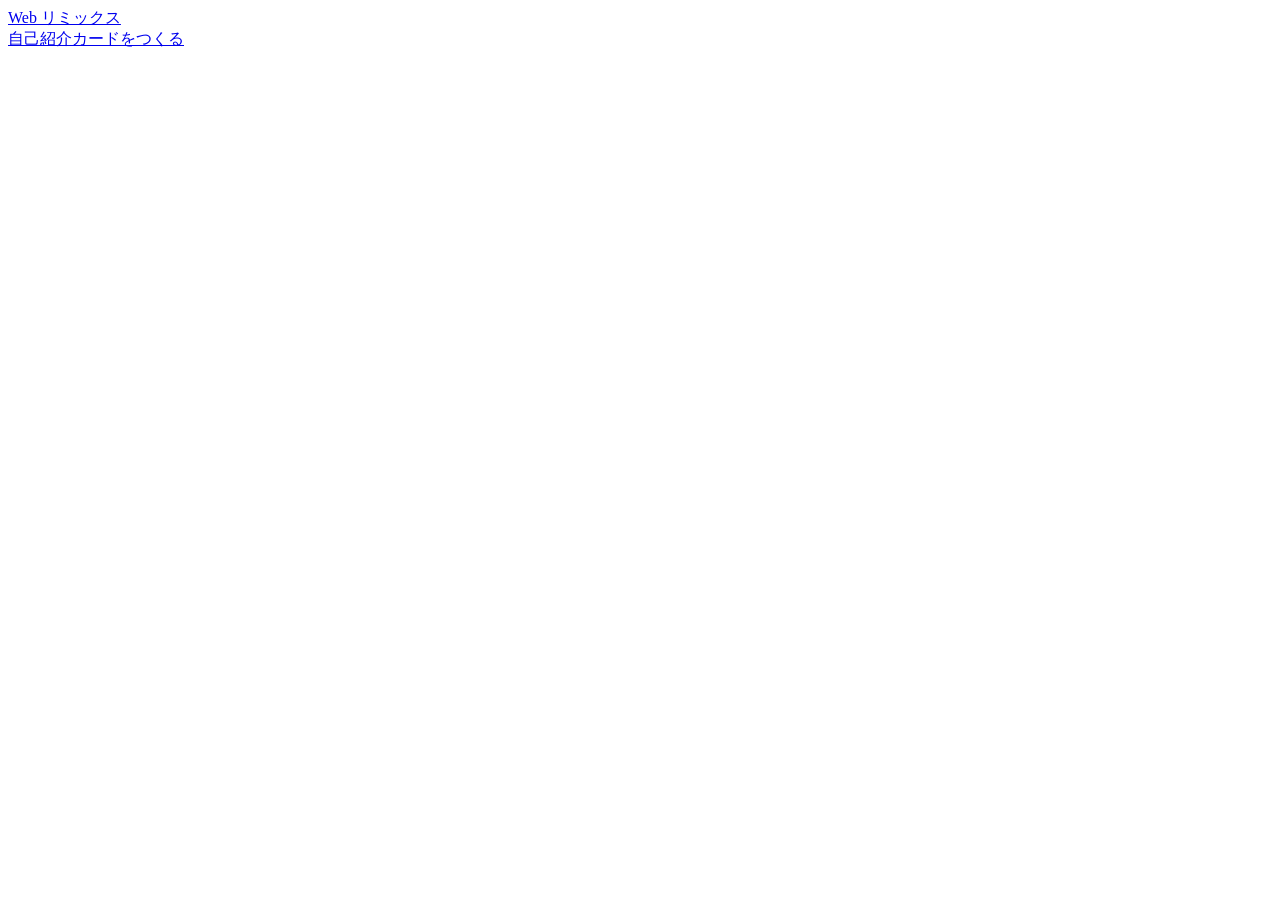
<file: index.html>
<!doctype html>
<html lang="ja">
<head>
<meta charset="utf-8">
<meta name="viewport" content="width=device-width, initial-scale=1">
<title>教材</title>
</head>
<body>
<a href="web-remix/">Web リミックス</a>
<br>
<a href="profile-card/">自己紹介カードをつくる</a>
</body>
</html>
</file>
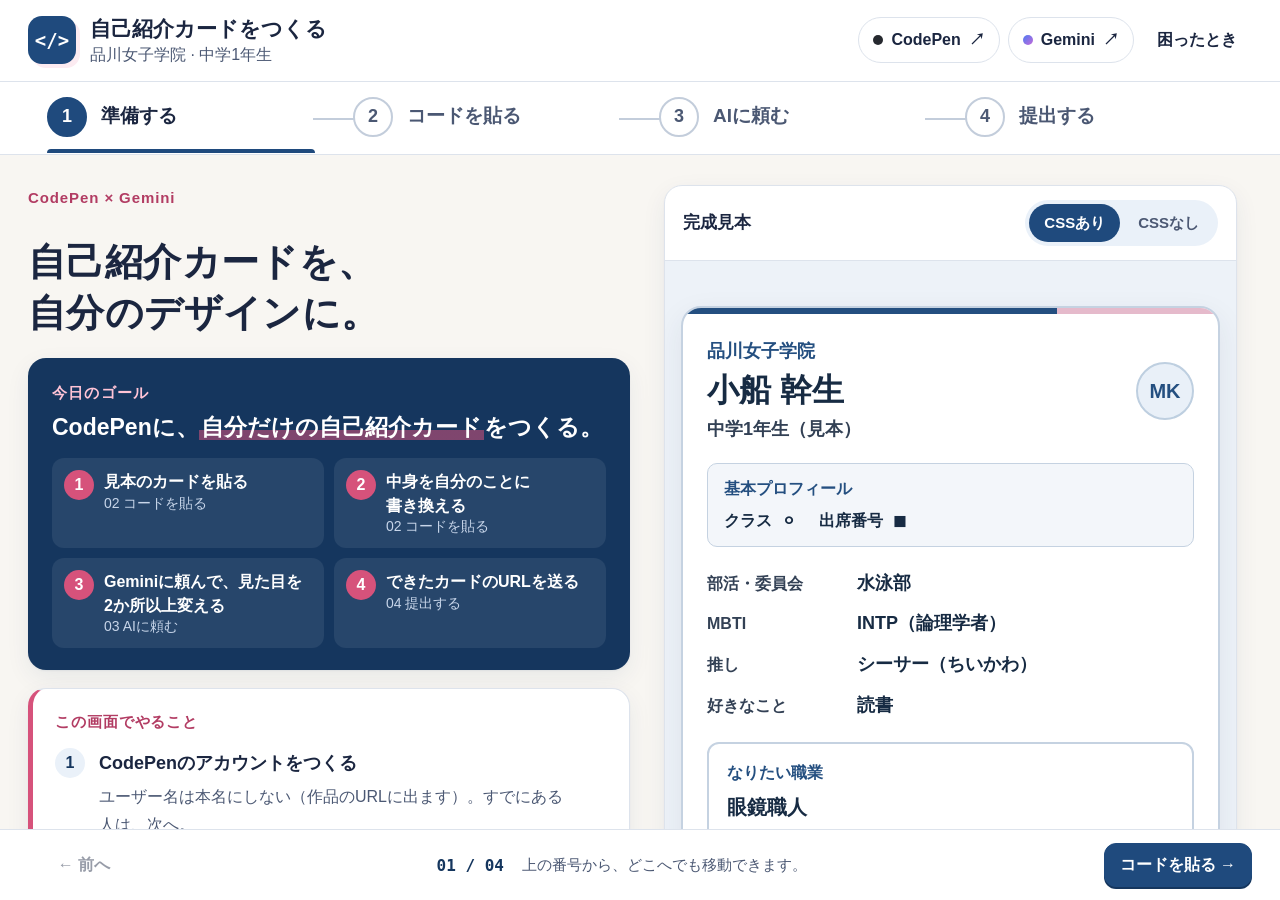
<file: profile-card/index.html>
<!doctype html>
<html lang="ja">
<head>
<meta charset="utf-8"><meta name="viewport" content="width=device-width,initial-scale=1">
<meta name="robots" content="noindex">
<meta name="description" content="品川女子学院 中学1年生のための、CodePenとGeminiでつくる自己紹介カード。編集の手順をたどる体験ガイド。">
<title>自己紹介カードをつくる｜品川女子学院</title>
<link rel="icon" href="data:image/svg+xml,%3Csvg xmlns=%22http://www.w3.org/2000/svg%22 viewBox=%220 0 32 32%22%3E%3Crect width=%2232%22 height=%2232%22 rx=%228%22 fill=%22%231f4a7d%22/%3E%3Cpath d=%22M12 10l-6 6 6 6M20 10l6 6-6 6%22 stroke=%22white%22 stroke-width=%223%22 fill=%22none%22 stroke-linecap=%22round%22 stroke-linejoin=%22round%22/%3E%3C/svg%3E">
<link rel="stylesheet" href="app.css?v=8">
</head>
<body>
<header class="site-header">
  <a href="#step-1" class="brand" aria-label="はじめの画面へ"><span class="brand-mark" aria-hidden="true">&lt;/&gt;</span><span><b>自己紹介カードをつくる</b><small>品川女子学院 · 中学1年生</small></span></a>
  <div class="header-actions"><a href="https://codepen.io/pen/" target="_blank" rel="noopener noreferrer" class="tool-link"><span class="tool-dot pen" aria-hidden="true"></span>CodePen <span aria-hidden="true">↗</span></a><a href="https://gemini.google.com/" target="_blank" rel="noopener noreferrer" class="tool-link"><span class="tool-dot ai" aria-hidden="true"></span>Gemini <span aria-hidden="true">↗</span></a><button class="quiet" id="help-open">困ったとき</button></div>
</header>
<nav class="steps" aria-label="授業の流れ">
<button data-step="0"><span class="step-dot">1</span><span class="step-text"><b>準備する</b></span></button>
<button data-step="1"><span class="step-dot">2</span><span class="step-text"><b>コードを貼る</b></span></button>
<button data-step="2"><span class="step-dot">3</span><span class="step-text"><b>AIに頼む</b></span></button>
<button data-step="3"><span class="step-dot">4</span><span class="step-text"><b>提出する</b></span></button>
</nav>
<main id="main">

<section class="stage" data-panel="0" aria-labelledby="title-0">
 <div class="two-col intro-grid">
  <div class="intro-copy">
   <p class="eyebrow">CodePen × Gemini</p>
   <h1 id="title-0" tabindex="-1">自己紹介カードを、<br>自分のデザインに。</h1>
   <div class="goal-card">
    <p class="goal-label">今日のゴール</p>
    <p class="goal-text">CodePenに、<mark>自分だけの自己紹介カード</mark>をつくる。</p>
    <ol class="mission-list">
     <li><span class="mission-no">1</span><span><b>見本のカードを貼る</b><small>02 コードを貼る</small></span></li>
     <li><span class="mission-no">2</span><span><b>中身を自分のことに書き換える</b><small>02 コードを貼る</small></span></li>
     <li><span class="mission-no">3</span><span><b>Geminiに頼んで、見た目を2か所以上変える</b><small>03 AIに頼む</small></span></li>
     <li><span class="mission-no">4</span><span><b>できたカードのURLを送る</b><small>04 提出する</small></span></li>
    </ol>
   </div>
   <div class="todo-card">
    <p class="todo-title">この画面でやること</p>
    <ol class="guide-list">
     <li><b>CodePenのアカウントをつくる</b><small>ユーザー名は本名にしない（作品のURLに出ます）。すでにある人は、次へ。</small><a id="signup-link" class="primary signup-button" href="https://codepen.io/accounts/signup/user/free" target="_blank" rel="noopener noreferrer">CodePenのアカウントを作成しよう <span aria-hidden="true">↗</span></a></li>
     <li><b>CodePenで、新しいPenを開く</b><small>「HTML」「CSS」「JS」の3つの欄がある画面になればOK。</small><a class="secondary compact" href="https://codepen.io/pen/" target="_blank" rel="noopener noreferrer">CodePenを開く <span aria-hidden="true">↗</span></a></li>
     <li><b>右の見本で「CSSあり／なし」を切り替える</b><small>内容は同じ。見た目だけが変わるのを確かめる。</small></li>
    </ol>
   </div>
   <div class="concepts"><div><b>HTML</b><span>何を書くか</span></div><div><b>CSS</b><span>どう見せるか</span></div></div>
   <p class="safe-note">名前はイニシャルや仮の名前でOK。本名・顔写真・住所は書かない。</p>
   <button class="primary" data-go="1">コードを貼る <span aria-hidden="true">→</span></button>
  </div>
  <div class="preview-block sticky"><div class="block-heading"><span>完成見本</span><div class="segmented" aria-label="見本のCSS"><button id="styled-on" aria-pressed="true">CSSあり</button><button id="styled-off" aria-pressed="false">CSSなし</button></div></div><iframe id="intro-preview" title="自己紹介カードの完成見本" sandbox=""></iframe><p class="caption" id="style-caption">内容は同じ。CSSが色・文字の大きさ・配置を決めています。</p></div>
 </div>
</section>

<section class="stage" data-panel="1" aria-labelledby="title-1" hidden>
 <div class="stage-title"><div><p class="eyebrow">02 / コードを貼る</p><h1 id="title-1" tabindex="-1">2つのコードを、2つの欄へ。</h1><p class="stage-lead">貼って見本と同じになったら、中身を自分のことに書き換える。</p></div><a href="https://codepen.io/pen/" target="_blank" rel="noopener noreferrer" class="primary">CodePenを開く ↗</a></div>
 <ol class="guide-steps">
  <li><span>1</span><b>HTMLをコピーして、CodePenのHTML欄へ</b></li>
  <li><span>2</span><b>CSSをコピーして、CodePenのCSS欄へ</b></li>
  <li><span>3</span><b>下の「こうなればOK」と同じ見た目か確かめる</b></li>
  <li><span>4</span><b>中身を自分のことに書き換える</b></li>
 </ol>
 <div class="two-col code-pair">
  <div class="code-card"><div class="code-head"><span class="code-name"><span class="code-no">1</span>HTML <small>内容</small></span><button class="primary compact" data-copy-starter="html">HTMLをコピー</button></div><p class="code-hint">CodePenの「HTML」欄へ、全部貼り付ける。</p><textarea id="starter-html" class="code-text" readonly spellcheck="false" aria-label="コピー用HTMLコード"></textarea><div class="code-footer"><span data-copy-state="html">まだコピーしていません</span><button class="text-button" data-select-starter="html">全文を選択</button></div></div>
  <div class="code-card"><div class="code-head"><span class="code-name"><span class="code-no">2</span>CSS <small>見た目</small></span><button class="primary compact" data-copy-starter="css">CSSをコピー</button></div><p class="code-hint">CodePenの「CSS」欄へ、全部貼り付ける。</p><textarea id="starter-css" class="code-text" readonly spellcheck="false" aria-label="コピー用CSSコード"></textarea><div class="code-footer"><span data-copy-state="css">まだコピーしていません</span><button class="text-button" data-select-starter="css">全文を選択</button></div></div>
 </div>
 <div class="two-col check-grid">
  <div class="preview-block"><div class="block-heading"><span><span class="code-no">3</span>こうなればOK</span><span class="sub-label">内容は編集用の見本</span></div><iframe id="copy-preview" title="貼り付け後の完成見本" sandbox=""></iframe><p class="caption">HTMLは内容、CSSは見た目。コメントの「ここを変える」を目印にしよう。</p></div>
  <div class="rewrite-card">
   <p class="mini-label"><span class="code-no">4</span>書き換えるところ（HTML欄）</p>
   <h2>「ここを変える」の、次の行の文字だけを書き換える。</h2>
   <p class="muted">タグ（<code>&lt;h1&gt;</code> など）や記号は消さない。変えるのは、タグにはさまれた文字だけ。</p>
   <ul class="field-chips" aria-label="書き換える項目">
    <li>名前<small>イニシャル・仮の名前</small></li><li>アイコンの文字<small>2文字くらい</small></li><li>クラス</li><li>出席番号</li><li>部活・委員会</li><li>MBTI</li><li>推し</li><li>好きなこと</li><li>なりたい職業</li><li>最近のひとこと</li>
   </ul>
   <p class="small muted">項目名（「推し」など）も、自分の好きな話題に変えてよい。</p>
   <details class="inline-help"><summary>貼る場所がわからない／画面が違う</summary><p>「HTML」「CSS」「JS」の3つの欄がある画面を使います。上の「CodePenを開く」から開き直してください。HTMLとCSSをそれぞれ同じ名前の欄に貼り、JSは空のままで進めます。新しい画面の「index.html」が表示されたら、先生と一緒に確認しましょう。</p></details>
  </div>
 </div>
</section>

<section class="stage" data-panel="2" aria-labelledby="title-2" hidden>
 <div class="stage-title"><div><p class="eyebrow">03 / AIに頼む</p><h1 id="title-2" tabindex="-1">変えたい場所を、言葉で伝える。</h1><p class="stage-lead"><b>ミッション：</b>Geminiに頼んで、見た目を<b>2か所以上</b>変える。1回に、1つの変更から。</p></div></div>
 <div class="two-col prompt-grid">
  <div>
   <label for="change-request" class="field-label"><span class="code-no">1</span>どこを、どう変えたい？</label>
   <p class="field-help">ここに書くと、右にGeminiへ送る指示文ができあがります。カードのコードも自動で入ります。</p>
   <textarea id="change-request" class="request-input" placeholder="例：カードの背景を薄い水色にして。文字の色は読みやすい濃い紺にして。"></textarea>
   <div class="example-label">例から考える <small>クリックで入力</small></div>
   <div class="example-buttons"><button data-example="color">色を変える</button><button data-example="space">余白を広げる</button><button data-example="shape">角を丸くする</button><button data-example="layout">配置を変える</button></div>
   <p class="small muted">例を選んだら、色や場所を自分の好みに書き換えてみよう。</p>
   <div class="soft-note"><b>「おしゃれに」から、もう一歩。</b><p>「背景は白、見出しは紺。余白を広くして、すっきり見せて」のように、<b>どこを</b>・<b>どう</b>を入れて伝えると、確かめやすい。</p></div>
  </div>
  <div class="prompt-card">
   <div class="block-heading"><span><span class="code-no">2</span>Geminiに送る指示文</span><span id="source-state" class="sub-label">見本のコードを使用</span></div>
   <textarea id="generated-prompt" readonly class="prompt-output" aria-label="Geminiに送る指示文の全文"></textarea>
   <div class="row prompt-actions"><button id="copy-prompt" class="primary">コードと指示文をコピー</button><a href="https://gemini.google.com/" target="_blank" rel="noopener noreferrer" class="secondary">Geminiへ ↗</a></div>
   <ol class="after-list">
    <li>Geminiの入力欄に貼り付けて、送信する。</li>
    <li data-reply="css">返ってきたCSSを、CodePenのCSS欄に<b>丸ごと置き換える。</b>HTML欄はさわらない（書き換えた名前や文章がそのまま残る）。</li>
    <li data-reply="both" hidden>返ってきたHTMLとCSSを、CodePenのそれぞれの欄に<b>丸ごと置き換える。</b></li>
    <li>2回目からは、同じGeminiの会話に<b>頼みたいことだけ</b>を書いて送ればOK。</li>
   </ol>
  </div>
 </div>
 <details class="option-box" id="current-option"><summary>必要なときだけ：項目を足す・CodePenのいまのコードを使う</summary>
  <p class="muted">ふだんは見本のコードで指示文を作り、GeminiにはCSSだけを返してもらいます。項目を足すなどHTMLも変えたいとき、新しいGeminiの会話で続きを頼むとき、返事がうまくいかないときは、CodePenのいまのHTMLとCSSを<b>両方</b>ここに貼ってください。指示文がそのコードを使い、HTMLとCSSの両方を返してもらう形に変わります。</p>
  <div class="two-col current-pair">
   <div class="current-card"><label class="current-head" for="current-html"><span class="code-name">HTML <small>CodePenのHTML欄から</small></span><span class="paste-state" data-paste-state="html">未入力</span></label><textarea id="current-html" class="code-text current-code" spellcheck="false" placeholder="CodePenのHTML欄をクリック → 全部選択（⌘＋A）→ コピー（⌘＋C）→ ここに貼る"></textarea></div>
   <div class="current-card"><label class="current-head" for="current-css"><span class="code-name">CSS <small>CodePenのCSS欄から</small></span><span class="paste-state" data-paste-state="css">未入力</span></label><textarea id="current-css" class="code-text current-code" spellcheck="false" placeholder="CodePenのCSS欄をクリック → 全部選択（⌘＋A）→ コピー（⌘＋C）→ ここに貼る"></textarea></div>
  </div>
  <div class="row"><button id="use-starter" class="text-button">見本のコードに戻す</button></div>
 </details>
</section>

<section class="stage" data-panel="3" aria-labelledby="title-3" hidden>
 <div class="stage-title"><div><p class="eyebrow">04 / 提出する</p><h1 id="title-3" tabindex="-1">できたカードを送る。</h1></div></div>
 <ol class="guide-steps submit-steps">
  <li><span>1</span><div><b>CodePenの右上の「Save」を押す。</b><small>アカウントに入っていないと保存できません。右上に「Log In」が出ていたら、先にログインします。</small></div></li>
  <li><span>2</span><div><b>アドレス欄のURLをコピーする。</b><small>保存すると、URLが codepen.io/ユーザー名/pen/英数字 の形に変わります。アドレス欄をクリック → ⌘＋C。</small></div></li>
  <li><span>3</span><div><b>下の欄に貼り、クラスと名前を入れて送る。</b></div></li>
 </ol>
 <div class="two-col submit-grid">
  <form class="submit-card" id="submit-form" novalidate>
   <label class="field-label" for="submit-url"><span class="code-no">1</span>PenのURL</label>
   <input id="submit-url" class="text-input" type="url" inputmode="url" autocomplete="off" autocapitalize="off" spellcheck="false" placeholder="https://codepen.io/ユーザー名/pen/……">
   <p id="url-check" class="field-check" aria-live="polite"></p>
   <fieldset class="class-field"><legend class="field-label"><span class="code-no">2</span>クラス</legend>
    <div class="class-options">
     <label><input type="radio" name="submit-class" value="A"><span>A組</span></label><label><input type="radio" name="submit-class" value="B"><span>B組</span></label><label><input type="radio" name="submit-class" value="C"><span>C組</span></label><label><input type="radio" name="submit-class" value="D"><span>D組</span></label><label><input type="radio" name="submit-class" value="E"><span>E組</span></label><label><input type="radio" name="submit-class" value="F"><span>F組</span></label>
    </div>
   </fieldset>
   <label class="field-label" for="submit-nick"><span class="code-no">3</span>名前</label>
   <p class="field-help">本名を書きます。</p>
   <input id="submit-nick" class="text-input" type="text" maxlength="12" autocomplete="off" spellcheck="false" placeholder="例：山田 花子">
   <div class="row"><button type="submit" id="submit-send" class="primary">送る</button></div>
   <p id="submit-status" class="submit-status" role="status" aria-live="polite"></p>
  </form>
  <div class="sent-card">
   <p class="mini-label">送った記録</p>
   <p class="small muted">このブラウザにだけ残ります。</p>
   <ol id="sent-list" class="sent-list"></ol>
   <p id="sent-empty" class="small muted">まだ送っていません。</p>
  </div>
 </div>
</section>

</main>
<footer class="lesson-footer"><button id="previous" class="quiet">← 前へ</button><div><span id="footer-step">01 / 04</span><span class="footer-note">上の番号から、どこへでも移動できます。</span></div><button id="next" class="primary compact">コードを貼る →</button></footer>
<div id="toast" role="status" aria-live="polite"></div>
<dialog id="help-dialog"><div class="dialog-heading"><h2>困ったとき</h2><button class="icon-button" data-close aria-label="閉じる">閉じる ×</button></div><div class="dialog-content"><details open><summary>CodePen・Geminiが開けない</summary><p>学校で使うアカウントか確認して、先生に知らせましょう。CodePenの登録は冒頭のボタンから、先生の説明に沿って進めます。Geminiが使えないときは、先生の画面を見て変更を試します。</p></details><details><summary>コピーできない</summary><p>コード欄や指示文の中をクリックし、Macは⌘＋A → ⌘＋C、WindowsはCtrl＋A → Ctrl＋C。コピー先では⌘／Ctrl＋Vで貼り付けます。</p></details><details><summary>カードのデザインが表示されない</summary><p>HTMLだけでなく、CSSも「CSS」欄に貼ったか確認します。HTMLとCSSを逆に貼っていないかも見てみましょう。</p></details><details><summary>最初の見本からやり直したい</summary><p>「02 コードを貼る」から見本のHTMLとCSSをもう一度コピーできます。CodePenのいまの内容は置き換わるので、残したいものは先に保存してください。</p><button class="secondary" data-reset-start>見本のコードへ</button></details><details><summary>提出できない</summary><p>URLが codepen.io/pen/ のままなら、まだ保存されていません。右上の「Save」を押します。Saveが押せないときは、ログインしているかを確かめます。</p></details><details><summary>貼ったコードを取り出したい</summary><p>「03 AIに頼む」の「必要なときだけ」の欄に最後に貼ったコードを取り出せます。CodePenでその後に変更した内容は、ここには自動では戻りません。</p><button class="secondary" id="help-backup">控えてあるコードを見る</button></details></div></dialog>
<dialog id="backup-dialog"><div class="dialog-heading"><h2>貼ったコードの控え</h2><button class="icon-button" data-close>閉じる ×</button></div><div class="dialog-content"><p id="backup-status"></p><div class="row"><button data-backup="html" class="secondary">HTMLをコピー</button><button data-backup="css" class="secondary">CSSをコピー</button><button id="download-backup" class="secondary">コードを保存</button></div><label class="field-label" for="backup-code">取り出すコード</label><textarea id="backup-code" readonly class="code-text" aria-label="控えたコード"></textarea><p class="small muted">CodePen側のコードは自動で変更されません。必要な欄に自分で貼り戻します。</p></div></dialog>
<script src="starter.js?v=4"></script><script src="app.js?v=8"></script>
</body></html>
</file>
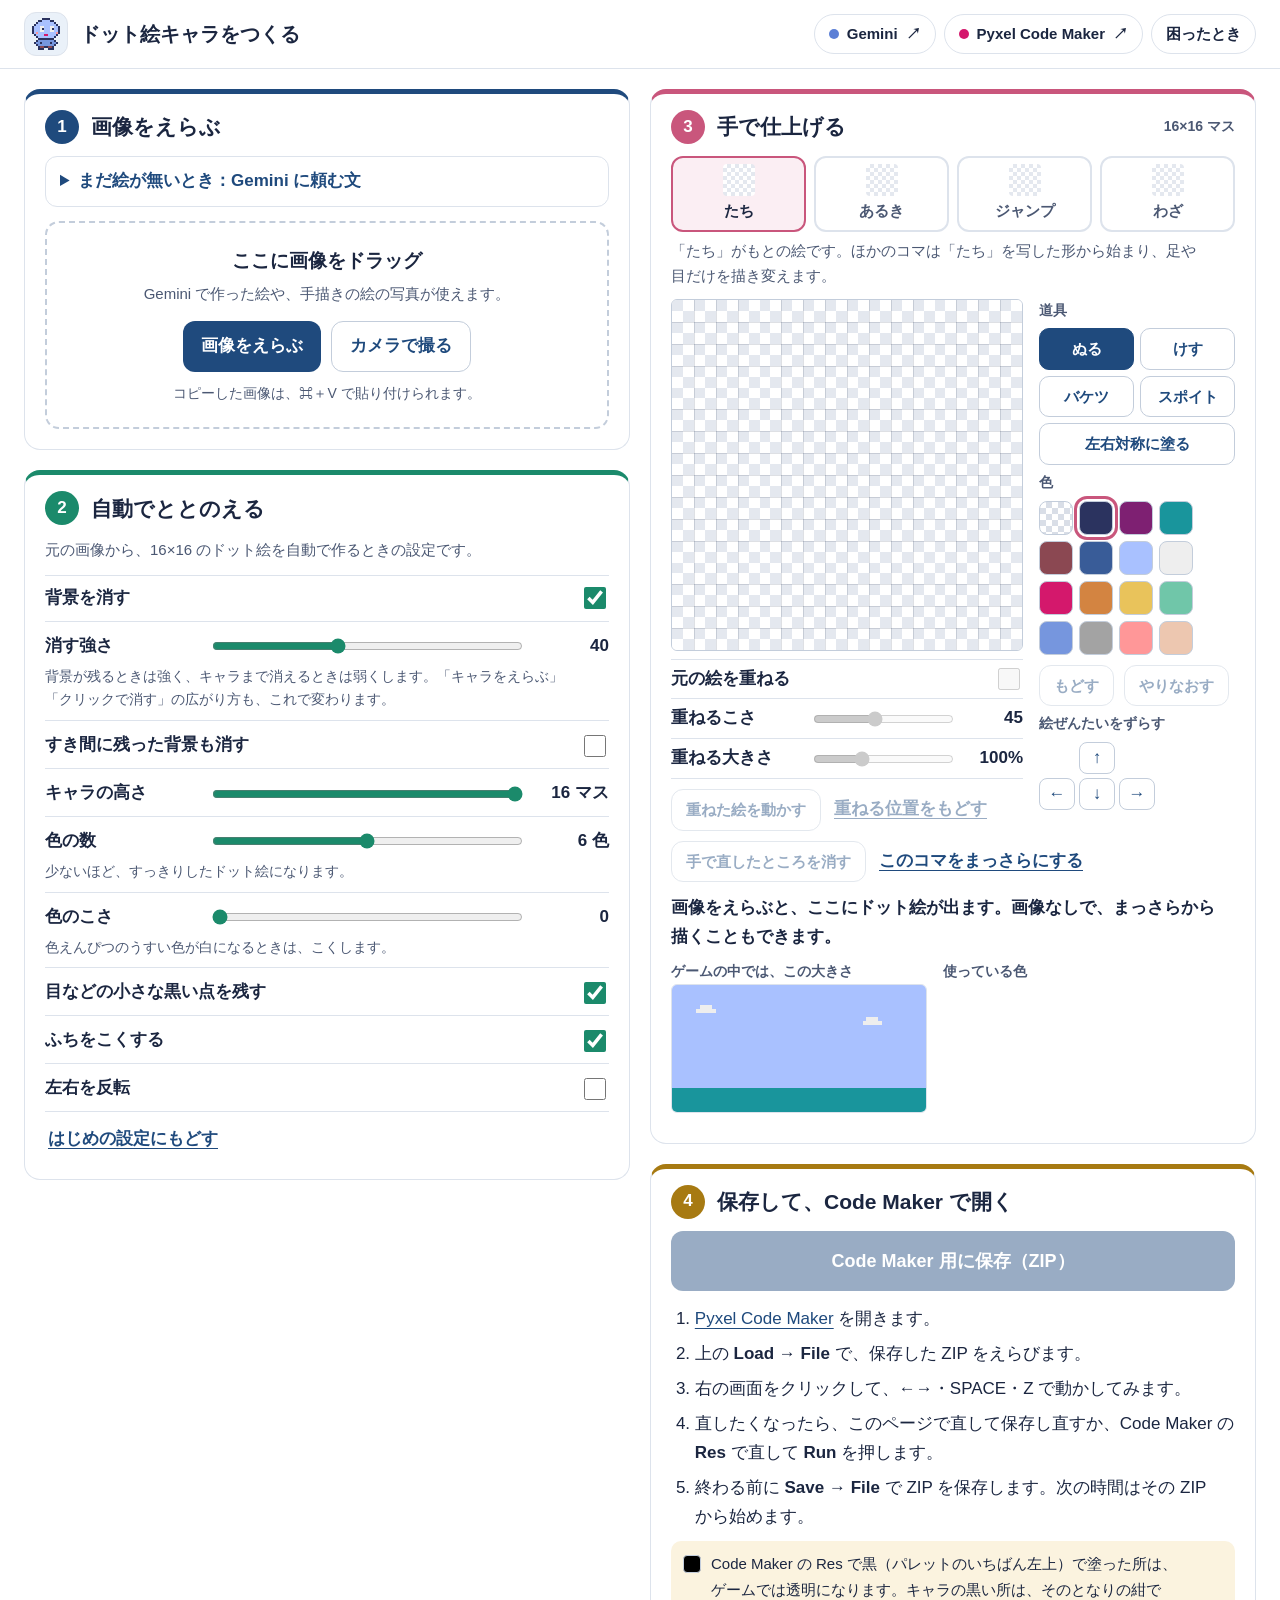
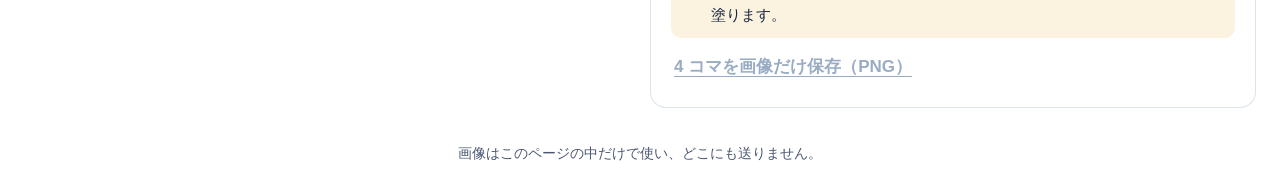
<file: pyxel-chara/index.html>
<!doctype html>
<html lang="ja">
<head>
<meta charset="utf-8"><meta name="viewport" content="width=device-width,initial-scale=1">
<meta name="robots" content="noindex">
<meta name="description" content="品川女子学院 中学1年生のための、画像から Pyxel のドット絵キャラ（16×16）をつくるページ。">
<title>ドット絵キャラをつくる｜品川女子学院</title>
<link rel="icon" href="data:image/svg+xml,%3Csvg xmlns=%22http://www.w3.org/2000/svg%22 viewBox=%220 0 16 16%22 shape-rendering=%22crispEdges%22%3E%3Crect width=%2216%22 height=%2216%22 rx=%223%22 fill=%22%231f4a7d%22/%3E%3Cpath fill=%22%23a9c1ff%22 d=%22M5 3h6v1h1v5h-1v1H5V9H4V4h1z%22/%3E%3Cpath fill=%22%23fff%22 d=%22M6 5h1v2H6zM9 5h1v2H9z%22/%3E%3Cpath fill=%22%23ff9798%22 d=%22M5 11h6v2H5z%22/%3E%3C/svg%3E">
<link rel="stylesheet" href="app.css?v=1">
</head>
<body>
<header class="site-header">
  <div class="brand"><span class="brand-mark" aria-hidden="true"><canvas id="brand-sprite" width="16" height="16"></canvas></span><span><b>ドット絵キャラをつくる</b></span></div>
  <div class="header-actions">
    <a href="https://gemini.google.com/" target="_blank" rel="noopener noreferrer" class="tool-link"><span class="tool-dot ai" aria-hidden="true"></span>Gemini <span aria-hidden="true">↗</span></a>
    <a href="https://kitao.github.io/pyxel/web/code-maker/" target="_blank" rel="noopener noreferrer" class="tool-link"><span class="tool-dot pyxel" aria-hidden="true"></span>Pyxel Code Maker <span aria-hidden="true">↗</span></a>
    <button class="quiet" id="help-open" type="button">困ったとき</button>
  </div>
</header>

<main id="main" class="layout">
 <div class="col">
  <section class="card step-1" aria-labelledby="h-1">
   <div class="card-head"><span class="step-no">1</span><h2 id="h-1">画像をえらぶ</h2></div>
   <details class="prompt-box" id="prompt-box">
    <summary>まだ絵が無いとき：Gemini に頼む文</summary>
    <div class="prompt-body">
     <label class="field-label" for="chara-idea">どんなキャラ？</label>
     <input id="chara-idea" type="text" placeholder="例：ヘッドホンをつけたペンギン。色は水色とオレンジ" autocomplete="off">
     <div class="row-actions">
      <button class="primary compact" id="copy-prompt-text" type="button">頼む文をコピー</button>
      <button class="secondary compact" id="copy-prompt-image" type="button">手描きの絵を付けて頼む文をコピー</button>
     </div>
     <p class="copy-state" id="copy-state" role="status" aria-live="polite"></p>
     <textarea id="prompt-preview" class="prompt-preview" readonly rows="8" aria-label="Gemini に頼む文"></textarea>
     <p class="small muted">アニメやゲームにすでにいるキャラは頼みません。自分で考えたキャラにします。できた絵は、ダウンロードしてから下でえらびます。</p>
    </div>
   </details>
   <div id="dropzone" class="dropzone">
    <p class="drop-title">ここに画像をドラッグ</p>
    <p class="drop-sub">Gemini で作った絵や、手描きの絵の写真が使えます。</p>
    <div class="drop-actions">
     <label class="primary file-button">画像をえらぶ<input id="file-input" type="file" accept="image/*"></label>
     <button class="secondary" id="camera-open" type="button">カメラで撮る</button>
    </div>
    <p class="drop-note">コピーした画像は、⌘＋V で貼り付けられます。</p>
   </div>
   <div id="source-area" class="source-area" hidden>
    <div class="tool-bar" role="group" aria-label="元の画像の上でマウスを使う道具">
     <button type="button" class="tool" data-tool="crop" aria-pressed="true">範囲を囲む</button>
     <button type="button" class="tool" data-tool="select" aria-pressed="false">キャラをえらぶ</button>
     <button type="button" class="tool" data-tool="erase" aria-pressed="false">クリックで消す</button>
    </div>
    <div class="source-frame"><canvas id="source-canvas" aria-label="元の画像。マウスで使う範囲を囲む・キャラをえらぶ・消したい所をクリックできます"></canvas></div>
    <p class="caption"><span>市松模様の所は、背景として消える所です。</span><span id="tool-caption">絵の上をドラッグして囲むと、使う範囲を変えられます。</span></p>
    <div class="row-actions">
     <button class="secondary compact" id="mark-undo" type="button" disabled>クリックを 1 つもどす</button>
     <button class="secondary compact" id="crop-reset" type="button">範囲を全体にもどす</button>
     <button class="text-button" id="source-clear" type="button">別の画像にする</button>
    </div>
   </div>
  </section>

  <section class="card step-2" aria-labelledby="h-2">
   <div class="card-head"><span class="step-no">2</span><h2 id="h-2">自動でととのえる</h2></div>
   <p class="small muted">元の画像から、16×16 のドット絵を自動で作るときの設定です。</p>
   <div class="controls" id="controls">
    <div class="control switch-row"><label for="opt-removeBg">背景を消す</label><input id="opt-removeBg" type="checkbox" checked></div>
    <div class="control slider-row"><label for="opt-tolerance">消す強さ</label><input id="opt-tolerance" type="range" min="0" max="100" step="1" value="40"><output id="out-tolerance" for="opt-tolerance">40</output><p class="hint">背景が残るときは強く、キャラまで消えるときは弱くします。「キャラをえらぶ」「クリックで消す」の広がり方も、これで変わります。</p></div>
    <div class="control switch-row"><label for="opt-removeHoles">すき間に残った背景も消す</label><input id="opt-removeHoles" type="checkbox"></div>
    <div class="control slider-row"><label for="opt-height">キャラの高さ</label><input id="opt-height" type="range" min="8" max="16" step="1" value="16"><output id="out-height" for="opt-height">16 マス</output></div>
    <div class="control slider-row"><label for="opt-colors">色の数</label><input id="opt-colors" type="range" min="2" max="10" step="1" value="6"><output id="out-colors" for="opt-colors">6 色</output><p class="hint">少ないほど、すっきりしたドット絵になります。</p></div>
    <div class="control slider-row"><label for="opt-vivid">色のこさ</label><input id="opt-vivid" type="range" min="0" max="100" step="1" value="0"><output id="out-vivid" for="opt-vivid">0</output><p class="hint">色えんぴつのうすい色が白になるときは、こくします。</p></div>
    <div class="control switch-row"><label for="opt-features">目などの小さな黒い点を残す</label><input id="opt-features" type="checkbox" checked></div>
    <div class="control switch-row"><label for="opt-outline">ふちをこくする</label><input id="opt-outline" type="checkbox" checked></div>
    <div class="control switch-row"><label for="opt-flip">左右を反転</label><input id="opt-flip" type="checkbox"></div>
    <button class="text-button" id="opts-reset" type="button">はじめの設定にもどす</button>
   </div>
   <p class="note small" id="manual-note" hidden>手で塗ったマスは、ここの設定を変えてもそのまま残ります。3 の「手で直したところを消す」で、自動の結果にもどります。</p>
  </section>
 </div>

 <div class="col">
  <section class="card step-3" aria-labelledby="h-3">
   <div class="card-head"><span class="step-no">3</span><h2 id="h-3">手で仕上げる</h2><span class="sub-label">16×16 マス</span></div>
   <div class="frame-tabs" role="tablist" aria-label="4 つのコマ">
    <button type="button" class="frame-tab" role="tab" data-frame="0" aria-selected="true"><canvas width="32" height="32"></canvas><span>たち</span></button>
    <button type="button" class="frame-tab" role="tab" data-frame="1" aria-selected="false"><canvas width="32" height="32"></canvas><span>あるき</span></button>
    <button type="button" class="frame-tab" role="tab" data-frame="2" aria-selected="false"><canvas width="32" height="32"></canvas><span>ジャンプ</span></button>
    <button type="button" class="frame-tab" role="tab" data-frame="3" aria-selected="false"><canvas width="32" height="32"></canvas><span>わざ</span></button>
   </div>
   <p class="small muted" id="frame-hint">「たち」がもとの絵です。ほかのコマは「たち」を写した形から始まり、足や目だけを描き変えます。</p>
   <div class="editor">
    <div class="editor-main">
     <canvas id="edit-canvas" width="352" height="352" aria-label="16×16 マスの絵。クリックやドラッグで塗れます"></canvas>
     <div class="overlay-box">
      <div class="control switch-row"><label for="ov-on">元の絵を重ねる</label><input id="ov-on" type="checkbox"></div>
      <div class="control slider-row"><label for="ov-alpha">重ねるこさ</label><input id="ov-alpha" type="range" min="10" max="90" step="5" value="45"><output id="out-ov-alpha" for="ov-alpha">45</output></div>
      <div class="control slider-row"><label for="ov-zoom">重ねる大きさ</label><input id="ov-zoom" type="range" min="50" max="200" step="5" value="100"><output id="out-ov-zoom" for="ov-zoom">100%</output></div>
      <div class="row-actions"><button type="button" class="secondary compact" id="ov-move" aria-pressed="false">重ねた絵を動かす</button><button type="button" class="text-button" id="ov-reset">重ねる位置をもどす</button></div>
     </div>
    </div>
    <div class="editor-side">
     <p class="mini-label">道具</p>
     <div class="pens" role="group" aria-label="塗る道具">
      <button type="button" class="pen" data-pen="paint" aria-pressed="true">ぬる</button>
      <button type="button" class="pen" data-pen="erase" aria-pressed="false">けす</button>
      <button type="button" class="pen" data-pen="fill" aria-pressed="false">バケツ</button>
      <button type="button" class="pen" data-pen="pick" aria-pressed="false">スポイト</button>
     </div>
     <button type="button" class="toggle" id="mirror" aria-pressed="false">左右対称に塗る</button>
     <p class="mini-label">色</p>
     <div class="palette" id="palette" role="group" aria-label="色"></div>
     <div class="row-actions tight"><button type="button" class="secondary compact" id="undo" disabled>もどす</button><button type="button" class="secondary compact" id="redo" disabled>やりなおす</button></div>
     <p class="mini-label">絵ぜんたいをずらす</p>
     <div class="shift-pad" role="group" aria-label="絵ぜんたいを 1 マスずらす">
      <button type="button" data-shift="0,-1" aria-label="上へ">↑</button>
      <button type="button" data-shift="-1,0" aria-label="左へ">←</button>
      <button type="button" data-shift="1,0" aria-label="右へ">→</button>
      <button type="button" data-shift="0,1" aria-label="下へ">↓</button>
     </div>
    </div>
   </div>
   <div class="row-actions">
    <button type="button" class="secondary compact" id="frame-clear">手で直したところを消す</button>
    <button type="button" class="text-button" id="frame-blank">このコマをまっさらにする</button>
   </div>
   <p class="status" id="result-status" role="status" aria-live="polite">画像をえらぶと、ここにドット絵が出ます。画像なしで、まっさらから描くこともできます。</p>
   <div class="preview-row">
    <div><p class="mini-label">ゲームの中では、この大きさ</p><canvas id="game-canvas" width="256" height="128" aria-label="ゲームの画面で、4 つのコマを使って動かした見本"></canvas></div>
    <div><p class="mini-label">使っている色</p><div id="colors-used" class="colors-used"></div></div>
   </div>
  </section>

  <section class="card step-4" aria-labelledby="h-4">
   <div class="card-head"><span class="step-no">4</span><h2 id="h-4">保存して、<wbr>Code Maker で開く</h2></div>
   <button class="primary wide" id="save-zip" type="button" disabled>Code Maker 用に保存（ZIP）</button>
   <ol class="open-steps">
    <li><a href="https://kitao.github.io/pyxel/web/code-maker/" target="_blank" rel="noopener noreferrer">Pyxel Code Maker</a> を開きます。</li>
    <li>上の <b>Load</b> → <b>File</b> で、保存した ZIP をえらびます。</li>
    <li>右の画面をクリックして、←→・SPACE・Z で動かしてみます。</li>
    <li>直したくなったら、このページで直して保存し直すか、Code Maker の <b>Res</b> で直して <b>Run</b> を押します。</li>
    <li>終わる前に <b>Save</b> → <b>File</b> で ZIP を保存します。次の時間はその ZIP から始めます。</li>
   </ol>
   <p class="note"><span class="swatch" style="background:#000"></span>Code Maker の Res で黒（パレットのいちばん左上）で塗った所は、ゲームでは透明になります。キャラの黒い所は、そのとなりの紺で塗ります。</p>
   <button class="text-button" id="save-png" type="button" disabled>4 コマを画像だけ保存（PNG）</button>
  </section>
 </div>
</main>

<footer class="site-footer"><p>画像はこのページの中だけで使い、どこにも送りません。</p></footer>

<dialog id="camera-dialog" aria-labelledby="camera-title">
 <div class="dialog-inner">
  <h2 id="camera-title">カメラで撮る</h2>
  <p class="small muted">絵を描いた紙を、画面いっぱいに映します。影が入らないようにします。</p>
  <video id="camera-video" playsinline muted></video>
  <p class="status" id="camera-status" role="status" aria-live="polite"></p>
  <div class="row-actions"><button class="primary" id="camera-shot" type="button" disabled>撮る</button><button class="secondary" id="camera-close" type="button">やめる</button></div>
 </div>
</dialog>

<dialog id="help-dialog" aria-labelledby="help-title">
 <div class="dialog-inner">
  <h2 id="help-title">困ったとき</h2>
  <dl class="help-list">
   <dt>背景が残る／キャラまで消える</dt><dd>2 の「消す強さ」を動かします。手描きの写真で背景が残るときは、絵の上をドラッグして、使う範囲を絵のまわりだけにします。</dd>
   <dt>白いキャラの背景が消えない／キャラまで消える</dt><dd>1 の「キャラをえらぶ」を押してから、キャラの中をクリックします。クリックしたキャラだけが残り、ほかは消えます。広がりすぎるときは、2 の「消す強さ」を弱くしてから、「クリックを 1 つもどす」でやり直します。</dd>
   <dt>目が出ない・目がつぶれる</dt><dd>2 の「目などの小さな黒い点を残す」を入れます。16×16 では目は 1 マスの点になります。思った所に出ないときは、3 で 1 マス塗ります。</dd>
   <dt>自動でうまくいかない</dt><dd>3 の「元の絵を重ねる」を入れると、元の絵がうすく重なります。それを見ながら、ぬる・けす・バケツで描き直します。「このコマをまっさらにする」を押してから、なぞって描くこともできます。</dd>
   <dt>色が元の絵と違う</dt><dd>Pyxel で使える色は 16 色だけなので、いちばん近い色に置き換わります。うすい色が白になるときは、2 の「色のこさ」を上げます。Code Maker の Res でも塗り直せます。</dd>
   <dt>キャラが小さい・大きい</dt><dd>2 の「キャラの高さ」で変えます。16 マスがいちばん大きい形です。位置は 3 の矢印で 1 マスずつずらせます。</dd>
   <dt>カメラが映らない</dt><dd>ブラウザが「カメラを使いますか」と聞いてきたら、許可します。ほかのアプリがカメラを使っているときは、そちらを閉じます。</dd>
   <dt>iPhone の写真が開けない</dt><dd>HEIC という形の写真は開けないことがあります。「カメラで撮る」を使うか、画面のスクリーンショットを使います。</dd>
   <dt>ZIP を開けない</dt><dd>ZIP をダブルクリックで展開せず、Code Maker の Load → File で、ZIP のままえらびます。</dd>
  </dl>
  <div class="row-actions"><button class="primary" id="help-close" type="button">閉じる</button></div>
 </div>
</dialog>

<script src="convert.js?v=1"></script>
<script src="pyxel-pack.js?v=1"></script>
<script src="app.js?v=1"></script>
</body>
</html>
</file>
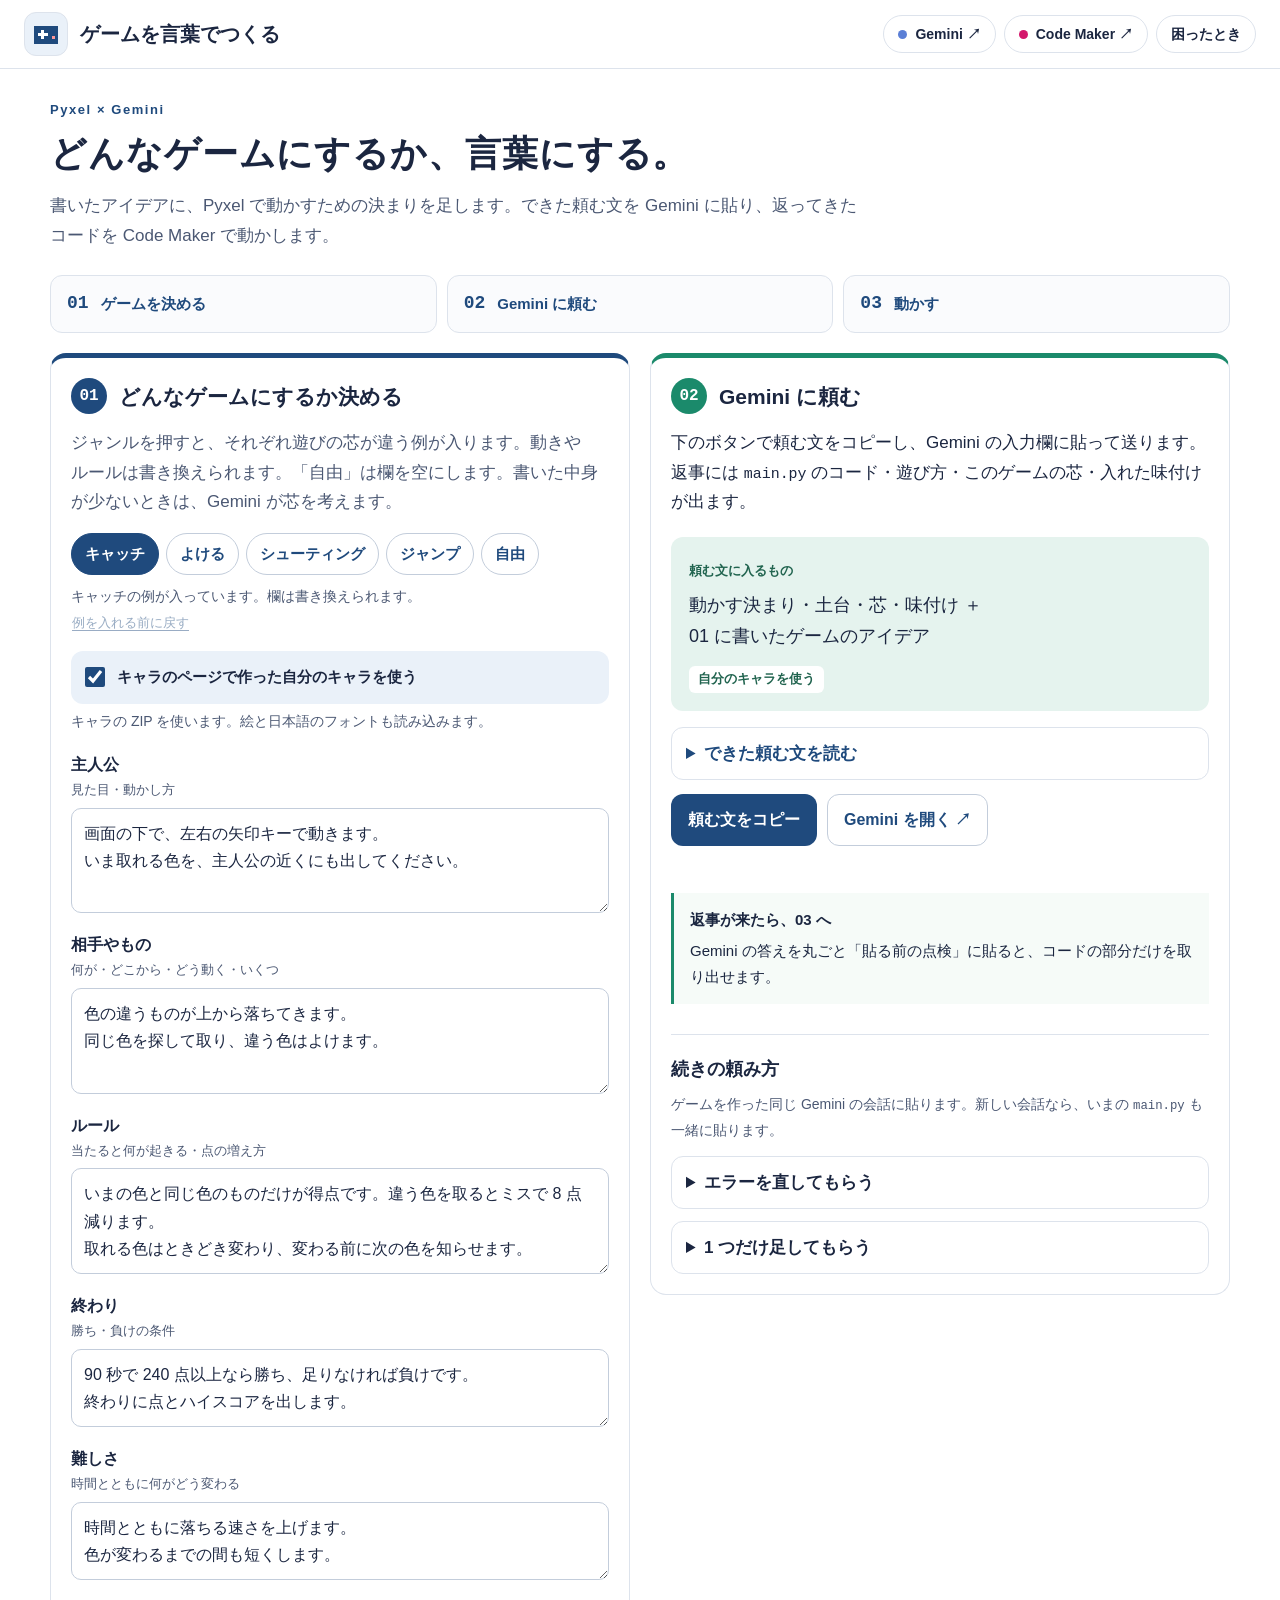
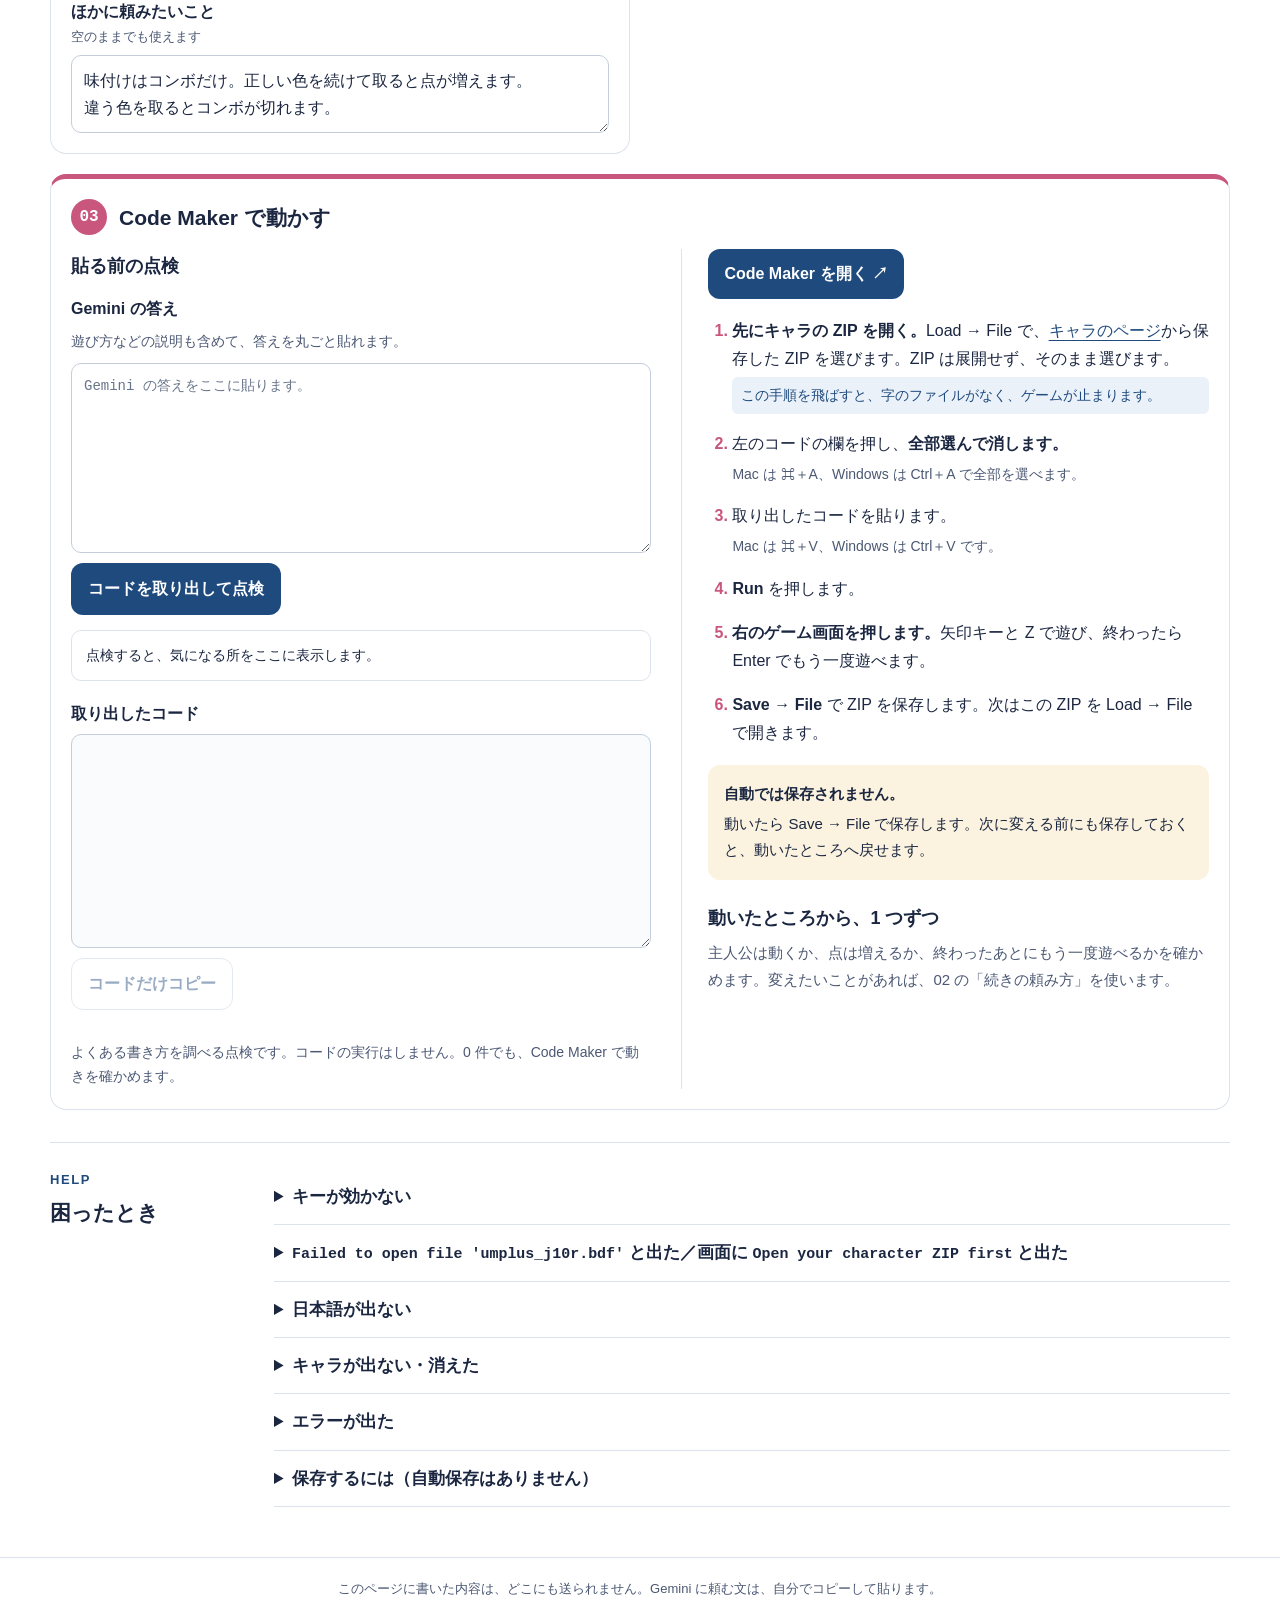
<file: pyxel-game/index.html>
<!doctype html>
<html lang="ja">
<head>
  <meta charset="utf-8">
  <meta name="viewport" content="width=device-width,initial-scale=1">
  <meta name="robots" content="noindex">
  <meta name="description" content="作りたいゲームを言葉にして、Gemini に頼む文を組み立てます。Pyxel Code Maker で動かすためのガイドです。">
  <title>ゲームを言葉でつくる｜Pyxel × Gemini</title>
  <link rel="icon" href="data:image/svg+xml,%3Csvg xmlns='http://www.w3.org/2000/svg' viewBox='0 0 32 32'%3E%3Crect width='32' height='32' rx='8' fill='%231f4a7d'/%3E%3Cpath d='M7 10h18v14H7z' fill='%23eaf1f9'/%3E%3Cpath d='M10 14h7v2h-7zm2-2h3v7h-3zm8 5h3v3h-3z' fill='%231f4a7d'/%3E%3C/svg%3E">
  <link rel="stylesheet" href="app.css">
  <script src="prompt.js" defer></script>
  <script src="checker.js" defer></script>
  <script src="app.js" defer></script>
</head>
<body>
  <a class="skip-link" href="#main">本文へ</a>
  <header class="site-header">
    <a class="brand" href="#main">
      <span class="brand-mark" aria-hidden="true"><svg viewBox="0 0 32 32"><path d="M4 8h24v18H4z" fill="#1f4a7d"/><path d="M8 15h10v3H8zm3-3h3v9h-3z" fill="#fff"/><path d="M22 18h3v3h-3z" fill="#ff9798"/></svg></span>
      <span><b>ゲームを言葉でつくる</b><small id="school-label"></small></span>
    </a>
    <div class="header-actions">
      <a class="tool-link" href="https://gemini.google.com/" target="_blank" rel="noopener noreferrer"><span class="tool-dot ai" aria-hidden="true"></span>Gemini ↗</a>
      <a class="tool-link" href="https://kitao.dev/pyxel/code-maker/" target="_blank" rel="noopener noreferrer"><span class="tool-dot pyxel" aria-hidden="true"></span>Code Maker ↗</a>
      <a class="tool-link" href="#help">困ったとき</a>
    </div>
  </header>
  <main id="main">
    <div class="intro">
      <p class="eyebrow">Pyxel × Gemini</p>
      <h1>どんなゲームにするか、<wbr>言葉にする。</h1>
      <p>書いたアイデアに、Pyxel で動かすための決まりを足します。できた頼む文を Gemini に貼り、返ってきたコードを Code Maker で動かします。</p>
    </div>
    <nav class="steps" aria-label="このページの流れ">
      <a href="#step-1"><span>01</span>ゲームを決める</a>
      <a href="#step-2"><span>02</span>Gemini に頼む</a>
      <a href="#step-3"><span>03</span>動かす</a>
    </nav>
    <div class="layout">
      <section class="card step-1" id="step-1" aria-labelledby="title-1">
        <div class="card-head"><span class="step-no">01</span><h2 id="title-1">どんなゲームにするか決める</h2></div>
        <p class="muted">ジャンルを押すと、それぞれ遊びの芯が違う例が入ります。動きやルールは書き換えられます。「自由」は欄を空にします。書いた中身が少ないときは、Gemini が芯を考えます。</p>
        <div class="genre-chips" role="group" aria-label="ゲームのジャンル">
          <button type="button" data-genre="catch" aria-pressed="true">キャッチ</button>
          <button type="button" data-genre="dodge" aria-pressed="false">よける</button>
          <button type="button" data-genre="shoot" aria-pressed="false">シューティング</button>
          <button type="button" data-genre="jump" aria-pressed="false">ジャンプ</button>
          <button type="button" data-genre="free" aria-pressed="false">自由</button>
        </div>
        <div class="preset-meta"><p id="genre-status" class="small" role="status">キャッチの例が入っています。</p><button type="button" class="text-button" id="undo-genre" disabled>例を入れる前に戻す</button></div>
        <form id="game-form">
          <label class="switch-row" for="use-character"><input type="checkbox" id="use-character" checked><span>キャラのページで作った<br class="mobile-break">自分のキャラを使う</span></label>
          <p id="character-note" class="field-help">キャラの ZIP を使います。絵と日本語のフォントも読み込みます。</p>
          <div class="field"><label for="hero">主人公 <small>見た目・動かし方</small></label><textarea id="hero" rows="3"></textarea></div>
          <div class="field"><label for="objects">相手やもの <small>何が・どこから・どう動く・いくつ</small></label><textarea id="objects" rows="3"></textarea></div>
          <div class="field"><label for="rules">ルール <small>当たると何が起きる・点の増え方</small></label><textarea id="rules" rows="3"></textarea></div>
          <div class="field"><label for="ending">終わり <small>勝ち・負けの条件</small></label><textarea id="ending" rows="2"></textarea></div>
          <div class="field"><label for="difficulty">難しさ <small>時間とともに何がどう変わる</small></label><textarea id="difficulty" rows="2"></textarea></div>
          <div class="field"><label for="extra">ほかに頼みたいこと <small>空のままでも使えます</small></label><textarea id="extra" rows="2" placeholder="例：夕焼けの空と雲を背景にしてください。"></textarea></div>
        </form>
      </section>
      <section class="card step-2" id="step-2" aria-labelledby="title-2">
        <div class="card-head"><span class="step-no">02</span><h2 id="title-2">Gemini に頼む</h2></div>
        <p>下のボタンで頼む文をコピーし、Gemini の入力欄に貼って送ります。返事には <code>main.py</code> のコード・遊び方・このゲームの芯・入れた味付けが出ます。</p>
        <div class="prompt-summary"><span class="mini-label">頼む文に入るもの</span><p>動かす決まり・土台・芯・味付け ＋<br>01 に書いたゲームのアイデア</p><span class="mode-label" id="mode-label">自分のキャラを使う</span></div>
        <details id="prompt-details" class="prompt-box"><summary>できた頼む文を読む</summary><pre id="prompt-preview" class="prompt-preview" tabindex="0" aria-label="Gemini に頼む文の全文"></pre></details>
        <div class="row-actions"><button type="button" class="primary" id="copy-prompt">頼む文をコピー</button><a class="secondary" href="https://gemini.google.com/" target="_blank" rel="noopener noreferrer">Gemini を開く ↗</a></div>
        <p class="status" id="prompt-status" role="status" aria-live="polite"></p>
        <div class="next-note"><b>返事が来たら、03 へ</b><p>Gemini の答えを丸ごと「貼る前の点検」に貼ると、コードの部分だけを取り出せます。</p></div>
        <div class="followups">
          <h3>続きの頼み方</h3>
          <p class="small muted">ゲームを作った同じ Gemini の会話に貼ります。新しい会話なら、いまの <code>main.py</code> も一緒に貼ります。</p>
          <details class="followup" id="error-details"><summary>エラーを直してもらう</summary><div class="detail-body">
            <label for="error-input">エラーの最後の数行</label><p class="field-help">Code Maker の右の画面に出たエラーを、最後の行を含めて貼ります。</p>
            <p id="font-error-note" class="field-help"><code>Failed to open file 'umplus_j10r.bdf'</code> または <code>Open your character ZIP first</code> が出たときは、コードは直さず、Gemini にも頼みません。先にキャラの ZIP を Load → File で開き、コードの欄を全部消してから、もう一度貼ります。</p>
            <textarea id="error-input" rows="4" spellcheck="false" aria-describedby="font-error-note" placeholder="エラーの最後の数行をここに貼ります。"></textarea>
            <details class="preview-details"><summary>続きの頼む文を読む</summary><pre id="error-preview" class="prompt-preview" tabindex="0"></pre></details>
            <button type="button" id="copy-error" class="secondary">直してもらう文をコピー</button><p id="error-status" class="status" role="status" aria-live="polite"></p>
          </div></details>
          <details class="followup" id="feature-details"><summary>1 つだけ足してもらう</summary><div class="detail-body">
            <label for="feature-input">足したいこと</label><p class="field-help">変えることを 1 つにすると、動きの違いを確かめやすくなります。</p>
            <textarea id="feature-input" rows="3" placeholder="例：星を取ったときに、主人公の周りに丸を出してください。"></textarea>
            <details class="preview-details"><summary>続きの頼む文を読む</summary><pre id="feature-preview" class="prompt-preview" tabindex="0"></pre></details>
            <button type="button" id="copy-feature" class="secondary">足してもらう文をコピー</button><p id="feature-status" class="status" role="status" aria-live="polite"></p>
          </div></details>
        </div>
      </section>
      <section class="card step-3" id="step-3" aria-labelledby="title-3">
        <div class="card-head"><span class="step-no">03</span><h2 id="title-3">Code Maker で動かす</h2></div>
        <div class="run-grid">
          <div class="checker-panel">
            <h3>貼る前の点検</h3>
            <label for="answer-input">Gemini の答え</label><p class="field-help">遊び方などの説明も含めて、答えを丸ごと貼れます。</p>
            <textarea id="answer-input" rows="7" spellcheck="false" autocapitalize="off" placeholder="Gemini の答えをここに貼ります。"></textarea>
            <button type="button" class="primary" id="check-code">コードを取り出して点検</button>
            <div id="check-results" class="check-results" aria-live="polite"><p>点検すると、気になる所をここに表示します。</p></div>
            <label for="code-output">取り出したコード</label><textarea id="code-output" rows="8" readonly spellcheck="false" aria-describedby="check-limit"></textarea>
            <button type="button" class="secondary" id="copy-code" disabled>コードだけコピー</button><p id="code-status" class="status" role="status" aria-live="polite"></p>
            <p id="check-limit" class="small muted">よくある書き方を調べる点検です。コードの実行はしません。0 件でも、Code Maker で動きを確かめます。</p>
          </div>
          <div class="run-panel">
            <a class="primary" href="https://kitao.dev/pyxel/code-maker/" target="_blank" rel="noopener noreferrer">Code Maker を開く ↗</a>
            <ol id="character-steps" class="open-steps">
              <li><b>先にキャラの ZIP を開く。</b>Load → File で、<a href="../pyxel-chara/index.html">キャラのページ</a>から保存した ZIP を選びます。ZIP は展開せず、そのまま選びます。<small class="zip-first-note">この手順を飛ばすと、字のファイルがなく、ゲームが止まります。</small></li>
              <li>左のコードの欄を押し、<b>全部選んで消します。</b><small>Mac は ⌘＋A、Windows は Ctrl＋A で全部を選べます。</small></li>
              <li>取り出したコードを貼ります。<small>Mac は ⌘＋V、Windows は Ctrl＋V です。</small></li>
              <li><b>Run</b> を押します。</li>
              <li><b>右のゲーム画面を押します。</b>矢印キーと Z で遊び、終わったら Enter でもう一度遊べます。</li>
              <li><b>Save → File</b> で ZIP を保存します。次はこの ZIP を Load → File で開きます。</li>
            </ol>
            <ol id="shapes-steps" class="open-steps" hidden>
              <li>左のコードの欄に、取り出したコードを貼ります。すでにコードがあれば全部選んで置き換えます。</li>
              <li><b>Run</b> を押します。</li>
              <li>右のゲーム画面を押し、矢印キーと Z で遊びます。もう一度は Enter です。</li>
              <li>終わる前に <b>Save → File</b> で ZIP を保存します。</li>
            </ol>
            <div class="save-note"><b>自動では保存されません。</b><p>動いたら Save → File で保存します。次に変える前にも保存しておくと、動いたところへ戻せます。</p></div>
            <div class="try-note"><h3>動いたところから、1 つずつ</h3><p>主人公は動くか、点は増えるか、終わったあとにもう一度遊べるかを確かめます。変えたいことがあれば、02 の「続きの頼み方」を使います。</p></div>
          </div>
        </div>
      </section>
    </div>
    <section class="help-section" id="help" aria-labelledby="help-title">
      <div class="help-head"><p class="eyebrow">HELP</p><h2 id="help-title">困ったとき</h2></div>
      <div class="help-list">
        <details data-help="keys"><summary>キーが効かない</summary><p>Code Maker の右のゲーム画面を押してから、矢印キーや Z を押します。左のコードの欄にカーソルがあると、ゲームにキーが届きません。</p></details>
        <details data-help="missing-character-zip"><summary><code>Failed to open file 'umplus_j10r.bdf'</code> と出た／画面に <code>Open your character ZIP first</code> と出た</summary><p>字のファイルが入っていません。コードは直さず、Gemini にも頼みません。先にキャラの ZIP を Load → File で開き、コードの欄を全部消してから、もう一度貼ります。</p></details>
        <details data-help="japanese"><summary>日本語が出ない</summary><p>キャラを使う場合は、キャラの ZIP を Load → File で読み込みます。<code>umplus_j10r.bdf</code> を読み込み、<code>pyxel.text</code> にフォントを渡すコードが必要です。キャラを使わない場合は、画面の文字を英語にします。02 の「1 つだけ足してもらう」に直したいことを書けます。</p></details>
        <details data-help="character"><summary>キャラが出ない・消えた</summary><p>01 の「自分のキャラを使う」が入っているか、キャラの ZIP を読み込んだかを確かめます。<code>pyxel.load("my_resource.pyxres")</code> が必要です。画像 0 の 1 段目を書き換えるコードがあると、キャラの絵が消えます。絵が変わった場合は元の ZIP を読み込み直し、直したコードを貼ります。色 0 は透明です。</p></details>
        <details data-help="error"><summary>エラーが出た</summary><p><code>Failed to open file 'umplus_j10r.bdf'</code> の場合は、上の同じエラーの項目にある手順で貼り直します。それ以外のエラーは、最後の行を含めた数行をコピーします。02 の「エラーを直してもらう」に貼り、できた文を同じ Gemini の会話に送ります。返ってきたコードの全文で、Code Maker のコードを置き換えます。</p></details>
        <details data-help="save"><summary>保存するには（自動保存はありません）</summary><p>Code Maker の Save → File で ZIP を保存します。次は Load → File で、その ZIP を選びます。キャラの絵とコードをまとめて残せます。このページに書いたアイデアも自動保存されないので、必要なら頼む文をコピーして手元に残します。</p></details>
      </div>
    </section>
  </main>
  <footer class="site-footer">このページに書いた内容は、どこにも送られません。Gemini に頼む文は、自分でコピーして貼ります。</footer>
  <noscript><p class="noscript">頼む文の組み立てと点検には JavaScript が必要です。</p></noscript>
</body>
</html>
</file>
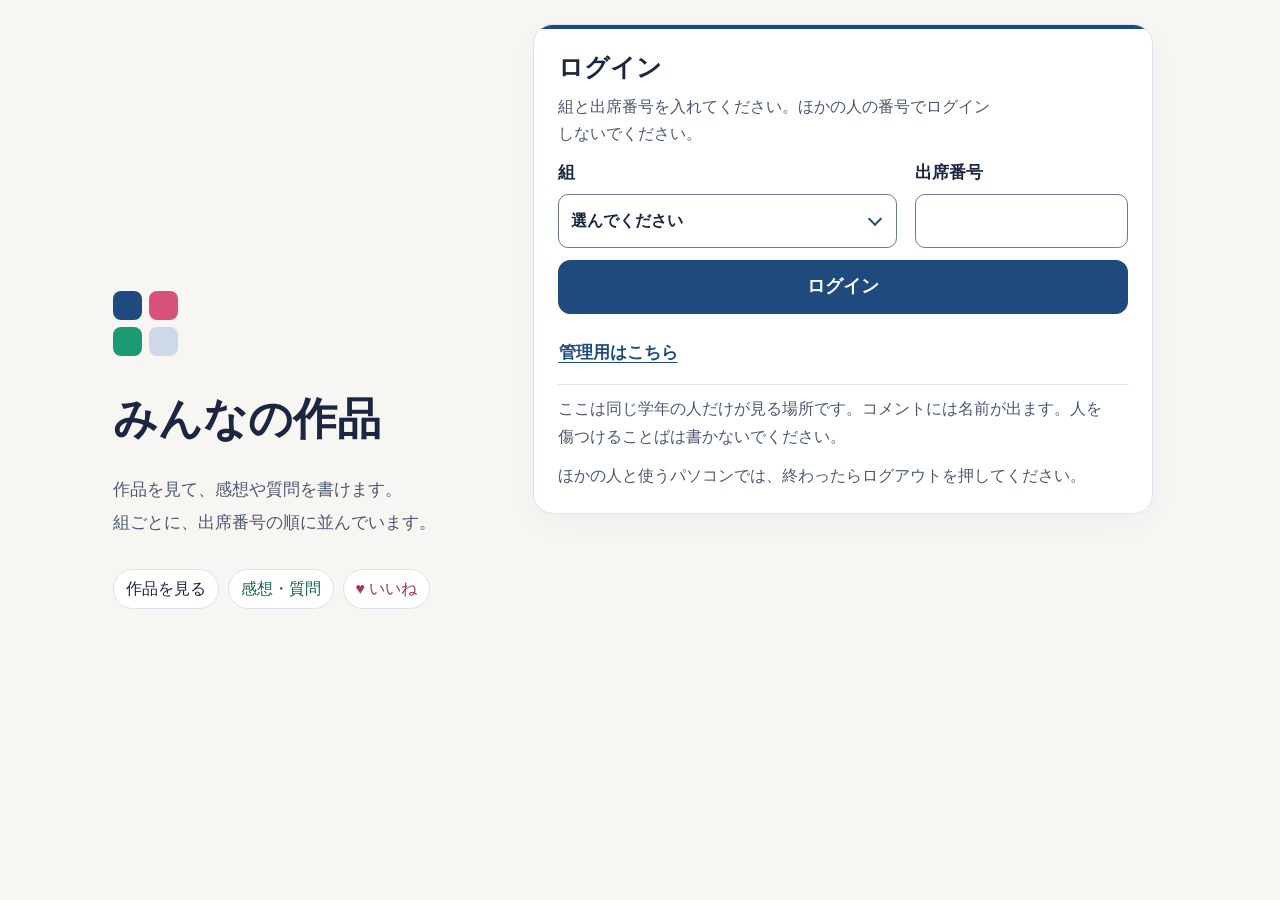
<file: review/index.html>
<!doctype html>
<html lang="ja">
<head>
  <meta charset="utf-8">
  <meta name="viewport" content="width=device-width, initial-scale=1">
  <meta name="robots" content="noindex,nofollow">
  <meta name="referrer" content="no-referrer">
  <meta http-equiv="Content-Security-Policy" content="default-src 'self'; script-src 'self'; style-src 'self' 'unsafe-inline'; img-src 'self' data:; frame-src https://cdpn.io https://codepen.io; connect-src https://script.google.com https://script.googleusercontent.com https://works-review.153-115-26-26.sslip.io">
  <title>みんなの作品</title>
  <link rel="icon" href="data:,">
  <link rel="stylesheet" href="app.css?v=2026-11-06-1">
  <script src="config.js?v=2026-11-06-1" defer></script>
  <script src="app.js?v=2026-11-06-1" defer></script>
</head>
<body>
  <div id="network-status" class="network-status" role="status" aria-live="polite"></div>
  <main id="login-view" class="login-layout">
    <section class="login-intro" aria-labelledby="site-title">
      <div class="brand-symbol" aria-hidden="true"><span></span><span></span><span></span><span></span></div>
      <h1 id="site-title" tabindex="-1">みんなの作品</h1>
      <p class="intro-copy">作品を見て、<wbr>感想や質問を<wbr>書けます。<br>組ごとに、<wbr>出席番号の順に<wbr>並んでいます。</p>
      <div class="intro-labels" aria-hidden="true"><span>作品を見る</span><span>感想・質問</span><span>♥ いいね</span></div>
    </section>
    <section class="login-card" aria-labelledby="login-title">
      <h2 id="login-title">ログイン</h2>
      <p class="muted login-lead" data-teacher-text="管理用のパスワードを入れてください。">組と出席番号を<wbr>入れてください。<wbr>ほかの人の番号で<wbr>ログイン<wbr>しないでください。</p>
      <form id="login-form">
        <div id="student-fields" class="login-fields">
          <label for="login-class">組<select id="login-class" name="cls" required><option value="" selected disabled>選んでください</option><option value="A">A組</option><option value="B">B組</option><option value="C">C組</option><option value="D">D組</option><option value="E">E組</option><option value="F">F組</option></select></label>
          <label for="login-no">出席番号<input id="login-no" name="no" type="number" min="1" max="40" inputmode="numeric" autocomplete="off" required></label>
        </div>
        <button id="login-submit" class="primary wide" type="submit" disabled>ログイン</button>
        <div id="login-code-fields" hidden>
          <h3 id="login-code-title" hidden>パスワードを決める</h3>
          <p id="login-code-help" class="muted" hidden>4 文字以上。ひらがなでも数字でもかまいません。忘れないようにメモしておいてください。</p>
          <label id="login-entry-label" class="code-label" for="login-entry" hidden>入室コード<input id="login-entry" name="entry" type="text" autocomplete="off" autocapitalize="none" spellcheck="false" disabled></label>
          <p id="login-entry-help" class="muted" hidden>黒板に書いてあるコードを入れます。</p>
          <label class="code-label" for="login-code">パスワード<input id="login-code" name="code" type="password" autocomplete="off" autocapitalize="none" spellcheck="false" disabled></label>
          <label class="code-visibility" for="login-code-visible"><input id="login-code-visible" type="checkbox" aria-controls="login-code" disabled><span id="login-code-visibility-label">パスワードを表示する</span></label>
          <p id="login-code-note" class="muted" hidden>忘れたときは、直接伝えてください。5 回間違えると、10 分入れません。かなで決めた人は、「パスワードを表示する」にチェックを入れて入れてください。</p>
          <button id="login-code-submit" class="primary wide" type="submit" disabled hidden>ログイン</button>
        </div>
        <div class="login-feedback"><p id="login-error" class="error-message" role="alert"></p><p id="login-wait" class="muted wait-note" role="status"></p></div>
      </form>
      <button id="teacher-toggle" class="text-button" type="button">管理用はこちら</button>
      <p class="safety-note">ここは<wbr>同じ学年の人だけが<wbr>見る場所です。<wbr>コメントには名前が出ます。<wbr>人を傷つけることばは<wbr>書かないでください。</p>
      <p class="muted shared-note">ほかの人と使う<wbr>パソコンでは、<wbr>終わったら<wbr>ログアウトを<wbr>押してください。</p>
    </section>
  </main>

  <div id="board-view" hidden>
    <a class="skip-link" href="#board-main">作品の一覧へ</a>
    <header class="site-header">
      <div class="header-brand"><span class="small-mark" aria-hidden="true"><i></i><i></i><i></i><i></i></span><div><h1>みんなの作品</h1><p id="current-user" class="muted" tabindex="-1"></p></div></div>
      <div class="header-actions"><button id="my-work" class="secondary" type="button">マイページ</button><button id="report-hide" class="quiet" type="button" hidden aria-pressed="false">知らせを隠す</button><button id="logout-button" class="quiet" type="button">ログアウト</button></div>
      <div class="header-bottom"><p class="muted">作品は出席番号の順です。<wbr>作品を押すと、<wbr>大きく開いて、<wbr>感想や質問を書けます。</p><label class="preview-control"><input id="preview-toggle" type="checkbox" checked><span>プレビューを動かす<small class="preview-hint">動きが重いときは、<wbr>切ってください。</small></span></label></div>
      <button id="new-comments" class="new-comments" type="button" hidden></button>
      <button id="new-replies" class="new-comments" type="button" hidden></button>
      <button id="report-alert" class="new-comments alert" type="button" hidden></button>
    </header>
    <p id="password-notice" class="password-notice" role="status" aria-live="polite" aria-atomic="true"></p>
    <section id="vote-band" class="vote-band" aria-label="投票" hidden></section>
    <p id="vote-status" class="sr-only" role="status" aria-live="polite" aria-atomic="true"></p>
    <section id="my-votes" class="my-votes" aria-labelledby="my-votes-title" hidden></section>
    <section id="scope-controls" class="scope-controls" aria-labelledby="scope-title" hidden><h2 id="scope-title">見せる範囲</h2><p id="scope-status"></p><button id="scope-toggle" class="secondary" type="button"></button><p id="scope-error" class="error-message" role="alert"></p></section>
    <section id="password-controls" class="password-controls" aria-labelledby="password-title" hidden><div class="password-heading"><h2 id="password-title">パスワード</h2><button id="password-toggle" class="secondary" type="button" aria-expanded="false" aria-controls="password-content">開く</button></div><div id="password-content" hidden><div id="password-class-tabs" class="password-class-tabs" role="group" aria-label="パスワードを確認する組"></div><div class="password-summary-row"><p id="password-summary" role="status"></p><button id="password-refresh" class="secondary" type="button">更新</button></div><div id="password-list" class="password-list"></div><p id="password-error" class="error-message" role="alert"></p></div></section>
    <section id="vote-controls" class="vote-controls" aria-label="投票の操作" hidden></section>
    <nav id="class-tabs" class="class-tabs" aria-label="見る組"><a href="#A">A組</a><a href="#B">B組</a><a href="#C">C組</a><a href="#D">D組</a><a href="#E">E組</a><a href="#F">F組</a><a href="#all">学年ぜんたい</a></nav>
    <main id="board-main" class="board-main" tabindex="-1"><p id="board-loading" class="empty-note" role="status">作品を読み込んでいます。</p><div id="work-groups"></div></main>
    <main id="mypage-view" class="mypage" tabindex="-1" hidden><p id="mypage-identity" class="muted"></p><button id="mypage-back" class="secondary" type="button">一覧へ戻る</button><h2 id="mypage-title" tabindex="-1">マイページ</h2><section id="mypage-own" class="mypage-section" aria-label="自分の作品"></section><section id="mypage-received" class="mypage-section"><h3>もらったコメント</h3><div id="mypage-comments"></div></section><section id="mypage-inbox" class="mypage-section"><h3 id="mypage-replies-title">自分のコメントに届いた返事</h3><div id="mypage-reply-tools" class="mypage-reply-tools" hidden><p id="mypage-reply-summary" role="status"></p><div id="mypage-reply-classes" class="password-class-tabs" role="group" aria-label="返事を見る組"></div></div><div id="mypage-replies"></div></section></main>
    <footer class="site-footer">コメントには名前が出ます。</footer>
  </div>

  <section id="vote-projector" class="vote-projector" aria-labelledby="vote-projector-title" hidden>
    <header class="vote-projector-header"><h1 id="vote-projector-title" tabindex="-1"></h1><div class="vote-projector-actions"><button id="vote-projector-prev" class="secondary" type="button" aria-label="前の画面">戻る</button><button id="vote-projector-next" class="secondary" type="button" aria-label="次の画面">次へ</button><button id="vote-projector-fullscreen" class="secondary" type="button" hidden>全画面</button><button id="vote-projector-close" class="secondary" type="button">一覧へ戻る</button></div></header>
    <main id="vote-projector-content" class="vote-projector-content"></main>
    <p id="vote-projector-error" class="error-message" role="alert"></p>
    <p class="vote-projector-help">← →・PageDown・PageUp・Space・Enter で画面を送ります。Esc で閉じます。作品をクリックしたあとは、マウスを作品の外へ出すと、キーで送れます。</p><canvas id="stage-confetti" aria-hidden="true" hidden></canvas>
  </section>

  <dialog id="stage-confirm" aria-labelledby="stage-confirm-title"><h2 id="stage-confirm-title">投票をしめきってから発表します。しめきりますか。</h2><div class="vote-control-actions"><button id="stage-confirm-cancel" class="secondary" type="button">やめる</button><button id="stage-confirm-end" class="primary" type="button">しめきって発表</button></div></dialog>
  <dialog id="scope-confirm" aria-labelledby="scope-confirm-title"><h2 id="scope-confirm-title">学年ぜんたいを公開します。ほかの組の人にも、作品と名前が見えます。よろしいですか。</h2><div class="vote-control-actions"><button id="scope-confirm-cancel" class="secondary" type="button">やめる</button><button id="scope-confirm-publish" class="primary" type="button">公開する</button></div></dialog>
  <dialog id="password-confirm" aria-labelledby="password-confirm-title" aria-describedby="password-confirm-text"><h2 id="password-confirm-title">パスワードのリセット</h2><p id="password-confirm-text"></p><p id="password-confirm-error" class="error-message" role="alert"></p><div class="password-confirm-actions"><button id="password-confirm-cancel" class="secondary" type="button">やめる</button><button id="password-confirm-reset" class="primary" type="button">リセットする</button></div></dialog>

  <dialog id="work-dialog" aria-labelledby="work-title">
    <div class="dialog-heading"><div class="dialog-name"><p id="work-position" class="muted"></p><h2 id="work-title" tabindex="-1"></h2></div><div class="dialog-actions"><button id="prev-work" class="icon-button" type="button" aria-label="前の作品">←</button><button id="next-work" class="icon-button" type="button" aria-label="次の作品">→</button><button id="close-work" class="secondary" type="button">閉じる</button></div></div>
    <div id="dialog-network" class="network-status" role="status"></div>
    <div class="dialog-body">
      <section class="work-display" aria-label="作品のプレビュー"><div id="modal-preview" class="modal-preview"></div><div class="work-links"><a id="codepen-link" target="_blank" rel="noopener noreferrer">CodePen で開く ↗</a><p class="muted">うまく見えないときは、<wbr><span class="nb">「CodePen で開く」</span>を<wbr>押してください。<wbr>作品の中に、<wbr>パスワードは<wbr>入力しないでください。</p></div><p class="keyboard-note muted">← → で<wbr>前後の作品、<wbr>Esc で閉じます。</p></section>
      <section class="conversation" aria-label="コメント">
        <div class="conversation-heading"><h3 id="comments-title" tabindex="-1">コメント <span class="comments-count"></span></h3><button id="like-button" class="like-button" aria-describedby="like-note" type="button" aria-pressed="false"></button></div>
        <p id="like-note" class="muted"></p>
        <p id="like-error" class="error-message" role="alert"></p>
        <section id="vote-panel" class="vote-panel" aria-label="すごい！" hidden></section>
        <p id="vote-note" class="vote-note muted" hidden></p>
        <p id="vote-got" class="vote-got" hidden></p>
        <p id="comments-status" class="sr-only" role="status"></p>
        <div id="comments" class="comments"></div>
        <form id="comment-form" class="comment-form">
          <div class="kind-options" role="group" aria-label="書く種類"><button id="kind-thought" type="button" aria-pressed="true">感想</button><button id="kind-question" type="button" aria-pressed="false">質問</button></div>
          <label for="comment-text"><span class="comment-label">コメント</span><textarea id="comment-text" rows="3" aria-describedby="comment-remaining comment-note" placeholder="作品を見て感じたことを書いてください。"></textarea></label>
          <div class="comment-send-row"><span id="comment-remaining" class="muted">残り 200 字</span><button id="comment-send" class="primary" type="submit" disabled>送る</button></div>
          <p id="comment-error" class="error-message" role="alert"></p>
          <p id="comment-wait" class="muted wait-note" role="status"></p>
          <p id="comment-note" class="muted">コメントには名前が出ます。<wbr>人を傷つけることばは<wbr>書かないでください。</p>
          <p id="report-note" class="muted">困ったときは、<wbr><span class="nb">「知らせる」</span>を押すか、<wbr>直接伝えてください。</p>
        </form>
      </section>
    </div>
  </dialog>
</body>
</html>
</file>
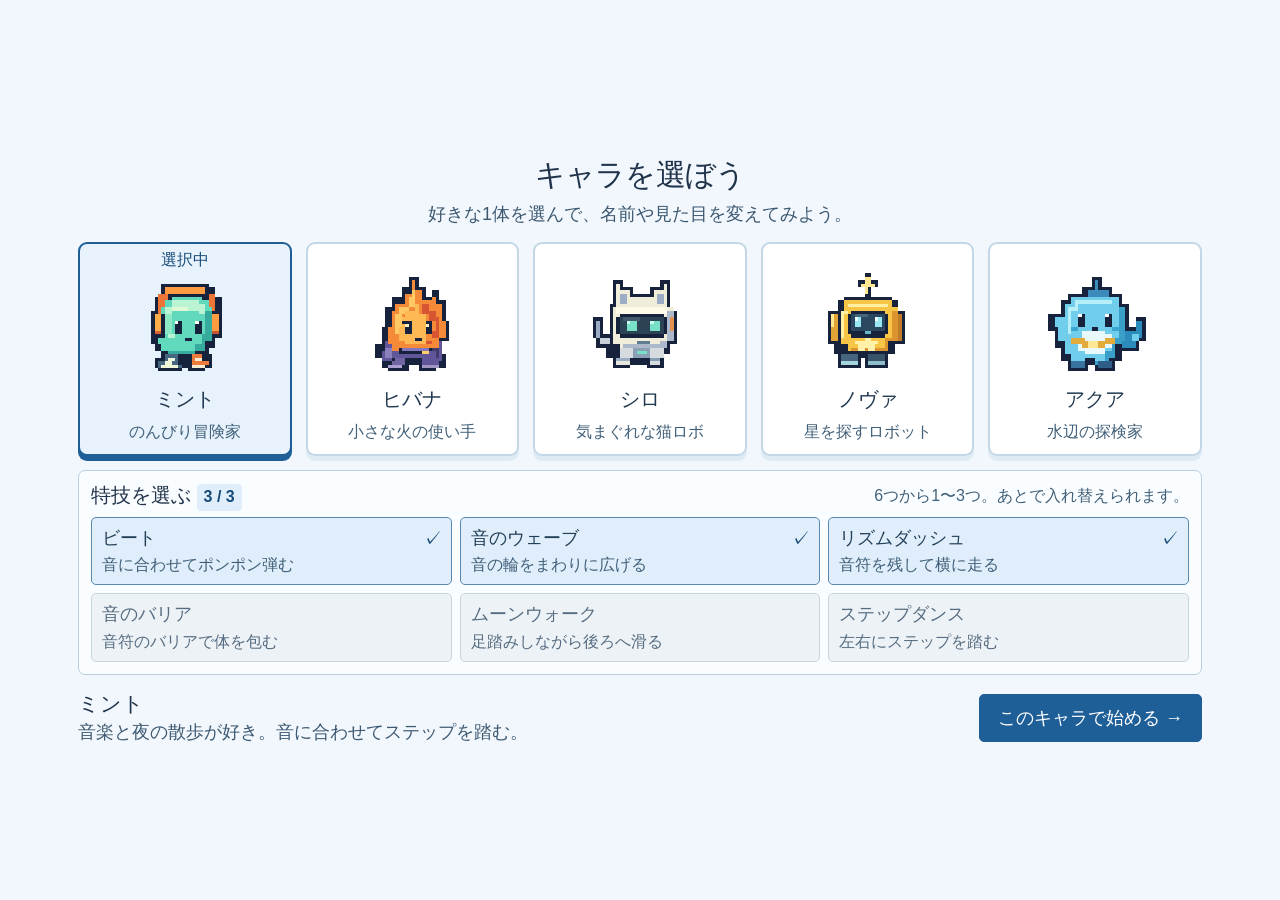
<file: web-remix/index.html>
<!doctype html>
<html lang="ja">
<head>
<meta charset="utf-8"><meta name="viewport" content="width=device-width,initial-scale=1"><meta name="theme-color" content="#f1f7fc">
<title>このページ、どこまで変えられる？</title><meta name="description" content="キャラ紹介ページを作りながらHTMLとCSSを学ぶ。全文編集、ライブプレビュー、タグの解説ツアー付き。">
<link rel="icon" href="assets/favicon.svg" type="image/svg+xml"><link rel="stylesheet" href="app.css"><link rel="stylesheet" href="v3.css"><link rel="stylesheet" href="classroom.css"><link rel="stylesheet" href="viewport.css"><link rel="stylesheet" href="lesson-extras.css"><link rel="stylesheet" href="palette.css"><link rel="stylesheet" href="character-studio.css"><link rel="stylesheet" href="editor-alignment.css"><link rel="stylesheet" href="code-help.css"><link rel="stylesheet" href="font-picker.css"><link rel="stylesheet" href="code-navigation.css"><link rel="stylesheet" href="syntax.css"><link rel="stylesheet" href="skill-editor.css"><link rel="stylesheet" href="challenge.css">
<script defer src="assets-v2.js"></script><script defer src="syntax.js"></script><script defer src="skill-catalog.js"></script><script defer src="core.js"></script><script defer src="character-renderer.js"></script><script defer src="runtime-source.js"></script><script defer src="font-data.js"></script><script defer src="font-data-2.js"></script><script defer src="font-data-3.js"></script><script defer src="font-data-4.js"></script><script defer src="font-library.js"></script><script defer src="preview.js"></script><script defer src="images.js"></script><script defer src="lesson.js"></script><script defer src="palette.js"></script><script defer src="font-picker.js"></script><script defer src="character-studio.js"></script><script defer src="code-explain-html.js"></script><script defer src="code-explain-css.js"></script><script defer src="code-explain-js.js"></script><script defer src="code-help.js"></script><script defer src="code-references.js"></script><script defer src="code-navigation.js"></script><script defer src="editor-selection.js"></script><script defer src="skill-editor.js"></script><script defer src="challenge-model.js"></script><script defer src="challenge.js"></script><script defer src="app.js"></script>
</head>
<body class="selecting" data-code-view="page" data-lesson-scene="touch">
<a class="skip-link" href="#workspace">編集画面へ</a>
<section id="character-select" class="character-select" aria-label="キャラを選ぶ">
<header class="select-heading"><h1>キャラを選ぼう</h1><p>好きな1体を選んで、名前や見た目を変えてみよう。</p></header>
<div id="character-grid" class="character-grid" role="group" aria-label="5体のキャラクター"></div>
<section id="loadout-panel" class="loadout-panel" aria-label="特技を選ぶ"><div class="loadout-heading"><h2>特技を選ぶ <span id="skill-count" aria-live="polite">3 / 3</span></h2><p id="skill-hint">6つから1〜3つ。あとで入れ替えられます。</p></div><div id="skill-options" class="skill-options"></div></section>
<div class="selection-bottom"><div><h2 id="selected-character-name">ミント</h2><p id="character-description"></p></div><div class="selection-actions"><button id="start-character" class="primary-button">このキャラで始める →</button><button id="resume-work" class="secondary-button" hidden>続きから</button></div></div>
</section>
<header class="masthead"><h1 class="app-title">このページ、どこまで変えられる？</h1><div class="head-actions"><button id="restart-open" class="text-button">最初から</button><button id="tour-mode" class="text-button" aria-pressed="false">タグの説明</button><button id="edit-mode" class="text-button" aria-pressed="true">作品へ戻る</button><button id="challenge-open" class="text-button challenge-launch">チャレンジ</button><button id="help-open" class="text-button">使い方</button><button id="export-open" class="primary-button">保存</button></div></header>
<main class="app-main">
<section id="lesson-panel" class="lesson-panel" aria-label="授業で見るところ">
<nav class="lesson-scenes" aria-label="場面を切り替える"><button data-scene="touch" aria-pressed="true"><span class="scene-number" aria-hidden="true">1</span> ページを触る</button><button data-scene="words" aria-pressed="false"><span class="scene-number" aria-hidden="true">2</span> 文字を変える</button><button data-scene="look" aria-pressed="false"><span class="scene-number" aria-hidden="true">3</span> 見た目を変える</button><button data-scene="media" aria-pressed="false"><span class="scene-number" aria-hidden="true">4</span> 画像とリンク</button><button data-scene="create" aria-pressed="false"><span class="scene-number" aria-hidden="true">5</span> 自分のページ</button></nav>
<div class="lesson-current"><div class="lesson-copy"><p id="lesson-prompt">特技やリンクを押してみよう。どこを変えてみたい？</p><p id="lesson-note" class="lesson-note">仕組みを見たくなったら、表示結果の「コードを見る」へ。</p></div><div class="lesson-shortcuts"><button id="lesson-primary" class="secondary-button" hidden></button><button id="lesson-secondary" class="text-button" hidden></button><button id="lesson-extra" class="text-button" hidden></button></div></div>
</section>
<section class="lab" aria-label="HTMLとCSSを編集する">

<div id="tour-panel" class="tour-panel" hidden><div class="tour-top"><span class="tour-label">タグツアー <b id="tour-counter">1 / 7</b></span><p>見本で試します。自分の編集内容は残っています。</p><button id="tour-close" class="text-button">作品に戻る ×</button></div><nav id="tour-steps" class="tour-steps" aria-label="タグの説明"></nav><div class="tour-content"><div class="tour-explanation"><h2 id="tour-title"></h2><p id="tour-description"></p><p id="tour-note" class="tour-note"></p></div><div class="tour-demo"><code id="tour-code"></code><div class="tour-actions"><button id="tour-demo" class="primary-button">デモを見る</button><button id="tour-prev" class="square-button" aria-label="前のタグ">←</button><button id="tour-next" class="secondary-button">次へ →</button></div></div></div></div>
<div class="code-settings"><div class="view-controls" role="group" aria-label="表示するコード"><span class="view-label">表示するコード</span><button data-code-view="html" aria-pressed="false">HTML</button><button data-code-view="css" aria-pressed="false">CSS</button><button data-code-view="js" aria-pressed="false">JavaScript</button><button data-code-view="both" aria-pressed="false">HTML＋CSS</button></div>
<nav class="page-tabs" aria-label="編集するページ"><button data-page="index.html" aria-pressed="true"><b>プロフィール</b><small>index.html</small></button><button data-page="about.html" aria-pressed="false"><b>もっと見る</b><small>about.html</small></button></nav><details class="tools-menu"><summary>テーマ・画像・キャラ</summary><div class="tools-popover"><div class="theme-controls"><span class="toolbar-label">テーマ</span><div class="theme-buttons" role="group" aria-label="CSSのテーマ"><button data-theme="field" aria-pressed="true"><i class="swatch field"></i>図鑑</button><button data-theme="neon" aria-pressed="false"><i class="swatch neon"></i>ネオン</button><button data-theme="poster" aria-pressed="false"><i class="swatch poster"></i>ポスター</button></div></div><button id="css-tip" class="text-button">CSSの読み方</button><button id="assets-open" class="text-button">画像を追加・選ぶ <span aria-hidden="true">▧</span></button><button id="skills-open" class="text-button">特技を入れ替える</button><button id="character-open" class="text-button">キャラを編集する <span aria-hidden="true">⌥</span></button></div></details></div>
<div class="workspace" id="workspace">
<section class="editors" id="code-editors" aria-label="コード全文"><div class="editor-section" id="html-section"><div class="editor-heading"><div><span class="file-icon html-icon">&lt;&gt;</span><h2>HTML <small id="html-filename">index.html</small></h2><span class="editor-role">内容</span></div><div><button id="html-find" class="editor-tool" title="タグ一覧を開く">タグ一覧</button><button data-maximize="html" class="editor-tool" aria-label="HTMLを広く表示">⤢</button></div></div><div class="code-input"><pre class="line-numbers" id="html-lines" aria-hidden="true">1</pre><div class="code-layer"><div id="html-glow" class="code-line-glow" hidden></div><pre id="html-highlight" class="syntax" aria-hidden="true"></pre><textarea id="html-editor" maxlength="150000" class="code-editor" aria-label="HTMLファイルの全文を編集" spellcheck="false" autocapitalize="off" autocomplete="off" wrap="off"></textarea></div></div><div class="editor-foot"><span id="html-position">HTMLファイル全体</span><span id="html-match"></span><span class="code-help-hint" data-code-help-hint title="コードにポインターを重ねてCommandを押すと説明が出ます">重ねて⌘で説明</span></div></div>
<div class="editor-section" id="css-section"><div class="editor-heading"><div><span class="file-icon css-icon">#</span><h2>CSS <small>style.css</small></h2><span class="editor-role">見た目</span></div><div><button id="palette-open" class="editor-tool" aria-expanded="false">色を選ぶ</button><button id="font-open" class="editor-tool" aria-expanded="false">フォントを変える</button><button data-maximize="css" class="editor-tool" aria-label="CSSを広く表示">⤢</button></div></div><div class="code-input"><pre class="line-numbers" id="css-lines" aria-hidden="true">1</pre><div class="code-layer"><pre id="css-highlight" class="syntax" aria-hidden="true"></pre><textarea id="css-editor" maxlength="100000" class="code-editor" aria-label="CSSファイルの全文を編集" spellcheck="false" autocapitalize="off" autocomplete="off" wrap="off"></textarea></div></div><div class="editor-foot"><span id="css-position">CSSファイル全体</span><span class="code-help-hint" data-code-help-hint title="コードにポインターを重ねてCommandを押すと説明が出ます">重ねて⌘で説明</span></div></div>
<div class="editor-section" id="js-section"><div class="editor-heading"><div><span class="file-icon">{ }</span><h2>JavaScript</h2><span class="editor-role">動き</span></div><span class="js-readonly-label">見るだけ</span></div><div class="code-input"><pre class="line-numbers" id="js-lines" aria-hidden="true"></pre><div class="code-layer"><pre id="js-highlight" class="syntax" aria-hidden="true"></pre><textarea id="js-editor" class="code-editor" aria-label="特技の動きのJavaScript・読み取り専用" readonly spellcheck="false" wrap="off"></textarea></div></div><div class="editor-foot"><span id="js-position">特技の動き</span><span class="code-help-hint" data-code-help-hint title="コードにポインターを重ねてCommandを押すと説明が出ます">重ねて⌘で説明</span></div></div></section>
<div id="splitter" class="splitter" role="separator" aria-orientation="vertical" aria-label="コードと表示の幅" aria-valuemin="30" aria-valuemax="65" aria-valuenow="44" tabindex="0"><i></i></div>
<section class="preview-area" aria-label="表示結果"><div class="preview-heading"><div><span class="live-light"></span><h2 id="preview-title">キャラ紹介</h2><span id="live-status" role="status">入力すると反映</span></div><div class="preview-actions"><button id="locate-code" class="preview-button" aria-expanded="false" aria-controls="code-editors" title="HTMLとCSSを表示する">&lt;&gt; <span>コードを見る</span></button><button id="css-toggle" class="preview-button" role="switch" aria-checked="true">CSSあり</button><button id="preview-expand" class="square-button" aria-label="表示結果を大きくする">⤢</button></div></div><div class="preview-window"><div class="window-bar"><div class="page-navigation"><button id="page-back" aria-label="前のページへ" title="前のページへ" disabled>←</button><button id="page-forward" aria-label="次のページへ" title="次のページへ" disabled>→</button></div><span id="preview-address" class="sr-only">my-character / index.html</span><span id="selected-tag"></span><span id="preview-tip">⌘＋クリックでコードへ</span></div><iframe id="preview" title="編集中のキャラ紹介ページ" sandbox="allow-scripts allow-popups allow-popups-to-escape-sandbox"></iframe></div></section>
</div>
<div id="code-error" class="code-error" role="status" hidden></div>

</section>


</main>
<aside class="history-dock" aria-label="編集の履歴"><div class="history-controls"><button id="undo" class="text-button" disabled>↶ 1つ前に戻す</button><button id="redo" class="text-button" disabled>↷ 1つ先へ進む</button><details class="reset-menu"><summary>リセット</summary><div class="reset-options"><button id="reset-page">このページを初期状態へ</button><button id="reset">キャラ選択から始める</button></div></details></div><p id="work-note">変更は自動保存</p><span id="save-status">このブラウザに保存</span></aside>
<div id="toast" class="toast" role="status" aria-live="polite"></div>
<dialog id="help-dialog" class="dialog wide-dialog"><header><h2>使い方</h2><button class="close-dialog" aria-label="閉じる">×</button></header><div class="help-grid"><div><h3>画面からコードへ</h3><p>文字や画像にポインターを重ねると点線で囲まれます。⌘ Commandを押しながらクリックすると、その部分のHTMLへ移ります。WindowsはCtrlです。</p><p>キャラを⌥ Option＋クリックするとキャラ編集が開きます。WindowsはAltです。リンクや特技は普通のクリックで動きます。「コードを見る／コードを隠す」でコードを開閉できます。</p><h3>コードの意味を調べる</h3><p>コードにポインターを重ねて⌘ Commandを押すと、その部分の意味と、変えたときの変化が出ます。WindowsはCtrlです。キーを離すと閉じます。HTML・CSS・JavaScriptのどの欄でも使えます。</p><h3>HTMLとCSSを行き来する</h3><p>コードの上でShiftを押しながらクリックすると、対応するHTMLやCSSへ移ります。候補が複数あるときは一覧から選びます。コードは書き換わりません。表示結果からHTMLへ移る操作は⌘ Command＋クリックです。</p><h3>キャラと特技</h3><p>キャラごとに6つの特技があります。画像の下で技を選び、入れ替える場所を押します。候補から使う枠へドラッグしても交換できます。入れ替えると、変わったHTMLが表示されます。使っている特技を押すと、その場でキャラが動きます。</p><h3>キャラの見た目</h3><p>「見た目を変える」から色・大きさ・向きのコードへ移れます。数字を変えるとすぐに反映されます。</p><p>「色を選ぶ」では虹色のバーで色合いを選び、色の面で明るさや鮮やかさを調整できます。色コードをコピーしてCSSに貼り付けます。「フォントを変える」では文字の見本と変更する場所を選び、CSSをコピーします。移動したCSSの一番下に貼り付けると字体が変わります。各場面の「ほかも試す」から別の場所も試せます。</p><p>キャラ編集では色・頭・手・足・装備を変えられます。色はCSS、パーツはHTMLの指定に反映します。テーマを選ぶとCSS全体が入れ替わり、変わったコードが表示されます。</p></div><div><h3>チャレンジ</h3><p>3つの問題でパーツを選び、見本と同じカードを作ります。その後は名前・説明文・色・画像の大きさ・枠線を書き換えます。課題を押すとヒントが出ます。コードの場所は自分で探してみましょう。「できたか確かめる」で仕上がりを確認できます。「戻す」「やり直す」で編集を取り消したり戻したりできます。「リセット」はチャレンジだけを最初の状態に戻します。途中で閉じても続きから再開できます。</p><h3>戻す・保存する</h3><p>「1つ前に戻す」で編集を戻せます。⌘Z、⇧⌘Zでも戻す・進むが使えます。</p><p>「最初から」でキャラ選択へ戻ります。「続きから」で今の作品を開けます。新しいキャラで始めた後も「1つ前に戻す」で戻せます。</p><p>「保存」から作品をHTMLで保存できます。後で編集を再開するなら編集データを保存してください。</p><p>特技の動きはJavaScriptで用意しています。「JavaScript」で実際のコードを読めます。編集するのはHTMLとCSSです。</p></div></div></dialog>
<dialog id="reference-dialog" class="dialog wide-dialog"><header><div><span class="dialog-kicker">HTML / CSS</span><h2>タグとCSSの読み方</h2></div><button class="close-dialog" aria-label="閉じる">×</button></header><p>HTMLのタグは内容の役割を表します。見た目はCSSで指定できます。</p><div class="tag-anatomy"><code>&lt;h1&gt;</code><span>ミント</span><code>&lt;/h1&gt;</code></div><div class="reference-table"><table><thead><tr><th>タグ</th><th>意味</th></tr></thead><tbody><tr><td><code>html</code></td><td>HTML文書全体を囲む。</td></tr><tr><td><code>head</code></td><td>ページの設定などを書く。本文とは別の部分。</td></tr><tr><td><code>title</code></td><td>タブなどに表示するページ名。</td></tr><tr><td><code>body</code></td><td>画面に表示する内容を書く。</td></tr><tr><td><code>h1 / h2</code></td><td>見出し。h1が最も上のレベルでh2はその下のレベル。</td></tr><tr><td><code>p</code></td><td>文章の段落。</td></tr><tr><td><code>img</code></td><td>画像。srcで場所を指定しaltに代わりの説明を書く。終了タグはない。</td></tr><tr><td><code>a</code></td><td>リンク。hrefで移動先を指定する。</td></tr><tr><td><code>button</code></td><td>操作するためのボタン。この教材の特技は用意されたJavaScriptで動く。</td></tr><tr><td><code>ul / li</code></td><td>順序を表さないリストとその項目。</td></tr><tr><td><code>div</code></td><td>要素をまとめる。div自体には特別な意味はない。</td></tr><tr><td><code>span</code></td><td>文章などの一部分をまとめる。</td></tr></tbody></table></div><div class="css-reading"><h3>CSSは「どこを・何を・どう変えるか」</h3><pre><code>.character {
  width: 220px;
}</code></pre><p><code>.character</code>は<code>class="character"</code>の要素を選びます。<code>width</code>は幅、<code>220px</code>はその値です。</p><p>classはタグの種類ではなく要素につける名前です。CSSの<code>.</code>はclassを選ぶときの記号です。</p></div></dialog>
<dialog id="assets-dialog" class="dialog wide-dialog"><header><div><span class="dialog-kicker">画像</span><h2>自分の画像を使う</h2></div><button class="close-dialog" aria-label="閉じる">×</button></header><div id="image-manager"></div></dialog>
<dialog id="export-dialog" class="dialog"><header><div><span class="dialog-kicker">保存・持ち出す</span><h2>保存する</h2></div><button class="close-dialog" aria-label="閉じる">×</button></header><button id="to-codepen" class="export-option"><b>CodePenで開く ↗</b><span>HTML・CSSと動きのコードを新しいタブへ渡す</span></button><p id="codepen-note" class="small-note" hidden>CodePenのHTML欄はプロフィール用です。リンク先と特技の動きはJS欄に入ります。2ページのHTMLを続けて編集する場合はこの教材で作ってください。</p><div class="copy-buttons"><button id="copy-html" class="secondary-button">HTMLをコピー</button><button id="copy-css" class="secondary-button">CSSをコピー</button></div><details id="manual-copy"><summary>コピー用のコードを表示</summary><select id="copy-kind" aria-label="コードの種類"><option value="html">HTML</option><option value="css">CSS</option></select><textarea id="export-code" readonly aria-label="コピー用コード"></textarea></details><button id="download-html" class="export-option"><b>作品をHTMLで保存 ↓</b><span>2ページ・画像・特技の動きを1つのファイルにまとめる</span></button><button id="save-project" class="export-option"><b>編集データを保存 ↓</b><span>この教材で再開するためのJSONファイル</span></button><button id="load-project" class="text-button">編集データを読み込む</button><input id="project-file" type="file" accept=".json,application/json" hidden><p class="small-note">CSSなしの表示中でも作品にはCSSを付けて保存します。</p></dialog>

</body></html>
</file>
<file: profile-card/app.css>
/* 自己紹介カードをつくる — 授業ガイドの見た目（2026-10-22 改訂）。外の字体・画像は読み込まない */
:root {
  --ink: #1b2640; --muted: #4b5873; --line: #dde3ec; --line-strong: #c3cddb;
  --navy: #1f4a7d; --navy-deep: #15365e; --navy-soft: #eaf1f9;
  --rose: #d6527b; --rose-deep: #b23c63; --rose-soft: #fcebf1;
  --mint: #1b9a76; --mint-soft: #e2f4ed;
  --paper: #f8f6f2; --card: #ffffff; --radius: 18px;
  --sans: "Hiragino Sans", "Hiragino Kaku Gothic ProN", "BIZ UDPGothic", "Yu Gothic UI", "Yu Gothic", Meiryo, sans-serif;
  --mono: "SF Mono", Menlo, Consolas, "BIZ UDGothic", monospace;
  --shadow: 0 1px 2px rgba(21, 54, 94, .06), 0 8px 24px rgba(21, 54, 94, .07);
  font-family: var(--sans); font-size: 18px; font-weight: 500; line-height: 1.75; color: var(--ink);
  word-break: auto-phrase; line-break: strict;
}
.code-text, .prompt-output, code, kbd { word-break: normal; }
* { box-sizing: border-box; }
body { margin: 0; height: 100dvh; min-height: 560px; display: grid; grid-template-rows: auto auto minmax(0,1fr) auto; background: var(--paper); }
button, input, textarea, a { font: inherit; }
button, a { touch-action: manipulation; }
button { cursor: pointer; border: 1px solid transparent; background: none; color: inherit; }
button:disabled { opacity: .45; cursor: default; }
a { color: var(--navy); text-underline-offset: 4px; }
button, a, summary, input, textarea { outline-offset: 3px; }
button:focus-visible, a:focus-visible, summary:focus-visible { outline: 3px solid #4a83c2; }
textarea:focus, input:focus { outline: 2px solid #4a83c2; outline-offset: 1px; }
h1, h2, h3, p { margin: 0; }
h1 { font-size: 38px; font-weight: 800; line-height: 1.35; letter-spacing: .01em; }
h2 { font-size: 24px; font-weight: 800; line-height: 1.5; }
h3 { font-size: 20px; font-weight: 800; }
p + p { margin-top: 12px; }
b, strong { font-weight: 800; }
small, .small { font-size: 16px; font-weight: 500; }
.muted { color: var(--muted); }
code { font-family: var(--mono); font-size: .9em; background: var(--navy-soft); padding: 1px 6px; border-radius: 5px; }
mark { background: linear-gradient(transparent 58%, #ffd9e6 58%); color: inherit; padding: 0 2px; }

/* ── 上の帯 ── */
.site-header { padding: 14px 28px; display: flex; justify-content: space-between; align-items: center; gap: 20px; background: var(--card); border-bottom: 1px solid var(--line); }
.brand { display: flex; align-items: center; gap: 14px; text-decoration: none; color: var(--ink); flex-shrink: 0; }
.brand-mark { display: grid; place-items: center; width: 48px; height: 48px; border-radius: 14px; background: var(--navy); color: #fff; font: 800 19px var(--mono); box-shadow: 4px 4px 0 var(--rose-soft); }
.brand b { display: block; font-size: 21px; font-weight: 800; line-height: 1.45; }
.brand small { display: block; color: var(--muted); line-height: 1.4; }
.header-actions { display: flex; align-items: center; flex-wrap: wrap; justify-content: flex-end; gap: 8px; }
.tool-link { display: inline-flex; align-items: center; gap: 8px; padding: 8px 14px; border: 1px solid var(--line); border-radius: 999px; background: var(--card); font-size: 16px; font-weight: 700; text-decoration: none; color: var(--ink); }
.tool-link:hover { border-color: var(--line-strong); background: var(--navy-soft); }
.tool-dot { width: 10px; height: 10px; border-radius: 50%; }
.tool-dot.pen { background: #26292f; }
.tool-dot.ai { background: linear-gradient(135deg, #4c7bf3, #c56ad9); }
.quiet, .icon-button { padding: 8px 14px; font-size: 16px; font-weight: 700; border-radius: 999px; }
.icon-button { border-color: var(--line); background: var(--card); }
.quiet:hover, .icon-button:hover { background: var(--navy-soft); }

/* ── 段の札（1 準備する・2 コードを貼る・3 AIに頼む）── */
.steps { display: grid; grid-template-columns: repeat(4, minmax(0, 1fr)); gap: 0; padding: 0 28px; background: var(--card); border-bottom: 1px solid var(--line); }
.steps button { position: relative; display: flex; align-items: center; gap: 14px; padding: 14px 18px 16px; text-align: left; border-radius: 0; }
.steps button + button::before { content: ""; position: absolute; left: -22px; top: 50%; width: 44px; height: 2px; background: var(--line-strong); }
.step-dot { position: relative; display: grid; place-items: center; flex-shrink: 0; width: 40px; height: 40px; border-radius: 50%; border: 2px solid var(--line-strong); background: var(--card); color: var(--muted); font-size: 18px; font-weight: 800; }
.step-text { display: flex; flex-direction: column; line-height: 1.3; }
.step-text b { font-size: 19px; color: var(--muted); }
.step-count { font-size: 14px; font-weight: 700; color: var(--muted); margin-top: 3px; }
.steps button:hover .step-text b { color: var(--ink); }
.steps button.active::after { content: ""; position: absolute; left: 18px; right: 18px; bottom: 0; height: 4px; border-radius: 4px 4px 0 0; background: var(--navy); }
.steps button.active .step-dot { background: var(--navy); border-color: var(--navy); color: #fff; }
.steps button.active .step-text b { color: var(--ink); }
.steps button.done .step-dot { background: var(--mint); border-color: var(--mint); color: transparent; }
.steps button.done .step-dot::after { content: "✓"; position: absolute; inset: 0; display: grid; place-items: center; color: #fff; font-size: 20px; }
.steps button.done .step-count { color: var(--mint); }

/* ── 本文 ── */
main { min-height: 0; overflow: auto; padding: 30px 28px 34px; scrollbar-gutter: stable; }
.stage { max-width: 1360px; margin: auto; }
[hidden] { display: none !important; }
.two-col { display: grid; grid-template-columns: minmax(0,1fr) minmax(0,1fr); gap: 28px; align-items: start; }
.eyebrow { display: inline-block; font-size: 15px; font-weight: 800; letter-spacing: .06em; color: var(--rose-deep); margin-bottom: 8px; }
.stage-title { display: flex; align-items: flex-end; justify-content: space-between; gap: 20px; margin-bottom: 22px; }
.stage-lead { margin-top: 8px; font-size: 19px; color: var(--muted); }
.stage-lead b { color: var(--ink); }

/* 1: はじめ */
.intro-grid { grid-template-columns: minmax(0, 1.05fr) minmax(0, 1fr); gap: 34px; }
.intro-copy { display: flex; flex-direction: column; align-items: flex-start; gap: 18px; }
.intro-copy h1 { font-size: 38px; }
.goal-card { width: 100%; padding: 22px 24px; border-radius: var(--radius); background: var(--navy-deep); color: #fff; box-shadow: var(--shadow); }
.goal-card mark { background: linear-gradient(transparent 60%, rgba(214, 82, 123, .55) 60%); color: #fff; }
.goal-label { font-size: 15px; font-weight: 800; letter-spacing: .08em; color: #ffc4d6; }
.goal-text { margin-top: 4px; font-size: 23px; font-weight: 800; line-height: 1.5; }
.mission-list { list-style: none; margin: 14px 0 0; padding: 0; display: grid; grid-template-columns: repeat(2, minmax(0, 1fr)); gap: 10px; }
.mission-list li { display: flex; align-items: flex-start; gap: 10px; padding: 12px; border-radius: 12px; background: rgba(255, 255, 255, .08); }
.mission-list li > span:last-child { display: flex; flex-direction: column; line-height: 1.4; }
.mission-list b { font-size: 16px; line-height: 1.45; }
.mission-list small { font-size: 14px; color: #c8d6ea; }
.mission-no { display: grid; place-items: center; flex-shrink: 0; width: 30px; height: 30px; border-radius: 50%; background: var(--rose); color: #fff; font-size: 16px; font-weight: 800; }
.concepts { display: flex; gap: 12px; }
.concepts div { display: flex; align-items: center; gap: 10px; padding: 8px 16px; border: 1px solid var(--line); border-radius: 999px; background: var(--card); }
.concepts b { color: var(--navy); font: 800 19px var(--mono); }
.concepts span { font-size: 17px; }
.safe-note { padding: 10px 16px; border-radius: 12px; background: var(--rose-soft); color: var(--rose-deep); font-size: 16px; font-weight: 700; }

/* この画面でやること */
.todo-card { width: 100%; display: flex; flex-direction: column; align-items: flex-start; gap: 12px; padding: 20px 22px; border: 1px solid var(--line); border-left: 5px solid var(--rose); border-radius: var(--radius); background: var(--card); box-shadow: var(--shadow); }
.todo-title { font-size: 15px; font-weight: 800; letter-spacing: .06em; color: var(--rose-deep); }
.todo { display: flex; align-items: flex-start; gap: 12px; width: 100%; cursor: pointer; }
.todo input { flex-shrink: 0; width: 24px; height: 24px; margin: 3px 0 0; accent-color: var(--mint); cursor: pointer; }
.todo > span { display: flex; flex-direction: column; line-height: 1.5; }
.todo b { font-size: 18px; }
.todo small { color: var(--muted); }
.todo:has(input:checked) b { color: var(--mint); }
.todo-card > .primary, .todo-card > .secondary { margin-left: 36px; }
.signup-button { justify-content: space-between !important; }
.todo-row { margin-bottom: 24px; }
.todo-grid { display: grid; grid-template-columns: repeat(4, minmax(0, 1fr)); gap: 14px 20px; width: 100%; }
.todo-grid .todo { padding: 12px 14px; border-radius: 12px; background: var(--paper); }
.todo-grid .todo:has(input:checked) { background: var(--mint-soft); }

/* 押す札 */
.primary, .secondary { display: inline-flex; align-items: center; justify-content: center; gap: 10px; border: 1px solid var(--navy); border-radius: 12px; padding: 12px 20px; font-size: 18px; line-height: 1.5; font-weight: 800; text-decoration: none; }
.primary { color: #fff; background: var(--navy); box-shadow: 0 2px 0 var(--navy-deep); }
.primary:hover:not(:disabled) { background: var(--navy-deep); }
.secondary { color: var(--navy-deep); background: var(--card); border-color: var(--line-strong); }
.secondary:hover:not(:disabled) { background: var(--navy-soft); }
.compact { font-size: 16px; padding: 9px 15px; }
.text-button { padding: 4px 0; font-size: 16px; font-weight: 700; color: var(--navy); text-decoration: underline; text-underline-offset: 4px; text-align: left; }

/* 見本 */
.preview-block { overflow: hidden; min-width: 0; border: 1px solid var(--line); border-radius: var(--radius); background: var(--card); box-shadow: var(--shadow); }
.preview-block.sticky { position: sticky; top: 0; }
.block-heading { display: flex; align-items: center; justify-content: space-between; flex-wrap: wrap; gap: 12px; padding: 14px 18px; font-size: 17px; font-weight: 800; border-bottom: 1px solid var(--line); }
.sub-label { font-size: 15px; font-weight: 600; color: var(--muted); }
.segmented { display: flex; gap: 3px; background: var(--navy-soft); padding: 4px; border-radius: 999px; }
.segmented button { font-size: 15px; font-weight: 800; padding: 5px 14px; border-radius: 999px; color: var(--muted); }
.segmented button[aria-pressed="true"] { background: var(--navy); color: #fff; }
.preview-block iframe { display: block; width: 100%; height: 760px; border: 0; background: #eef2f7; }
.caption { font-size: 15px; font-weight: 500; line-height: 1.6; padding: 12px 18px; border-top: 1px solid var(--line); color: var(--muted); }

/* 2: コードを貼る */
.work-grid { grid-template-columns: 1.08fr 1fr; }
.code-card { min-width: 0; border: 1px solid var(--line); border-radius: var(--radius); overflow: hidden; background: var(--card); box-shadow: var(--shadow); }
.code-tabs { display: flex; align-items: center; flex-wrap: wrap; gap: 6px; padding: 10px 12px; border-bottom: 1px solid var(--line); }
.code-tabs button[role="tab"] { font-size: 17px; font-weight: 800; padding: 7px 14px; border-radius: 999px; color: var(--muted); }
.code-tabs button[role="tab"] small { margin-left: 4px; font-size: 14px; }
.code-tabs button[aria-selected="true"] { background: var(--navy-soft); color: var(--navy-deep); }
.code-tabs .primary { margin-left: auto; }
.code-hint { padding: 10px 18px; font-size: 16px; font-weight: 700; background: #fffaf0; border-bottom: 1px solid var(--line); }
.code-text { display: block; width: 100%; min-height: 200px; height: 470px; resize: vertical; overflow: auto; white-space: pre; tab-size: 2; border: 0; padding: 18px 20px; color: #e8eef8; background: #14213a; font: 500 15.5px/1.75 var(--mono); }
.code-text::placeholder { color: #b9c8de; opacity: 1; white-space: pre-wrap; font-family: var(--sans); }
.code-footer { display: flex; align-items: center; justify-content: space-between; flex-wrap: wrap; gap: 12px; padding: 10px 18px; font-size: 15px; color: var(--muted); }
.rewrite-card { margin-top: 24px; display: grid; grid-template-columns: minmax(0, 1fr) minmax(0, 1.2fr); gap: 10px 28px; align-items: center; padding: 22px 24px; border-radius: var(--radius); background: var(--navy-soft); }
.rewrite-card h2 { font-size: 21px; margin: 4px 0 6px; }
.rewrite-card > p { grid-column: 2; }
.mini-label { font-size: 15px; font-weight: 800; letter-spacing: .04em; color: var(--rose-deep); }
.field-chips { list-style: none; margin: 0; padding: 0; display: flex; flex-wrap: wrap; gap: 8px; }
.field-chips li { display: inline-flex; align-items: baseline; gap: 6px; padding: 6px 14px; border: 1px solid var(--line-strong); border-radius: 999px; background: var(--card); font-size: 16px; font-weight: 800; }
.field-chips small { font-size: 13px; font-weight: 600; color: var(--muted); }
.inline-help { margin-top: 18px; }
details { padding: 12px 0; border-top: 1px solid var(--line); }
summary { cursor: pointer; font-size: 17px; font-weight: 800; color: var(--navy-deep); }
summary:hover { text-decoration: underline; }
details p, details ul { margin-top: 10px; font-size: 17px; }

/* 3: AIに頼む */
.count-badge { display: flex; flex-direction: column; align-items: center; flex-shrink: 0; padding: 10px 20px; border: 2px solid var(--line-strong); border-radius: 16px; background: var(--card); line-height: 1.3; }
.count-badge small { font-size: 13px; font-weight: 700; color: var(--muted); }
.count-badge b { font-size: 30px; color: var(--navy-deep); }
.count-badge.done { border-color: var(--mint); background: var(--mint-soft); }
.count-badge.done b { color: var(--mint); }
.ai-nav { display: grid; grid-template-columns: repeat(3, minmax(0, 1fr)); gap: 10px; margin-bottom: 24px; }
.ai-nav button { display: flex; align-items: center; gap: 12px; padding: 12px 16px; border: 1px solid var(--line); border-radius: 14px; background: var(--card); font-size: 17px; font-weight: 700; color: var(--muted); text-align: left; }
.ai-nav button[aria-selected="true"] { border-color: var(--navy); background: var(--navy); color: #fff; box-shadow: var(--shadow); }
.ai-no { display: grid; place-items: center; flex-shrink: 0; width: 30px; height: 30px; border-radius: 50%; background: var(--navy-soft); color: var(--navy-deep); font-weight: 800; }
.ai-nav button[aria-selected="true"] .ai-no { background: var(--rose); color: #fff; }
.ai-code-grid { grid-template-columns: 1.18fr 1fr; }
.section-lead { font-size: 21px; font-weight: 800; margin-bottom: 6px; }
.input-code-tabs { display: flex; align-items: center; flex-wrap: wrap; gap: 7px; margin: 18px 0 10px; }
.input-code-tabs button { border: 1px solid var(--line-strong); border-radius: 999px; padding: 5px 20px; font-size: 17px; font-weight: 800; background: var(--card); }
.input-code-tabs button[aria-pressed="true"] { background: var(--navy); color: #fff; border-color: var(--navy); }
.input-code-tabs span { margin-left: auto; font-size: 15px; color: var(--muted); }
.current-code { height: 300px; border-radius: 14px; white-space: pre-wrap; }
.row { display: flex; align-items: center; flex-wrap: wrap; gap: 13px; margin-top: 15px; }
.spaced { justify-content: space-between; }
.explain-card { display: flex; flex-direction: column; align-items: flex-start; gap: 16px; padding: 24px; border: 1px solid #d3deec; border-radius: var(--radius); background: var(--navy-soft); }
.explain-card h2 { font-size: 25px; }
.explain-card > p { font-size: 17px; }
.explain-card > p.small { font-size: 15px; }
.explain-card details { width: 100%; }
.short-list { display: grid; gap: 10px; padding-left: 26px; margin: 0; font-size: 19px; }
.short-list li { padding-left: 4px; }
kbd { padding: 0 7px; border: 1px solid #9fb3cb; border-bottom-width: 3px; border-radius: 6px; background: var(--card); font-family: var(--sans); font-weight: 700; white-space: nowrap; }
.field-label { display: block; font-size: 20px; font-weight: 800; margin-bottom: 10px; }
.request-input { width: 100%; height: 130px; min-height: 100px; resize: vertical; border: 2px solid var(--line-strong); background: var(--card); color: var(--ink); padding: 14px 16px; border-radius: 14px; font-size: 19px; font-weight: 600; line-height: 1.7; }
.request-input:focus { border-color: var(--navy); }
.request-input::placeholder { color: #66748d; opacity: 1; }
.example-label { margin: 16px 0 10px; font-size: 17px; font-weight: 800; }
.example-label small { margin-left: 8px; color: var(--muted); }
.example-buttons { display: flex; flex-wrap: wrap; gap: 8px; }
.example-buttons button { padding: 7px 16px; border: 1px solid var(--line-strong); border-radius: 999px; background: var(--card); font-size: 17px; color: var(--navy-deep); font-weight: 800; }
.example-buttons button:hover { border-color: var(--rose); background: var(--rose-soft); color: var(--rose-deep); }
.prompt-grid > div > .small { margin-top: 12px; }
.prompt-grid > div > .soft-note { margin-top: 18px; }
.soft-note { width: 100%; padding: 16px 18px; font-size: 17px; border-radius: 14px; background: #fffaf0; border: 1px solid #f1e3c4; }
.soft-note p { margin-top: 6px; font-size: 17px; color: var(--muted); }
.prompt-card { min-width: 0; padding: 0 18px 18px; border: 1px solid var(--line); border-radius: var(--radius); background: var(--card); box-shadow: var(--shadow); }
.prompt-card .block-heading { padding: 14px 0; border-bottom: 0; }
.prompt-output { width: 100%; height: 290px; min-height: 200px; resize: vertical; padding: 14px; background: #f3f6fa; border: 1px solid var(--line); border-radius: 12px; font: 500 16px/1.8 var(--sans); color: #1c3552; }
.prompt-actions { gap: 10px; }
.prompt-card > p { margin: 12px 0 8px; font-size: 15px; }
.instruction-stack { display: flex; flex-direction: column; gap: 14px; }
.instruction-card { display: flex; align-items: flex-start; gap: 16px; border: 1px solid var(--line); background: var(--card); border-radius: var(--radius); padding: 20px 22px; box-shadow: var(--shadow); }
.instruction-card > div { min-width: 0; }
.step-number { display: grid; place-items: center; flex-shrink: 0; width: 34px; height: 34px; border-radius: 50%; background: var(--rose); color: #fff; font-size: 17px; font-weight: 800; margin-top: 2px; }
.instruction-card h2 { font-size: 21px; margin-bottom: 6px; }
.instruction-card p { font-size: 17px; }
.check-list { display: flex; flex-direction: column; gap: 10px; margin-top: 8px; }
.check-list label { display: flex; align-items: center; gap: 12px; font-size: 18px; font-weight: 700; cursor: pointer; padding: 8px 12px; border-radius: 10px; background: var(--paper); }
.check-list label:has(input:checked) { background: var(--mint-soft); color: var(--mint); }
.check-list input { flex-shrink: 0; width: 22px; height: 22px; accent-color: var(--mint); }
.again-card { display: flex; align-items: center; justify-content: space-between; gap: 18px; padding: 20px 22px; border-radius: var(--radius); background: var(--rose-soft); border: 1px solid #f3c7d6; }
.again-card b { font-size: 19px; color: var(--rose-deep); }
.again-card p { margin-top: 4px; font-size: 16px; color: var(--muted); }
.again-card .primary { flex-shrink: 0; background: var(--rose); border-color: var(--rose); box-shadow: 0 2px 0 var(--rose-deep); }
.again-card .primary:hover { background: var(--rose-deep); }
blockquote { margin: 12px 0; padding: 14px 18px; border-left: 4px solid var(--rose); background: var(--card); font-size: 18px; line-height: 1.75; font-weight: 600; border-radius: 0 10px 10px 0; }
.more-ideas ul { padding-left: 23px; }

/* ── 下の帯 ── */
.lesson-footer { display: flex; align-items: center; justify-content: space-between; gap: 18px; background: var(--card); border-top: 1px solid var(--line); padding: 12px 28px; }
.lesson-footer > div { display: flex; align-items: center; gap: 18px; }
.lesson-footer > button { min-width: 112px; }
.lesson-footer > div > span:first-child { font: 800 16px var(--mono); color: var(--navy-deep); white-space: nowrap; }
.footer-note { font-size: 15px; color: var(--muted); }
#toast { position: fixed; left: 50%; transform: translateX(-50%); bottom: 90px; z-index: 50; display: none; width: max-content; max-width: min(92%,850px); border-radius: 14px; padding: 14px 22px; color: #fff; background: var(--navy-deep); box-shadow: 0 8px 28px rgba(21, 54, 94, .3); font-size: 17px; font-weight: 700; }
#toast.visible { display: block; }
dialog { padding: 0; width: min(880px,calc(100% - 32px)); max-height: 88dvh; border: 1px solid var(--line); border-radius: 20px; background: var(--card); color: var(--ink); box-shadow: 0 25px 80px rgba(19, 43, 74, .25); }
dialog::backdrop { background: rgba(27, 38, 64, .45); backdrop-filter: blur(3px); }
.dialog-heading { display: flex; justify-content: space-between; align-items: center; gap: 20px; position: sticky; top: 0; z-index: 1; background: var(--card); padding: 18px 24px; border-bottom: 1px solid var(--line); }
.dialog-heading h2 { font-size: 24px; }
.dialog-content { padding: 20px 26px; }
.dialog-content > p { font-size: 17px; margin-bottom: 18px; }
.dialog-content > h3 { margin: 20px 0 10px; }
.dialog-content .field-label { margin-top: 18px; }
.dialog-content .code-text { border-radius: 12px; }
.source-links { font-size: 17px; line-height: 2; }
.sr-only { position: absolute; width: 1px; height: 1px; padding: 0; margin: -1px; overflow: hidden; clip: rect(0,0,0,0); white-space: nowrap; border: 0; }

@media (max-width:1100px) {
 .site-header { padding: 12px 20px; flex-wrap: wrap; }
 .steps { padding: 0 20px; }
 .steps button { padding: 12px 10px 14px; gap: 10px; }
 main { padding: 24px 20px; }
 .two-col { gap: 22px; }
 .intro-copy h1 { font-size: 34px; }
 .stage-title { flex-wrap: wrap; align-items: flex-start; }
 .stage-title h1 { font-size: 32px; }
 .todo-grid { grid-template-columns: repeat(2, minmax(0, 1fr)); }
 .mission-list { grid-template-columns: 1fr; }
 .rewrite-card { grid-template-columns: 1fr; }
 .rewrite-card > p { grid-column: 1; }
 .code-tabs .primary { margin-left: 0; }
 .ai-nav button { padding: 10px 12px; font-size: 16px; }
 .footer-note { display: none; }
}
@media (max-width:800px) {
 body { display: block; height: auto; min-height: 100dvh; padding-bottom: 90px; }
 .site-header { padding: 14px 16px; gap: 12px; }
 .brand { flex-shrink: 1; }
 .brand b { font-size: 19px; }
 .brand-mark { width: 42px; height: 42px; flex-shrink: 0; }
 .header-actions { width: 100%; justify-content: flex-start; gap: 6px; }
 .header-actions .icon-button { margin-left: auto; }
 .steps { position: sticky; top: 0; z-index: 5; padding: 0 8px; }
 .steps button { flex-direction: column; align-items: center; text-align: center; gap: 6px; padding: 10px 4px 12px; }
 .steps button + button::before { display: none; }
 .step-dot { width: 34px; height: 34px; font-size: 16px; }
 .step-text b { font-size: 15px; }
 .step-count { font-size: 13px; }
 main { padding: 22px 16px; overflow: visible; }
 .two-col, .intro-grid, .work-grid, .ai-code-grid { grid-template-columns: 1fr; gap: 22px; }
 .preview-block.sticky { position: static; }
 .intro-copy h1, .stage-title h1 { font-size: 29px; }
 .goal-text { font-size: 20px; }
 .todo-grid { grid-template-columns: 1fr; }
 .todo-card > .primary, .todo-card > .secondary { margin-left: 0; width: 100%; }
 .concepts { flex-wrap: wrap; }
 .preview-block iframe { height: 980px; }
 .code-tabs .primary { width: 100%; }
 .code-text { height: 380px; font-size: 15px; padding: 15px; }
 .ai-nav { grid-template-columns: 1fr; }
 .input-code-tabs span { width: 100%; margin-left: 0; }
 .prompt-output { height: 320px; }
 .prompt-actions { flex-direction: column; align-items: stretch; }
 .again-card { flex-direction: column; align-items: stretch; }
 .instruction-card { padding: 16px 14px; gap: 12px; }
 .lesson-footer { position: fixed; z-index: 10; left: 0; bottom: 0; width: 100%; padding: 12px 14px; gap: 10px; min-height: 76px; }
 .lesson-footer > button { min-width: 70px; font-size: 16px; padding: 10px; }
 .dialog-heading { padding: 16px 18px; }
 .dialog-content { padding: 18px; }
}
/* ── 2026-10-23 の改訂: チェックの代わりの番号つきの手順・2 枚並べたコード・03 の 1 枚の形 ── */
.guide-list { list-style: none; counter-reset: g; margin: 0; padding: 0; display: grid; gap: 16px; width: 100%; }
.guide-list li { counter-increment: g; position: relative; display: flex; flex-direction: column; align-items: flex-start; gap: 4px; padding-left: 44px; }
.guide-list li::before { content: counter(g); position: absolute; left: 0; top: 0; display: grid; place-items: center; width: 30px; height: 30px; border-radius: 50%; background: var(--navy-soft); color: var(--navy-deep); font-weight: 800; font-size: 16px; }
.guide-list b { font-size: 18px; }
.guide-list small { color: var(--muted); }
.guide-list .primary, .guide-list .secondary { margin-top: 6px; }
.guide-steps { list-style: none; margin: 0 0 22px; padding: 0; display: grid; grid-template-columns: repeat(4, minmax(0, 1fr)); gap: 12px; }
.guide-steps li { display: flex; align-items: center; gap: 12px; padding: 12px 16px; border: 1px solid var(--line); border-radius: 14px; background: var(--card); box-shadow: var(--shadow); }
.guide-steps li > span { display: grid; place-items: center; flex-shrink: 0; width: 30px; height: 30px; border-radius: 50%; background: var(--rose); color: #fff; font-weight: 800; font-size: 16px; }
.guide-steps b { font-size: 16px; line-height: 1.45; }
.code-no { display: inline-grid; place-items: center; width: 26px; height: 26px; margin-right: 8px; border-radius: 50%; background: var(--rose); color: #fff; font-size: 14px; font-weight: 800; vertical-align: 2px; }
.code-pair { margin-bottom: 24px; }
.code-head { display: flex; align-items: center; justify-content: space-between; gap: 10px; padding: 10px 12px 10px 16px; border-bottom: 1px solid var(--line); }
.code-name { font-size: 19px; font-weight: 800; }
.code-name small { margin-left: 6px; font-size: 14px; color: var(--muted); }
.code-pair .code-text { height: 400px; }
[data-copy-state].done { color: var(--mint); font-weight: 800; }
.check-grid { grid-template-columns: minmax(0, 1fr) minmax(0, 1fr); }
.check-grid .rewrite-card { margin-top: 0; display: flex; flex-direction: column; align-items: flex-start; gap: 12px; }
.check-grid .rewrite-card .inline-help { width: 100%; margin-top: 6px; }
.field-label .code-no { width: 28px; height: 28px; }
.field-help { margin: -2px 0 12px; font-size: 16px; color: var(--muted); }
.after-list { margin: 14px 0 0; padding-left: 22px; display: grid; gap: 6px; font-size: 16px; color: var(--muted); }
.after-list b { color: var(--ink); }
.option-box { margin-top: 26px; padding: 14px 20px; border: 1px dashed var(--line-strong); border-radius: var(--radius); background: var(--card); }
.option-box > summary { font-size: 16px; color: var(--muted); }
.option-box[open] > summary { margin-bottom: 8px; }
.option-box > p { font-size: 16px; }
.current-pair { margin-top: 14px; }
.current-card { min-width: 0; overflow: hidden; border: 1px solid var(--line); border-radius: 14px; background: var(--card); }
.current-head { display: flex; align-items: center; justify-content: space-between; gap: 10px; padding: 10px 14px; border-bottom: 1px solid var(--line); cursor: text; }
.current-card .code-text { height: 260px; border-radius: 0; }
.paste-state { font-size: 14px; font-weight: 700; color: var(--muted); }
.paste-state.done { color: var(--mint); }
@media (max-width:1100px) { .guide-steps { grid-template-columns: repeat(2, minmax(0, 1fr)); } .check-grid { grid-template-columns: 1fr; } }
@media (max-width:800px) { .guide-steps { grid-template-columns: 1fr; } .code-pair .code-text { height: 320px; } }
/* 04 提出する */
.guide-steps.submit-steps { grid-template-columns: repeat(3, minmax(0, 1fr)); }
.submit-steps li { align-items: flex-start; }
.submit-steps li > div { display: flex; flex-direction: column; gap: 4px; min-width: 0; }
.submit-steps small { font-size: 15px; line-height: 1.6; color: var(--muted); overflow-wrap: anywhere; }
.submit-card, .sent-card { min-width: 0; padding: 22px 24px; border: 1px solid var(--line); border-radius: var(--radius); background: var(--card); box-shadow: var(--shadow); }
.text-input { display: block; width: 100%; min-width: 0; border: 2px solid var(--line-strong); background: var(--card); color: var(--ink); padding: 12px 14px; border-radius: 14px; font: inherit; font-size: 18px; font-weight: 600; }
.text-input:focus { border-color: var(--navy); }
.text-input::placeholder { color: #66748d; opacity: 1; }
.field-check { min-height: 1.7em; margin: 8px 0 20px; font-size: 16px; font-weight: 700; color: var(--muted); overflow-wrap: anywhere; }
.field-check.good, .submit-status.good { color: var(--mint); }
.field-check.bad, .submit-status.bad { color: var(--rose-deep); }
.class-field { min-width: 0; margin: 0 0 20px; padding: 0; border: 0; }
.class-options { display: grid; grid-template-columns: repeat(6, minmax(0, 1fr)); gap: 8px; }
.class-options label { position: relative; display: block; }
.class-options input { position: absolute; inset: 0; width: 100%; height: 100%; margin: 0; opacity: 0; cursor: pointer; }
.class-options span { display: grid; place-items: center; min-height: 56px; border: 2px solid var(--line-strong); border-radius: 12px; background: var(--card); color: var(--navy-deep); font-size: 20px; font-weight: 800; cursor: pointer; }
.class-options label:hover span { background: var(--navy-soft); }
.class-options input:checked + span { background: var(--navy); border-color: var(--navy); color: #fff; }
.class-options input:focus-visible + span { outline: 3px solid #4a83c2; outline-offset: 2px; }
.submit-status { min-height: 1.7em; margin-top: 14px; font-size: 17px; font-weight: 700; overflow-wrap: anywhere; }
.sent-card .small { margin-top: 4px; }
.sent-list { margin: 12px 0 0; padding-left: 22px; display: grid; gap: 8px; font-size: 16px; }
.sent-list b { display: block; }
.sent-list small { display: block; color: var(--muted); font-size: 14px; overflow-wrap: anywhere; }
@media (max-width:800px) { .guide-steps.submit-steps { grid-template-columns: 1fr; } .class-options { grid-template-columns: repeat(3, minmax(0, 1fr)); } .submit-card, .sent-card { padding: 18px 16px; } #submit-url { font-size: 16px; padding: 12px 10px; } }
@media (prefers-reduced-motion:reduce) { * { scroll-behavior: auto !important; } }
@media print { body { display: block; height: auto; } .site-header,.steps,.lesson-footer,dialog,#toast { display: none; } main { overflow: visible; padding: 0; } .stage { break-after: page; } .stage[hidden],.ai-panel[hidden] { display: block !important; } .two-col { display: block; } .ai-nav { display: none; } }
</file>
<file: pyxel-chara/app.css>
/* ドット絵キャラをつくる — 見た目。外の字体・画像は読み込まない。地は白、色は段ごとの札と縁にだけ置く */
:root {
  --ink: #1b2640; --muted: #4b5873; --line: #dde3ec; --line-strong: #c3cddb;
  --navy: #1f4a7d; --navy-deep: #15365e; --navy-soft: #eaf1f9;
  --rose: #c9567c; --rose-soft: #fbeef3;
  --mint: #1b8a6b; --mint-soft: #e5f3ee;
  --sun: #a77a12; --sun-soft: #fbf3df;
  --card: #ffffff; --radius: 16px;
  --sans: "Hiragino Sans", "Hiragino Kaku Gothic ProN", "BIZ UDPGothic", "Yu Gothic UI", "Yu Gothic", Meiryo, sans-serif;
  --mono: "SF Mono", Menlo, Consolas, "BIZ UDGothic", monospace;
  font-family: var(--sans); font-size: 17px; font-weight: 500; line-height: 1.7; color: var(--ink);
  word-break: auto-phrase; line-break: strict;
}
* { box-sizing: border-box; }
html, body { margin: 0; background: #fff; }
body { min-height: 100dvh; display: flex; flex-direction: column; }
button, input, textarea, a, select { font: inherit; }
button { cursor: pointer; border: 1px solid transparent; background: none; color: inherit; }
button:disabled { opacity: .45; cursor: default; }
a { color: var(--navy); text-underline-offset: 4px; }
button:focus-visible, a:focus-visible, summary:focus-visible, input:focus-visible, label.file-button:focus-within { outline: 3px solid #4a83c2; outline-offset: 3px; }
h1, h2, p, dl, dd { margin: 0; }
h2 { font-size: 21px; font-weight: 800; line-height: 1.4; }
b { font-weight: 800; }
.small { font-size: 15px; }
.muted { color: var(--muted); }

/* ── 上の帯 ── */
.site-header { display: flex; justify-content: space-between; align-items: center; gap: 16px; padding: 12px 24px; border-bottom: 1px solid var(--line); background: #fff; flex-wrap: wrap; }
.brand { display: flex; align-items: center; gap: 12px; }
.brand-mark { display: grid; place-items: center; width: 44px; height: 44px; border-radius: 12px; background: var(--navy-soft); border: 1px solid var(--line); }
.brand-mark canvas { width: 32px; height: 32px; image-rendering: pixelated; }
.brand b { display: block; font-size: 20px; line-height: 1.4; }
.brand small { display: block; font-size: 14px; color: var(--muted); line-height: 1.4; }
.header-actions { display: flex; gap: 8px; flex-wrap: wrap; align-items: center; }
.tool-link { display: inline-flex; align-items: center; gap: 8px; padding: 6px 14px; border: 1px solid var(--line); border-radius: 999px; font-size: 15px; font-weight: 700; text-decoration: none; color: var(--ink); }
.tool-link:hover { background: var(--navy-soft); }
.tool-dot { width: 10px; height: 10px; border-radius: 50%; }
.tool-dot.ai { background: #5b7fd6; }
.tool-dot.pyxel { background: #d4186c; }
.quiet { padding: 6px 14px; font-size: 15px; font-weight: 700; border-radius: 999px; border-color: var(--line); }
.quiet:hover { background: var(--navy-soft); }

/* ── 本体：2 列（狭いときは 1 列）── */
.layout { flex: 1; display: grid; grid-template-columns: minmax(0, 1fr) minmax(0, 1fr); gap: 20px; padding: 20px 24px; max-width: 1280px; width: 100%; margin: 0 auto; }
.col { display: flex; flex-direction: column; gap: 20px; min-width: 0; }
@media (max-width: 980px) { .layout { grid-template-columns: minmax(0, 1fr); padding: 16px; } .site-header { padding: 12px 16px; } }

.card { background: var(--card); border: 1px solid var(--line); border-top: 5px solid var(--accent); border-radius: var(--radius); padding: 16px 20px 20px; min-width: 0; }
.step-1 { --accent: var(--navy); --accent-soft: var(--navy-soft); }
.step-2 { --accent: var(--mint); --accent-soft: var(--mint-soft); }
.step-3 { --accent: var(--rose); --accent-soft: var(--rose-soft); }
.step-4 { --accent: var(--sun); --accent-soft: var(--sun-soft); }
.card-head { display: flex; align-items: center; gap: 4px 12px; margin-bottom: 12px; flex-wrap: wrap; }
.card-head h2 { flex: 1 1 auto; min-width: 0; word-break: keep-all; overflow-wrap: anywhere; }
.step-no { display: grid; place-items: center; width: 34px; height: 34px; border-radius: 50%; background: var(--accent); color: #fff; font-weight: 800; flex-shrink: 0; }
.sub-label { margin-left: auto; font-size: 14px; font-weight: 700; color: var(--muted); white-space: nowrap; }

/* ── ボタン ── */
.primary, .secondary { display: inline-flex; align-items: center; justify-content: center; gap: 6px; padding: 10px 18px; border-radius: 12px; font-weight: 800; text-decoration: none; }
.primary { background: var(--navy); color: #fff; }
.primary:hover:not(:disabled) { background: var(--navy-deep); }
.secondary { background: #fff; color: var(--navy); border-color: var(--line-strong); }
.secondary:hover:not(:disabled) { background: var(--navy-soft); }
.compact { padding: 7px 14px; font-size: 15px; }
.wide { width: 100%; padding: 14px 18px; font-size: 18px; }
.text-button { padding: 4px 2px; color: var(--navy); font-weight: 700; text-decoration: underline; text-underline-offset: 4px; }
.row-actions { display: flex; flex-wrap: wrap; gap: 10px; align-items: center; margin-top: 10px; }
.file-button { position: relative; cursor: pointer; }
.file-button input { position: absolute; inset: 0; opacity: 0; width: 100%; cursor: pointer; }

/* ── 1 画像をえらぶ ── */
.dropzone { border: 2px dashed var(--line-strong); border-radius: 14px; padding: 22px 16px; text-align: center; background: #fff; transition: background .15s, border-color .15s; }
.dropzone.over { background: var(--navy-soft); border-color: var(--navy); }
.drop-title { font-size: 19px; font-weight: 800; }
.drop-sub { color: var(--muted); font-size: 15px; margin-top: 4px; }
.drop-actions { display: flex; flex-wrap: wrap; gap: 10px; justify-content: center; margin-top: 14px; }
.drop-note { color: var(--muted); font-size: 14px; margin-top: 10px; }
.tool-bar { display: flex; flex-wrap: wrap; gap: 6px; margin-bottom: 8px; }
.tool { padding: 7px 14px; border-radius: 999px; border-color: var(--line-strong); background: #fff; font-size: 15px; font-weight: 800; color: var(--navy); }
.tool[aria-pressed="true"] { background: var(--navy); border-color: var(--navy); color: #fff; }
.tool:hover:not([aria-pressed="true"]) { background: var(--navy-soft); }
.source-frame { display: grid; place-items: center; border: 1px solid var(--line); border-radius: 12px; padding: 8px; background: #fff; }
#source-canvas { display: block; max-width: 100%; cursor: crosshair; touch-action: none; }
#source-canvas.pick { cursor: pointer; }
.caption { font-size: 14px; color: var(--muted); margin-top: 8px; }

.prompt-box { margin: 0 0 14px; border: 1px solid var(--line); border-radius: 12px; }
.prompt-box summary { padding: 10px 14px; font-weight: 800; cursor: pointer; color: var(--navy); }
.prompt-body { padding: 0 14px 14px; }
.field-label { display: block; font-weight: 700; font-size: 15px; margin-bottom: 4px; }
#chara-idea { width: 100%; padding: 9px 12px; border: 1px solid var(--line-strong); border-radius: 10px; }
.prompt-preview { width: 100%; margin-top: 10px; padding: 10px 12px; border: 1px solid var(--line); border-radius: 10px; font-size: 14px; line-height: 1.6; resize: vertical; color: var(--ink); background: #fafbfd; }
.copy-state { min-height: 1.4em; font-size: 14px; color: var(--mint); font-weight: 700; margin-top: 6px; }

/* ── 2 の設定 ── */
.controls { display: flex; flex-direction: column; gap: 2px; margin-top: 12px; border-top: 1px solid var(--line); }
.control { display: grid; align-items: center; gap: 4px 12px; padding: 8px 0; border-bottom: 1px solid var(--line); }
.switch-row { grid-template-columns: 1fr auto; }
.slider-row { grid-template-columns: 9em minmax(0, 1fr) 4.5em; }
.control label { font-weight: 700; }
.control output { font-weight: 800; text-align: right; font-variant-numeric: tabular-nums; }
.control .hint { grid-column: 1 / -1; font-size: 14px; color: var(--muted); }
.control input[type="range"] { width: 100%; accent-color: var(--mint); }
.control input[type="checkbox"] { width: 22px; height: 22px; accent-color: var(--mint); }
#opts-reset { align-self: flex-start; margin-top: 6px; }
@media (max-width: 520px) { .slider-row { grid-template-columns: 1fr auto; } .slider-row input[type="range"] { grid-column: 1 / -1; grid-row: 2; } }

/* ── 2 できあがり ── */
.result-wrap { display: flex; gap: 18px; flex-wrap: wrap; align-items: flex-start; }
#result-canvas { width: 320px; max-width: 100%; height: auto; aspect-ratio: 1; image-rendering: pixelated; border: 1px solid var(--line-strong); border-radius: 6px; }
.result-side { flex: 1; min-width: 200px; display: flex; flex-direction: column; gap: 6px; }
#game-canvas { width: 256px; max-width: 100%; height: auto; image-rendering: pixelated; border: 1px solid var(--line); border-radius: 6px; }
.mini-label { font-size: 14px; font-weight: 700; color: var(--muted); }
.colors-used { display: flex; flex-wrap: wrap; gap: 6px; min-height: 26px; }
.colors-used span { width: 26px; height: 26px; border-radius: 6px; border: 1px solid var(--line-strong); }
.status { margin-top: 12px; font-weight: 700; }
.status.warn { color: #b23c3c; }

/* ── 3 保存 ── */
.open-steps { margin: 14px 0 10px; padding-left: 1.4em; display: flex; flex-direction: column; gap: 6px; }
.note { display: flex; gap: 10px; align-items: flex-start; padding: 10px 12px; background: var(--sun-soft); border-radius: 10px; font-size: 15px; }
.swatch { flex-shrink: 0; width: 18px; height: 18px; border-radius: 4px; margin-top: 4px; border: 1px solid var(--line-strong); }
#save-png { margin-top: 10px; }

.site-footer { padding: 14px 24px 20px; color: var(--muted); font-size: 14px; text-align: center; }

/* ── 窓 ── */
dialog { border: none; border-radius: 16px; padding: 0; max-width: min(640px, calc(100vw - 32px)); width: 100%; color: var(--ink); }
dialog::backdrop { background: rgba(21, 32, 54, .45); }
.dialog-inner { padding: 20px 22px; display: flex; flex-direction: column; gap: 10px; }
#camera-video { width: 100%; max-height: 60vh; background: #111; border-radius: 10px; }
.help-list dt { font-weight: 800; margin-top: 10px; }
.help-list dd { color: var(--muted); font-size: 15px; }

/* ── 3 手で仕上げる ── */
.frame-tabs { display: grid; grid-template-columns: repeat(4, minmax(0, 1fr)); gap: 8px; margin-bottom: 6px; }
.frame-tab { display: flex; flex-direction: column; align-items: center; gap: 2px; padding: 6px 4px; border: 2px solid var(--line); border-radius: 12px; background: #fff; font-size: 15px; font-weight: 800; color: var(--muted); }
.frame-tab canvas { width: 32px; height: 32px; image-rendering: pixelated; background: repeating-conic-gradient(#e4e8ef 0 25%, #fff 0 50%) 0 0 / 8px 8px; border-radius: 4px; }
.frame-tab[aria-selected="true"] { border-color: var(--rose); color: var(--ink); background: var(--rose-soft); }
.frame-tab:hover:not([aria-selected="true"]) { background: #fafbfd; }
.editor { display: flex; gap: 16px; flex-wrap: wrap; align-items: flex-start; margin-top: 10px; }
.editor-main { flex: 0 1 352px; min-width: 0; }
#edit-canvas { display: block; width: 352px; max-width: 100%; height: auto; aspect-ratio: 1; image-rendering: pixelated; border: 1px solid var(--line-strong); border-radius: 6px; touch-action: none; cursor: crosshair; }
#edit-canvas.moving { cursor: move; }
.overlay-box { margin-top: 8px; border-top: 1px solid var(--line); }
.overlay-box .control { padding: 5px 0; }
.overlay-box .slider-row { grid-template-columns: 7.5em minmax(0, 1fr) 3.5em; }
.editor-side { flex: 1 1 180px; min-width: 170px; display: flex; flex-direction: column; gap: 6px; }
.pens { display: grid; grid-template-columns: 1fr 1fr; gap: 6px; }
.pen, .toggle { padding: 7px 10px; border-radius: 10px; border-color: var(--line-strong); background: #fff; font-size: 15px; font-weight: 800; color: var(--navy); }
.pen[aria-pressed="true"], .toggle[aria-pressed="true"], #ov-move[aria-pressed="true"] { background: var(--navy); border-color: var(--navy); color: #fff; }
.palette { display: grid; grid-template-columns: repeat(4, 34px); gap: 6px; }
.swatch-btn { width: 34px; height: 34px; border-radius: 8px; border: 1px solid var(--line-strong); padding: 0; }
.swatch-btn.clear { background: repeating-conic-gradient(#d9dee7 0 25%, #fff 0 50%) 0 0 / 12px 12px; }
.swatch-btn[aria-pressed="true"] { outline: 3px solid var(--rose); outline-offset: 2px; }
.row-actions.tight { margin-top: 4px; }
.shift-pad { display: grid; grid-template-columns: repeat(3, 36px); grid-template-rows: repeat(2, 32px); gap: 4px; }
.shift-pad button { border: 1px solid var(--line-strong); border-radius: 8px; background: #fff; font-weight: 800; color: var(--navy); }
.shift-pad button:hover { background: var(--navy-soft); }
.shift-pad [data-shift="0,-1"] { grid-column: 2; grid-row: 1; }
.shift-pad [data-shift="-1,0"] { grid-column: 1; grid-row: 2; }
.shift-pad [data-shift="1,0"] { grid-column: 3; grid-row: 2; }
.shift-pad [data-shift="0,1"] { grid-column: 2; grid-row: 2; }
.preview-row { display: flex; flex-wrap: wrap; gap: 16px; align-items: flex-start; margin-top: 8px; }
#manual-note { margin-top: 10px; }

[hidden] { display: none !important; }
</file>
<file: pyxel-game/app.css>
/* pyxel-chara の字体・白い面・紺／緑／ローズの段の色を継承。外部読込なし。 */
:root {
  --ink:#1b2640; --muted:#4b5873; --line:#dde3ec; --line-strong:#c3cddb;
  --navy:#1f4a7d; --navy-deep:#15365e; --navy-soft:#eaf1f9;
  --mint:#1b8a6b; --mint-soft:#e5f3ee; --rose:#c9567c; --rose-soft:#fbeef3;
  --sun-soft:#fbf3df; --radius:16px;
  --sans:"Hiragino Sans","Hiragino Kaku Gothic ProN","BIZ UDPGothic","Yu Gothic UI","Yu Gothic",Meiryo,sans-serif;
  --mono:"SF Mono",Menlo,Consolas,"BIZ UDGothic",monospace;
  font-family:var(--sans);font-size:17px;font-weight:500;line-height:1.75;color:var(--ink);
  line-break:strict;overflow-wrap:anywhere;
}
*{box-sizing:border-box}html{scroll-behavior:smooth;scroll-padding-top:16px}body{margin:0;background:#fff}
button,input,textarea,a{font:inherit}button{cursor:pointer;color:inherit;border:1px solid transparent;background:none}
button:disabled{opacity:.45;cursor:default}a{color:var(--navy);text-underline-offset:4px}
:is(button,a,summary,input,textarea,pre):focus-visible{outline:3px solid #4a83c2;outline-offset:3px}
h1,h2,h3,p{margin:0}h1{font-size:clamp(25px,3.2vw,36px);line-height:1.5;letter-spacing:.025em}h2{font-size:21px;line-height:1.5}h3{font-size:18px;line-height:1.6}
b,strong{font-weight:800}code{font-family:var(--mono);font-size:.88em;overflow-wrap:anywhere}
[hidden]{display:none!important}.small{font-size:14px}.muted{color:var(--muted)}
.skip-link{position:absolute;top:-90px;left:12px;z-index:3;padding:10px;background:#fff}.skip-link:focus{top:10px}
.site-header{display:flex;align-items:center;justify-content:space-between;flex-wrap:wrap;gap:16px;padding:12px 24px;border-bottom:1px solid var(--line)}
.brand{display:flex;gap:12px;align-items:center;text-decoration:none;color:var(--ink);min-width:0}
.brand-mark{display:grid;place-items:center;width:44px;height:44px;border:1px solid var(--line);background:var(--navy-soft);border-radius:12px;flex-shrink:0}.brand-mark svg{width:32px;height:32px;shape-rendering:crispEdges}
.brand b{display:block;font-size:20px;line-height:1.4}.brand small{display:block;font-size:14px;line-height:1.5;color:var(--muted)}
.header-actions{display:flex;gap:8px;flex-wrap:wrap}.tool-link{display:inline-flex;align-items:center;gap:8px;border:1px solid var(--line);border-radius:999px;padding:6px 14px;font-size:14px;text-decoration:none;color:var(--ink);font-weight:700}.tool-link:hover{background:var(--navy-soft)}.tool-dot{width:9px;height:9px;border-radius:50%;flex-shrink:0}.ai{background:#5b7fd6}.pyxel{background:#d4186c}
main{max-width:1228px;margin:0 auto;padding:30px 24px 24px}.intro{max-width:820px}.intro>p:last-child{color:var(--muted);margin-top:10px}.eyebrow{font-size:13px;font-weight:800;letter-spacing:.12em;color:var(--navy);margin-bottom:5px}
.steps{display:grid;grid-template-columns:repeat(3,minmax(0,1fr));gap:10px;margin:25px 0 20px}.steps a{display:flex;align-items:center;gap:12px;border:1px solid var(--line);border-radius:12px;padding:12px 16px;font-size:15px;text-decoration:none;font-weight:700;background:#fafbfd}.steps a:hover{background:var(--navy-soft)}.steps span{font-family:var(--mono);color:var(--navy);font-size:18px;font-weight:800}
.layout{display:grid;grid-template-columns:minmax(0,1fr) minmax(0,1fr);gap:20px;align-items:start}
.card{border:1px solid var(--line);border-top:5px solid var(--accent);border-radius:var(--radius);padding:20px;min-width:0;background:#fff}.step-1{--accent:var(--navy)}.step-2{--accent:var(--mint)}.step-3{--accent:var(--rose);grid-column:1/-1}
.card-head{display:flex;gap:12px;align-items:flex-start;margin-bottom:14px}.card-head h2{padding-top:3px;min-width:0}.step-no{display:grid;place-items:center;width:36px;height:36px;flex-shrink:0;background:var(--accent);border-radius:50%;color:#fff;font-family:var(--mono);font-size:16px;font-weight:800}
.genre-chips{display:flex;gap:7px;flex-wrap:wrap;margin-top:16px}.genre-chips button{border:1px solid var(--line-strong);border-radius:999px;padding:7px 13px;font-size:15px;font-weight:700;color:var(--navy)}.genre-chips button[aria-pressed=true]{background:var(--navy);border-color:var(--navy);color:#fff}.genre-chips button:hover:not([aria-pressed=true]){background:var(--navy-soft)}
.preset-meta{min-height:53px;margin:9px 0 14px;display:flex;align-items:flex-start;flex-direction:column;gap:2px;color:var(--muted)}.text-button{padding:0;color:var(--navy);font-size:13px;text-decoration:underline;text-underline-offset:3px}.switch-row{display:flex;align-items:center;gap:12px;border-radius:12px;background:var(--navy-soft);padding:13px 14px;font-size:15px;font-weight:700;cursor:pointer}.switch-row input{accent-color:var(--navy);width:20px;height:20px;margin:0;flex-shrink:0}.mobile-break{display:none}
.field{margin-top:18px}label:not(.switch-row){display:block;font-size:16px;font-weight:800;margin-bottom:6px}label small{display:block;font-size:13px;font-weight:500;color:var(--muted)}.field-help{font-size:14px;color:var(--muted);margin:5px 0 9px}
textarea{display:block;width:100%;min-width:0;max-width:100%;resize:vertical;border:1px solid var(--line-strong);border-radius:10px;background:#fff;color:var(--ink);padding:11px 12px;font-size:16px;line-height:1.7;overflow-wrap:anywhere}textarea::placeholder{color:#68758a}textarea[readonly]{background:#fafbfd}
.primary,.secondary{display:inline-flex;align-items:center;justify-content:center;gap:6px;padding:11px 16px;border-radius:12px;font-size:16px;font-weight:800;text-decoration:none;max-width:100%;text-align:center}.primary{background:var(--navy);color:#fff}.primary:hover{background:var(--navy-deep)}.secondary{background:#fff;color:var(--navy);border:1px solid var(--line-strong)}.secondary:hover{background:var(--navy-soft)}.row-actions{display:flex;align-items:center;flex-wrap:wrap;gap:10px;margin-top:14px}.status{font-size:14px;min-height:1.7em;margin-top:6px;color:var(--navy)}
.prompt-summary{padding:18px;margin:20px 0 16px;background:var(--mint-soft);border-radius:12px}.mini-label{font-size:13px;font-weight:700;color:#21644f}.prompt-summary p{font-size:18px;margin:5px 0 10px}.mode-label{display:inline-block;border-radius:6px;padding:2px 9px;background:#fff;color:#21644f;font-size:13px;font-weight:700}
details{min-width:0}summary{cursor:pointer;font-weight:700;line-height:1.6;padding:12px 14px}.prompt-box,.followup{border:1px solid var(--line);border-radius:12px;overflow:clip}.prompt-box summary{color:var(--navy)}.prompt-preview{white-space:pre-wrap;overflow-wrap:anywhere;word-break:normal;font:14px/1.9 var(--sans);margin:0;padding:16px;max-height:440px;overflow-y:auto;min-width:0;background:#f7f9fc;border-top:1px solid var(--line)}
.next-note{margin-top:18px;padding:14px 16px;border-left:3px solid var(--mint);background:#f6fbf8;font-size:15px}.next-note b{display:block;margin-bottom:4px}.followups{margin-top:30px;border-top:1px solid var(--line);padding-top:20px}.followups>p{margin:8px 0 14px}.followup{margin-top:12px}.detail-body{padding:0 14px 12px}.preview-details{margin:10px 0}.preview-details summary{padding:8px 0;font-size:14px;color:var(--navy)}.preview-details pre{border:1px solid var(--line);border-radius:8px}
.run-grid{display:grid;grid-template-columns:minmax(0,1.1fr) minmax(0,1fr);gap:30px}.checker-panel,.run-panel{min-width:0}.checker-panel h3{margin:3px 0 14px}.checker-panel>button{margin-top:10px}#answer-input,#code-output{font-family:var(--mono);font-size:14px}.check-results{margin:15px 0 19px;padding:12px 14px;border:1px solid var(--line);border-radius:10px;font-size:14px}.check-counts{display:flex;gap:8px;flex-wrap:wrap;margin-bottom:7px}.check-counts span{padding:3px 9px;border-radius:6px;background:var(--navy-soft);font-weight:800}.check-counts .has-stops{background:#fae9e9;color:#9d2635}.check-counts .has-warnings{background:var(--sun-soft);color:#765213}.check-results ul{margin:8px 0;padding-left:1.4em}.check-results li+li{margin-top:7px}.check-note{color:var(--muted);margin-top:6px}
.run-panel{border-left:1px solid var(--line);padding-left:26px}.open-steps{padding-left:1.5em;margin:18px 0;display:flex;flex-direction:column;gap:16px;font-size:16px}.open-steps li::marker{color:var(--rose);font-weight:800}.open-steps small{display:block;font-size:14px;color:var(--muted);margin-top:4px}.save-note{background:var(--sun-soft);padding:16px;border-radius:12px;font-size:15px}.save-note p{margin-top:4px}.try-note{margin-top:24px;font-size:15px}.try-note p{margin-top:8px;color:var(--muted)}
.open-steps .zip-first-note,.check-notice{color:var(--navy);background:var(--navy-soft);border-radius:6px;padding:6px 9px}.check-notice{margin-top:8px}.check-counts .has-notices{color:var(--navy)}
.help-section{display:grid;grid-template-columns:200px minmax(0,1fr);gap:24px;margin-top:32px;padding:26px 0;border-top:1px solid var(--line)}.help-list{min-width:0}.help-list details{border-bottom:1px solid var(--line)}.help-list summary{padding:14px 0}.help-list p{color:var(--muted);font-size:15px;padding:0 0 18px}.site-footer{border-top:1px solid var(--line);padding:20px 24px;font-size:13px;color:var(--muted);text-align:center}.noscript{padding:20px;background:var(--sun-soft)}
@media(max-width:980px){.layout{grid-template-columns:minmax(0,1fr)}.run-grid{grid-template-columns:minmax(0,1fr)}.run-panel{border-left:0;border-top:1px solid var(--line);padding:24px 0 0}.step-3{grid-column:auto}.help-section{grid-template-columns:minmax(0,1fr);gap:10px}}
@media(max-width:600px){main{padding:24px 16px 16px}.site-header{padding:12px 16px}.brand b{font-size:18px}.brand small{font-size:12px}.header-actions{gap:6px}.tool-link{padding:6px 10px;font-size:13px}.steps{gap:6px}.steps a{flex-direction:column;gap:3px;padding:8px 5px;font-size:12px;text-align:center}.steps span{font-size:16px}.card{padding:18px 16px}.card-head{gap:10px}h2{font-size:19px}.mobile-break{display:block}.prompt-summary p{font-size:17px}.row-actions>*{flex:1 1 auto}.site-footer{text-align:left;padding:18px 16px}}
@media(prefers-reduced-motion:reduce){html{scroll-behavior:auto}}
</file>
<file: review/app.css>
:root {
  --paper: #f8f6f2; --ink: #1b2640; --muted: #4b5873; --navy: #1f4a7d;
  --navy-deep: #15365e; --navy-soft: #eaf1f9; --rose: #d6527b;
  --rose-deep: #a73559; --rose-soft: #fcebf1; --mint: #1b9a76;
  --mint-deep: #12664f; --mint-soft: #e2f4ed; --line: #dde3ec;
  --line-strong: #6b7a93; --radius: 18px;
  font-family: "Hiragino Sans", "Hiragino Kaku Gothic ProN", "BIZ UDPGothic", "Yu Gothic", Meiryo, sans-serif;
  font-size: 17px; font-weight: 500; line-height: 1.7; color: var(--ink);
  line-break: strict; word-break: auto-phrase;
}
* { box-sizing: border-box; }
html { scrollbar-gutter: stable; }
body { margin: 0; min-width: 280px; background: var(--paper); }
body.dialog-open { overflow: hidden; }
[hidden] { display: none !important; }
button, input, textarea, select { font: inherit; }
button, a, input, textarea, select { -webkit-tap-highlight-color: transparent; }
button { cursor: pointer; color: inherit; border: 1px solid transparent; background: transparent; }
button:disabled, button[aria-disabled="true"] { cursor: default; opacity: .55; }
button, a { touch-action: manipulation; }
button:focus-visible, a:focus-visible, input:focus-visible, textarea:focus-visible, select:focus-visible { outline: 3px solid #4a83c2; outline-offset: 3px; }
a { color: var(--navy); text-underline-offset: 4px; }
h1, h2, h3, p { margin: 0; }
h1 { font-size: 32px; font-weight: 800; line-height: 1.4; }
h2 { font-size: 25px; line-height: 1.5; }
h3 { font-size: 20px; }
.muted { color: var(--muted); }
.primary, .secondary, .quiet, .icon-button { display: inline-flex; align-items: center; justify-content: center; min-height: 44px; padding: 9px 17px; border-radius: 12px; font-weight: 700; font-size: 16px; }
.primary { background: var(--navy); border-color: var(--navy); color: #fff; }
.primary:hover:not(:disabled):not([aria-disabled="true"]) { background: var(--navy-deep); }
.secondary, .icon-button { background: #fff; border-color: var(--line-strong); color: var(--navy); }
.secondary:hover:not(:disabled):not([aria-disabled="true"]), .quiet:hover:not([aria-disabled="true"]), .icon-button:hover:not(:disabled):not([aria-disabled="true"]) { background: var(--navy-soft); }
.quiet { color: var(--navy); }
.text-button { padding: 7px 0; color: var(--navy); text-decoration: underline; text-underline-offset: 4px; font-weight: 700; }
.wide { width: 100%; font-size: 18px; min-height: 54px; }
.network-status { position: sticky; top: 0; z-index: 20; padding: 10px 24px; background: #fff2db; color: #775114; border-bottom: 1px solid #e9d5ad; font-size: 16px; overflow-wrap: break-word; }
.network-status:empty { padding: 0; border: 0; }
.login-layout { display: grid; grid-template-columns: minmax(0, 1fr) minmax(0, 470px); gap: 72px; align-items: center; width: min(1120px, 100%); min-height: 100dvh; padding: clamp(24px, 5vh, 64px) 40px; margin: auto; }
.brand-symbol { display: grid; grid-template-columns: 29px 29px; gap: 7px; margin-bottom: 32px; }
.brand-symbol span { height: 29px; border-radius: 8px; background: var(--navy); }
.brand-symbol span:nth-child(2) { background: var(--rose); }
.brand-symbol span:nth-child(3) { background: var(--mint); }
.brand-symbol span:nth-child(4) { background: #cdd9e8; }
.login-intro h1 { font-size: clamp(32px, 3.5vw, 44px); }
.intro-copy { color: var(--muted); margin-top: 23px; line-height: 1.95; }
.intro-labels { display: flex; gap: 9px; flex-wrap: wrap; margin-top: 30px; font-size: 16px; }
.intro-labels span { background: #fff; border: 1px solid var(--line); border-radius: 999px; padding: 5px 12px; }
.intro-labels span:nth-child(2) { color: var(--mint-deep); }
.intro-labels span:nth-child(3) { color: var(--rose-deep); }
.login-card { position: relative; overflow: hidden; align-self: start; padding: 30px; background: #fff; border: 1px solid var(--line); border-top-width: 1px; border-radius: 20px; box-shadow: 0 10px 30px #15365e09; }
.login-card::before { content: ""; position: absolute; inset: -1px 0 auto 0; height: 5px; background: var(--navy); }
.login-lead { margin: 6px 0 18px; font-size: 16px; }
.login-fields { display: grid; grid-template-columns: minmax(0, 1.6fr) minmax(0, 1fr); gap: 18px; margin-bottom: 20px; }
.login-card label, .comment-form label { display: block; font-weight: 700; }
input:not([type="checkbox"]), select, textarea { display: block; width: 100%; min-width: 0; margin-top: 6px; border: 1px solid var(--line-strong); border-radius: 10px; background: #fff; color: var(--ink); padding: 10px 12px; font-size: 18px; }
input:not([type="checkbox"]), select { min-height: 48px; }
.login-fields input, .login-fields select { height: 54px; }
.login-fields select { appearance: none; -webkit-appearance: none; padding-right: 38px; font-size: 16px; }
.login-fields label[for="login-class"] { position: relative; }
.login-fields label[for="login-class"]::after { content: ""; position: absolute; right: 17px; bottom: 24px; width: 8px; height: 8px; border-right: 2px solid var(--navy); border-bottom: 2px solid var(--navy); transform: rotate(45deg); pointer-events: none; }
#login-no { appearance: textfield; -webkit-appearance: textfield; -moz-appearance: textfield; }
#login-no::-webkit-inner-spin-button, #login-no::-webkit-outer-spin-button { -webkit-appearance: none; margin: 0; }
.code-label input { letter-spacing: .12em; }
.login-card .code-visibility { display: flex; align-items: center; gap: 9px; width: fit-content; min-height: 44px; margin-top: 4px; color: var(--muted); font-size: 16px; font-weight: 500; cursor: pointer; }
.code-visibility input { width: 21px; height: 21px; margin: 0; accent-color: var(--navy); }
.error-message { font-size: 16px; color: var(--rose-deep); overflow-wrap: break-word; }
.login-feedback { margin-top: 9px; }
.login-feedback p:not(:empty) { margin-top: 8px; }
#login-submit:disabled { opacity: 1; background: var(--navy-deep); cursor: progress; }
.wait-note { font-size: 16px; }
#teacher-toggle { margin-top: 16px; }
.safety-note { margin-top: 16px; border-top: 1px solid var(--line); padding-top: 14px; color: var(--muted); font-size: 16px; line-height: 1.8; }
.shared-note { margin-top: 10px; font-size: 16px; }
.site-header { display: flex; flex-wrap: wrap; align-items: center; justify-content: space-between; gap: 20px; padding: 24px max(26px, calc((100vw - 1430px) / 2)); background: #fff; border-bottom: 1px solid var(--line); }
.header-brand { display: flex; gap: 14px; align-items: center; min-width: 0; }
.small-mark { display: grid; grid-template-columns: 21px 21px; gap: 6px; flex-shrink: 0; }
.small-mark i { height: 21px; border-radius: 6px; background: var(--navy); }
.small-mark i:nth-child(2) { background: var(--rose); }
.small-mark i:nth-child(3) { background: var(--mint); }
.small-mark i:nth-child(4) { background: #cdd9e8; }
.header-brand h1 { font-size: 25px; }
#current-user { font-size: 16px; overflow-wrap: anywhere; }
.header-actions { display: flex; flex-wrap: wrap; gap: 8px; }
.header-bottom > p { flex: 1 1 0%; min-width: 0; max-width: 600px; min-height: 3.4em; }
.header-bottom { align-items: center; width: 100%; display: flex; flex-wrap: wrap; justify-content: space-between; gap: 10px 20px; font-size: 16px; }
.preview-hint { display: block; font-size: 16px; font-weight: 500; color: var(--muted); }
.preview-control { align-self: flex-start; max-width: 100%; flex: none; min-height: 44px; display: inline-flex; gap: 9px; align-items: center; cursor: pointer; color: var(--navy); font-weight: 700; }
.preview-control > span { min-width: 0; }
.preview-control input { flex: none; width: 21px; height: 21px; margin: 0; accent-color: var(--mint); }
.new-comments { width: 100%; border-radius: 10px; background: var(--mint-soft); color: var(--mint-deep); padding: 9px 14px; text-align: left; font-size: 16px; font-weight: 700; }
.new-comments.alert { background: var(--rose-soft); color: var(--rose-deep); }
.class-tabs { display: flex; flex-wrap: wrap; gap: 7px; max-width: 1482px; padding: 24px 26px 8px; margin: auto; }
.class-tabs a { display: inline-flex; align-items: center; min-height: 44px; padding: 8px 22px; border-radius: 999px; background: #fff; border: 1px solid var(--line-strong); color: var(--muted); font-size: 17px; font-weight: 700; text-decoration: none; }
.class-tabs a[aria-current="page"] { background: var(--navy); border-color: var(--navy); color: #fff; }
.class-tabs a:hover:not([aria-current]) { background: var(--navy-soft); }
.board-main { max-width: 1482px; margin: auto; padding: 0 26px 38px; }
.class-group { margin-top: 16px; }
.class-bar { position: sticky; top: 0; z-index: 2; display: flex; align-items: center; gap: 12px; margin: 0 -2px 17px; padding: 12px 2px; background: var(--paper); border-bottom: 1px solid #e5e0d7; }
.class-heading { display: flex; align-items: baseline; gap: 12px; font-size: 24px; }
.class-bar select { appearance: none; -webkit-appearance: none; width: auto; margin: 0 0 0 auto; min-height: 44px; padding: 6px 30px 6px 12px; font-size: 16px; }
.class-bar::after { content: ""; position: absolute; right: 17px; top: 50%; margin-top: -5px; width: 8px; height: 8px; border-right: 2px solid var(--navy); border-bottom: 2px solid var(--navy); transform: rotate(45deg); pointer-events: none; }
.class-heading span { color: var(--muted); font-size: 16px; font-weight: 500; }
.works-grid { display: grid; grid-template-columns: repeat(4, minmax(0, 1fr)); align-items: stretch; gap: 20px; }
.work-card { isolation: isolate; display: flex; flex-direction: column; position: relative; min-width: 0; background: #fff; border: 1px solid var(--line); border-radius: var(--radius); overflow: hidden; box-shadow: 0 3px 10px #15365e05; scroll-margin-top: 82px; }
.work-card.own { border: 1px solid var(--mint); box-shadow: 0 0 0 1px var(--mint), 0 3px 10px #15365e05; }
.work-open { display: flex; flex-direction: column; flex: 1 1 auto; width: 100%; padding: 0; text-align: left; border: 0; border-radius: var(--radius) var(--radius) 0 0; }
.work-open:hover:not(:disabled) { background: #f8fafd; }
.work-open:focus-visible { outline-offset: -4px; }
.work-open:disabled { opacity: 1; }
.card-heading { flex: 1 1 auto; display: flex; align-items: center; gap: 12px; padding: 16px; min-height: 91px; }
.card-number { display: inline-flex; flex-shrink: 0; align-items: baseline; gap: 3px; color: var(--navy); font-size: 30px; font-weight: 800; line-height: 1.2; font-variant-numeric: tabular-nums; }
.card-number small { font-size: 16px; font-weight: 600; }
.card-person { min-width: 0; display: flex; flex-direction: column; gap: 3px; }
.card-name { font-size: 18px; font-weight: 700; line-height: 1.55; overflow-wrap: anywhere; }
.own-tag { align-self: flex-start; background: var(--mint-soft); color: var(--mint-deep); border-radius: 5px; padding: 0 7px; font-size: 16px; }
.report-tag { align-self: flex-start; background: var(--rose-soft); color: var(--rose-deep); border-radius: 5px; padding: 0 7px; font-size: 16px; }
.work-card.has-reports { box-shadow: 0 0 0 1px var(--rose); }
.teacher-view .card-heading { min-height: 92px; }
.preview-frame, .modal-preview { position: relative; width: 100%; aspect-ratio: 4 / 3; overflow: hidden; background: #eef2f6; }
.preview-frame { display: block; border-top: 1px solid var(--line); border-bottom: 1px solid var(--line); }
.preview-placeholder { padding: 0 14px; text-align: center; display: grid; place-items: center; position: absolute; inset: 0; color: var(--navy); font-size: 18px; font-weight: 700; }
.preview-frame iframe, .modal-preview iframe { position: absolute; top: 0; left: 0; width: 800px; height: 600px; border: 0; transform-origin: 0 0; background: #fff; }
.preview-frame iframe { pointer-events: none; }
body.dialog-open .preview-frame iframe { display: none; }
.password-summary-row { display: flex; align-items: center; justify-content: space-between; gap: 12px; flex-wrap: wrap; }
.card-stats { margin-top: auto; min-height: 52px; align-items: center; display: flex; flex-wrap: wrap; gap: 5px 12px; padding: 12px 15px; font-size: 16px; color: var(--muted); font-variant-numeric: tabular-nums; }
.card-likes { color: var(--rose-deep); }
.card-questions { color: var(--navy); }
.work-card.unsubmitted { background: #efefed; border-color: #dbdddf; box-shadow: none; }
.unsubmitted .preview-frame { background: #e5e7e8; border-color: #d9dddf; }
.unsubmitted .preview-placeholder, .unsubmitted .card-number, .unsubmitted .card-name { color: #56616a; }
.work-card.own.unsubmitted { border-color: var(--mint); box-shadow: 0 0 0 1px var(--mint); }
.work-card:not(.unsubmitted) .preview-frame:has(iframe)::after { content: "開く ▶"; position: absolute; right: 10px; bottom: 10px; z-index: 2; background: var(--navy); color: #fff; border-radius: 999px; padding: 3px 12px; font-size: 16px; font-weight: 700; line-height: 1.7; }
.preview-off .preview-frame { aspect-ratio: auto; height: 60px; min-height: 60px; }
.empty-note { padding: 36px 0; color: var(--muted); }
.site-footer { padding: 22px 26px 32px; color: var(--muted); font-size: 16px; text-align: center; }
dialog { width: min(1260px, calc(100vw - 44px)); max-width: none; max-height: calc(100dvh - 44px); padding: 0; border: 0; border-radius: 20px; color: var(--ink); background: #fff; overflow: auto; scroll-padding-top: max(112px, calc(var(--dialog-heading-height, 112px) + 2px)); }
dialog::backdrop { background: #14233bb8; }
.dialog-heading { position: sticky; top: 0; z-index: 5; background: #fff; display: flex; justify-content: space-between; gap: 18px; align-items: center; padding: 19px 24px; border-bottom: 1px solid var(--line); }
#dialog-network { flex: none; z-index: 4; top: var(--dialog-heading-height, 112px); }
.dialog-name { min-width: 0; }
#work-position { font-size: 16px; }
#work-title { overflow-wrap: anywhere; font-size: 23px; }
#work-title:focus, #comments-title:focus, #current-user:focus, #site-title:focus, #board-main:focus { outline: none; }
.dialog-actions { display: flex; flex-shrink: 0; gap: 7px; }
.icon-button { width: 44px; padding: 6px; font-size: 23px; line-height: 1; }
.dialog-body { display: grid; grid-template-columns: minmax(0, 1.25fr) minmax(320px, 1fr); }
.work-display { padding: 22px; min-width: 0; background: #fafbf9; }
.modal-preview { border: 1px solid var(--line); border-radius: 10px; }
.work-links { display: flex; flex-wrap: wrap; gap: 9px; justify-content: space-between; align-items: center; margin-top: 17px; font-size: 16px; }
.work-links p { flex-basis: 100%; }
.work-links a { font-weight: 700; }
.keyboard-note { margin-top: 16px; font-size: 16px; }
.conversation { display: flex; flex-direction: column; min-width: 0; border-left: 1px solid var(--line); }
.conversation-heading { display: flex; gap: 12px; justify-content: space-between; align-items: center; padding: 18px 20px; border-bottom: 1px solid var(--line); }
.comments-count { white-space: nowrap; }
#like-note { flex: none; padding: 8px 20px 0; font-size: 16px; }
#like-error:not(:empty) { flex: none; padding: 8px 20px; }
.comment-actions .comment-error { flex-basis: 100%; }
.sr-only { position: absolute; width: 1px; height: 1px; margin: -1px; padding: 0; border: 0; overflow: hidden; clip: rect(0 0 0 0); white-space: nowrap; }
.like-button { min-height: 44px; padding: 7px 13px; background: var(--rose-soft); color: var(--rose-deep); border: 1px solid #ecc2cf; border-radius: 999px; font-weight: 700; font-size: 16px; white-space: nowrap; }
.like-button[aria-pressed="true"] { background: var(--rose-deep); color: #fff; border-color: var(--rose-deep); }
.like-button:disabled { opacity: 1; background: #f1f2f4; color: var(--muted); border-color: var(--line); }
.like-button.is-pending:disabled { cursor: progress; }
.like-button.is-pending:disabled[aria-pressed="true"] { background: var(--rose-deep); color: #fff; border-color: var(--rose-deep); }
.like-button.is-pending:disabled[aria-pressed="false"] { background: var(--rose-soft); color: var(--rose-deep); border-color: #ecc2cf; }
.comments { flex: 1; min-height: 130px; max-height: 300px; overflow-y: auto; overflow-x: hidden; padding: 17px 20px; background: #fff; }
.comments-empty { color: var(--muted); font-size: 16px; padding: 14px 0; }
.comment { padding: 0 0 17px; margin-bottom: 17px; border-bottom: 1px solid var(--line); font-size: 16px; }
.comment:last-child { border-bottom: 0; padding-bottom: 0; margin-bottom: 0; }
.comment-head { display: flex; align-items: center; flex-wrap: wrap; gap: 5px 8px; }
.comment-author { font-size: 16px; font-weight: 700; overflow-wrap: anywhere; }
.kind-badge { background: var(--mint-soft); color: var(--mint-deep); border-radius: 5px; padding: 0 7px; font-size: 16px; white-space: nowrap; }
.kind-badge.question { background: var(--navy-soft); color: var(--navy); }
.comment-time { display: block; margin-top: 4px; color: var(--muted); font-size: 16px; }
.comment-text { margin-top: 8px; white-space: pre-wrap; overflow-wrap: anywhere; word-break: auto-phrase; }
.comment-actions { display: flex; flex-wrap: wrap; align-items: center; gap: 0 8px; margin: 5px 0 0; }
.comment-actions button { min-height: 44px; min-width: 44px; padding: 0 8px; font-size: 16px; text-decoration: underline; text-underline-offset: 3px; color: var(--muted); }
.comment-actions [data-action="delete"] { margin-left: -8px; }
.comment-actions [data-action="report"] { padding: 8px 14px; border: 1px solid var(--line-strong); border-radius: 10px; background: #fff; color: var(--navy); font-weight: 700; text-decoration: none; }
.comment-actions button.done { opacity: 1; background: var(--mint-soft); border-color: transparent; color: var(--mint-deep); text-decoration: none; }
.reported-count { color: var(--rose-deep); font-size: 16px; font-weight: 700; }
body.hide-reports #report-alert, body.hide-reports .report-tag, body.hide-reports .reported-count { display: none !important; }
body.hide-reports .work-card.has-reports { box-shadow: none; }
body.hide-reports .comment.reported { background: none; border-left: 0; padding: 0; border-radius: 0; }
.comment.reported { background: var(--rose-soft); border-left: 4px solid var(--rose); padding: 10px 12px; border-radius: 0 10px 10px 0; }
.comment-form { padding: 17px 20px 21px; border-top: 1px solid var(--line); background: #fafbf9; }
.kind-options { display: inline-flex; gap: 4px; padding: 4px; border-radius: 10px; background: #e9edf2; margin-bottom: 12px; }
.kind-options button { min-height: 44px; padding: 4px 18px; border-radius: 7px; font-size: 16px; font-weight: 700; }
.kind-options button[aria-pressed="true"] { color: #fff; background: var(--navy); }
.kind-options button[aria-pressed="true"]::before { content: "✓ "; content: "✓ " / ""; }
.comment-form label { font-size: 16px; }
.comment-form textarea { resize: vertical; min-height: 80px; height: 80px; max-height: 240px; font-size: 16px; line-height: 1.65; font-weight: 500; }
.comment-form textarea::placeholder { color: #67748a; opacity: 1; }
.comment-send-row { display: flex; align-items: center; justify-content: space-between; gap: 12px; margin-top: 10px; }
#comment-send { flex: none; width: 148px; white-space: nowrap; }
#comment-send.is-waiting { opacity: 1; cursor: progress; }
#comment-wait:not(:empty) { margin-top: 8px; }
#report-note { margin-top: 8px; font-size: 16px; line-height: 1.65; }
#comment-remaining { min-width: 0; font-size: 16px; }
#comment-remaining.invalid { color: var(--rose-deep); }
#comment-error:not(:empty) { margin-top: 8px; }
#comment-note { margin-top: 12px; font-size: 16px; line-height: 1.65; }
.comments::-webkit-scrollbar { width: 10px; }
.comments::-webkit-scrollbar-thumb { background: #9fb0c6; border-radius: 6px; }
.nb { white-space: nowrap; }
.skip-link { position: absolute; width: 1px; height: 1px; margin: -1px; padding: 0; overflow: hidden; clip: rect(0 0 0 0); white-space: nowrap; }
.skip-link:focus { position: fixed; top: 12px; left: 12px; z-index: 30; width: auto; height: auto; margin: 0; padding: 9px 17px; overflow: visible; clip: auto; background: #fff; color: var(--navy); border: 3px solid var(--navy); }
@supports selector(:has(*)) {
  .work-open:focus-visible { outline: none; }
  .work-card:has(.work-open:focus-visible) { outline: 3px solid #4a83c2; outline-offset: 3px; }
}
@media (forced-colors: active) {
  .class-tabs a[aria-current="page"], .kind-options button[aria-pressed="true"], .like-button[aria-pressed="true"] { border: 3px solid Highlight; text-decoration: underline; text-underline-offset: 4px; }
  .class-tabs a[aria-current="page"] { padding: 6px 20px; }
  .kind-options button[aria-pressed="true"] { padding: 2px 16px; }
  .like-button[aria-pressed="true"] { padding: 5px 11px; }
}
@supports not (word-break: auto-phrase) {
  .intro-copy, .login-lead, .safety-note, .shared-note, .keyboard-note, .work-links p, .header-bottom > p, #comment-note,
  #report-note, #like-note, .site-footer, .network-status, .error-message, .empty-note,
  #comment-remaining, .new-comments, .preview-hint, .wait-note { word-break: keep-all; overflow-wrap: break-word; }
  .comment-text { word-break: normal; }
}
@media (min-width: 851px) {
  .card-stats { gap: 5px 10px; }
  dialog[open] { display: flex; flex-direction: column; height: min(calc(100dvh - 44px), 880px); overflow: auto; }
  .dialog-heading { flex: none; padding: 12px 24px; }
  .dialog-body { flex: 1 1 auto; min-height: 0; grid-template-rows: minmax(0, 1fr); }
  .work-display { min-height: 0; overflow-y: auto; }
  .conversation { min-height: 0; }
  .conversation-heading { flex: none; padding: 10px 20px; }
  .comments { flex: 1 1 auto; min-height: 96px; max-height: none; }
  .comment-form { flex: none; padding: 12px 20px 14px; }
  .kind-options { margin-bottom: 8px; }
  /* 作品の窓: プレビューは、列の高さのいっぱいまで伸ばす（枠の高さに合わせて、作品の見える縦の範囲が増える。app.js の fitFrame） */
  .work-display { display: flex; flex-direction: column; padding: 16px 22px 14px; }
  .modal-preview { flex: 1 1 280px; min-height: 200px; aspect-ratio: auto; width: 100%; }
  .work-links, .keyboard-note { flex: none; }
  .work-links { margin-top: 10px; gap: 4px 9px; }
  .keyboard-note { margin-top: 4px; }
  .comment { display: grid; grid-template-columns: minmax(0, 1fr) auto; column-gap: 10px; }
  .comment-head { grid-column: 1; grid-row: 1; }
  .comment-time { grid-column: 2; grid-row: 1; margin-top: 0; white-space: nowrap; }
  .comment-text, .comment-actions { grid-column: 1 / -1; }
}
@media (min-width: 1550px) { .works-grid { grid-template-columns: repeat(5, minmax(0, 1fr)); } }
@media (min-width: 851px) and (max-width: 1100px) {
  .comment-form textarea { height: 80px; min-height: 80px; }
}
@media (max-width: 1100px) { .works-grid { grid-template-columns: repeat(3, minmax(0, 1fr)); } .login-layout { gap: 38px; padding: clamp(24px, 5vh, 45px) 32px; } }
@media (max-width: 850px) {
  .works-grid { grid-template-columns: repeat(2, minmax(0, 1fr)); }
  .login-layout { grid-template-columns: minmax(0, 530px); justify-content: center; gap: 30px; min-height: 0; }
  .brand-symbol { margin-bottom: 18px; grid-template-columns: 20px 20px; gap: 5px; }
  .brand-symbol span { height: 20px; border-radius: 5px; }
  .intro-copy { margin-top: 14px; }
  .intro-labels { display: none; }
  .dialog-body { grid-template-columns: 1fr; }
  .conversation { border-left: 0; border-top: 1px solid var(--line); }
  .comments { max-height: 290px; }
  .work-display { padding: 18px; }
}
@media (max-width: 520px) {
  .login-layout { padding: 32px 19px; gap: 26px; }
  .login-card { padding: 23px 20px; }
  .login-intro h1 { font-size: 33px; }
  .intro-copy { font-size: 16px; }
  .site-header { padding: 14px 18px 10px; gap: 8px; }
  .header-actions .secondary, .header-actions .quiet { padding-top: 7px; padding-bottom: 7px; }
  .header-bottom > p { display: none; }
  .header-brand h1 { font-size: 25px; line-height: 1.2; }
  #current-user { line-height: 1.4; }
  .preview-control { line-height: 1.4; }
  .header-brand { gap: 11px; }
  .small-mark { grid-template-columns: 19px 19px; gap: 5px; }
  .small-mark i { height: 19px; }
  .header-actions { width: 100%; justify-content: space-between; }
  .class-tabs { padding: 19px 18px 7px; gap: 7px; }
  .class-tabs a { display: inline-flex; align-items: center; min-height: 44px; padding: 6px 17px; }
  .board-main { padding: 0 18px 26px; }
  .works-grid { grid-template-columns: 1fr; gap: 18px; }
  .class-bar { padding-top: 9px; padding-bottom: 9px; gap: 8px; }
  .class-heading { font-size: 23px; gap: 8px; }
  .card-heading { min-height: 88px; padding: 14px 18px; }
  .card-stats { padding: 12px 18px; gap: 18px; }
  .unsubmitted .preview-frame { aspect-ratio: auto; min-height: 64px; }
  .preview-off .unsubmitted .preview-frame { min-height: 60px; }
  .preview-off .card-heading { min-height: 68px; padding: 8px 18px; }
  .preview-off .card-stats { min-height: 44px; padding: 8px 18px; }
  .unsubmitted .card-stats { display: none; }
  #codepen-link { display: inline-flex; align-items: center; min-height: 44px; padding: 9px 17px; border: 1px solid var(--line-strong); border-radius: 12px; background: #fff; text-decoration: none; }
  dialog { width: calc(100vw - 20px); max-height: calc(100dvh - 20px); border-radius: 15px; }
  .dialog-heading { padding: 10px 15px; gap: 8px; flex-wrap: wrap; }
  .dialog-name { width: 100%; display: flex; align-items: baseline; gap: 8px; flex-wrap: wrap; }
  .dialog-actions { width: 100%; }
  #close-work { margin-left: auto; }
  #work-title { font-size: 20px; }
  .work-display { padding: 15px; }
  .conversation-heading, .comments, .comment-form { padding-left: 15px; padding-right: 15px; }
  .site-footer { text-align: left; padding: 18px; }
  .network-status { padding: 10px 18px; }
  #like-note, #like-error:not(:empty) { padding-left: 15px; padding-right: 15px; }
}
@media (max-height: 500px) { .dialog-heading { position: static; } #dialog-network { top: 0; } }
@media (max-width: 360px) { .login-fields { grid-template-columns: minmax(0, 1fr); } }
@media (pointer: coarse), (max-width: 520px) { .keyboard-note { display: none; } }
@media (prefers-reduced-motion: reduce) { * { scroll-behavior: auto !important; } }

@media (max-width: 520px) and (forced-colors: active) { .class-tabs a[aria-current="page"] { padding: 0 15px; } }
@media (orientation: landscape) and (max-height: 520px) {
  dialog[open] { display: flex; flex-direction: column; height: calc(100dvh - 20px); max-height: calc(100dvh - 20px); overflow: auto; }
  .dialog-heading { position: static; padding: 8px 16px; flex-wrap: nowrap; flex: none; }
  .dialog-name { width: auto; }
  #work-title { font-size: 20px; }
  .dialog-body { flex: 1 1 auto; min-height: 0; grid-template-columns: minmax(0, 1fr) minmax(260px, 1fr); grid-template-rows: minmax(0, 1fr); }
  .work-display { min-height: 0; overflow-y: auto; }
  .work-display { display: flex; flex-direction: column; }
  .modal-preview { flex: 1 1 160px; min-height: 160px; aspect-ratio: auto; width: 100%; }
  .work-links, .keyboard-note { flex: none; }
  .conversation { min-height: 0; overflow-y: auto; border-left: 1px solid var(--line); border-top: 0; }
  .comments { max-height: none; overflow: visible; flex: none; }
  .conversation-heading { flex-wrap: wrap; }
  .conversation-heading h3 { white-space: nowrap; }
}
@media (min-width: 1500px) and (min-height: 900px) {
  dialog { width: min(1720px, calc(100vw - 64px), calc(232dvh - 564px)); }
  dialog[open] { height: min(calc(100dvh - 44px), 1000px); }
  .dialog-body { grid-template-columns: minmax(0, 1.35fr) minmax(420px, 1fr); }
  .comment-text { font-size: 18px; }
}

@media (min-width: 1101px) {
  .login-layout { grid-template-columns: minmax(0, 1fr) minmax(0, 620px); gap: 48px; padding-top: 24px; padding-bottom: 24px; }
  .login-card { padding: 24px; }
  .login-fields { margin-bottom: 12px; }
  .login-lead { margin-bottom: 12px; }
  #teacher-toggle { margin-top: 8px; }
  .safety-note { margin-top: 8px; padding-top: 10px; }
}
@media (min-width: 851px) {
  dialog:has(#dialog-network:not(:empty)) .dialog-name { display: flex; flex: 1; align-items: baseline; gap: 12px; }
  dialog:has(#dialog-network:not(:empty)) #work-position { flex: none; white-space: nowrap; }
  #dialog-network:not(:empty) { padding-top: 4px; padding-bottom: 4px; line-height: 1.5; }
  dialog:has(#dialog-network:not(:empty)) .comment-form { padding-top: 8px; padding-bottom: 10px; }
  dialog:has(#dialog-network:not(:empty)) .kind-options { margin-bottom: 4px; }
  dialog:has(#dialog-network:not(:empty)) .comment-send-row { margin-top: 6px; }
  dialog:has(#dialog-network:not(:empty)) #comment-error:not(:empty) { margin-top: 4px; line-height: 1.4; }
  dialog:has(#dialog-network:not(:empty)) #comment-note { margin-top: 8px; line-height: 1.5; }
  dialog:has(#dialog-network:not(:empty)) #report-note { margin-top: 4px; line-height: 1.5; }
}
@media (min-width: 851px) and (max-width: 1100px) {
  dialog:has(#dialog-network:not(:empty)) .dialog-body { grid-template-columns: minmax(0, 1fr) 510px; }
}

@media (min-width: 521px) and (max-width: 700px) { .header-bottom > p { flex-basis: 100%; } }

@media (max-width: 360px) {
  .conversation-heading { flex-wrap: wrap; }
  .comment-send-row { flex-wrap: wrap; }
  #comment-remaining { flex-basis: 100%; }
  #comment-send { margin-left: auto; }
}

/* 投票が始まるまでは、追加した領域を表示しません。 */
.vote-band, .vote-controls { max-width: 1430px; margin: 18px auto 0; padding: 16px 22px; border: 1px solid #b8c9dd; border-radius: 14px; background: var(--navy-soft); font-size: 16px; }
.vote-band { display: flex; align-items: center; justify-content: space-between; gap: 16px; }
.vote-band p { min-width: 0; }
.vote-remaining { flex: none; color: var(--navy); font-size: 22px; white-space: nowrap; }
.vote-controls-heading { display: flex; flex-wrap: wrap; gap: 12px; align-items: baseline; }
.vote-controls h2 { font-size: 22px; }
.vote-control-actions { display: flex; flex-wrap: wrap; gap: 8px; margin-top: 10px; }
.vote-turnout { margin-top: 12px; }
.vote-teacher-note { margin-top: 12px; font-size: 16px; }
#vote-control-error:not(:empty) { margin-top: 8px; }
.card-vote { margin-left: auto; flex: none; color: #885318; font-size: 22px; line-height: 1; }
.card-got { display: block; padding: 9px 16px; border-top: 1px solid #dfce9c; background: #fff8e7; color: #674714; font-size: 16px; }
.vote-panel { flex: none; margin: 6px 14px 0; padding: 4px 7px; border: 1px solid #bba36a; border-radius: 9px; background: #fff9eb; font-size: 16px; line-height: 1.4; }
.vote-panel-status { display: flex; align-items: center; gap: 6px; min-height: 28px; }
.vote-panel h4 { margin: 0; color: #674714; font-size: 16px; white-space: nowrap; }
#vote-error { flex: none; font-size: 16px; line-height: 1.4; white-space: nowrap; }
.vote-note, .vote-got { flex: none; margin: 6px 20px 0; font-size: 16px; }
.vote-got { padding: 5px 8px; border: 1px solid #dfce9c; border-radius: 7px; background: #fff8e7; color: #674714; }
.vote-projector { min-height: 100dvh; padding: 34px 48px 24px; }
.vote-projector-header { display: flex; justify-content: space-between; align-items: center; gap: 24px; }
#vote-projector-title { font-size: clamp(28px, 3.1vw, 60px); color: var(--navy); }
.vote-projector-actions { display: flex; flex: none; gap: 12px; }
.vote-projector-actions button { min-height: 52px; font-size: 22px; }
.vote-projector-content { margin-top: 30px; min-width: 0; }
.vote-title-slide { min-height: calc(100dvh - 230px); display: grid; place-items: center; text-align: center; }
.vote-projection-heading { color: var(--navy); font-size: clamp(36px, 7vw, 130px); font-weight: 800; }
.vote-projection-work { display: grid; grid-template-columns: minmax(0, 1.7fr) minmax(0, 1fr); gap: 40px; align-items: center; }
@media (min-width: 851px) and (min-height: 601px) and (max-height: 700px) {
  dialog { max-height: calc(100dvh - 16px); }
  dialog[open] { height: calc(100dvh - 16px); }
  .keyboard-note { display: none; }
  .modal-preview { flex-basis: 220px; }
  .dialog-name { display: flex; align-items: baseline; gap: 12px; flex-wrap: wrap; }
  .conversation-heading { padding-top: 6px; padding-bottom: 6px; }
  .comment-form textarea { height: 56px; min-height: 56px; }
  #comment-note { margin-top: 6px; line-height: 1.45; }
  #report-note { margin-top: 4px; line-height: 1.45; }
}
.vote-projection-preview { position: relative; width: min(100%, calc((100dvh - 250px) * 4 / 3)); aspect-ratio: 4 / 3; overflow: hidden; border: 1px solid var(--line-strong); border-radius: 16px; background: #fff; }
.vote-projection-preview iframe { position: absolute; inset: 0; width: 800px; height: 600px; border: 0; transform-origin: top left; }
.vote-projection-detail { min-width: 0; }
.vote-projection-number { font-size: clamp(28px, 3vw, 54px); color: var(--navy); font-weight: 700; }
.vote-projection-name { margin-top: 12px; font-size: clamp(32px, 3.5vw, 68px); line-height: 1.4; overflow-wrap: anywhere; }
.vote-projector-help { margin-top: 20px; color: var(--muted); font-size: 22px; }
.vote-projection-loading { font-size: 28px; }
@media (min-width: 851px) and (max-width: 1499px) {
  dialog.has-vote .dialog-body { grid-template-columns: minmax(0, 1.25fr) minmax(450px, 1fr); }
  dialog.has-vote .conversation-heading { padding-top: 6px; padding-bottom: 6px; }
  dialog.has-vote .comment-form { padding-top: 8px; padding-bottom: 10px; }
  dialog.has-vote .kind-options { margin-bottom: 4px; }
  dialog.has-vote .comment-send-row { margin-top: 6px; }
  dialog.has-vote #comment-note { margin-top: 8px; line-height: 1.5; }
  dialog.has-vote #report-note { margin-top: 4px; line-height: 1.5; }
  dialog.has-vote:has(#dialog-network:not(:empty)) .dialog-name { display: flex; align-items: baseline; gap: 12px; }
}
@media (max-width: 1499px) {
  .vote-band, .vote-controls { margin-left: 26px; margin-right: 26px; }
}
@media (max-width: 850px) {
  .vote-projector { padding: 22px; }
  .vote-projector-header { flex-wrap: wrap; }
  .vote-projector-actions button { min-height: 44px; font-size: 16px; }
  .vote-projection-work { grid-template-columns: minmax(0, 1fr); gap: 18px; }
  .vote-projection-preview { width: 100%; }
}
@media (max-width: 520px) {
  .vote-band, .vote-controls { margin: 14px 18px 0; padding: 12px; }
  .vote-band { flex-wrap: wrap; gap: 8px; }
  .vote-panel { margin-left: 10px; margin-right: 10px; padding-left: 5px; padding-right: 5px; }
  .vote-panel-status { flex-wrap: wrap; }
  .vote-projector { padding: 18px; }
  .vote-projector-actions { gap: 6px; flex-wrap: wrap; }
}
@media (forced-colors: active) {
}
@media (min-width: 851px) and (max-height: 899px) {
  dialog.has-vote .dialog-name { display: flex; flex: 1; align-items: baseline; gap: 12px; }
  dialog.has-vote #work-position { flex: none; white-space: nowrap; }
  dialog.has-vote #comment-error:not(:empty) { margin-top: 4px; line-height: 1.4; }
}

@media (min-width: 851px) and (max-height: 899px) {
  dialog.has-vote .conversation-heading { padding-top: 4px; padding-bottom: 4px; }
  dialog.has-vote .comment-form { display: grid; grid-template-columns: 1fr auto; padding-top: 4px; padding-bottom: 6px; }
  dialog.has-vote .kind-options { grid-column: 2; grid-row: 1; margin: 0; padding: 0; }
  dialog.has-vote .comment-form label { display: contents; }
  dialog.has-vote .comment-label { grid-column: 1; grid-row: 1; align-self: center; font-size: 16px; font-weight: 700; }
  dialog.has-vote .comment-form textarea { grid-column: 1 / -1; grid-row: 2; }
  dialog.has-vote .comment-form > :not(.kind-options):not(label) { grid-column: 1 / -1; }
}
@media (min-width: 851px) and (max-width: 1100px) {
  dialog.has-vote:has(#dialog-network:not(:empty)) .dialog-body { grid-template-columns: minmax(0, 1fr) 510px; }
}
@media (min-width: 851px) and (max-height: 899px) {
  dialog.has-vote:has(#dialog-network:not(:empty)) .comment-form { padding-top: 4px; padding-bottom: 6px; }
  dialog.has-vote:has(#dialog-network:not(:empty)) .kind-options { margin-bottom: 0; }
}
@media (orientation: landscape) and (max-height: 520px) {
  dialog.has-vote .vote-panel-status { flex-wrap: wrap; }
}

/* §11: 件数は控えめにし、返信はコメントの流れの中に収めます。 */
#comments-title { font-size: 14px; font-weight: 500; color: #667182; }
.card-comments, .card-questions { font-size: 12px; font-weight: 400; color: #697386; }
.comment-replies, .reply-unanswered, .reply-limit, .reply-open, .reply-form { grid-column: 1 / -1; }
.comment-replies:empty { display: none; }
.comment-replies { margin: 14px 0 0 16px; padding-left: 14px; border-left: 2px solid #dce6df; min-width: 0; }
.comment-reply { padding-bottom: 12px; margin-bottom: 12px; }
.reply-unanswered, .reply-limit { margin-top: 6px; font-size: 13px; font-weight: 400; color: #697386; }
.reply-open { justify-self: start; width: fit-content; margin-top: 8px; font-size: 16px; }
.reply-form { margin-top: 12px; min-width: 0; padding: 12px; border: 1px solid var(--line); border-radius: 10px; background: #fafbf9; }
.reply-form label { display: block; font-size: 16px; font-weight: 500; }
.reply-text { min-height: 80px; resize: vertical; max-height: 240px; font-size: 16px; line-height: 1.65; }
.reply-note { margin-top: 8px; color: var(--muted); font-size: 13px; }
.reply-send-row { display: flex; flex-wrap: wrap; align-items: center; gap: 8px; margin-top: 8px; }
.reply-remaining { flex: 1 1 120px; font-size: 14px; }
.reply-send, .reply-cancel { flex: none; }
.reply-error:not(:empty) { margin-top: 8px; }
.mypage { max-width: 1100px; margin: 0 auto; padding: 26px; }
#mypage-identity { margin-bottom: 16px; font-size: 14px; overflow-wrap: anywhere; }
#mypage-title { margin-top: 22px; font-size: 28px; }
#mypage-title:focus { outline: none; }
.mypage-section { margin-top: 22px; padding: 24px; border: 1px solid var(--line); border-radius: 16px; background: #fff; min-width: 0; }
.mypage-section > h3 { margin-bottom: 18px; font-size: 20px; }
.mypage-work { display: grid; grid-template-columns: minmax(0, 260px) minmax(0, 1fr); align-items: center; gap: 24px; }
.mypage-work-detail { min-width: 0; }
.mypage-work h4 { margin: 4px 0 16px; font-size: 22px; overflow-wrap: anywhere; }
.mypage-preview { position: relative; width: 100%; aspect-ratio: 4 / 3; overflow: hidden; border: 1px solid var(--line); border-radius: 10px; background: #eef2f6; }
.mypage-preview iframe { position: absolute; inset: 0; width: 800px; height: 600px; border: 0; transform-origin: top left; pointer-events: none; }
.mypage-work-actions { display: flex; flex-wrap: wrap; gap: 8px; }
.mypage-work-actions a { text-decoration: none; }
.mypage-edit-note { margin-top: 10px; font-size: 13px; }
.mypage-reply { border-top: 1px solid var(--line); padding-top: 18px; margin-top: 18px; min-width: 0; }
.mypage-reply:first-child { margin-top: 0; padding-top: 0; border-top: 0; }
.mypage-reply h4 { font-size: 16px; margin: 0 0 8px; }
.reply-original { color: var(--muted); font-size: 14px; margin-bottom: 14px; overflow-wrap: anywhere; }
.mypage-reply .comment { margin-left: 16px; padding-left: 14px; border-left: 2px solid #dce6df; }
.mypage-reply-tools { margin: -6px 0 20px; }
.mypage-reply-tools p { margin: 0; color: var(--muted); font-size: 16px; }
.mypage-reply-tools .password-class-tabs { margin: 10px 0 0; }
#mypage-reply-classes button[aria-pressed="true"] { color: #fff; background: var(--navy); border-color: var(--navy); }
.teacher-reply-head { display: flex; flex-wrap: wrap; align-items: center; gap: 4px 10px; margin-bottom: 8px; }
.teacher-reply-head h4 { margin: 0; overflow-wrap: anywhere; }
.mypage-reply.teacher-reply .comment { margin-left: 0; padding-left: 0; border-left: 0; }
.teacher-reply > button { margin-top: 6px; }
.new-tag { display: inline-block; border-radius: 5px; padding: 0 7px; background: var(--mint-soft); color: var(--mint-deep); font-size: 14px; font-weight: 700; }
.comment-head .new-tag { margin-left: 2px; }
.comment-reply.is-new { background: #f3faf7; border-radius: 8px; padding: 8px 10px; }
#board-view.teacher-mypage #vote-band, #board-view.teacher-mypage #my-votes, #board-view.teacher-mypage #scope-controls, #board-view.teacher-mypage #password-controls, #board-view.teacher-mypage #vote-controls { display: none !important; }
@media (forced-colors: active) { #mypage-reply-classes button[aria-pressed="true"] { outline: 3px solid Highlight; outline-offset: -3px; } }
.vote-panel-status { min-height: 44px; gap: 12px; }
.vote-stars { display: flex; gap: 6px; }
.vote-star { width: 44px; height: 44px; padding: 0; border: 1px solid #a99059; border-radius: 7px; background: #fff; color: #77521d; font-size: 29px; line-height: 1; }
.vote-star[aria-pressed="true"] { background: #f4e4b6; border-color: #8b703a; }
.vote-star:disabled, .vote-star[aria-disabled="true"] { opacity: .45; }
.vote-live-list { display: grid; gap: 12px; margin-top: 16px; padding: 18px; border-radius: 10px; border: 1px solid var(--line); background: #fff; }
.vote-live-row { display: grid; grid-template-columns: minmax(0, 1fr) auto; column-gap: 16px; row-gap: 4px; align-items: center; }
.vote-live-name { overflow-wrap: anywhere; }
.vote-live-points { white-space: nowrap; }
.vote-live-track { grid-column: 1 / -1; height: 8px; overflow: hidden; border-radius: 4px; background: #eef1ed; }
.vote-live-bar { display: block; height: 100%; background: #2a755f; border-radius: 4px; }
#vote-class-tabs button[aria-pressed="true"] { color: #fff; background: var(--navy); border-color: var(--navy); }
#stage-confirm { width: min(620px, calc(100vw - 32px)); padding: 28px; height: auto; }
#stage-confirm h2 { font-size: 22px; }
#stage-confirm .vote-control-actions { justify-content: flex-end; margin-top: 22px; }

/* 発表の舞台は墨色と金の細線。外部の素材や音は使いません。 */
body.projecting-vote { overflow: hidden; }
.vote-projector { position: fixed; inset: 0; z-index: 30; display: flex; flex-direction: column; gap: 16px; height: 100dvh; min-height: 0; padding: 32px 48px 24px; color: #f4eddd; background: #24231f; overflow: hidden; }
.vote-projector::before { content: ""; position: absolute; inset: 16px; border: 1px solid #83704a; opacity: .5; pointer-events: none; }
.vote-projector-header { position: relative; z-index: 2; flex: none; min-width: 0; gap: 20px; padding-bottom: 16px; border-bottom: 1px solid #6a5b40; }
#vote-projector-title { min-width: 0; color: #ead5a3; font-size: clamp(32px, 3.4vw, 68px); line-height: 1.3; font-weight: 500; }
.vote-projector-actions { flex-wrap: wrap; gap: 8px; justify-content: flex-end; }
.vote-projector-actions button { color: #ead5a3; background: #24231f; border: 1px solid #83704a; font-size: 16px; min-height: 44px; padding: 7px 12px; }
.vote-projector-actions button:hover:not(:disabled) { background: #373329; }
.vote-projector-content { position: relative; z-index: 2; flex: 1; min-height: 0; margin: 0; min-width: 0; display: flex; align-items: center; justify-content: center; }
.vote-title-slide { min-height: 0; flex-direction: column; gap: 12px; }
.vote-projection-heading { max-width: 1100px; color: #ead5a3; font-size: clamp(48px, 6vw, 116px); font-weight: 500; line-height: 1.5; animation: stage-fade .8s ease both; }
.stage-numeral { color: #ead5a3; font-size: clamp(110px, 22vh, 250px); line-height: 1.1; font-weight: 400; font-variant-numeric: lining-nums; animation: stage-number 1.3s ease both; }
.stage-tied-names { display: flex; flex-wrap: wrap; justify-content: center; gap: 12px 32px; max-width: 1500px; font-size: clamp(24px, 3vw, 60px); line-height: 1.5; }
.stage-tied-names p { overflow-wrap: anywhere; }
.stage-tied-names p span { color: #c5b58e; font-size: .7em; }
.vote-projection-work { position: relative; width: 100%; display: grid; grid-template-columns: minmax(0, 1.6fr) minmax(0, 1fr); align-items: center; gap: 40px; animation: stage-work 1.1s ease both; }
.vote-projection-work::after { content: ""; position: absolute; top: -10px; left: 0; width: 30%; height: 1px; background: #ead5a3; pointer-events: none; animation: stage-light 1.6s ease both; }
.vote-projection-preview { width: min(100%, calc((100dvh - 220px) * 4 / 3)); aspect-ratio: 4 / 3; border: 1px solid #b8a16d; border-radius: 9px; }
.vote-projection-number { color: #c5b58e; font-size: clamp(26px, 2.6vw, 50px); font-weight: 400; }
.vote-projection-name { color: #f4eddd; font-size: clamp(32px, 3.5vw, 68px); font-weight: 500; }
.stage-summary { display: flex; width: 100%; flex-wrap: wrap; justify-content: center; align-content: center; gap: 24px; }
.stage-summary-group { flex: 1 1 28%; min-width: 0; padding: 16px 24px; border-top: 1px solid #83704a; }
.stage-summary-group h2 { color: #ead5a3; font-size: clamp(32px, 3.4vw, 68px); font-weight: 500; margin-bottom: 16px; }
.stage-summary-person { font-size: clamp(24px, 3vw, 60px); line-height: 1.7; overflow-wrap: anywhere; }
.vote-projector-help { flex: none; margin: 0; color: #c5b58e; font-size: 16px; }
#vote-projector-error { flex: none; color: #f0c6b0; }
#stage-confetti { position: absolute; inset: 0; width: 100%; height: 100%; pointer-events: none; z-index: 3; }
@keyframes stage-fade { from { opacity: 0; } to { opacity: 1; } }
@keyframes stage-number { from { transform: translateY(28px); opacity: 0; } to { transform: translateY(0); opacity: 1; } }
@keyframes stage-work { from { transform: scale(.95) translateY(12px); opacity: 0; } to { transform: scale(1) translateY(0); opacity: 1; } }
@keyframes stage-light { from { transform: translateX(0); opacity: 0; } 40% { opacity: .8; } to { transform: translateX(220%); opacity: 0; } }
@media (max-width: 850px) {
  .mypage-work { grid-template-columns: minmax(0, 1fr); gap: 18px; }
  .mypage-preview { max-width: 280px; }
  .vote-projector { padding: 22px; }
  .vote-projector-header { flex-wrap: wrap; }
  .vote-projection-work { gap: 20px; }
  .vote-projection-name { font-size: 26px; }
  .vote-projector-actions { justify-content: flex-start; }
}
@media (max-width: 520px) {
  .mypage { padding: 20px 18px; }
  .mypage-section { padding: 18px 14px; }
  .mypage-work-actions { align-items: stretch; flex-direction: column; }
  .mypage-work-actions .secondary { font-size: 15px; }
  .comment-replies { margin-left: 8px; padding-left: 10px; }
  .reply-form { padding: 9px; }
  .reply-send-row { gap: 6px; }
  .reply-remaining { flex-basis: 100%; }
  .vote-panel-status { gap: 8px; }
  .vote-projector { padding: 18px; }
  #vote-projector-title { font-size: 26px; }
  .vote-projector-actions button { padding: 7px 8px; }
  .vote-projection-work { grid-template-columns: minmax(0, 1fr); gap: 10px; }
  .vote-projection-preview { width: min(100%, calc((100dvh - 390px) * 4 / 3)); margin: auto; }
  .vote-projection-detail { text-align: center; }
  .vote-projection-name { margin-top: 4px; font-size: 24px; }
  .stage-tied-names { font-size: 20px; gap: 8px 16px; }
  .stage-summary { gap: 10px; }
  .stage-summary-group { flex: 1 1 100%; padding: 8px 12px; }
  .stage-summary-group h2 { font-size: 24px; margin-bottom: 4px; }
  .stage-summary-person { font-size: 18px; }
}
@media (prefers-reduced-motion: reduce) {
  .stage-numeral, .vote-projection-work { animation: stage-fade .2s ease both; transform: none; }
  .vote-projection-work::after { animation: none; display: none; }
  #stage-confetti { display: none; }
}
@media (forced-colors: active) {
  .vote-star[aria-pressed="true"] { border: 3px solid Highlight; }
  .vote-live-bar { background: Highlight; }
}

.stage-summary-names { display: grid; grid-template-columns: repeat(auto-fit, minmax(min(100%, 380px), 1fr)); gap: 6px 24px; }
#vote-projector-title:focus { outline: none; }

.stage-summary-number { font-size: .7em; color: #c5b58e; }
.vote-projector-content[data-density="many"] .stage-numeral { font-size: clamp(64px, 8vh, 90px); line-height: 1; }
.vote-projector-content[data-density="many"] .stage-tied-names { display: grid; grid-template-columns: repeat(4, minmax(0, 1fr)); gap: 4px 16px; width: 100%; max-width: none; line-height: 1.12; }
.vote-projector-content[data-density="many"] .stage-tied-names p { white-space: normal; }
/* 多数の同点でも、全員の氏名を省かず読み切れる行と列にします。 */
.vote-projector-content[data-density="many"] .stage-tied-names,
.vote-projector-content[data-density="many"] .stage-summary-person { font-size: clamp(28px, calc(3.75vw - 16px), 60px); line-height: 1.08; }
.vote-projector-content[data-density="many"] .stage-summary { display: grid; grid-template-columns: repeat(2, minmax(0, 1fr)); gap: 8px 24px; }
.vote-projector-content[data-density="many"] .stage-summary-group { display: block; width: 100%; padding: 8px 0 0; }
.vote-projector-content[data-density="many"] .stage-summary-group[data-many="true"] { grid-column: 1 / -1; }
.vote-projector-content[data-density="many"] .stage-summary-group h2 { margin: 0 0 8px; line-height: 1.08; }
.vote-projector-content[data-density="many"] .stage-summary-names { grid-template-columns: repeat(4, minmax(0, 1fr)); gap: 4px 16px; }
.vote-projector-content[data-density="many"] .stage-summary-group:not([data-many="true"]) .stage-summary-names { grid-template-columns: repeat(2, minmax(0, 1fr)); }

/* §13: personal choices wrap as separate rows; no live announcements or animation on arrivals. */
.scope-controls, .my-votes { max-width: 1430px; margin: 18px auto 0; padding: 16px 22px; border: 1px solid var(--line); border-radius: 14px; background: #fff; font-size: 16px; }
.scope-controls h2, .my-votes h2 { font-size: 22px; }
.scope-controls p { margin-top: 8px; }
#scope-toggle { margin-top: 12px; }
#scope-error:empty, #my-vote-error:empty { display: none; }
.my-vote-list { display: grid; gap: 10px; margin-top: 12px; }
.my-vote-list:empty { display: none; }
.my-vote-row { display: flex; flex-wrap: wrap; align-items: center; gap: 8px 12px; min-width: 0; padding-top: 10px; border-top: 1px solid var(--line); }
.my-vote-stars { flex: none; color: #77521d; font-size: 22px; }
.my-vote-person { flex: 1 1 160px; min-width: 0; overflow-wrap: anywhere; }
.my-vote-actions { display: flex; flex-wrap: wrap; gap: 6px; }
.my-vote-note { margin-top: 10px; }
#my-votes-title:focus { outline: none; }
.card-vote-label { display: block; margin-top: 3px; color: #77521d; font-size: 12px; font-weight: 500; }
.card-arrival { position: absolute; top: 8px; right: 8px; z-index: 2; padding: 2px 8px; border: 1px solid #a8c9b9; border-radius: 7px; color: var(--mint-deep); background: #fff; font-size: 12px; font-weight: 500; line-height: 1.6; }
.vote-class-statuses { margin-top: 8px; color: var(--muted); font-size: 14px; overflow-wrap: anywhere; }
#scope-confirm { width: min(620px, calc(100vw - 32px)); padding: 28px; height: auto; }
#scope-confirm h2 { font-size: 22px; }
#scope-confirm .vote-control-actions { justify-content: flex-end; margin-top: 22px; }
#work-dialog.scope-unavailable .dialog-body, #work-dialog.scope-unavailable #prev-work, #work-dialog.scope-unavailable #next-work { display: none; }
#work-dialog.scope-unavailable { height: auto; }
.class-only .class-heading { font-size: 24px; }
@media (max-width: 1499px) { .scope-controls, .my-votes { margin-left: 26px; margin-right: 26px; } }
@media (max-width: 520px) {
  .scope-controls, .my-votes { margin: 14px 18px 0; padding: 12px; }
  .my-vote-actions { flex-basis: 100%; }
  /* Keep the class name intact; the count may occupy the next flex line on narrow screens. */
  .class-heading { flex-wrap: wrap; white-space: nowrap; row-gap: 0; }
  .class-only .class-heading { display: block; font-size: 21px; }
  .class-only .class-bar { flex-wrap: wrap; }
  .class-only .class-heading span { display: block; margin-left: 0; font-size: 13px; }
}
@media (prefers-reduced-motion: reduce) { .card-arrival { animation: none; transition: none; } }

/* §14: new fields follow the initial button, preserving its position on every login step. */
#login-code-fields { margin-top: 18px; }
#login-code-fields[data-mode="setup"] { padding-top: 16px; border-top: 1px solid var(--line); }
#login-code-title { font-size: 20px; }
#login-code-help { margin: 8px 0 14px; font-size: 16px; overflow-wrap: anywhere; }
#login-code-submit { margin-top: 8px; }
#login-code-submit:disabled { opacity: 1; background: var(--navy-deep); cursor: progress; }
.password-notice { max-width: 1430px; margin: 14px auto 0; padding: 8px 22px; color: var(--mint-deep); font-size: 14px; }
.password-notice:empty { margin: 0; padding: 0; }
.password-controls { max-width: 1430px; margin: 18px auto 0; padding: 16px 22px; border: 1px solid var(--line); border-radius: 14px; background: #fff; font-size: 16px; }
.password-heading { display: flex; align-items: center; justify-content: space-between; gap: 16px; }
.password-heading h2 { font-size: 22px; }
.password-class-tabs { display: flex; flex-wrap: wrap; gap: 8px; margin: 16px 0 12px; }
#password-class-tabs button[aria-pressed="true"] { color: #fff; background: var(--navy); border-color: var(--navy); }
.password-list { margin-top: 12px; }
.password-row { display: grid; grid-template-columns: minmax(0, 1fr) auto auto; align-items: center; gap: 10px 18px; padding: 10px 0; border-top: 1px solid var(--line); }
.password-person { min-width: 0; overflow-wrap: anywhere; }
.password-number { white-space: nowrap; }
.password-state { color: var(--muted); white-space: nowrap; }
#password-error:not(:empty) { margin-top: 12px; }
#password-confirm { width: min(620px, calc(100vw - 32px)); padding: 28px; height: fit-content; max-height: calc(100dvh - 32px); }
#password-confirm h2 { font-size: 22px; }
#password-confirm-text { margin-top: 14px; overflow-wrap: anywhere; }
#password-confirm-error:not(:empty) { margin-top: 12px; }
.password-confirm-actions { display: flex; flex-wrap: wrap; justify-content: flex-end; gap: 8px; margin-top: 22px; }
#login-code-fields:has(+ #login-submit) { margin-top: 0; }
@media (max-width: 1499px) { .password-controls, .password-notice:not(:empty) { margin-left: 26px; margin-right: 26px; } }
@media (max-width: 520px) {
  .password-controls { margin: 14px 18px 0; padding: 12px; }
  .password-notice:not(:empty) { margin: 10px 18px 0; padding: 8px 0; }
  .password-row { grid-template-columns: minmax(0, 1fr) auto; gap: 6px 10px; }
  .password-person { grid-column: 1; }
  .password-state { grid-column: 1; font-size: 14px; }
  .password-row button { grid-column: 2; grid-row: 1 / span 2; padding: 9px 12px; }
  #password-confirm { padding: 20px; }
}
@media (forced-colors: active) { .password-class-tabs button[aria-pressed="true"] { outline: 3px solid Highlight; outline-offset: -3px; } }
</file>
<file: web-remix/app.css>
@charset "UTF-8";
:root {
  color-scheme: light;
  --paper: #f5f3ee;
  --surface: #fffefa;
  --ink: #1b2540;
  --muted: #5e6475;
  --line: #d7d8d3;
  --purple: #6953e8;
  --purple-dark: #5036c7;
  --purple-pale: #eeebff;
  --lime: #d8f888;
  --navy: #1b2540;
  --code-ink: #f0f0fb;
  --code-muted: #9ba8bf;
  --code-line: #37415b;
  --mono: "SFMono-Regular", Consolas, "Liberation Mono", "Noto Sans Mono CJK JP", monospace;
  font-family: -apple-system, BlinkMacSystemFont, "Hiragino Kaku Gothic ProN", "Yu Gothic", Meiryo, sans-serif;
  font-size: 16px;
  font-synthesis: none;
  color: var(--ink);
  background: var(--paper);
}
* { box-sizing: border-box; }
body { margin: 0; min-width: 320px; }
button, input, select, textarea { font: inherit; }
button { cursor: pointer; color: inherit; border: 0; background: transparent; }
button, a, summary { -webkit-tap-highlight-color: transparent; touch-action: manipulation; }
button:disabled { cursor: not-allowed; opacity: .4; }
button:not(:disabled), a, summary { transition: background-color .14s ease, border-color .14s ease, box-shadow .14s ease; }
button:not(:disabled):active { transform: translateY(1px); }
a { color: var(--purple-dark); text-underline-offset: 3px; }
button:focus-visible, a:focus-visible, select:focus-visible, input:focus-visible, summary:focus-visible { outline: 3px solid var(--purple); outline-offset: 3px; }
textarea:focus-visible { outline: 0; }
[hidden] { display: none !important; }
::selection { background: #b9adff; color: #11192e; }
.sr-only { position: absolute; width: 1px; height: 1px; padding: 0; margin: -1px; overflow: hidden; clip: rect(0,0,0,0); white-space: nowrap; border: 0; }
.skip { position: fixed; z-index: 100; left: 20px; top: -80px; padding: 12px 18px; background: white; border: 2px solid var(--purple); }
.skip:focus { top: 12px; }
img { max-width: 100%; }
.masthead { max-width: 1680px; min-height: 70px; margin: auto; padding: 13px 32px; display: flex; justify-content: space-between; align-items: center; gap: 20px; border-bottom: 1px solid var(--line); }
.brand { display: inline-flex; align-items: center; gap: 12px; color: var(--ink); text-decoration: none; font-family: var(--mono); font-size: 21px; font-weight: 800; line-height: 1.1; letter-spacing: -.05em; }
.brand-mark { width: 34px; height: 34px; display: grid; place-items: center; background: var(--purple); color: white; font-size: 20px; letter-spacing: -.14em; clip-path: polygon(5px 0,calc(100% - 5px) 0,calc(100% - 5px) 5px,100% 5px,100% calc(100% - 5px),calc(100% - 5px) calc(100% - 5px),calc(100% - 5px) 100%,5px 100%,5px calc(100% - 5px),0 calc(100% - 5px),0 5px,5px 5px); }
.brand-sub { display: block; margin-top: 5px; color: var(--muted); font-size: 11px; line-height: 1.2; letter-spacing: .055em; font-weight: 500; }
.head-actions { display: flex; align-items: center; gap: 9px; }
.save-state { display: inline-flex; align-items: center; gap: 7px; margin-right: 10px; font-size: 13px; color: var(--muted); }
.save-state i, .live-dot { width: 6px; height: 6px; display: inline-block; flex: 0 0 auto; background: #228267; }
main { max-width: 1680px; margin: auto; padding: 0 32px; }
.intro { display: flex; align-items: center; justify-content: space-between; gap: 24px; padding: 22px 0 24px; }
.intro h1 { font-size: clamp(23px,2.1vw,32px); line-height: 1.4; letter-spacing: -.045em; margin: 0 0 5px; }
.intro p { font-size: 16px; line-height: 1.65; margin: 0; color: var(--muted); }
.eyebrow, .mini-label { font-family: var(--mono); font-size: 11px; letter-spacing: .08em; color: var(--muted); }
.primary, .secondary, .subtle, .icon-button { display: inline-flex; align-items: center; justify-content: center; gap: 7px; min-height: 42px; padding: 9px 15px; font-weight: 700; line-height: 1.4; font-size: 14px; text-decoration: none; border: 1px solid transparent; border-radius: 5px; }
.primary { background: var(--purple); color: white; border-color: var(--purple); }
.primary:hover { background: var(--purple-dark); border-color: var(--purple-dark); }
.secondary { background: var(--surface); border-color: #c9ccc6; }
.secondary:hover { background: var(--purple-pale); border-color: #b6aaf5; }
.subtle { color: var(--muted); }
.subtle:hover { color: var(--ink); background: #eae8e2; }
.icon-button { padding: 8px; min-width: 42px; border-color: var(--line); background: var(--surface); font-size: 20px; }
.icon-button:hover { border-color: #b6aaf5; background: var(--purple-pale); }
.text-link { color: var(--purple-dark); font-size: 14px; padding: 8px 0; text-decoration: underline; text-underline-offset: 4px; }
/* The chrome stays quiet; the code and the page carry the lesson. */
.skip-link { position: fixed; z-index: 100; left: 20px; top: -80px; padding: 12px 18px; background: white; border: 2px solid var(--purple); }
.skip-link:focus { top: 12px; }
.brand small { display: block; margin-top: 6px; color: var(--muted); font-size: 10px; line-height: 1.2; letter-spacing: .045em; font-weight: 500; }
.pixel-logo { display: grid; grid-template-columns: repeat(2, 10px); gap: 4px; margin: 0 4px 0 2px; transform: rotate(-4deg); }
.pixel-logo i { width: 10px; height: 10px; background: var(--purple); }
.pixel-logo i:nth-child(2) { background: #9e8ffa; }
.pixel-logo i:last-child { background: #b4d857; }
#save-status { font-size: 12px; color: var(--muted); margin-right: 8px; }
#save-status::before { content: ""; display: inline-block; width: 5px; height: 5px; background: #288669; margin: 0 7px 2px 0; }
.intro .intro-label { margin-bottom: 7px; font-size: 11px; font-weight: 700; letter-spacing: .05em; color: var(--purple-dark); }
.intro-characters { display: flex; align-items: flex-end; justify-content: center; position: relative; gap: 0; width: 220px; flex-shrink: 0; padding-bottom: 17px; }
.intro-characters img { width: 65px; height: 65px; image-rendering: pixelated; }
.intro-characters img:first-child { transform: rotate(-8deg) translateY(5px); }
.intro-characters img:nth-child(2) { width: 78px; height: 78px; }
.intro-characters img:nth-child(3) { transform: rotate(8deg) translateY(5px); }
.intro-characters span { position: absolute; bottom: 0; left: 0; right: 0; text-align: center; font-family: var(--mono); font-size: 9px; font-weight: 700; letter-spacing: .08em; color: var(--muted); }
.mobile-break { display: none; }
.primary-button, .secondary-button, .text-button, .square-button { display: inline-flex; align-items: center; justify-content: center; gap: 8px; min-height: 40px; padding: 9px 14px; line-height: 1.4; font-size: 14px; font-weight: 700; border: 1px solid transparent; border-radius: 4px; text-decoration: none; }
.primary-button { background: var(--purple); color: #fff; border-color: var(--purple); }
.primary-button:hover { background: var(--purple-dark); border-color: var(--purple-dark); }
.secondary-button { background: var(--surface); border-color: #c9ccc6; }
.secondary-button:hover { background: var(--purple-pale); border-color: #b6aaf5; }
.text-button { color: #535b6e; padding-inline: 10px; }
.text-button:hover { color: var(--ink); background: #eae8e2; }
.square-button { min-width: 38px; min-height: 38px; padding: 7px; border-color: var(--line); background: var(--surface); font-size: 20px; line-height: 1; }
.square-button:hover { background: var(--purple-pale); border-color: #b6aaf5; }
.lab { position: relative; }
.lab-toolbar { display: flex; align-items: center; justify-content: space-between; gap: 18px; min-height: 61px; margin-bottom: 12px; border-block: 1px solid var(--line); padding: 8px 0; }
.mode-tabs { display: inline-flex; background: #e6e4de; padding: 4px; gap: 3px; border-radius: 5px; }
.mode-tabs button { min-height: 38px; padding: 8px 17px; color: #606578; font-size: 14px; line-height: 1.4; font-weight: 700; border-radius: 3px; }
.mode-tabs button:hover { color: var(--ink); background: #f1efe9; }
.mode-tabs button[aria-pressed="true"] { color: var(--purple-dark); background: #fffefa; box-shadow: 0 1px 3px #19213912; }
.mode-tabs button span { font-size: 14px; margin-right: 3px; }
.theme-controls { display: flex; align-items: center; gap: 12px; margin-left: auto; }
.toolbar-label { font-size: 12px; color: var(--muted); }
.theme-buttons { display: flex; gap: 5px; }
.theme-buttons button { min-height: 38px; padding: 8px 12px; font-size: 13px; font-weight: 700; display: inline-flex; align-items: center; gap: 7px; border: 1px solid transparent; border-radius: 3px; }
.theme-buttons button:hover { background: #eae8e2; }
.theme-buttons button[aria-pressed="true"] { background: var(--surface); border-color: #b8b8bb; color: var(--ink); }
.swatch { display: inline-block; width: 11px; height: 11px; flex-shrink: 0; border: 1px solid #18223d35; }
.swatch.field { background: #d8f888; }
.swatch.neon { background: #7656ee; }
.swatch.poster { background: #f4aa80; }
.workspace { --editor-width: 44%; display: grid; grid-template-columns: minmax(0, var(--editor-width)) 12px minmax(0, 1fr); height: 660px; min-height: 440px; align-items: stretch; }
.editors { display: grid; grid-template-rows: 1fr 1fr; gap: 0; min-width: 0; min-height: 0; background: var(--navy); color: var(--code-ink); border: 1px solid #141d34; border-radius: 5px; overflow: hidden; box-shadow: 3px 3px 0 #dcdad2; }
.editor-section { min-width: 0; min-height: 0; display: flex; flex-direction: column; }
.editor-section + .editor-section { border-top: 3px solid #111a2e; }
.editor-heading { min-height: 42px; display: flex; align-items: center; justify-content: space-between; gap: 8px; padding: 5px 11px 5px 14px; border-bottom: 1px solid #45506b70; background: #242e49; }
.editor-heading > div { display: flex; align-items: center; gap: 9px; min-width: 0; }
.editor-heading h2 { margin: 0; font-family: var(--mono); font-size: 14px; font-weight: 600; letter-spacing: -.025em; }
.file-icon { font-family: var(--mono); font-size: 14px; font-weight: 700; }
.html-icon { color: #ffba8c; }
.css-icon { color: #b9abff; }
.editor-role { font-size: 11px; color: #bbc4d6; white-space: nowrap; }
.editor-tool { min-width: 28px; min-height: 30px; padding: 5px 4px; border-radius: 3px; font-size: 11px; color: #c1c9db; white-space: nowrap; }
.editor-tool:hover { background: #3a4561; color: #fff; }
.editor-tool:focus-visible { outline-color: var(--lime); }
.editor-tool[data-maximize] { font-size: 21px; padding-inline: 6px; }
.code-input { flex: 1; min-height: 0; min-width: 0; display: grid; grid-template-columns: 43px minmax(0,1fr); overflow: hidden; background: var(--navy); }
.code-input:focus-within { box-shadow: inset 2px 0 0 var(--purple); }
.line-numbers, .syntax, .code-editor { font-family: var(--mono); font-size: 15px; font-variant-ligatures: none; font-weight: 400; line-height: 1.65; letter-spacing: 0; tab-size: 2; -moz-tab-size: 2; white-space: pre; margin: 0; border: 0; border-radius: 0; }
.line-numbers { padding: 15px 10px 15px 0; width: 43px; height: 100%; color: #8d9ab3; background: #18223b; text-align: right; overflow: hidden; user-select: none; border-right: 1px solid #35405b70; }
.code-layer { position: relative; min-width: 0; min-height: 0; overflow: hidden; }
.syntax, .code-editor { position: absolute; inset: 0; width: 100%; height: 100%; padding: 15px 18px 15px 13px; background: transparent; overflow: auto; overflow-wrap: normal; word-break: normal; }
.syntax { z-index: 1; color: var(--code-ink); pointer-events: none; scrollbar-width: none; }
.syntax::-webkit-scrollbar { display: none; }
.code-editor { z-index: 2; resize: none; color: transparent; -webkit-text-fill-color: transparent; caret-color: var(--lime); outline: none; scrollbar-color: #697793 #1b2540; scrollbar-width: thin; }
.code-editor::selection { background: #6855c080; color: transparent; -webkit-text-fill-color: transparent; }
.code-editor::-webkit-scrollbar { width: 10px; height: 10px; }
.code-editor::-webkit-scrollbar-track { background: #1b2540; }
.code-editor::-webkit-scrollbar-thumb { background: #5b6983; border: 2px solid #1b2540; border-radius: 5px; }
.code-editor::-webkit-scrollbar-corner { background: #1b2540; }
.tok-tag { color: #ffbb92; }
.tok-attr { color: #c3b2ff; }
.tok-string { color: #c7eea5; }
.tok-comment { color: #a0aec5; font-style: normal; }
.tok-prop { color: #a5dcf0; }
.tok-number { color: #f7d190; }
.tok-selected, .code-match, .code-highlight { background: #6853ad77; box-shadow: 0 0 0 1px #a78ee799; }
.editor-foot { min-height: 26px; display: flex; align-items: center; justify-content: space-between; gap: 10px; padding: 4px 12px; background: #202a43; color: #aebacf; font-size: 10px; line-height: 1.35; border-top: 1px solid #35405b50; }
#html-match { color: var(--lime); overflow: hidden; text-overflow: ellipsis; white-space: nowrap; }
.editors.max-html, .editors.max-css { grid-template-rows: 1fr; }
.editors.max-html #css-section, .editors.max-css #html-section { display: none; }
.editors.max-css #css-section { border-top: 0; }
.splitter { display: grid; place-items: center; cursor: col-resize; user-select: none; touch-action: none; }
.splitter i { width: 3px; height: 40px; border-radius: 2px; background: #cac8c1; transition: background-color .15s ease; }
.splitter:hover i, .splitter:focus-visible i { background: var(--purple); height: 55px; }
.splitter:focus-visible { outline: none; background: #d8d2ee55; }
body.resizing, body.resizing * { cursor: col-resize !important; user-select: none !important; }
body.resizing iframe { pointer-events: none; }
.preview-area { display: flex; flex-direction: column; min-width: 0; min-height: 0; background: var(--surface); border: 1px solid #c6c8c3; border-radius: 5px; box-shadow: 3px 3px 0 #dcdad2; overflow: hidden; }
.preview-heading { display: flex; align-items: center; justify-content: space-between; min-height: 48px; padding: 6px 11px 6px 15px; gap: 10px; border-bottom: 1px solid var(--line); }
.preview-heading > div { display: flex; align-items: center; gap: 8px; min-width: 0; }
.preview-heading h2 { margin: 0; font-size: 13px; font-weight: 700; white-space: nowrap; }
.live-light { width: 6px; height: 6px; flex-shrink: 0; background: #269779; }
#live-status { font-size: 11px; color: var(--muted); white-space: nowrap; }
.preview-heading .preview-actions { gap: 3px; }
.preview-button { min-height: 34px; padding: 7px 9px; white-space: nowrap; border-radius: 3px; color: var(--muted); font-size: 11px; font-weight: 700; border: 1px solid transparent; }
.preview-button:hover { background: #eae8e2; }
.preview-button[aria-pressed="true"] { background: var(--purple-pale); color: var(--purple-dark); }
.preview-button[aria-checked="false"] { color: #8d410a; background: #fff0d9; border-color: #f2d3a4; }
#css-toggle::before { content: ""; display: inline-block; width: 5px; height: 5px; margin-right: 5px; margin-bottom: 1px; background: #288669; }
#css-toggle[aria-checked="false"]::before { background: #b57624; }
.preview-actions .square-button { width: 31px; min-width: 31px; min-height: 32px; border-color: transparent; font-size: 20px; padding: 4px; background: transparent; }
.preview-window { position: relative; flex: 1; min-height: 0; display: flex; flex-direction: column; background: white; }
.window-bar { min-height: 27px; display: flex; align-items: center; gap: 12px; background: #eeede8; padding: 6px 12px; font-family: var(--mono); font-size: 9px; line-height: 1.3; color: #6c7280; border-bottom: 1px solid #e0dfd8; }
.window-dots { font-size: 7px; letter-spacing: 1px; color: #bbbcb6; }
#selected-tag { margin-left: auto; color: var(--purple-dark); font-weight: 700; max-width: 45%; overflow: hidden; text-overflow: ellipsis; white-space: nowrap; }
#preview { display: block; width: 100%; flex: 1; min-height: 0; border: 0; background: white; }
.css-off-note { position: absolute; z-index: 3; bottom: 12px; left: 12px; right: 12px; padding: 10px 14px; background: #fff2cf; color: #5c481c; border: 1px solid #ddc57f; font-size: 13px; box-shadow: 0 2px 8px #261b0512; pointer-events: none; }
.preview-foot { display: flex; align-items: center; justify-content: space-between; min-height: 41px; padding: 5px 11px 5px 15px; gap: 9px; border-top: 1px solid var(--line); font-size: 11px; line-height: 1.5; color: var(--muted); }
.preview-foot .text-button { font-size: 11px; min-height: 30px; padding: 6px 8px; flex-shrink: 0; }
.lab-footer { display: flex; justify-content: space-between; align-items: center; gap: 15px; min-height: 58px; }
.history-controls { display: flex; align-items: center; gap: 3px; }
.history-controls .text-button { padding: 8px 9px; font-size: 12px; }
.lab-footer p { margin: 0 auto 0 4px; color: var(--muted); font-size: 12px; }
.keyboard-hint { font-size: 11px; color: #727787; white-space: nowrap; }
.code-error { margin-top: 10px; background: #fff0dd; border-left: 3px solid #bd782a; color: #755024; padding: 10px 14px; font-size: 13px; line-height: 1.6; }
.try-strip { display: flex; align-items: center; flex-wrap: wrap; gap: 7px; border-block: 1px solid var(--line); padding: 13px 0; }
.try-label { font-size: 13px; font-weight: 700; margin-right: 14px; }
.try-strip button { padding: 8px 11px; min-height: 37px; font-size: 13px; color: #535b6e; border-radius: 3px; }
.try-strip button:hover { background: #eae8e2; color: var(--purple-dark); }
.try-strip button span { font-family: var(--mono); margin-right: 7px; font-size: 10px; color: var(--purple); }
.try-strip p { margin: 0 0 0 auto; color: var(--muted); font-size: 11px; }
.site-footer { display: flex; align-items: center; gap: 20px; padding: 16px 0 20px; color: #717687; font-size: 11px; }
.site-footer > span { font-family: var(--mono); font-weight: 700; color: #505b73; font-size: 12px; letter-spacing: -.025em; }
.site-footer p { margin: 0; }
.site-footer .text-button { margin-left: auto; min-height: 32px; font-size: 11px; font-weight: 500; }
/* The tour occupies a shallow strip above both code and result. */
.tour-panel { background: #eeebfa; border: 1px solid #c8bee9; border-left: 4px solid var(--purple); margin: 0 0 14px; padding: 12px 18px 15px; border-radius: 3px; }
.tour-top { display: flex; align-items: center; gap: 16px; margin-bottom: 9px; }
.tour-label { font-weight: 700; font-size: 13px; color: var(--purple-dark); white-space: nowrap; }
.tour-label b { font-family: var(--mono); margin-left: 10px; font-weight: 500; font-size: 11px; }
.tour-top p { font-size: 11px; color: #605d75; margin: 0; }
.tour-top .text-button { margin-left: auto; min-height: 26px; padding: 3px 5px; font-size: 11px; }
.tour-steps { display: flex; gap: 5px; margin-bottom: 13px; }
.tour-steps button { flex: 1; min-height: 32px; min-width: 0; padding: 6px 8px; border: 1px solid #d5cfee; color: #716a88; background: #f6f4fd; font-size: 12px; font-family: var(--mono); font-weight: 600; border-radius: 2px; }
.tour-steps button:hover { background: #e0d9f6; }
.tour-steps button[aria-current="step"], .tour-steps button[aria-pressed="true"], .tour-steps button.active { background: var(--purple); color: white; border-color: var(--purple); }
.tour-steps button.complete { border-color: #b0b9a0; }
.tour-content { display: grid; grid-template-columns: minmax(0, 1fr) minmax(290px,.9fr); align-items: center; gap: 34px; }
.tour-explanation h2 { margin: 0 0 7px; font-size: 20px; line-height: 1.4; letter-spacing: -.025em; }
.tour-explanation p { font-size: 16px; line-height: 1.75; margin: 0; }
.tour-explanation .tour-note { margin-top: 4px; color: #676078; font-size: 12px; line-height: 1.55; }
.tour-demo { min-width: 0; display: flex; flex-direction: column; align-items: stretch; gap: 9px; }
#tour-code { display: block; background: #1e2944; color: #d8f1bb; font-family: var(--mono); font-size: 14px; line-height: 1.65; padding: 11px 15px; border-left: 3px solid var(--lime); border-radius: 2px; white-space: pre-wrap; overflow-wrap: anywhere; }
.tour-actions { display: flex; align-items: center; justify-content: flex-end; gap: 7px; }
.tour-actions .primary-button { margin-right: auto; }
.tour-actions button { min-height: 35px; font-size: 12px; padding-block: 7px; }
body.touring .editors { border-color: #7563ba; }
body.touring .preview-area { border-color: #b6a8e5; }
body.touring .try-strip { opacity: .6; }
/* Dialogs use the same grid and spacing as the workbench. */
.dialog { width: min(560px,calc(100vw - 36px)); max-height: calc(100dvh - 56px); margin: auto; border: 1px solid #abb0b7; padding: 28px; background: var(--surface); color: var(--ink); border-radius: 6px; box-shadow: 8px 8px 0 #19253e25, 0 25px 80px #18203835; overflow: auto; overscroll-behavior: contain; }
.dialog::backdrop { background: #14223b80; backdrop-filter: blur(3px); }
.wide-dialog { width: min(840px,calc(100vw - 36px)); }
.dialog > header { display: flex; align-items: flex-start; justify-content: space-between; gap: 20px; margin-bottom: 20px; }
.dialog-kicker { color: var(--purple-dark); font-size: 12px; font-weight: 700; }
.dialog h2 { margin: 6px 0 0; font-size: 25px; line-height: 1.4; letter-spacing: -.035em; }
.dialog h3 { font-size: 17px; line-height: 1.5; margin: 0 0 12px; }
.dialog p, .dialog li { font-size: 15px; line-height: 1.85; }
.dialog p { margin: 0 0 17px; }
.dialog code { font-family: var(--mono); font-size: .88em; background: #eeece7; padding: 2px 4px; border-radius: 2px; }
.dialog .close-dialog:not(.primary-button) { min-width: 36px; min-height: 36px; padding: 5px; display: grid; place-items: center; font-size: 27px; color: #586076; line-height: 1; border: 1px solid var(--line); border-radius: 3px; }
.dialog .close-dialog:not(.primary-button):hover { background: #eae8e2; }
.help-grid { display: grid; grid-template-columns: 1fr 1fr; gap: 30px; }
.help-grid ol { margin: 0 0 18px; padding-left: 22px; }
.help-grid li { margin-bottom: 5px; padding-left: 2px; }
.download-grid { display: grid; grid-template-columns: repeat(3,minmax(0,1fr)); gap: 9px; margin: 4px 0 23px; }
.download-grid a { display: flex; align-items: center; justify-content: center; min-height: 53px; padding: 12px 9px; background: var(--purple-pale); border: 1px solid #d1c9ec; color: var(--purple-dark); font-size: 12px; font-weight: 700; text-decoration: none; border-radius: 3px; }
.download-grid a:hover { background: #e1dafb; }
.teacher-details { border-top: 1px solid var(--line); padding-top: 16px; }
.teacher-details summary, #manual-copy summary { font-size: 13px; color: var(--muted); cursor: pointer; padding: 5px 0; }
.teacher-details[open] summary { margin-bottom: 10px; }
.teacher-details p { font-size: 13px; color: var(--muted); }
.tag-anatomy { display: flex; align-items: center; justify-content: center; gap: 17px; padding: 18px; background: #eeebfb; border: 1px solid #d3cbea; margin: 5px 0 22px; }
.tag-anatomy code { font-size: 20px; color: var(--purple-dark); background: transparent; }
.tag-anatomy span { font-size: 20px; font-weight: 700; }
.reference-table { overflow-x: auto; border: 1px solid var(--line); margin-bottom: 24px; }
.reference-table table { width: 100%; border-collapse: collapse; text-align: left; font-size: 14px; line-height: 1.6; }
.reference-table th { padding: 11px 14px; background: #eae8e2; font-size: 12px; color: #5a6172; }
.reference-table td { padding: 11px 14px; border-top: 1px solid #e2e1db; vertical-align: top; }
.reference-table td:first-child { min-width: 104px; white-space: nowrap; }
.reference-table tr:nth-child(even) td { background: #f7f6f0; }
.css-reading { padding: 19px; background: #f0eee7; border-left: 3px solid var(--purple); }
.css-reading pre { margin: 10px 0 15px; color: #d8f1bb; background: var(--navy); padding: 16px; font-size: 15px; line-height: 1.6; overflow: auto; }
.css-reading pre code { background: transparent; padding: 0; }
.css-reading p { font-size: 14px; margin-bottom: 8px; }
.asset-options { display: grid; grid-template-columns: repeat(3,minmax(0,1fr)); gap: 11px; margin: 18px 0 22px; }
.asset-options button { display: flex; flex-direction: column; align-items: center; border: 1px solid #d6d8d0; background: #f3f4e8; padding: 12px 7px 15px; gap: 6px; border-radius: 3px; }
.asset-options button:nth-child(2) { background: #fbede3; }
.asset-options button:nth-child(3) { background: #e9edf7; }
.asset-options button:hover { border-color: var(--purple); box-shadow: 3px 3px 0 #c7bfee; }
.asset-options img { width: 112px; height: 112px; image-rendering: pixelated; }
.asset-options b { font-size: 15px; }
.asset-options code { color: #6d7180; font-size: 11px; background: transparent; }
.dialog .small-note { color: var(--muted); font-size: 12px; line-height: 1.7; margin-top: 15px; }
.export-option { display: flex; flex-direction: column; align-items: flex-start; text-align: left; width: 100%; padding: 17px 18px; margin: 9px 0; gap: 5px; background: #f4f2ed; border: 1px solid var(--line); border-radius: 3px; }
.export-option:hover { background: #eeebfa; border-color: #c1b5e8; }
.export-option b { font-size: 16px; }
.export-option span { font-size: 12px; color: var(--muted); }
#to-codepen { background: #eeeafb; border-color: #cec3ef; }
#to-codepen b { color: var(--purple-dark); }
.copy-buttons { display: flex; gap: 8px; margin-bottom: 13px; }
.copy-buttons button { flex: 1; font-size: 13px; }
#manual-copy { margin: 12px 0 20px; }
#manual-copy select { display: block; margin: 8px 0; padding: 6px 10px; min-height: 36px; color: var(--ink); border: 1px solid #c5c8bf; border-radius: 2px; background: white; }
#export-code { display: block; width: 100%; height: 200px; padding: 12px; margin-top: 8px; background: var(--navy); color: var(--code-ink); border: 0; border-radius: 3px; font-family: var(--mono); font-size: 12px; line-height: 1.7; resize: vertical; }
#reflection-dialog label { display: block; margin-bottom: 12px; font-size: 15px; }
#reflection { width: 100%; min-height: 160px; padding: 14px; font-size: 16px; line-height: 1.8; color: var(--ink); background: white; border: 1px solid #c6c8c0; border-radius: 3px; resize: vertical; }
#reflection:focus-visible, #export-code:focus-visible { outline: 2px solid var(--purple); outline-offset: 2px; }
.toast { position: fixed; bottom: 24px; left: 50%; transform: translate(-50%, 12px); max-width: min(90vw,660px); z-index: 100; background: #202b46; color: #f5f7fa; padding: 13px 20px; font-size: 13px; line-height: 1.65; border-left: 4px solid var(--lime); border-radius: 3px; box-shadow: 0 5px 22px #19243c30; opacity: 0; pointer-events: none; transition: opacity .18s, transform .18s; }
.toast.show, .toast.visible { opacity: 1; transform: translate(-50%,0); }
body.preview-expanded { overflow: hidden; }
.preview-expanded .preview-area { position: fixed; z-index: 60; inset: 20px; height: auto; width: auto; box-shadow: 0 0 0 40px #15213ece; }
.preview-expanded .preview-heading { min-height: 53px; }
.preview-expanded .preview-foot { min-height: 42px; }
@media (min-width: 1700px) { .workspace { height: 700px; } }
@media (max-width: 1200px) {
  .masthead { padding-inline: 22px; }
  main { padding-inline: 22px; }
  .intro { gap: 20px; }
  .intro h1 { font-size: 28px; }
  .intro p:not(.intro-label) { font-size: 14px; }
  .intro-characters { width: 185px; }
  .intro-characters img { width: 56px; height: 56px; }
  .intro-characters img:nth-child(2) { width: 67px; height: 67px; }
  #save-status { display: none; }
  .editor-role { display: none; }
  #live-status { display: none; }
  .lab-toolbar { gap: 11px; }
  .theme-controls { gap: 8px; }
  .theme-buttons button { padding-inline: 9px; }
  .mode-tabs button { padding-inline: 13px; }
  .try-strip p { display: none; }
  .lab-footer p { font-size: 11px; }
}
@media (max-width: 1000px) {
  .lab-toolbar { flex-wrap: wrap; }
  .theme-controls { margin-left: 0; }
  #assets-open { margin-left: auto; }
  .workspace { --editor-width: 45%; }
  .editor-heading { padding-inline: 10px; }
  .preview-heading { padding-inline: 10px; gap: 6px; }
  .preview-heading > div { gap: 5px; }
  .preview-button { padding-inline: 6px; }
  .preview-button span { font-size: 10px; }
  .preview-foot { padding-inline: 10px; font-size: 10px; }
  .keyboard-hint { display: none; }
  .tour-content { gap: 20px; }
  .tour-explanation h2 { font-size: 19px; }
  .tour-explanation p { font-size: 16px; }
  .tour-demo code { font-size: 12px; }
}
@media (max-width: 900px) {
  .masthead { min-height: 66px; padding-inline: 20px; }
  main { padding-inline: 20px; }
  .brand { font-size: 19px; }
  .intro { padding-block: 23px 20px; }
  .intro h1 { font-size: 28px; }
  .intro-characters { display: none; }
  .workspace { display: flex; flex-direction: column; height: auto; min-height: 0; gap: 16px; }
  .editors { height: 600px; min-height: 600px; flex-shrink: 0; }
  .editor-role { display: inline; }
  .splitter { display: none; }
  .preview-area { height: 635px; min-height: 635px; }
  .preview-expanded .preview-area { min-height: 0; }
  #live-status { display: inline; }
  .preview-heading { padding-inline: 13px; gap: 10px; }
  .preview-button, .preview-button span { font-size: 12px; }
  .preview-foot { font-size: 12px; padding-inline: 13px; }
  .preview-foot .text-button { font-size: 12px; }
  .tour-content { grid-template-columns: 1fr 1fr; }
  .tour-top p { display: none; }
  .lab-footer { flex-wrap: wrap; padding-block: 7px; gap: 3px; }
  .lab-footer p { margin-left: auto; }
  .help-grid { gap: 22px; }
}
@media (max-width: 650px) {
  .masthead { padding: 12px 16px; }
  main { padding-inline: 16px; }
  .brand { font-size: 17px; gap: 8px; }
  .brand small { font-size: 8px; }
  .pixel-logo { grid-template-columns: repeat(2,8px); gap: 3px; margin-left: 0; }
  .pixel-logo i { width: 8px; height: 8px; }
  .head-actions { gap: 2px; }
  .head-actions .text-button { padding: 8px; font-size: 11px; }
  .head-actions .primary-button { font-size: 11px; padding: 8px 10px; min-height: 37px; }
  .intro { padding-block: 22px; }
  .intro h1 { font-size: 27px; margin-bottom: 10px; }
  .intro p:not(.intro-label) { font-size: 14px; }
  .mobile-break { display: initial; }
  .lab-toolbar { gap: 9px 8px; padding-block: 9px; }
  .mode-tabs { order: 0; }
  .mode-tabs button { min-height: 35px; padding: 7px 12px; font-size: 13px; }
  .theme-controls { order: 2; width: 100%; gap: 12px; padding-top: 3px; }
  .theme-buttons { flex: 1; }
  .theme-buttons button { flex: 1; padding-inline: 10px; min-height: 37px; font-size: 12px; justify-content: center; }
  #assets-open { order: 1; font-size: 12px; padding-inline: 7px; }
  .editors { height: 580px; min-height: 580px; }
  .editor-heading h2 { font-size: 13px; }
  .editor-role { font-size: 10px; }
  .editor-tool { font-size: 10px; }
  .line-numbers, .syntax, .code-editor { font-size: 15px; }
  .line-numbers { width: 37px; padding-right: 8px; }
  .code-input { grid-template-columns: 37px minmax(0,1fr); }
  .syntax, .code-editor { padding-inline: 11px 16px; }
  .preview-area { height: 650px; min-height: 650px; }
  #live-status { display: none; }
  .preview-heading h2 { font-size: 12px; }
  .preview-button, .preview-button span { font-size: 11px; }
  .preview-button { padding-inline: 6px; }
  .preview-foot { font-size: 11px; }
  .preview-foot .text-button { font-size: 11px; }
  .window-bar { font-size: 8px; gap: 9px; }
  .lab-footer { display: block; padding-block: 9px 12px; }
  .history-controls { justify-content: space-between; }
  .history-controls .text-button { font-size: 12px; padding-inline: 5px; }
  .lab-footer p { text-align: center; margin: 3px 0; font-size: 11px; }
  .try-strip { gap: 6px; }
  .try-label { width: 100%; margin-bottom: 3px; }
  .try-strip button { flex: 1 0 43%; text-align: left; padding-inline: 6px; font-size: 12px; }
  .site-footer { gap: 11px; flex-wrap: wrap; }
  .site-footer > span { font-size: 11px; }
  .site-footer p { font-size: 10px; }
  .site-footer .text-button { font-size: 10px; padding: 6px 0; }
  .tour-panel { padding: 12px 12px 14px; }
  .tour-steps { gap: 4px; overflow-x: auto; padding-bottom: 4px; }
  .tour-steps button { flex: 1 0 49px; min-height: 33px; padding-inline: 7px; font-size: 11px; }
  .tour-content { grid-template-columns: 1fr; gap: 13px; }
  .tour-explanation h2 { font-size: 19px; }
  .tour-explanation p { font-size: 16px; line-height: 1.7; }
  .tour-explanation .tour-note { font-size: 12px; }
  .tour-actions button { font-size: 13px; min-height: 38px; }
  .tour-top { gap: 6px; }
  .tour-top .text-button { font-size: 10px; }
  .dialog { width: calc(100vw - 28px); padding: 22px 19px; max-height: calc(100dvh - 32px); }
  .dialog h2 { font-size: 22px; }
  .dialog p, .dialog li { font-size: 14px; }
  .help-grid { grid-template-columns: 1fr; gap: 5px; }
  .download-grid { grid-template-columns: 1fr; gap: 7px; }
  .download-grid a { min-height: 44px; font-size: 13px; }
  .tag-anatomy { padding-inline: 8px; gap: 10px; }
  .tag-anatomy code, .tag-anatomy span { font-size: 18px; }
  .reference-table th, .reference-table td { padding: 10px; font-size: 13px; }
  .reference-table td:first-child { min-width: 80px; }
  .css-reading { padding: 15px; }
  .css-reading h3 { font-size: 16px; }
  .asset-options { gap: 6px; }
  .asset-options img { width: 83px; height: 83px; }
  .asset-options button { padding-inline: 3px; }
  .asset-options b { font-size: 13px; }
  .asset-options code { font-size: 10px; }
  .preview-expanded .preview-area { inset: 8px; }
  .toast { bottom: 15px; font-size: 12px; padding: 11px 14px; }
}
@media (prefers-reduced-motion: reduce) { *, *::before, *::after { transition: none !important; animation: none !important; scroll-behavior: auto !important; } }
@media (forced-colors: active) { .code-editor { color: CanvasText; -webkit-text-fill-color: CanvasText; caret-color: CanvasText; } .syntax { display: none; } .code-editor::selection { color: HighlightText; -webkit-text-fill-color: HighlightText; background: Highlight; } button[aria-pressed="true"] { outline: 2px solid Highlight; } }
</file>
<file: web-remix/v3.css>
@charset "UTF-8";
/* v3: navigation, direct inspection and an always-available edit history. */
:root { --dock-space: 104px; }
html { scroll-padding-bottom: var(--dock-space); }
body { padding-bottom: var(--dock-space); }

/* Keep the controls distinct from the pages students are making. */
.lab-toolbar { margin-bottom: 10px; }
#assets-open { border-color: #c8bff0; background: #f1edff; color: var(--purple-dark); }
#assets-open:hover { background: #e6dfff; border-color: #a793e5; }
#assets-open:focus-visible { outline-offset: 3px; }
.page-tabs { display: flex; align-items: stretch; flex-wrap: wrap; gap: 7px; margin: 0 0 12px; }
.page-tabs button[data-page] { position: relative; display: inline-flex; align-items: center; gap: 12px; min-height: 48px; padding: 9px 15px; border: 1px solid #cdcdc8; border-radius: 4px; background: #ebe9e2; color: #51596c; text-align: left; font-size: 13px; font-weight: 700; }
.page-tabs button[data-page]::before { content: ""; width: 9px; height: 12px; flex: 0 0 auto; border: 1.5px solid currentColor; border-radius: 1px; opacity: .7; }
.page-tabs button[data-page] b { font-size: inherit; }
.page-tabs button[data-page] small { display: block; margin-top: 2px; font-family: var(--mono); font-size: 10px; font-weight: 400; line-height: 1.3; color: #697085; }
.page-tabs button[data-page]:hover { background: var(--surface); border-color: #aa9ddd; }
.page-tabs button[data-page][aria-pressed="true"],
.page-tabs button[data-page][aria-selected="true"],
.page-tabs button[data-page].active { color: var(--purple-dark); border-color: #afa1e5; background: var(--surface); box-shadow: inset 0 -3px 0 var(--purple); }
.page-tabs button[data-page][aria-pressed="true"]::before,
.page-tabs button[data-page][aria-selected="true"]::before { opacity: 1; background: #e7e0ff; }
.page-tabs > p, .page-tabs > .page-tab-note { align-self: center; margin: 0 0 0 auto; padding: 5px 0 5px 12px; color: var(--muted); font-size: 11px; line-height: 1.6; }
.page-tabs code { font-family: var(--mono); font-size: 11px; }
#html-filename { overflow: hidden; text-overflow: ellipsis; white-space: nowrap; }
.editor-heading { min-height: 43px; }
.editor-heading .editor-role { color: #bac3d9; }
.code-layer { isolation: isolate; }
.code-line-glow { position: absolute; z-index: 0; top: 15px; right: 0; left: 0; height: 24.75px; border-left: 3px solid var(--lime); background: #bcaaf42c; pointer-events: none; }
.source-peek .code-line-glow, .code-line-glow.source-peek { background: #bcaaf438; }
.source-peek .editor-heading { box-shadow: inset 3px 0 0 var(--lime); }
#html-match { max-width: 65%; font-size: 10px; }

/* These controls do not switch the page into a different interaction mode. */
#locate-code { color: var(--purple-dark); border-color: #d1c8ee; background: #f3efff; }
#locate-code:hover { border-color: #ab98e0; background: #e9e1ff; }
#locate-code:disabled { background: #f1f0eb; color: #727688; border-color: #dedfd6; opacity: .7; }
#locate-code.source-peek { background: #e8e0ff; border-color: #b8a7e8; }
.window-bar { min-height: 39px; gap: 11px; padding: 4px 11px 4px 7px; background: #eeede7; font-size: 10px; }
.page-navigation { display: flex; flex: 0 0 auto; align-items: center; gap: 1px; }
.page-navigation button { display: inline-grid; place-items: center; width: 29px; height: 28px; min-width: 29px; min-height: 28px; padding: 3px; border: 1px solid transparent; border-radius: 3px; color: #4f586d; font-size: 16px; font-weight: 600; }
.page-navigation button:not(:disabled):hover { background: #fffefa; border-color: #c9c2dc; color: var(--purple-dark); }
.page-navigation button:disabled { opacity: .3; cursor: default; }
#preview-address { min-width: 0; overflow: hidden; text-overflow: ellipsis; white-space: nowrap; color: #505970; }
#selected-tag { min-width: 0; max-width: 40%; min-height: 20px; margin-left: auto; padding: 3px 6px; border-radius: 2px; background: #e7e1f4; color: #5635a1; font-size: 10px; line-height: 1.4; }
#selected-tag:empty { display: none; }
.preview-foot { min-height: 44px; padding-block: 7px; }
#preview-tip { max-width: 590px; line-height: 1.6; }
.lab-footer:empty { display: none; }
.lab-footer { min-height: 38px; }

/* The history dock is outside the editor so scrolling never hides it. */
.history-dock { position: fixed; z-index: 80; right: 24px; bottom: calc(14px + env(safe-area-inset-bottom, 0px)); left: 24px; display: flex; align-items: center; gap: 18px; width: auto; max-width: 1616px; min-height: 65px; margin-inline: auto; padding: 10px 14px; border: 1px solid #b8b9b6; border-top: 2px solid #b4a4ec; border-radius: 6px; background: #fffefa; box-shadow: 0 6px 24px #19253e20, 3px 3px 0 #19253e12; }
.history-dock .history-controls { flex: 0 0 auto; gap: 6px; }
.history-dock .history-controls > button { min-height: 41px; padding: 9px 13px; border: 1px solid #d5d4cb; border-radius: 3px; background: #f6f4ee; color: #36415a; font-size: 12px; font-weight: 700; white-space: nowrap; }
.history-dock .history-controls > button:not(:disabled):hover { color: var(--purple-dark); background: var(--purple-pale); border-color: #b5a7e2; }
.history-dock .history-controls > button:disabled { opacity: .46; cursor: default; }
.history-dock #work-note { min-width: 0; margin: 0; color: #626a7b; font-size: 11px; line-height: 1.5; }
.history-hint { margin-left: auto; color: #727889; font-family: var(--mono); font-size: 10px; white-space: nowrap; }
.reset-menu { position: relative; margin: 0; }
.reset-menu > summary { display: flex; align-items: center; justify-content: center; gap: 6px; min-height: 41px; padding: 9px 13px; border: 1px solid #d5d4cb; border-radius: 3px; color: #586175; background: #fffefa; font-size: 12px; line-height: 1.4; font-weight: 700; white-space: nowrap; cursor: pointer; list-style: none; }
.reset-menu > summary::-webkit-details-marker { display: none; }
.reset-menu > summary::after { content: ""; display: block; width: 6px; height: 6px; margin-left: 2px; margin-top: 3px; border: solid currentColor; border-width: 1.5px 0 0 1.5px; transform: rotate(45deg); }
.reset-menu[open] > summary { color: var(--purple-dark); background: #eeebfa; border-color: #b5a7e2; }
.reset-menu > summary:hover { color: var(--purple-dark); background: #f0edf8; }
.reset-options { position: absolute; right: 0; bottom: calc(100% + 10px); width: 244px; padding: 6px; border: 1px solid #c3bccf; border-radius: 4px; background: var(--surface); box-shadow: 0 6px 22px #17223b25; }
.reset-options button { display: block; width: 100%; min-height: 44px; padding: 10px 12px; color: #455068; border-radius: 2px; text-align: left; font-size: 12px; line-height: 1.5; }
.reset-options button + button { border-top: 1px solid #e0ded8; }
.reset-options button:hover { color: var(--purple-dark); background: #eeebfa; }
.history-dock ~ .toast, .toast { bottom: calc(96px + env(safe-area-inset-bottom, 0px)); }
.preview-expanded .preview-area { inset: 16px 20px calc(95px + env(safe-area-inset-bottom, 0px)); }
.preview-expanded .history-dock { border-color: #c9bfdc; box-shadow: 0 8px 24px #0003; }
.preview-expanded .preview-heading { min-height: 50px; }
.try-strip { margin-top: 14px; }
.site-footer { padding-bottom: 16px; }
.dialog { scroll-padding: 20px; }
.dialog > header .close-dialog { flex: 0 0 auto; }

@media (max-width: 1200px) {
  .history-dock { right: 20px; left: 20px; gap: 12px; }
  .history-hint { display: none; }
  .page-tabs > p, .page-tabs > .page-tab-note { font-size: 10px; }
  .preview-heading .preview-actions { gap: 2px; }
}
@media (min-width: 901px) and (max-width: 1100px) {
  .preview-heading { flex-wrap: wrap; gap: 3px 10px; padding-block: 7px; }
  .preview-heading .preview-actions { margin-left: auto; }
  .preview-heading h2 { font-size: 12px; }
  #locate-code { font-size: 10px; }
  .window-bar { gap: 5px; padding-inline: 5px 8px; }
  #selected-tag { max-width: 35%; font-size: 9px; }
  #preview-address { font-size: 9px; }
  .history-dock #work-note { font-size: 10px; }
}
@media (max-width: 900px) {
  .page-tabs > p, .page-tabs > .page-tab-note { padding-left: 5px; }
  .history-dock { gap: 8px 13px; }
  .history-dock .history-controls > button, .reset-menu > summary { padding-inline: 11px; }
  .history-dock #work-note { font-size: 10px; }
  .preview-expanded .preview-area { min-height: 0; }
}
@media (max-width: 650px) {
  :root { --dock-space: 121px; }
  .page-tabs { gap: 6px; margin-bottom: 12px; }
  .page-tabs button[data-page] { flex: 1 1 43%; gap: 9px; min-height: 51px; padding: 8px 12px; font-size: 12px; }
  .page-tabs button[data-page] small { font-size: 10px; }
  .page-tabs > p, .page-tabs > .page-tab-note { flex: 1 0 100%; margin: 0; padding: 1px 0 0; font-size: 10px; }
  .history-dock { right: 10px; left: 10px; bottom: calc(9px + env(safe-area-inset-bottom, 0px)); flex-wrap: wrap; justify-content: center; gap: 7px; min-height: 84px; padding: 9px 9px 8px; border-radius: 5px; }
  .history-dock .history-controls { flex: 1 0 100%; display: grid; grid-template-columns: minmax(0,1fr) minmax(0,1fr) auto; gap: 5px; width: 100%; }
  .history-dock .history-controls > button { min-width: 0; min-height: 40px; padding: 8px 7px; font-size: 11px; }
  .reset-menu > summary { min-height: 40px; padding: 8px 10px; font-size: 11px; }
  .history-dock #work-note { flex: 1 0 100%; margin: 0; text-align: center; font-size: 10px; line-height: 1.4; }
  .reset-options { width: 246px; bottom: calc(100% + 10px); }
  .reset-options button { min-height: 46px; font-size: 13px; }
  .toast { bottom: calc(110px + env(safe-area-inset-bottom, 0px)); max-width: calc(100vw - 28px); }
  .preview-expanded .preview-area { inset: 8px 8px calc(110px + env(safe-area-inset-bottom, 0px)); }
  .window-bar { min-height: 39px; gap: 7px; }
  #selected-tag { max-width: 36%; font-size: 9px; }
  .preview-foot { gap: 7px; font-size: 10px; }
  .preview-foot .text-button { min-height: 36px; font-size: 11px; }
  .dialog { width: calc(100vw - 20px); max-height: calc(100dvh - 24px); padding: 21px 17px; }
}
@media (max-width: 420px) {
  .history-dock .history-controls > button { padding-inline: 5px; font-size: 10px; }
  .reset-menu > summary { padding-inline: 8px; font-size: 10px; }
  .preview-heading { align-items: stretch; flex-wrap: wrap; gap: 4px; padding: 8px 10px; }
  .preview-heading > div:first-child { min-height: 23px; }
  .preview-heading .preview-actions { width: 100%; gap: 5px; }
  #locate-code { flex: 1; text-align: center; }
  .preview-button { min-height: 36px; }
  .preview-actions .square-button { min-height: 36px; width: 36px; }
  .window-bar { gap: 5px; padding-inline: 5px 8px; }
  #preview-address { font-size: 9px; }
  #selected-tag { max-width: 30%; font-size: 9px; }
  .page-navigation button { width: 27px; min-width: 27px; }
  .preview-foot { align-items: flex-start; }
  .preview-foot .text-button { padding-inline: 4px; }
}
@media (prefers-reduced-motion: reduce) {
  .code-line-glow { transition: none; }
}
@media (forced-colors: active) {
  .history-dock, .reset-options { border: 1px solid CanvasText; }
  .code-line-glow { border-left-color: Highlight; background: transparent; }
  .page-tabs button[data-page][aria-pressed="true"], .page-tabs button[data-page][aria-selected="true"] { outline: 2px solid Highlight; }
  #selected-tag { border: 1px solid CanvasText; }
}

.migration-note{display:flex;align-items:center;justify-content:space-between;gap:12px;padding:12px 16px;margin-bottom:12px;border:1px solid #c2b5e9;background:#f0ebfc;border-radius:4px}.migration-note p{font-size:13px;margin:0}.migration-note button{flex-shrink:0;font-size:12px}@media(max-width:650px){.migration-note{flex-wrap:wrap}}
</file>
<file: web-remix/classroom.css>
@charset "UTF-8";
/* Classroom display: readable controls, one view at a time, no tiny help text. */
:root {
  --paper: #f1f7fc;
  --surface: #ffffff;
  --ink: #20334a;
  --muted: #455a70;
  --purple: #1f5f98;
  --purple-dark: #164b79;
  --purple-pale: #e7f1fb;
  --lime: #b8ddff;
  --code-ink: #f7f8ff;
  --code-muted: #c4cce0;
  --line: #c6d5e2;
  --dock-space: 116px;
  font-size: 18px;
  font-weight: 500;
  line-height: 1.65;
}
body { color: var(--ink); background: var(--paper); }
[hidden] { display: none !important; }
button, input, select, textarea { font-size: 18px; }
button:disabled { opacity: 1; color: #596c7f; background-color: #eaf0f6; border-color: #c6d5e2; }
button:focus-visible, a:focus-visible, summary:focus-visible, select:focus-visible, input:focus-visible { outline-width: 3px; outline-offset: 3px; }
.masthead { min-height: 74px; padding: 12px 24px; flex-wrap: wrap; gap: 10px 24px; }
main { padding-inline: 24px; }
.brand { font-size: 22px; letter-spacing: -.025em; }
.brand small, .brand-sub { font-size: 14px; line-height: 1.35; color: var(--muted); }
.head-actions { flex-wrap: wrap; gap: 8px 12px; }
#save-status, .save-state { display: inline-flex; align-items: center; font-size: 16px; line-height: 1.5; color: var(--muted); }
#save-status::before { width: 7px; height: 7px; flex: 0 0 auto; }
.intro { padding: 20px 0 18px; gap: 16px; }
.intro h1 { font-size: 28px; font-weight: 750; line-height: 1.45; letter-spacing: -.025em; margin-bottom: 4px; }
.intro p, .intro p:not(.intro-label) { font-size: 18px; line-height: 1.7; color: var(--muted); }
.intro .intro-label { font-size: 16px; letter-spacing: 0; margin-bottom: 5px; }
.mobile-break { display: none; }
.intro-characters { width: 104px; padding: 0; }
.intro-characters img { display: none; }
.intro-characters img:first-child { display: block; width: 80px; height: 80px; transform: none; }
.intro-characters span { display: none; }
.eyebrow, .mini-label { font-size: 14px; color: var(--muted); }
.primary, .secondary, .subtle, .text-link,
.primary-button, .secondary-button, .text-button { font-size: 18px; min-height: 46px; line-height: 1.45; padding: 10px 14px; }
.primary, .primary-button { background: var(--purple); border-color: var(--purple); }
.primary:hover, .primary-button:hover { background: var(--purple-dark); }
.text-button, .subtle { color: var(--muted); }
.square-button, .icon-button { min-width: 44px; min-height: 44px; font-size: 24px; }

/* The teacher chooses the next scene. Nothing is a completion gate. */
.lesson-panel { border: 1px solid #c6d5e2; border-radius: 5px; background: var(--surface); margin: 0 0 16px; padding: 14px 16px; }
.lesson-scenes { display: flex; align-items: stretch; flex-wrap: wrap; gap: 6px; }
.lesson-scenes button { flex: 1 1 180px; min-height: 46px; padding: 10px 14px; border: 1px solid #c6d5e2; border-radius: 4px; color: #304960; background: #f7faff; font-size: 18px; font-weight: 700; line-height: 1.45; }
.lesson-scenes button:hover { background: #edf5fc; border-color: #86a8c8; }
.lesson-scenes button[aria-current="step"], .lesson-scenes button[aria-pressed="true"], .lesson-scenes button.active { color: var(--purple-dark); border-color: #7c9fbe; background: #e7f1fb; box-shadow: inset 0 -3px 0 var(--purple); }
.lesson-current { display: flex; flex-wrap: wrap; align-items: center; justify-content: space-between; gap: 8px 20px; margin-top: 14px; }
#lesson-prompt { flex: 1 1 380px; font-size: 19px; line-height: 1.7; color: var(--ink); margin: 2px 0; }
.lesson-shortcuts { display: flex; flex-wrap: wrap; align-items: center; gap: 8px; }
.lesson-shortcuts:has(> button[hidden]):not(:has(> button:not([hidden]))) { display: none; }
.lesson-note { margin: 8px 0 0; font-size: 16px; line-height: 1.65; color: var(--muted); }
.lesson-copy { flex: 1 1 420px; min-width: 0; }
.lesson-shortcuts button { min-height: 44px; font-size: 18px; padding: 9px 13px; }
.teacher-flow { margin-top: 10px; border-top: 1px solid #d8e3ed; padding-top: 6px; }
.teacher-flow summary { width: fit-content; min-height: 36px; cursor: pointer; font-size: 16px; color: var(--muted); padding: 4px 0; }
.teacher-flow ol { display: grid; grid-template-columns: repeat(5,minmax(0,1fr)); gap: 12px 24px; margin: 10px 0 6px; padding-left: 24px; }
.teacher-flow li { padding-left: 2px; font-size: 16px; line-height: 1.7; color: #304960; }
.teacher-flow li strong { color: var(--ink); }
.teacher-flow p { font-size: 16px; line-height: 1.7; margin: 8px 0 0; }
.lesson-target { outline: 3px solid var(--purple); outline-offset: 4px; }

.lab-toolbar { flex-wrap: wrap; gap: 10px 18px; padding: 10px 0; margin-bottom: 12px; min-height: 66px; }
.mode-tabs { flex-wrap: wrap; padding: 4px; gap: 4px; }
.mode-tabs button, .mode-tabs button span { min-height: 44px; font-size: 18px; }
.mode-tabs button { padding: 9px 14px; color: #455a70; }
.theme-controls { flex-wrap: wrap; gap: 8px 12px; }
.toolbar-label { font-size: 16px; color: var(--muted); }
.theme-buttons { flex-wrap: wrap; gap: 4px; }
.theme-buttons button { font-size: 18px; min-height: 44px; padding: 9px 12px; }
.swatch { width: 14px; height: 14px; }
#assets-open { font-size: 18px; padding: 10px 14px; margin-left: 0; }
.view-controls { display: flex; align-items: center; flex-wrap: wrap; gap: 6px; padding: 0 0 12px; }
.view-label { font-size: 16px; color: var(--muted); margin-right: 8px; }
.view-controls button { font-size: 18px; font-weight: 650; min-height: 44px; padding: 8px 15px; border: 1px solid #c6d5e2; background: var(--surface); border-radius: 4px; line-height: 1.45; }
.view-controls button:hover { border-color: #86a8c8; background: #edf5fc; }
.view-controls button[aria-pressed="true"], .view-controls button[aria-selected="true"] { color: var(--purple-dark); background: #e7f1fb; border-color: #7c9fbe; }
.page-tabs { gap: 8px; margin-bottom: 12px; }
.page-tabs button[data-page] { font-size: 18px; min-height: 50px; padding: 10px 14px; gap: 9px; line-height: 1.45; }
.page-tabs button[data-page] small { font-size: 16px; font-weight: 500; color: #455a70; margin-top: 0; }
.page-tabs > p, .page-tabs > .page-tab-note, .page-tabs code { font-size: 16px; line-height: 1.6; color: var(--muted); }
.page-tabs > p, .page-tabs > .page-tab-note { max-width: 470px; }

.workspace { height: clamp(600px,74vh,820px); min-height: 600px; --editor-width: 46%; }
.editors { min-width: 0; }
.editor-heading { min-height: 54px; flex-wrap: wrap; gap: 6px 8px; padding: 7px 12px; }
.editor-heading > div { gap: 9px; }
.editor-heading > div:last-child { margin-left: auto; }
.editor-heading h2, .file-icon { font-size: 18px; font-weight: 650; }
.editor-heading .editor-role { display: none; color: #d5dcef; font-size: 16px; }
.editor-tool { min-height: 36px; min-width: 36px; font-size: 16px; line-height: 1.45; padding: 6px; color: #e0e5f3; }
.editor-tool[data-maximize] { font-size: 24px; }
.code-input { grid-template-columns: 52px minmax(0,1fr); }
.line-numbers, .syntax, .code-editor { font-size: 18px; font-weight: 500; line-height: 1.65; letter-spacing: 0; }
.line-numbers { width: 52px; padding: 15px 10px 15px 0; color: #bcc8df; }
.syntax, .code-editor { padding: 15px 18px 15px 13px; }
.syntax { color: #f7f8ff; }
.tok-comment { color: #c4ccdf; }
.tok-tag { color: #ffd0af; }
.tok-attr { color: #d7caff; }
.tok-string { color: #daf5b9; }
.tok-prop { color: #b9e8fa; }
.tok-number { color: #ffe1aa; }
.code-line-glow { top: 15px; height: 29.7px; }
.editor-foot { min-height: 38px; flex-wrap: wrap; padding: 6px 12px; font-size: 16px; line-height: 1.5; color: #d1d9eb; gap: 4px 10px; }
#html-match { font-size: 16px; max-width: 100%; }
body[data-code-view="page"] .workspace { grid-template-columns: minmax(0,1fr); }
body[data-code-view="page"] .editors, body[data-code-view="page"] .splitter { display: none; }
body[data-code-view="html"] .editors, body[data-code-view="css"] .editors { grid-template-rows: minmax(0,1fr); }
body[data-code-view="html"] #css-section, body[data-code-view="css"] #html-section { display: none; }
body[data-code-view="css"] #css-section { border-top: 0; }
body[data-code-view="both"] .editors { grid-template-rows: minmax(0,1fr) minmax(0,1fr); }

.preview-heading { min-height: 60px; flex-wrap: wrap; gap: 7px 12px; padding: 9px 12px; }
.preview-heading > div { flex-wrap: wrap; gap: 8px; }
.preview-heading h2 { font-size: 18px; }
#live-status { font-size: 16px; line-height: 1.5; color: var(--muted); }
.preview-heading .preview-actions { margin-left: auto; flex-wrap: wrap; gap: 6px; }
.preview-button, .preview-button span { font-size: 16px; }
.preview-button { min-height: 44px; padding: 9px 11px; color: #304960; }
#locate-code, #locate-code span { font-size: 18px; }
#locate-code:disabled { opacity: 1; color: #596c7f; }
.preview-actions .square-button { width: 44px; min-width: 44px; min-height: 44px; font-size: 24px; padding: 7px; border: 1px solid #c6d5e2; }
.window-bar { min-height: 50px; gap: 10px; padding: 5px 10px; font-size: 16px; line-height: 1.5; color: #455a70; }
.page-navigation { gap: 4px; }
.page-navigation button { width: 40px; height: 40px; min-width: 40px; min-height: 40px; font-size: 22px; }
.page-navigation button:disabled { opacity: 1; color: #596c7f; background: transparent; }
#preview-address { font-size: 16px; color: #455a70; }
#selected-tag { font-size: 16px; line-height: 1.5; padding: 4px 7px; max-width: 40%; }
.preview-foot { flex-wrap: wrap; min-height: 56px; font-size: 16px; line-height: 1.65; color: var(--muted); padding: 8px 12px; gap: 6px 12px; }
#preview-tip { flex: 1 1 290px; max-width: none; }
.preview-foot .text-button { font-size: 16px; min-height: 40px; padding: 8px 10px; margin-left: auto; }
.css-off-note { font-size: 16px; line-height: 1.65; }
.code-error { font-size: 18px; line-height: 1.7; }
.migration-note { flex-wrap: wrap; }
.migration-note p, .migration-note button { font-size: 18px; }

/* These controls remain in reach even when the preview is expanded. */
.history-dock { min-height: 76px; left: 20px; right: 20px; bottom: calc(12px + env(safe-area-inset-bottom,0px)); padding: 10px 14px; gap: 12px 18px; }
.history-dock .history-controls { gap: 8px; }
.history-dock .history-controls > button, .reset-menu > summary { min-height: 46px; font-size: 17px; line-height: 1.5; padding: 9px 13px; color: #304960; }
.history-dock .history-controls > button:disabled { opacity: 1; color: #596c7f; border-color: #c6d5e2; background: #eaf0f6; }
.history-dock #work-note { font-size: 16px; line-height: 1.55; color: var(--muted); }
.history-hint, .keyboard-hint { font-size: 16px; line-height: 1.5; color: var(--muted); }
.reset-options { width: 300px; max-width: calc(100vw - 28px); padding: 7px; }
.reset-options button { min-height: 50px; font-size: 17px; line-height: 1.6; }
.preview-expanded .preview-area { inset: 14px 18px calc(108px + env(safe-area-inset-bottom,0px)); min-height: 0; }
.preview-expanded .preview-heading { min-height: 60px; }
.history-dock ~ .toast, .toast { bottom: calc(112px + env(safe-area-inset-bottom,0px)); font-size: 18px; line-height: 1.7; }
.try-label, .try-strip button { font-size: 18px; }
.try-strip button { min-height: 44px; }
.try-strip button span, .try-strip p { font-size: 16px; color: var(--muted); }
.site-footer { flex-wrap: wrap; font-size: 16px; color: var(--muted); }
.site-footer p, .site-footer .text-button { font-size: 16px; }
.site-footer > span { font-size: 14px; }

.tour-panel { padding: 16px 18px; }
.tour-top { flex-wrap: wrap; gap: 8px 16px; }
.tour-label, .tour-label b, .tour-top p, .tour-top .text-button { font-size: 16px; line-height: 1.6; color: #304960; }
.tour-top .text-button { min-height: 40px; padding: 7px 10px; }
.tour-steps { flex-wrap: wrap; gap: 6px; overflow: visible; }
.tour-steps button { flex: 1 0 72px; font-size: 18px; line-height: 1.45; min-height: 44px; padding: 8px 10px; color: #304960; }
.tour-content { grid-template-columns: minmax(0,1fr) minmax(320px,.85fr); gap: 24px; }
.tour-explanation h2 { font-size: 24px; line-height: 1.5; }
.tour-explanation p { font-size: 19px; line-height: 1.75; }
.tour-explanation .tour-note { color: #455a70; font-size: 16px; line-height: 1.7; margin-top: 8px; }
#tour-code { font-size: 18px; line-height: 1.7; }
.tour-actions { flex-wrap: wrap; }
.tour-actions button { font-size: 18px; min-height: 44px; padding-block: 9px; }
body.touring .try-strip { opacity: 1; }

.dialog { width: min(640px,calc(100vw - 32px)); padding: 28px; max-height: calc(100dvh - 40px); }
.wide-dialog { width: min(940px,calc(100vw - 32px)); }
.dialog-kicker { font-size: 16px; }
.dialog h2 { font-size: 28px; line-height: 1.45; }
.dialog h3, .css-reading h3 { font-size: 21px; line-height: 1.5; }
.dialog p, .dialog li { font-size: 18px; line-height: 1.85; }
.dialog code { font-size: 17px; }
.dialog .close-dialog:not(.primary-button) { min-width: 44px; min-height: 44px; color: #304960; }
.download-grid { grid-template-columns: repeat(3,minmax(0,1fr)); gap: 10px; }
.download-grid a { font-size: 17px; line-height: 1.5; min-height: 54px; }
.teacher-details summary, #manual-copy summary { font-size: 18px; color: #304960; padding-block: 8px; }
.teacher-details p, .dialog .small-note { color: var(--muted); font-size: 16px; line-height: 1.8; }
.tag-anatomy { flex-wrap: wrap; }
.tag-anatomy code, .tag-anatomy span { font-size: 23px; }
.reference-table table, .reference-table th, .reference-table td { font-size: 18px; line-height: 1.75; }
.reference-table th { color: #304960; }
.reference-table td:first-child { min-width: 135px; }
.css-reading pre, .css-reading pre code { font-size: 18px; line-height: 1.7; }
.css-reading p { font-size: 18px; }
.export-option b { font-size: 20px; line-height: 1.5; }
.export-option span { font-size: 16px; line-height: 1.65; }
.copy-buttons { flex-wrap: wrap; }
.copy-buttons button { font-size: 18px; flex: 1 1 200px; }
#manual-copy select { font-size: 18px; min-height: 44px; }
#export-code { font-size: 17px; line-height: 1.7; }
#reflection-dialog label { font-size: 18px; line-height: 1.7; }
#reflection { font-size: 18px; }

@media (min-width: 1600px) {
  .editor-heading .editor-role { display: inline; }
}
@media (max-width: 1250px) {
  .history-hint { display: none; }
  .lab-toolbar { gap: 10px 14px; }
  .theme-controls { margin-left: 0; }
  #assets-open { margin-left: auto; }
  .page-tabs > p, .page-tabs > .page-tab-note { flex: 1 1 330px; margin-left: 0; padding-left: 4px; font-size: 16px; }
  .preview-heading > div:first-child { width: 100%; }
  .preview-heading .preview-actions { margin-left: 0; }
  #live-status { display: inline; }
  .teacher-flow ol { grid-template-columns: repeat(3,minmax(0,1fr)); }
}
@media (max-width: 1000px) {
  .masthead { gap: 10px 16px; }
  .head-actions { margin-left: auto; }
  #save-status { display: none; }
  .lesson-scenes button { flex: 1 1 150px; }
  .history-dock #work-note { font-size: 16px; }
  .preview-heading > div { gap: 8px; }
  .preview-button, .preview-button span { font-size: 16px; }
  #locate-code, #locate-code span { font-size: 18px; }
  .tour-content { grid-template-columns: 1fr; gap: 16px; }
  .tour-demo { max-width: none; }
}
@media (max-width: 900px) {
  main { padding-inline: 18px; }
  .masthead { padding-inline: 18px; }
  .intro-characters { display: none; }
  .workspace { display: flex; flex-direction: column; height: auto; min-height: 0; gap: 16px; }
  .editors { height: 680px; min-height: 0; flex-shrink: 0; }
  body[data-code-view="html"] .editors, body[data-code-view="css"] .editors { height: 480px; }
  .preview-area { height: 680px; min-height: 560px; }
  .preview-heading > div:first-child { width: auto; }
  .preview-heading .preview-actions { margin-left: auto; }
  .history-dock { flex-wrap: wrap; gap: 7px 12px; }
  .history-dock #work-note { margin-left: auto; }
  .teacher-flow ol { grid-template-columns: repeat(2,minmax(0,1fr)); }
}
@media (max-width: 650px) {
  :root { --dock-space: 142px; }
  .masthead { padding: 12px 14px; }
  main { padding-inline: 14px; }
  .brand { font-size: 22px; }
  .brand small { font-size: 14px; }
  .head-actions { width: 100%; justify-content: flex-end; gap: 6px; }
  .head-actions .text-button, .head-actions .primary-button { font-size: 18px; min-height: 44px; padding: 9px 12px; }
  .intro { padding-block: 18px; }
  .intro h1 { font-size: 27px; }
  .intro p:not(.intro-label) { font-size: 18px; }
  .lesson-panel { padding: 12px; }
  .lesson-scenes { gap: 6px; }
  .lesson-scenes button { flex: 1 1 125px; padding-inline: 9px; }
  #lesson-prompt { flex-basis: 100%; font-size: 19px; }
  .lesson-shortcuts { width: 100%; }
  .lesson-shortcuts button { flex: 1 1 auto; }
  .teacher-flow ol { grid-template-columns: 1fr; gap: 9px; }
  .lab-toolbar { padding-block: 10px; gap: 9px; }
  .mode-tabs { width: 100%; order: 0; }
  .mode-tabs button { flex: 1; font-size: 18px; padding: 9px 10px; min-height: 44px; }
  .theme-controls { width: 100%; order: 1; gap: 8px; }
  .theme-buttons { flex: 1; }
  .theme-buttons button { flex: 1 1 auto; font-size: 18px; min-height: 44px; padding-inline: 9px; }
  #assets-open { order: 2; font-size: 18px; min-height: 44px; margin-left: 0; padding-inline: 12px; }
  .view-label { flex: 1 0 100%; margin: 0; }
  .view-controls button { flex: 1 1 auto; padding-inline: 12px; }
  .page-tabs button[data-page] { flex: 1 1 43%; font-size: 18px; padding: 10px; flex-wrap: wrap; }
  .page-tabs button[data-page] small { font-size: 16px; }
  .page-tabs > p, .page-tabs > .page-tab-note { font-size: 16px; flex-basis: 100%; }
  .editor-heading { padding: 7px 10px; }
  .editor-heading h2, .file-icon { font-size: 18px; }
  .editor-tool { font-size: 16px; }
  .line-numbers, .syntax, .code-editor { font-size: 18px; }
  .code-input { grid-template-columns: 48px minmax(0,1fr); }
  .line-numbers { width: 48px; }
  .syntax, .code-editor { padding: 15px 15px 15px 13px; }
  .preview-heading { padding: 9px 10px; }
  .preview-heading h2 { font-size: 18px; }
  .preview-heading > div:first-child { width: 100%; }
  .preview-heading .preview-actions { margin-left: 0; width: 100%; }
  #locate-code { flex: 1 1 auto; }
  .preview-button { padding-inline: 10px; }
  .window-bar { gap: 7px; padding-inline: 7px; flex-wrap: wrap; }
  #preview-address { flex: 1 1 160px; font-size: 16px; }
  #selected-tag { max-width: 100%; font-size: 16px; }
  .preview-foot { font-size: 16px; padding: 9px 11px; }
  .preview-foot .text-button { font-size: 16px; padding: 8px 10px; }
  .history-dock { left: 8px; right: 8px; bottom: calc(8px + env(safe-area-inset-bottom,0px)); min-height: 108px; padding: 8px; gap: 5px; }
  .history-dock .history-controls { display: grid; grid-template-columns: minmax(0,1fr) minmax(0,1fr) auto; flex: 1 0 100%; gap: 5px; }
  .history-dock .history-controls > button, .reset-menu > summary { min-height: 46px; font-size: 16px; white-space: normal; padding: 7px 8px; }
  .history-dock #work-note { width: 100%; flex: 1 0 100%; margin: 0; text-align: center; font-size: 16px; line-height: 1.45; }
  .reset-options { width: 285px; }
  .reset-options button { font-size: 17px; }
  .preview-expanded .preview-area { inset: 8px 8px calc(134px + env(safe-area-inset-bottom,0px)); }
  .history-dock ~ .toast, .toast { bottom: calc(138px + env(safe-area-inset-bottom,0px)); font-size: 18px; padding: 12px 15px; }
  .try-strip { gap: 8px; }
  .try-label, .try-strip button { font-size: 18px; }
  .site-footer p, .site-footer .text-button { font-size: 16px; }
  .tour-panel { padding: 14px 12px; }
  .tour-top p { display: block; }
  .tour-top .text-button { font-size: 16px; }
  .tour-steps button { font-size: 18px; flex-basis: 72px; }
  .tour-explanation h2 { font-size: 24px; }
  .tour-explanation p { font-size: 19px; }
  .tour-explanation .tour-note { font-size: 16px; }
  .tour-actions button { font-size: 18px; }
  .dialog, .wide-dialog { width: calc(100vw - 20px); padding: 22px 18px; max-height: calc(100dvh - 24px); }
  .dialog h2 { font-size: 25px; }
  .dialog p, .dialog li { font-size: 18px; }
  .help-grid { grid-template-columns: 1fr; gap: 12px; }
  .download-grid { grid-template-columns: 1fr; }
  .download-grid a { font-size: 18px; }
  .reference-table th, .reference-table td { font-size: 18px; padding: 10px; }
  .reference-table td:first-child { min-width: 110px; }
  .css-reading { padding: 16px; }
  .css-reading h3 { font-size: 21px; }
}
@media (max-width: 420px) {
  .head-actions { justify-content: stretch; }
  .head-actions button { flex: 1; }
  .view-controls button { flex: 1 1 40%; }
  .theme-controls .toolbar-label { flex: 1 0 100%; }
  .history-dock .history-controls { grid-template-columns: minmax(0,1fr) minmax(0,1fr) 84px; }
  .history-dock .history-controls > button, .reset-menu > summary { font-size: 16px; min-height: 52px; padding-inline: 5px; }
  .page-navigation button { min-width: 40px; width: 40px; }
  .preview-button, .preview-button span { font-size: 16px; }
  #locate-code, #locate-code span { font-size: 18px; }
  .preview-actions .square-button { min-height: 44px; width: 44px; }
}
@media (prefers-reduced-motion: reduce) {
  .lesson-scenes button, .lesson-target { transition: none; }
}
@media (forced-colors: active) {
  .lesson-panel, .lesson-scenes button, .view-controls button { border: 1px solid CanvasText; }
  .lesson-scenes button[aria-pressed="true"], .view-controls button[aria-pressed="true"] { outline: 2px solid Highlight; }
  button:disabled, .history-dock .history-controls > button:disabled { color: GrayText; }
}

/* Keep the first encounter centered on the page, before opening the code. */
body[data-lesson-scene="touch"][data-code-view="page"] .lab-toolbar,
body[data-lesson-scene="touch"][data-code-view="page"] .page-tabs { display: none; }
body[data-code-view="page"] .view-controls { display: none; }
body[data-lesson-scene="touch"][data-code-view="page"] .preview-heading > div:first-child { width: auto; }
body[data-lesson-scene="touch"][data-code-view="page"] .preview-heading .preview-actions { margin-left: auto; }
#teacher-open { font-size: 16px; color: #455a70; }
.dialog .teacher-flow ol { display: block; margin: 14px 0; padding-left: 28px; }
.dialog .teacher-flow li { font-size: 18px; line-height: 1.8; margin-bottom: 14px; }
.intro { padding-block: 12px; }
.intro-characters { width: 68px; }
.intro-characters img:first-child { width: 56px; height: 56px; }
@media(max-width:650px) { .intro { padding-block: 16px; } }

/* A cool, quiet workbench. These colors never enter the student's page. */
::selection { background: #bcdcf7; color: #142c43; }
.masthead { background: var(--paper); }
.pixel-logo { transform: none; }
.pixel-logo i:nth-child(2) { background: #6d9dc8; }
.pixel-logo i:last-child { background: #afcde7; }
.secondary, .secondary-button, .square-button, .icon-button { border-color: var(--line); background: var(--surface); }
.secondary:hover, .secondary-button:hover, .square-button:hover, .icon-button:hover { border-color: #86a8c8; background: #edf5fc; }
.text-button:hover, .subtle:hover, .theme-buttons button:hover, .preview-button:hover { background: #e5eff8; color: var(--ink); }
.lesson-panel { border-color: var(--line); border-radius: 6px; padding: 16px; }
.lesson-scenes button { background: #f7faff; border-color: var(--line); }
.scene-number { display: inline-block; margin-right: 5px; min-width: 1ch; font-family: var(--mono); font-size: 16px; font-variant-numeric: tabular-nums; color: #53718c; }
.lesson-scenes button[aria-pressed="true"] .scene-number { color: inherit; }
.lesson-scenes button[aria-pressed="true"] { color: var(--purple-dark); border-color: #7c9fbe; background: #e7f1fb; box-shadow: inset 0 -3px 0 var(--purple); }
.lesson-shortcuts .text-button { text-decoration: underline; text-underline-offset: 4px; }
.mode-tabs { background: #e3edf6; }
.mode-tabs button:hover { background: #f4f9fe; }
.mode-tabs button[aria-pressed="true"] { background: white; box-shadow: 0 1px 2px #20334a14; }
.theme-buttons button[aria-pressed="true"] { border-color: #8ca7bf; background: white; }
#assets-open { border-color: #a9c4dc; background: white; color: var(--purple-dark); }
#assets-open:hover { background: #e7f1fb; border-color: #7c9fbe; }
.page-tabs button[data-page] { background: #e8f1f9; border-color: var(--line); }
.page-tabs button[data-page]:hover { border-color: #86a8c8; background: white; }
.page-tabs button[data-page][aria-pressed="true"],
.page-tabs button[data-page][aria-selected="true"],
.page-tabs button[data-page].active { border-color: #7c9fbe; background: white; }
.page-tabs button[data-page][aria-pressed="true"]::before,
.page-tabs button[data-page][aria-selected="true"]::before { background: #dbeaf7; }
.editors, .preview-area { box-shadow: none; }
.preview-area { border-color: #afc3d6; border-radius: 6px; }
.preview-heading, .preview-foot { background: white; }
.splitter i { background: #aec3d5; }
.splitter:focus-visible { background: #dcebf8; }
.code-editor::selection { background: #3c6f9c99; color: transparent; -webkit-text-fill-color: transparent; }
.tok-selected, .code-match, .code-highlight { background: #36699677; box-shadow: 0 0 0 1px #8bbce099; }
.code-line-glow, .source-peek .code-line-glow, .code-line-glow.source-peek { background: #a8d5f52c; }
#locate-code { color: white; background: var(--purple); border: 1px solid var(--purple); min-width: 154px; }
#locate-code:hover { color: white; background: var(--purple-dark); border-color: var(--purple-dark); }
#locate-code[aria-expanded="true"] { color: var(--purple-dark); background: white; border-color: #7c9fbe; }
#locate-code[aria-expanded="true"]:hover { background: #edf5fc; }
#locate-code:disabled { color: #596c7f; background: #eaf0f6; border-color: var(--line); }
.window-bar { background: #edf4fa; border-color: var(--line); }
.window-dots { color: #90a8bd; }
.page-navigation button:not(:disabled):hover { border-color: #a9c4dc; background: white; }
#selected-tag { background: #dcecf9; color: #164b79; }
.css-off-note { color: #294b67; background: #edf6ff; border-color: #94b8d5; box-shadow: none; }
.preview-button[aria-checked="false"] { color: #164b79; background: #dcecf9; border-color: #94b8d5; }
#css-toggle[aria-checked="false"]::before { background: #567a97; }
.history-dock { background: white; border: 1px solid #aec3d5; box-shadow: 0 4px 18px #233e5717; border-radius: 6px; }
.history-dock .history-controls > button { background: #f3f8fc; border-color: var(--line); }
.history-dock .history-controls > button:not(:disabled):hover { background: #e7f1fb; border-color: #86a8c8; }
.reset-menu > summary { background: white; border-color: var(--line); }
.reset-menu[open] > summary, .reset-menu > summary:hover { background: #e7f1fb; border-color: #86a8c8; }
.reset-options { border-color: #a9bfd2; box-shadow: 0 6px 18px #233e5720; }
.reset-options button + button { border-color: #d8e3ed; }
.reset-options button:hover { background: #e7f1fb; }
.preview-expanded .history-dock { border-color: #aec3d5; box-shadow: 0 4px 18px #233e5730; }
.tour-panel { background: #edf5fc; border-color: #b2cce0; border-left-color: var(--purple); }
.tour-steps button { background: white; border-color: #bfd1e1; }
.tour-steps button:hover { background: #dcecf9; }
.tour-steps button[aria-current="step"], .tour-steps button[aria-pressed="true"], .tour-steps button.active { background: var(--purple); color: white; border-color: var(--purple); }
.tour-steps button.complete { border-color: #8daec6; }
.migration-note { background: #eaf4fc; border-color: #aecbe0; }
.dialog { border-color: #a9bfd2; box-shadow: 0 16px 56px #203a5333; }
.dialog::backdrop { background: #152d466b; backdrop-filter: none; }
.dialog code { background: #edf4fa; }
.dialog .close-dialog:not(.primary-button):hover { background: #e7f1fb; }
.download-grid a { border-color: #b2cce0; background: #edf5fc; }
.download-grid a:hover { background: #dcecf9; }
.tag-anatomy { background: #edf5fc; border-color: #b2cce0; }
.tag-anatomy code { background: transparent; }
.reference-table th { background: #e8f1f9; }
.reference-table td { border-color: #d8e3ed; }
.reference-table tr:nth-child(even) td { background: #f5f9fd; }
.css-reading { background: #edf4fa; }
.asset-options button, .asset-options button:nth-child(2), .asset-options button:nth-child(3) { border-color: var(--line); background: #f4f9fd; }
.asset-options button:hover { box-shadow: none; background: #e7f1fb; }
.export-option { background: #f5f9fd; }
.export-option:hover, #to-codepen { background: #e7f1fb; border-color: #a9c4dc; }
#to-codepen:hover { background: #dcecf9; }
#manual-copy select, #reflection { border-color: #a9bfd2; }
#teacher-open { color: var(--muted); }

/* Each scene exposes the tools it needs, while the view switch stays nearby. */
.code-settings { display: flex; align-items: center; flex-wrap: wrap; gap: 12px 24px; margin-bottom: 12px; }
.code-settings .view-controls { padding: 0; }
.code-settings .page-tabs { margin: 0 0 0 auto; }
body[data-code-view="page"] .code-settings { display: none; }
body:not([data-lesson-scene="look"]):not([data-lesson-scene="create"]) .theme-controls { display: none; }
body:not([data-lesson-scene="media"]):not([data-lesson-scene="create"]) #assets-open { display: none; }
body:not(.touring) #edit-mode { display: none; }
.editor-heading > div:first-child { flex-wrap: wrap; gap: 4px 9px; }
.editor-heading .editor-role { display: inline; white-space: normal; }
.preview-heading { order: 0; }
.preview-foot { order: 1; border-top: 0; border-bottom: 1px solid var(--line); background: #f7faff; }
.preview-window { order: 2; }

/* The image manager adds its own style sheet; retain the same palette there. */
#assets-dialog #image-manager { color: var(--ink); }
#assets-dialog #image-manager button:disabled { color: #596c7f; background: #eaf0f6; border-color: #c6d5e2; }
#assets-dialog #image-manager .image-step-title > span,
#assets-dialog #image-manager #image-apply > span { background: #164b79; color: white; }
#assets-dialog #image-manager .image-step-title > small,
#assets-dialog #image-manager .image-drop > span,
#assets-dialog #image-manager .image-privacy,
#assets-dialog #image-manager .image-choice > small,
#assets-dialog #image-manager .image-hint,
#assets-dialog #image-manager .image-final > p { color: var(--muted); }
#assets-dialog #image-manager .image-step-title > small,
#assets-dialog #image-manager .image-choice > small,
#assets-dialog #image-manager .image-chosen-box small { font-size: 16px; }
#assets-dialog #image-manager .image-drop { border-color: #88abc8; background: #f1f7fc; border-radius: 6px; }
#assets-dialog #image-manager .image-drop > button { border-color: #7c9fbe; color: #164b79; }
#assets-dialog #image-manager .image-drop.is-dragging { border-color: var(--purple); background: #e0effb; }
#assets-dialog #image-manager .image-choice { border-color: #c6d5e2; border-radius: 5px; }
#assets-dialog #image-manager .image-choice[aria-pressed="true"] { border-color: var(--purple); background: #e7f1fb; box-shadow: none; }
#assets-dialog #image-manager .image-field input,
#assets-dialog #image-manager .image-field select,
#assets-dialog #image-manager .image-path-row button { border-color: #a9bfd2; color: var(--ink); }
#assets-dialog #image-manager input::placeholder { color: #546b80; }
#assets-dialog #image-manager .image-chosen-box { background: repeating-conic-gradient(#e2ebf3 0 25%,#f8fbfe 0 50%) 0/18px 18px; border-color: #c6d5e2; }
#assets-dialog #image-manager #image-path { background: #edf4fa; }
#assets-dialog #image-manager .image-final { border-color: #d8e3ed; }
#assets-dialog #image-manager #image-apply { background: var(--purple); border-color: var(--purple); color: white; box-shadow: none; }
#assets-dialog #image-manager #image-apply:hover { background: var(--purple-dark); border-color: var(--purple-dark); }
#assets-dialog #image-manager #image-apply:disabled { color: #596c7f; background: #eaf0f6; border-color: #c6d5e2; }
#assets-dialog #image-manager .image-status { color: #285f50; }
#assets-dialog #image-manager .image-status.is-error { color: #a12f36; }
#assets-dialog #image-manager :focus-visible { outline-color: var(--purple); }

@media (max-width: 650px) {
  .lesson-panel { padding: 12px; }
  .lesson-note { margin-top: 10px; }
  .code-settings { gap: 12px; }
  .code-settings .view-controls { width: 100%; }
  .code-settings .page-tabs { width: 100%; margin-left: 0; }
}
@media (forced-colors: active) {
  #locate-code, .history-dock, .reset-options, .lesson-panel,
  .lesson-scenes button, .view-controls button { border-color: CanvasText; }
  .code-line-glow, .source-peek .code-line-glow, .code-line-glow.source-peek { background: transparent; border-left-color: Highlight; }
}
</file>
<file: web-remix/viewport.css>
@charset "UTF-8";
/* v6: one screen for the workbench. Long source and help scroll inside it. */
:root { --dock-space: 0px; --shell-gap: 8px; }
html { height: 100%; overflow: hidden; scroll-padding: 0; }
body { height: 100vh; height: 100dvh; min-height: 0; overflow: hidden; padding: 0; display: flex; flex-direction: column; background: #f1f7fc; }
body > .masthead, body > .app-main, body > .history-dock { width: 100%; max-width: 1680px; margin-inline: auto; }
.masthead { flex: 0 0 auto; min-height: 58px; padding: 7px 18px; margin-block: 0; flex-wrap: nowrap; gap: 16px; }
.brand { font-size: 20px; gap: 8px; flex: 0 0 auto; }
.brand small { margin-top: 3px; font-size: 14px; }
.head-actions { flex-wrap: nowrap; gap: 5px; margin-left: auto; }
.head-actions button { min-height: 42px; padding: 7px 10px; white-space: nowrap; }
#teacher-open, #help-open { font-size: 16px; }
#restart-open { border-color: #b2c8db; color: #274d70; background: white; }
#save-status { margin-right: 8px; white-space: nowrap; }
.app-main { flex: 1 1 0; min-height: 0; display: flex; flex-direction: column; gap: var(--shell-gap); padding: 8px 18px; margin-block: 0; overflow: hidden; }
.app-main > .intro, .app-main > .site-footer { display: none; }
.lesson-panel { flex: 0 0 auto; margin: 0; padding: 8px 10px; border-radius: 6px; }
.lesson-scenes { flex-wrap: nowrap; gap: 5px; }
.lesson-scenes button { flex: 1 1 0; min-width: 0; min-height: 42px; padding: 6px 8px; font-size: 18px; line-height: 1.4; white-space: nowrap; }
.scene-number { font-size: 16px; margin-right: 3px; }
.lesson-current { flex-wrap: nowrap; align-items: center; gap: 12px; margin-top: 6px; }
.lesson-copy { flex: 1 1 0; min-width: 0; }
#lesson-prompt { font-size: 18px; line-height: 1.45; margin: 0; }
.lesson-note { font-size: 16px; line-height: 1.4; margin: 2px 0 0; }
.lesson-shortcuts { flex: 0 0 auto; flex-wrap: nowrap; gap: 5px; }
.lesson-shortcuts button { min-height: 42px; padding: 7px 9px; font-size: 18px; line-height: 1.4; white-space: nowrap; }
.appearance-controls { display: flex; flex-wrap: nowrap; gap: 5px; align-items: center; }
.appearance-controls button { min-height: 42px; padding: 7px 10px; border: 1px solid #b5cbdc; border-radius: 4px; background: white; color: #274d70; font-size: 18px; white-space: nowrap; }
.appearance-controls button:hover { border-color: #7d9fbd; background: #e7f1fb; }
.appearance-controls button[aria-pressed="true"] { background: #dcecf9; border-color: #7298b8; }
.lab { flex: 1 1 0; min-height: 0; display: flex; flex-direction: column; gap: 6px; overflow: hidden; }
.lab-toolbar { flex: 0 0 auto; min-height: 44px; padding: 0; margin: 0; gap: 12px; border: 0; flex-wrap: nowrap; }
.mode-tabs { flex-wrap: nowrap; gap: 3px; padding: 2px; }
.mode-tabs button { min-height: 40px; padding: 6px 11px; font-size: 18px; white-space: nowrap; }
.theme-controls, .theme-buttons { flex-wrap: nowrap; gap: 5px; }
.theme-controls { margin-left: auto; }
.theme-buttons button { min-height: 40px; padding: 6px 9px; font-size: 18px; white-space: nowrap; }
#assets-open { min-height: 40px; padding: 6px 10px; white-space: nowrap; }
.code-settings { flex: 0 0 auto; min-height: 44px; gap: 10px; margin: 0; flex-wrap: nowrap; }
.code-settings .view-controls { flex-wrap: nowrap; gap: 4px; }
.view-label { font-size: 16px; margin: 0 5px 0 0; }
.view-controls button { min-height: 40px; padding: 6px 10px; font-size: 18px; white-space: nowrap; }
.code-settings .page-tabs { flex-wrap: nowrap; margin: 0 0 0 auto; gap: 5px; }
.page-tabs button[data-page] { min-height: 40px; padding: 6px 10px; font-size: 18px; gap: 6px; white-space: nowrap; }
.page-tabs button[data-page] small { display: none; }
.page-tabs button[data-page]::before { display: none; }
.workspace { flex: 1 1 0; min-height: 0; height: auto; display: grid; grid-template-columns: minmax(0,var(--editor-width)) 10px minmax(0,1fr); gap: 0; }
.editors { min-height: 0; height: auto; flex-shrink: 1; }
.editor-section { min-height: 0; }
.editor-heading { flex: 0 0 auto; min-height: 42px; padding: 4px 8px; gap: 4px; flex-wrap: nowrap; }
.editor-heading > div:first-child { min-width: 0; flex-wrap: nowrap; gap: 6px; }
.editor-heading h2, .file-icon { font-size: 18px; }
.editor-heading .editor-role { display: none; }
.editor-heading > div:last-child { flex: 0 0 auto; gap: 4px; }
.editor-tool { min-height: 34px; min-width: 34px; font-size: 16px; padding: 5px; white-space: nowrap; }
.editor-tool[data-maximize] { font-size: 22px; }
.editor-foot { flex: 0 0 auto; min-height: 30px; padding: 3px 8px; gap: 4px 8px; font-size: 16px; line-height: 1.4; flex-wrap: nowrap; }
.editor-foot > span { min-width: 0; overflow: hidden; white-space: nowrap; text-overflow: ellipsis; }
#html-match { max-width: 65%; font-size: 16px; }
.code-input, .code-layer { min-height: 0; }
.line-numbers, .syntax, .code-editor { font-size: 18px; line-height: 1.65; }
.preview-area { min-height: 0; height: auto; }
.preview-heading { flex: 0 0 auto; min-height: 48px; padding: 4px 8px; gap: 5px; flex-wrap: nowrap; }
.preview-heading > div, .preview-heading > div:first-child { width: auto; flex-wrap: nowrap; gap: 5px; }
.preview-heading h2 { font-size: 18px; }
.preview-heading .preview-actions { margin-left: auto; flex-wrap: nowrap; gap: 4px; }
#live-status { display: none; }
.preview-button { min-height: 38px; padding: 6px 8px; }
#locate-code { min-width: 146px; font-size: 18px; }
#locate-code span { font-size: 18px; }
.preview-actions .square-button { width: 38px; min-width: 38px; min-height: 38px; padding: 5px; font-size: 23px; }
.preview-foot { flex: 0 0 auto; min-height: 32px; padding: 4px 9px; flex-wrap: nowrap; gap: 6px; font-size: 16px; line-height: 1.4; }
#preview-tip { flex: 1 1 auto; max-width: none; font-size: 16px; line-height: 1.4; }
.preview-window { flex: 1 1 0; min-height: 0; overflow: hidden; }
.window-bar { flex: 0 0 auto; min-height: 34px; padding: 1px 7px; gap: 8px; flex-wrap: nowrap; }
.page-navigation button { width: 32px; height: 32px; min-width: 32px; min-height: 32px; padding: 3px; font-size: 21px; }
#preview-address, #selected-tag { font-size: 16px; line-height: 1.4; }
#selected-tag { padding: 2px 5px; }
#preview { flex: 1 1 0; min-height: 0; height: 0; width: 100%; }
.history-dock { position: relative; inset: auto; flex: 0 0 auto; min-height: 58px; width: 100%; max-width: 1680px; padding: 7px 18px; padding-bottom: max(7px,env(safe-area-inset-bottom,0px)); margin-block: 0; gap: 12px; border: 0; border-top: 1px solid #b7ccdc; border-radius: 0; box-shadow: none; flex-wrap: nowrap; }
.history-dock .history-controls { flex: 0 0 auto; display: flex; gap: 6px; }
.history-dock .history-controls > button, .reset-menu > summary { min-height: 42px; padding: 7px 11px; font-size: 18px; line-height: 1.4; white-space: nowrap; }
.history-dock #work-note { font-size: 16px; line-height: 1.4; margin: 0; width: auto; flex: 0 1 auto; }
.history-hint { display: inline; font-size: 16px; }
.reset-options { bottom: calc(100% + 8px); }
.history-dock ~ .toast, .toast { bottom: calc(70px + env(safe-area-inset-bottom,0px)); font-size: 18px; max-width: calc(100vw - 32px); }
.preview-expanded .preview-area { inset: 10px 12px calc(70px + env(safe-area-inset-bottom,0px)); height: auto; min-height: 0; }
.preview-expanded .history-dock { box-shadow: none; }
.preview-expanded .preview-heading { min-height: 48px; }
.code-error { flex: 0 0 auto; max-height: 92px; margin: 0; overflow: auto; padding: 6px 10px; font-size: 16px; line-height: 1.5; }
.migration-note { flex: 0 0 auto; max-height: 110px; overflow: auto; padding: 6px 10px; gap: 8px; margin: 0; }
.migration-note p { font-size: 16px; margin: 0; }
.migration-note button { font-size: 16px; min-height: 38px; padding: 6px 9px; }

/* A tag tour gets its own scroll area without pushing the workbench down. */
.tour-panel { flex: 0 1 auto; min-height: 0; max-height: min(220px,30dvh); margin: 0; padding: 8px 10px; overflow: auto; overscroll-behavior: contain; }
.tour-top { margin-bottom: 5px; gap: 8px; flex-wrap: nowrap; }
.tour-top p { font-size: 16px; line-height: 1.4; }
.tour-top .text-button { min-height: 36px; padding: 5px 8px; white-space: nowrap; }
.tour-steps { flex-wrap: nowrap; gap: 4px; margin-bottom: 7px; }
.tour-steps button { flex: 1 1 0; min-width: 0; min-height: 38px; padding: 5px 8px; font-size: 18px; }
.tour-content { grid-template-columns: minmax(0,1fr) minmax(300px,.9fr); gap: 16px; }
.tour-explanation h2 { font-size: 22px; line-height: 1.4; margin-bottom: 4px; }
.tour-explanation p { font-size: 18px; line-height: 1.5; }
.tour-explanation .tour-note { font-size: 16px; line-height: 1.5; margin-top: 4px; }
#tour-code { font-size: 18px; line-height: 1.5; }
.tour-demo { gap: 6px; }
.tour-actions button { min-height: 38px; padding-block: 6px; font-size: 18px; }
body.touring .lesson-panel { display: none; }
body.touring .workspace { flex-basis: 200px; }
.dialog { overflow: auto; overscroll-behavior: contain; }
.editor-section.code-arrival { animation: code-arrival-frame 1.25s ease-out; }
.editor-section.code-arrival .code-line-glow { animation: code-arrival-line 1.25s ease-out; }
@keyframes code-arrival-frame { 0%,25% { box-shadow: inset 0 0 0 3px #88cff7; } 100% { box-shadow: inset 0 0 0 3px transparent; } }
@keyframes code-arrival-line { 0%,30% { background: #79bced70; } 100% { background: #a8d5f52c; } }

/* The first screen is a real choice, with all five characters on the screen. */
body.selecting > .masthead, body.selecting > main, body.selecting > .history-dock { display: none; }
body:not(.selecting) > .character-select { display: none; }
.character-select { flex: 1 1 0; min-height: 0; width: min(1180px,100%); margin: auto; padding: clamp(20px,5vh,48px) 28px; display: flex; flex-direction: column; justify-content: center; gap: clamp(18px,3.5vh,32px); overflow: auto; }
.select-heading { text-align: center; flex: 0 0 auto; }
.select-heading h1 { margin: 0 0 8px; font-size: clamp(28px,3vw,38px); line-height: 1.4; letter-spacing: -.025em; }
.select-heading p { margin: 0; font-size: 18px; line-height: 1.7; color: #3d5871; }
.select-heading .selection-label, .select-heading .brand { display: inline-flex; margin-bottom: 18px; font-size: 16px; font-weight: 700; letter-spacing: .07em; color: #41637e; }
.character-grid { display: grid; grid-template-columns: repeat(5,minmax(0,1fr)); gap: 14px; flex: 0 0 auto; }
.character-choice { position: relative; display: flex; flex-direction: column; align-items: center; justify-content: center; gap: 8px; min-height: 252px; min-width: 0; padding: 20px 12px 16px; border: 2px solid #c3d7e6; border-radius: 9px; background: white; color: #213950; box-shadow: 0 5px 0 #dfebf4; }
.character-choice:hover { border-color: #6c9bc1; background: #fafdff; }
.character-choice[aria-pressed="true"] { border-color: #1f5f98; background: #e7f2fc; box-shadow: 0 5px 0 #1f5f98; }
.character-choice[aria-pressed="true"]::before { content: "選択中"; position: absolute; top: 9px; left: 50%; transform: translateX(-50%); color: #164b79; font-size: 16px; line-height: 1.4; font-weight: 700; }
.character-choice img { width: clamp(100px,12vw,144px); height: clamp(100px,12vw,144px); object-fit: contain; image-rendering: pixelated; margin-top: 10px; }
.character-choice strong { font-size: 21px; line-height: 1.5; }
.character-choice > span { font-size: 16px; line-height: 1.5; color: #416079; }
.character-choice:focus-visible { outline: 3px solid #1f5f98; outline-offset: 5px; }
.selection-bottom { flex: 0 0 auto; text-align: center; display: flex; flex-direction: column; align-items: center; gap: 8px; }
#selected-character-name { margin: 0; font-size: 22px; font-weight: 700; line-height: 1.5; }
#character-description { max-width: 690px; margin: 0; min-height: 29px; font-size: 18px; color: #3d5871; line-height: 1.6; }
.selection-bottom > .selection-actions { display: flex; justify-content: center; flex-wrap: wrap; gap: 12px; margin-top: 8px; }
#start-character { min-height: 50px; min-width: 240px; padding: 10px 26px; font-size: 20px; border-radius: 5px; }
#resume-work { min-height: 46px; font-size: 18px; padding: 9px 16px; }

@media (min-width: 1450px) {
  .editor-heading .editor-role { display: inline; font-size: 16px; }
  #live-status { display: inline; font-size: 16px; }
}
@media (max-width: 1150px) {
  #save-status, .history-hint { display: none; }
  .masthead { padding-inline: 12px; gap: 10px; }
  .app-main { padding-inline: 12px; }
  .history-dock { padding-inline: 12px; }
  .lesson-current { flex-wrap: wrap; gap: 5px; }
  .lesson-copy { flex-basis: 100%; }
  .lesson-shortcuts { flex-wrap: wrap; }
  .lesson-note { display: none; }
  .preview-heading h2 { font-size: 18px; }
  .live-light { display: none; }
  .view-label { display: none; }
  .character-select { padding-inline: 20px; }
  .character-grid { gap: 10px; }
  .character-choice { padding-inline: 8px; }
}
@media (max-width: 900px) {
  .head-actions { width: auto; }
  .brand small { display: none; }
  .masthead .brand { font-size: 18px; }
  .masthead .pixel-logo { display: none; }
  #teacher-open { display: none; }
  .lesson-scenes { overflow-x: auto; padding-bottom: 3px; }
  .lesson-scenes button { flex: 0 0 auto; }
  .lesson-current { flex-wrap: nowrap; }
  .lesson-copy { flex-basis: 0; }
  .lesson-shortcuts { flex-wrap: nowrap; }
  .lesson-shortcuts button { font-size: 16px; }
  .lab-toolbar { overflow-x: auto; }
  .workspace { display: grid; grid-template-columns: 1fr; grid-template-rows: minmax(0,1fr) minmax(0,1fr); gap: 8px; }
  body[data-code-view="page"] .workspace { grid-template-rows: minmax(0,1fr); }
  .splitter { display: none; }
  .editors, body[data-code-view="html"] .editors, body[data-code-view="css"] .editors, .preview-area { height: auto; min-height: 0; }
  body[data-code-view="both"] .editors { grid-template-columns: minmax(0,1fr) minmax(0,1fr); grid-template-rows: minmax(0,1fr); }
  body[data-code-view="both"] #css-section { border-top: 0; border-left: 2px solid #111a2e; }
  .editor-heading .file-icon { display: none; }
  .editor-heading .editor-tool { font-size: 16px; }
  .editor-tool[data-maximize] { display: none; }
  .editor-foot { display: none; }
  .code-settings .view-controls { width: auto; }
  .code-settings .page-tabs { width: auto; }
  .page-tabs button[data-page] { flex: 0 0 auto; font-size: 16px; }
  .tour-content { grid-template-columns: 1fr 1fr; }
  .tour-top p { display: none; }
  .character-choice { min-height: 220px; }
  .character-choice img { width: 106px; height: 106px; }
  .character-choice strong { font-size: 20px; }
}
@media (max-width: 650px) {
  .masthead { min-height: 52px; padding: 5px 8px; }
  .head-actions { justify-content: flex-end; gap: 3px; }
  .head-actions button { flex: 0 0 auto; font-size: 16px; padding-inline: 7px; }
  .masthead .brand, #help-open { display: none; }
  .app-main { padding: 6px 8px; gap: 6px; }
  .lesson-panel { padding: 6px; }
  .lesson-current { flex-wrap: wrap; }
  .lesson-copy { flex-basis: 100%; }
  #lesson-prompt { font-size: 18px; }
  .lesson-shortcuts { width: auto; }
  .lesson-shortcuts button { flex: 0 0 auto; min-height: 38px; padding: 5px 8px; }
  .lesson-scenes button { min-height: 38px; padding: 5px 8px; }
  .theme-controls { width: auto; }
  .theme-controls .toolbar-label { display: none; }
  .mode-tabs { width: auto; }
  .code-settings { min-height: 40px; overflow-x: auto; gap: 8px; }
  .code-settings .view-controls { width: auto; flex: 0 0 auto; }
  .view-controls button { flex: 0 0 auto; min-height: 38px; padding-inline: 8px; }
  .code-settings .page-tabs { width: auto; flex: 0 0 auto; }
  .page-tabs button[data-page] { padding: 5px 8px; min-height: 38px; }
  .preview-heading { min-height: 44px; padding: 3px 6px; }
  .preview-heading > div:first-child { width: auto; }
  .preview-heading .preview-actions { width: auto; margin-left: auto; }
  .preview-heading h2 { display: none; }
  .preview-button { min-height: 38px; }
  #locate-code { min-width: 144px; flex: 0 0 auto; }
  .preview-foot { padding: 3px 7px; }
  #preview-tip { font-size: 16px; }
  .window-bar { min-height: 32px; padding: 0 5px; flex-wrap: nowrap; }
  #preview-address { flex: 0 1 auto; }
  #selected-tag { max-width: 45%; }
  .history-dock { min-height: 54px; padding: 5px 8px; gap: 6px; }
  .history-dock .history-controls { display: flex; flex: 1 1 0; gap: 4px; }
  .history-dock .history-controls > button, .reset-menu > summary { min-height: 42px; font-size: 16px; padding: 7px 6px; white-space: nowrap; }
  .history-dock #work-note { display: none; }
  .history-dock ~ .toast, .toast { bottom: calc(64px + env(safe-area-inset-bottom,0px)); }
  .preview-expanded .preview-area { inset: 6px 6px calc(62px + env(safe-area-inset-bottom,0px)); }
  .tour-panel { max-height: 30dvh; padding: 6px; }
  .tour-steps { overflow-x: auto; }
  .tour-steps button { flex: 0 0 auto; }
  .tour-content { grid-template-columns: 1fr; gap: 8px; }
  .character-select { justify-content: flex-start; padding: 22px 14px; gap: 18px; }
  .select-heading h1 { font-size: 27px; }
  .select-heading .selection-label, .select-heading .brand { margin-bottom: 10px; }
  .character-grid { grid-template-columns: repeat(2,minmax(0,1fr)); gap: 10px; }
  .character-choice { min-height: 192px; padding-top: 24px; }
  .character-choice img { width: 96px; height: 96px; margin-top: 0; }
  .character-choice:last-child { grid-column: 1 / -1; width: calc(50% - 5px); justify-self: center; }
  #start-character { min-width: 220px; }
}
@media (max-height: 650px) and (min-width: 901px) {
  .masthead { min-height: 52px; padding-block: 4px; }
  .brand small { display: none; }
  .lesson-note { display: none; }
  .lesson-panel { padding-block: 6px; }
  .lesson-current { margin-top: 4px; }
  .history-dock { min-height: 52px; padding-block: 4px; }
  .character-select { padding-block: 14px; gap: 15px; }
  .select-heading .selection-label, .select-heading .brand { margin-bottom: 7px; }
  .character-choice { min-height: 216px; padding-block: 22px 12px; }
  .character-choice img { width: 112px; height: 112px; }
  .selection-bottom { gap: 4px; }
}
@media (prefers-reduced-motion: reduce) {
  .editor-section.code-arrival, .editor-section.code-arrival .code-line-glow { animation: none; }
  .editor-section.code-arrival { outline: 3px solid #88cff7; outline-offset: -3px; }
}
@media (forced-colors: active) {
  .character-choice { border-color: CanvasText; }
  .character-choice[aria-pressed="true"] { outline: 3px solid Highlight; outline-offset: 2px; }
  .editor-section.code-arrival { outline: 3px solid Highlight; outline-offset: -3px; }
}

/* The header holds the tools; extra page settings stay in a small menu. */
.masthead #tour-mode, .masthead #edit-mode { min-height: 42px; padding: 7px 10px; color: #274d70; border: 1px solid #b2c8db; border-radius: 4px; background: white; font-size: 16px; line-height: 1.4; white-space: nowrap; }
.masthead #tour-mode:hover, .masthead #edit-mode:hover { background: #e7f1fb; border-color: #7d9fbd; }
.masthead #tour-mode[aria-pressed="true"] { background: #dcecf9; border-color: #7298b8; }
.masthead #teacher-open, .masthead #help-open { min-height: 42px; font-size: 16px; padding-inline: 8px; }
.masthead #export-open { font-size: 18px; min-height: 42px; padding: 7px 12px; }
.history-dock #save-status { margin: 0 0 0 auto; font-size: 16px; }
.tools-menu { position: relative; flex: 0 0 auto; margin-left: 0; }
.tools-menu > summary { display: flex; align-items: center; gap: 8px; min-height: 40px; padding: 6px 10px; border: 1px solid #b2c8db; border-radius: 4px; background: white; font-size: 16px; line-height: 1.4; cursor: pointer; list-style: none; }
.tools-menu > summary::-webkit-details-marker { display: none; }
.tools-menu > summary::after { content: "⌄"; font-size: 18px; line-height: 1; }
.tools-menu[open] > summary { background: #dcecf9; border-color: #7298b8; }
.tools-popover { position: absolute; top: calc(100% + 7px); right: 0; z-index: 40; width: 320px; max-width: calc(100vw - 32px); padding: 14px; background: white; color: #20334a; border: 1px solid #a8c1d6; border-radius: 6px; box-shadow: 0 8px 28px #20334a29; }
.tools-popover .theme-controls { display: flex !important; flex-direction: column; align-items: stretch; width: auto; gap: 7px; margin: 0; }
.tools-popover .toolbar-label { display: block; font-size: 16px; }
.tools-popover .theme-buttons { flex-wrap: wrap; gap: 6px; }
.tools-popover .theme-buttons button { min-height: 42px; padding: 7px 9px; font-size: 18px; }
.tools-popover #assets-open { display: flex !important; margin: 12px 0 0; width: 100%; min-height: 42px; font-size: 18px; }
.tools-popover p { font-size: 16px; line-height: 1.55; margin: 8px 0 0; }
@media (max-width: 900px) {
  .masthead .brand { display: none; }
  .head-actions { margin-left: 0; width: 100%; justify-content: space-between; }
  .history-dock #save-status { display: none; }
}
@media (max-width: 650px) {
  .masthead #tour-mode, .masthead #edit-mode, .masthead #export-open { font-size: 16px; padding-inline: 7px; }
  .tools-menu > summary { min-height: 38px; padding: 5px 8px; }
  .code-settings { overflow: visible; flex-wrap: wrap; }
  .code-settings .page-tabs { margin-left: 0; }
  .tools-menu { margin-left: auto; }
}

/* One title, one shortcut row, and a separate read-only JavaScript view. */
.app-title { flex: 0 1 auto; min-width: 0; margin: 0; font-size: 20px; font-weight: 750; line-height: 1.4; letter-spacing: -.02em; }
.window-bar #preview-tip { flex: 1 1 auto; min-width: 0; font-size: 16px; line-height: 1.4; white-space: nowrap; text-align: right; }
.window-bar #selected-tag { flex: 0 1 auto; margin-left: 0; overflow: hidden; text-overflow: ellipsis; white-space: nowrap; }
.window-bar #preview-address.sr-only { position: absolute; width: 1px; min-width: 0; height: 1px; padding: 0; margin: -1px; overflow: hidden; clip: rect(0,0,0,0); white-space: nowrap; border: 0; }
#js-section { display: none; }
body[data-code-view="js"] .editors { grid-template-rows: minmax(0,1fr); grid-template-columns: minmax(0,1fr); }
body[data-code-view="js"] #html-section, body[data-code-view="js"] #css-section { display: none; }
body[data-code-view="js"] #js-section { display: flex; border-top: 0; }
#js-section .editor-role, #js-section .readonly-label, #js-section .read-only-note { color: #d1d9eb; font-size: 16px; line-height: 1.4; }
#js-section .editor-role { display: inline; }
#js-section .editor-heading { min-height: 42px; }
#js-section .editor-heading > div:first-child { flex-wrap: wrap; }
#js-section .code-input { grid-template-columns: 52px minmax(0,1fr); }
#js-editor { cursor: text; }

/* Choosing skills adds a row, so the selection uses the width of the screen. */
.character-select { padding-block: 18px; gap: 14px; }
.select-heading h1 { font-size: 30px; margin-bottom: 4px; }
.select-heading p { font-size: 18px; line-height: 1.6; }
.character-choice { min-height: 210px; padding: 26px 10px 10px; gap: 6px; }
.character-choice img { width: 108px; height: 108px; margin-top: 0; }
.character-choice strong { font-size: 20px; line-height: 1.5; }
.character-choice[aria-pressed="true"]::before { top: 5px; }
#loadout-panel { flex: 0 0 auto; padding: 10px 12px 12px; border: 1px solid #b9cede; border-radius: 7px; background: #fafdff; }
#loadout-panel > header, #loadout-panel .loadout-heading, #loadout-panel .loadout-head { display: flex; align-items: center; flex-wrap: wrap; gap: 8px; margin-bottom: 6px; }
#loadout-panel h2 { display: inline-block; margin: 0 10px 0 0; font-size: 20px; line-height: 1.4; }
#skill-count { display: inline-flex; align-items: center; padding: 2px 7px; border-radius: 4px; background: #dfeefa; color: #164b79; font-size: 16px; font-weight: 700; line-height: 1.4; font-variant-numeric: tabular-nums; }
#loadout-panel p, .loadout-helper { margin: 3px 0 7px; color: #416079; font-size: 16px; line-height: 1.4; }
#loadout-panel > header p, #loadout-panel .loadout-heading p, #loadout-panel .loadout-head p { margin: 0 0 0 auto; }
#skill-options { display: grid; grid-template-columns: repeat(3,minmax(0,1fr)); gap: 8px; }
.skill-choice { position: relative; display: flex; flex-direction: column; align-items: flex-start; justify-content: center; gap: 3px; min-width: 0; min-height: 66px; padding: 8px 26px 8px 10px; border: 1px solid #b6cddd; border-radius: 5px; background: white; color: #233f58; text-align: left; font-size: 18px; font-weight: 700; line-height: 1.4; }
.skill-choice small { display: block; color: #416079; font-size: 16px; font-weight: 500; line-height: 1.4; }
.skill-choice:hover:not(:disabled) { background: #edf6fd; border-color: #7d9fbd; }
.skill-choice[aria-pressed="true"] { background: #dfeefa; border-color: #5788b1; }
.skill-choice[aria-pressed="true"]::after { content: "✓"; position: absolute; right: 9px; top: 8px; color: #164b79; font-size: 19px; font-weight: 700; }
.skill-choice:disabled { opacity: 1; color: #566c80; background: #edf2f6; border-color: #c7d5df; }
.skill-choice:disabled small { color: #566c80; }
.skill-choice:focus-visible { outline: 3px solid #1f5f98; outline-offset: 3px; }
.selection-bottom { width: 100%; flex-direction: row; align-items: center; justify-content: space-between; gap: 14px; text-align: left; }
.selection-bottom > div:first-child { flex: 1 1 0; min-width: 0; }
#selected-character-name { font-size: 21px; line-height: 1.45; }
#character-description { max-width: 660px; min-height: 0; font-size: 18px; line-height: 1.5; }
.selection-bottom > .selection-actions { flex: 0 0 auto; margin-top: 0; gap: 8px; }
#start-character { min-width: 220px; min-height: 48px; padding: 9px 18px; font-size: 18px; }
#resume-work { min-height: 46px; padding: 8px 12px; }
@media (max-width: 1150px) {
  .app-title { max-width: 440px; font-size: 19px; }
  .code-settings .view-label { display: none; }
}
@media (max-width: 900px) {
  .app-title { max-width: 290px; font-size: 18px; }
  .head-actions { width: auto; margin-left: auto; justify-content: flex-end; }
  #skill-options { grid-template-columns: repeat(2,minmax(0,1fr)); }
  .selection-bottom { flex-direction: column; text-align: center; }
  .selection-bottom > div:first-child { flex: 0 0 auto; }
  .selection-bottom > .selection-actions { justify-content: center; }
  .character-select { justify-content: flex-start; }
  #js-section .code-input { grid-template-columns: 52px minmax(0,1fr); }
}
@media (max-width: 650px) {
  .app-title { display: none; }
  .head-actions { width: 100%; justify-content: space-between; margin: 0; }
  .window-bar #preview-tip { flex: 1 0 auto; font-size: 16px; }
  .window-bar #selected-tag { max-width: 28%; }
  .character-select { padding-block: 18px; }
  .select-heading h1 { font-size: 27px; }
  .character-choice { min-height: 198px; }
  .character-choice img { width: 96px; height: 96px; }
  #loadout-panel > header p, #loadout-panel .loadout-heading p, #loadout-panel .loadout-head p { flex-basis: 100%; margin-left: 0; }
  .skill-choice { padding-left: 9px; min-height: 78px; }
  #js-section .code-input { grid-template-columns: 48px minmax(0,1fr); }
}
@media (max-height: 650px) and (min-width: 901px) {
  .character-select { padding-block: 12px; gap: 10px; }
  .select-heading h1 { font-size: 28px; }
  .character-choice { min-height: 188px; padding-block: 25px 8px; }
  .character-choice img { width: 90px; height: 90px; }
  #loadout-panel { padding-block: 8px; }
  .selection-bottom { gap: 8px; }
}
@media (forced-colors: active) {
  .skill-choice[aria-pressed="true"] { outline: 2px solid Highlight; outline-offset: -3px; }
}
.editor-heading h2 small { margin-left: 5px; color: #d1d9eb; font-size: 16px; font-weight: 500; }
.js-readonly-label { flex: 0 0 auto; margin-left: auto; padding: 2px 6px; border: 1px solid #6d819e; border-radius: 3px; color: #e2eaf7; font-size: 16px; line-height: 1.4; white-space: nowrap; }

.tools-popover #character-open { display: flex; align-items: center; justify-content: space-between; width: 100%; margin-top: 6px; min-height: 42px; padding: 8px 10px; font-size: 18px; border: 1px solid #b2c8db; border-radius: 4px; color: #274d70; background: #edf6fc; }

/* Keep both design tools readable when the editor is narrowed. */
#css-section { container-type: inline-size; }
@container (max-width: 430px) {
 #css-section .editor-heading h2 small { display: none; }
}
@container (max-width: 350px) {
 #css-section .editor-heading { flex-wrap: wrap; }
 #css-section .editor-heading > div:last-child { margin-left: auto; }
}
</file>
<file: web-remix/lesson-extras.css>
/* A selected scene above; concrete things to try below. */
#lesson-panel {
  padding: 7px; border: 1px solid #b5cce0; border-radius: 7px;
  background: #edf5fc; color: #18364b;
}
#lesson-panel .lesson-scenes {
  display: flex; flex-wrap: nowrap; align-items: stretch; gap: 12px;
}
#lesson-panel .lesson-scenes button {
  position: relative; display: flex; align-items: center; justify-content: center; gap: 8px;
  flex: 1 1 0; min-width: 0; min-height: 42px; margin: 0; padding: 5px 10px;
  border: 1px solid transparent; border-radius: 4px; background: transparent;
  color: #21435f; font-size: 18px; font-weight: 700; line-height: 1.35;
  white-space: nowrap; box-shadow: none;
}
#lesson-panel .lesson-scenes button:not(:last-child)::after {
  content: '›'; position: absolute; right: -11px; top: 50%; transform: translateY(-50%);
  color: #54748e; font-size: 22px; font-weight: 500; pointer-events: none;
}
#lesson-panel .scene-number {
  display: inline-flex; align-items: center; justify-content: center; flex: 0 0 25px;
  width: 25px; height: 25px; margin: 0; border: 1px solid #9db8cf; border-radius: 4px;
  background: #fff; color: #315571; font-size: 16px; font-weight: 700; line-height: 1;
}
#lesson-panel .lesson-scenes button:hover { background: #dcecf9; border-color: #a4c2db; }
#lesson-panel .lesson-scenes button[aria-pressed='true'] {
  background: #fff; border-color: #6d9abb; color: #173f60;
  box-shadow: inset 0 -3px 0 #23608d;
}
#lesson-panel .lesson-scenes button[aria-pressed='true'] .scene-number {
  background: #245a82; border-color: #245a82; color: #fff;
}
#lesson-panel .lesson-current {
  display: flex; align-items: stretch; flex-wrap: nowrap; gap: 12px;
  margin-top: 6px; min-width: 0;
}
#lesson-panel .lesson-copy {
  display: flex; flex-direction: column; justify-content: center;
  flex: 0 0 195px; min-width: 0; padding: 0 4px 0 5px;
}
#lesson-panel .lesson-heading {
  margin: 0 0 3px; color: #18364b; font-size: 18px; font-weight: 700; line-height: 1.4;
}
#lesson-panel #lesson-prompt {
  flex: 0 0 auto; margin: 0; color: #31516b; font-size: 16px; font-weight: 500; line-height: 1.4;
}
#lesson-panel .lesson-note[hidden] { display: none; }
#lesson-panel .lesson-shortcuts {
  display: flex; flex: 1 1 0; flex-wrap: nowrap; align-items: stretch; gap: 8px; min-width: 0;
}
#lesson-panel .lesson-shortcuts > .lesson-trial {
  display: flex; flex-direction: column; align-items: flex-start; justify-content: center;
  flex: 1 1 0; min-width: 0; min-height: 76px; padding: 5px 10px; margin: 0;
  border: 1px solid #91b1cc; border-radius: 4px; background: #fff; color: #18364b;
  text-align: left; text-decoration: none; white-space: normal; box-shadow: 0 2px 0 #d4e3ef;
}
#lesson-panel .lesson-shortcuts > .lesson-trial[hidden] { display: none; }
#lesson-panel .lesson-trial-title {
  display: block; font-size: 18px; font-weight: 700; line-height: 24px; white-space: nowrap;
}
#lesson-panel .lesson-trial-example {
  display: block; color: #35536d; font-size: 16px; font-weight: 500; line-height: 21px; white-space: nowrap;
}
#lesson-panel .lesson-trial-cta {
  display: block; color: #155381; font-size: 16px; font-weight: 700; line-height: 19px; white-space: nowrap;
}
#lesson-panel .lesson-trial:hover { background: #f4faff; border-color: #3677a5; box-shadow: 0 2px 0 #a5c6df; }
#lesson-panel .lesson-trial:active { background: #e6f2fc; box-shadow: none; }
#lesson-panel button:focus-visible,
#lesson-panel .lesson-more > summary:focus-visible { outline: 3px solid #2675ae; outline-offset: 2px; }
#lesson-panel .lesson-more { position: relative; align-self: center; flex: 0 0 auto; margin-left: 1px; }
#lesson-panel .lesson-more > summary {
  display: flex; align-items: center; gap: 6px; min-height: 42px;
  padding: 7px 8px; border: 1px solid #adc4d7; border-radius: 4px;
  background: transparent; color: #214c70; font-size: 16px; font-weight: 700;
  line-height: 1.4; white-space: nowrap; list-style: none; cursor: pointer;
}
#lesson-panel .lesson-more > summary::-webkit-details-marker { display: none; }
#lesson-panel .lesson-more > summary::after { content: '⌄'; font-size: 18px; line-height: 1; }
#lesson-panel .lesson-more[open] > summary { border-color: #477aa4; background: #fff; }
#lesson-panel .lesson-more[open] > summary::after { transform: rotate(180deg); }
#lesson-panel .lesson-more > summary:hover { background: #fff; }
#lesson-panel .lesson-more-actions {
  position: absolute; top: calc(100% + 7px); right: 0; z-index: 50;
  display: grid; gap: 5px; min-width: 250px; padding: 8px;
  border: 1px solid #96b4cf; border-radius: 7px; background: #fff;
  box-shadow: 0 8px 24px #173f6026;
}
#lesson-panel .lesson-more-actions button {
  display: block; width: 100%; min-height: 44px; padding: 10px 12px;
  border: 0; border-radius: 4px; background: #f0f6fc;
  color: #193f61; font-size: 17px; font-weight: 600; line-height: 1.4; text-align: left; white-space: normal;
}
#lesson-panel .lesson-more-actions button:hover { background: #dcecf9; }
@media (max-width: 1100px) {
  #lesson-panel .lesson-copy { flex-basis: 170px; }
  #lesson-panel .lesson-scenes { gap: 8px; }
  #lesson-panel .lesson-scenes button { gap: 6px; padding-inline: 6px; }
  #lesson-panel .lesson-scenes button:not(:last-child)::after { right: -9px; }
}
@media (max-width: 1000px) {
  #lesson-panel .lesson-current { flex-direction: column; gap: 5px; }
  #lesson-panel .lesson-copy { flex: 0 0 auto; flex-direction: row; align-items: center; justify-content: flex-start; gap: 12px; }
  #lesson-panel .lesson-heading { margin: 0; flex: 0 0 auto; }
  #lesson-panel #lesson-prompt { flex: 1 1 auto; }
  #lesson-panel .lesson-shortcuts { flex: 0 0 auto; }
}
@media (max-width: 760px) {
  #lesson-panel .lesson-scenes { overflow-x: auto; padding-bottom: 3px; }
  #lesson-panel .lesson-scenes button { flex: 0 0 auto; padding-inline: 9px; }
  #lesson-panel .lesson-shortcuts { flex-wrap: wrap; }
  #lesson-panel .lesson-shortcuts > .lesson-trial { flex: 1 1 160px; }
  #lesson-panel .lesson-trial-title, #lesson-panel .lesson-trial-example { white-space: normal; }
  #lesson-panel .lesson-more { margin-left: auto; }
  #lesson-panel .lesson-more-actions { min-width: min(270px, calc(100vw - 48px)); }
}
@media (max-width: 480px) {
  #lesson-panel .lesson-copy { align-items: baseline; gap: 8px; }
  #lesson-panel #lesson-prompt { line-height: 1.25; }
  #lesson-panel .lesson-shortcuts > .lesson-trial { padding-inline: 8px; }
}
@media (forced-colors: active) {
  #lesson-panel, #lesson-panel .lesson-scenes button, #lesson-panel .scene-number,
  #lesson-panel .lesson-trial, #lesson-panel .lesson-more > summary,
  #lesson-panel .lesson-more-actions, #lesson-panel .lesson-more-actions button { border: 1px solid CanvasText; }
  #lesson-panel .lesson-scenes button[aria-pressed='true'] { outline: 2px solid Highlight; }
}

/* The opening scene leaves the explanation to the teacher. */
#lesson-panel .lesson-current[hidden] { display: none; }
</file>
<file: web-remix/palette.css>
@charset "UTF-8";
/* A copy-only palette. Choosing a color never changes the student's source. */
.color-palette { position: fixed; z-index: 90; width: 468px; max-width: calc(100vw - 20px); box-sizing: border-box; margin: 0; padding: 16px; overflow: auto; overscroll-behavior: contain; color: #172b4d; background: #f4f9ff; border: 2px solid #7a9ab9; border-radius: 8px; box-shadow: 0 8px 24px #183c6426; font-family: inherit; }
.color-palette[hidden] { display: none; }
.palette-heading { display: flex; align-items: center; justify-content: space-between; gap: 10px; margin-bottom: 12px; }
.palette-heading h2 { margin: 0; font-size: 20px; line-height: 1.4; }
.color-palette button { font-family: inherit; cursor: pointer; color: #172b4d; }
#palette-close { flex: 0 0 auto; min-height: 36px; padding: 5px 8px; font-size: 16px; line-height: 1.4; border: 1px solid #9eb7cf; border-radius: 4px; background: #fff; }
.palette-board { display: grid; grid-template-columns: 92px minmax(0,1fr); height: 158px; border: 1px solid #708ca8; border-radius: 4px; overflow: hidden; }
#palette-preview { min-width: 0; height: 100%; border-right: 2px solid #fff; }
#palette-sv { position: relative; touch-action: none; user-select: none; -webkit-user-select: none; cursor: crosshair; background-image: linear-gradient(to top,#000,transparent),linear-gradient(to right,#fff,transparent); }
#palette-cursor { position: absolute; width: 20px; height: 20px; margin: -10px 0 0 -10px; border: 3px solid #fff; border-radius: 50%; box-sizing: border-box; box-shadow: 0 0 0 1px #172b4db3,0 1px 4px #0006; pointer-events: none; }
#palette-key-help { margin: 7px 0 3px; font-size: 16px; line-height: 1.5; color: #294767; }
.palette-hue-row { display: flex; align-items: center; gap: 14px; min-height: 38px; margin: 2px 0 8px; }
.palette-hue-row label { flex: 0 0 auto; font-size: 16px; font-weight: 600; }
#palette-hue { appearance: none; -webkit-appearance: none; flex: 1 1 0; min-width: 0; height: 16px; padding: 0; margin: 8px 5px; border: 1px solid #7591aa; border-radius: 12px; background: linear-gradient(to right,#f00,#ff0,#0f0,#0ff,#00f,#f0f,#f00); cursor: pointer; }
#palette-hue::-webkit-slider-thumb { appearance: none; -webkit-appearance: none; width: 26px; height: 26px; border: 3px solid #fff; border-radius: 50%; background: var(--hue-color,#f00); box-shadow: 0 0 0 1px #172b4d99; }
#palette-hue::-moz-range-thumb { width: 20px; height: 20px; border: 3px solid #fff; border-radius: 50%; background: var(--hue-color,#f00); box-shadow: 0 0 0 1px #172b4d99; }
.palette-code-row { display: flex; align-items: center; gap: 8px; padding: 7px 8px; border: 1px solid #9eb7cf; border-radius: 5px; background: #fff; }
.palette-code-row label { font-size: 16px; font-weight: 600; }
#palette-code { flex: 1 1 0; width: 0; min-width: 0; padding: 4px; border: 1px solid transparent; border-radius: 2px; color: #142b46; background: #fff; font-family: ui-monospace,SFMono-Regular,Consolas,monospace; font-size: 21px; line-height: 1.5; font-weight: 700; letter-spacing: .01em; }
#palette-code[aria-invalid="true"] { border-color: #c12634; background: #fff3f3; }
#palette-copy { flex: 0 0 auto; min-height: 40px; padding: 6px 10px; border: 1px solid #174d83; border-radius: 4px; background: #174d83; color: #fff; font-size: 18px; font-weight: 700; line-height: 1.4; }
#palette-copy:hover { background: #0c3967; }
.palette-values { display: grid; grid-template-columns: repeat(3,minmax(0,1fr)); gap: 7px; margin-top: 9px; }
.palette-values > div { min-width: 0; padding: 7px; border: 1px solid #b0c7dc; border-radius: 4px; background: #fff; }
.palette-values span { display: block; font-size: 16px; font-weight: 700; line-height: 1.3; }
.palette-values output { display: block; margin-top: 3px; font-size: 16px; font-variant-numeric: tabular-nums; line-height: 1.3; white-space: normal; }
#palette-presets { margin-top: 9px; }
#palette-presets summary { width: fit-content; padding: 3px 0; font-size: 16px; line-height: 1.5; cursor: pointer; color: #174d83; }
.palette-swatches { display: grid; grid-template-columns: repeat(12,minmax(0,1fr)); gap: 4px; padding: 5px 2px; }
.palette-swatch { display: block; min-width: 0; min-height: 30px; padding: 2px; border: 2px solid transparent; border-radius: 4px; background: #fff; }
.palette-swatch > span:first-child { display: block; width: 100%; height: 22px; border: 1px solid #172b4d50; border-radius: 2px; box-sizing: border-box; }
.palette-swatch:hover { border-color: #7599b8; }
.palette-swatch[aria-pressed="true"] { border-color: #174d83; box-shadow: inset 0 0 0 1px #174d83; }
#palette-custom[hidden] { display: none; }
#palette-status { margin: 7px 0 0; font-size: 16px; line-height: 1.5; min-height: 48px; color: #294767; }
.color-palette button:focus-visible, .color-palette input:focus-visible, .color-palette summary:focus-visible { outline: 3px solid #15649f; outline-offset: 2px; }
#palette-sv:focus-visible { outline: 3px solid #fff; outline-offset: -4px; box-shadow: inset 0 0 0 6px #15649f; }
@media (max-width: 480px) { .color-palette { padding: 12px; } .palette-board { grid-template-columns: 70px minmax(0,1fr); } .palette-values { gap: 4px; } .palette-values > div { padding: 6px 4px; } .palette-values output { font-size: 15px; white-space: normal; } .palette-swatches { grid-template-columns: repeat(6,minmax(0,1fr)); } }
@media (max-height: 620px) { .color-palette { padding: 12px; } .palette-heading { margin-bottom: 8px; } .palette-board { height: 132px; } #palette-key-help { margin-top: 5px; } .palette-hue-row { margin-bottom: 5px; } #palette-status { min-height: 24px; } }
</file>
<file: web-remix/character-studio.css>
@charset "UTF-8";
/* The code stays on the left while character parts are chosen on the right. */
.preview-area { position: relative; }
.character-studio { position: absolute; inset: 0; z-index: 12; min-width: 0; min-height: 0; display: flex; flex-direction: column; background: #f5faff; color: #18364b; border: 2px solid #82b6dc; border-radius: 5px; overflow: hidden; }
.character-studio[hidden], .character-studio [hidden] { display: none !important; }
.character-studio button, .character-studio input { font: inherit; }
.character-studio button:focus-visible, .character-studio input:focus-visible { outline: 3px solid #24699d; outline-offset: 2px; }
.studio-heading { flex: 0 0 auto; min-height: 44px; display: flex; align-items: center; justify-content: space-between; gap: 8px; padding: 4px 10px; background: white; border-bottom: 1px solid #bad1e3; }
.studio-heading h2 { font-size: 19px; line-height: 1.4; margin: 0; white-space: nowrap; }
.studio-heading button { padding: 5px 8px; min-height: 36px; font-size: 16px; white-space: nowrap; }
.studio-edit { flex: 1 1 0; min-height: 0; display: flex; flex-direction: column; overflow: auto; overscroll-behavior: contain; }
.studio-preview { flex: 1 1 115px; min-height: 90px; display: flex; justify-content: center; align-items: center; gap: 16px; padding: 3px 12px; background-image: linear-gradient(#c9dfef45 1px, transparent 1px), linear-gradient(90deg,#c9dfef45 1px,transparent 1px); background-size: 20px 20px; }
#studio-image { width: 118px; height: 118px; max-height: 100%; object-fit: contain; image-rendering: pixelated; flex: 0 0 auto; filter: var(--studio-filter,none); transform: var(--studio-transform,none); }
.studio-preview strong { font-size: 20px; }
.studio-preview p { margin: 4px 0 0; font-size: 18px; line-height: 1.45; }
.studio-preview p.studio-note { font-size: 16px; color: #365b75; }
.studio-tabs { display: flex; flex: 0 0 auto; gap: 4px; padding: 5px 10px 0; background: #e8f3fc; border-top: 1px solid #c4d9e8; }
.studio-tabs button { flex: 1 1 0; min-width: 0; min-height: 38px; padding: 4px 6px; font-size: 18px; line-height: 1.4; font-weight: 700; background: transparent; color: #34556f; border: 1px solid transparent; border-bottom: 0; border-radius: 5px 5px 0 0; }
.studio-tabs button[aria-selected="true"] { color: #124b78; background: white; border-color: #9dbed7; box-shadow: inset 0 3px 0 #2d73a5; }
.studio-options { flex: 0 0 auto; min-height: 118px; padding: 9px 10px; background: white; }
.studio-part-options { display: grid; grid-template-columns: repeat(4,minmax(0,1fr)); gap: 6px; }
.studio-part-options button { min-width: 0; min-height: 96px; display: flex; flex-direction: column; align-items: center; gap: 1px; padding: 3px 2px 6px; border: 2px solid #c1d5e3; border-radius: 4px; color: #18364b; background: #f7fbfe; }
.studio-part-options button[aria-pressed="true"] { border-color: #286b9c; background: #e1f1fd; box-shadow: inset 0 -3px 0 #286b9c; }
.studio-part-options button:hover { background: #e9f5ff; }
.studio-part-options img { width: 62px; height: 62px; object-fit: contain; image-rendering: pixelated; filter: var(--studio-filter,none); transform: var(--studio-transform,none); }
.studio-part-options span { font-size: 16px; line-height: 1.35; font-weight: 700; text-align: center; }
.studio-colors { display: flex; flex-direction: column; justify-content: center; gap: 9px; min-height: 100px; }
.studio-color-row { display: flex; align-items: center; gap: 9px; }
.studio-color-row > label { flex: 0 0 96px; font-size: 18px; font-weight: 700; }
.studio-color-picker { display: flex; align-items: center; gap: 7px; }
.studio-color-picker input[type="color"] { width: 43px; height: 38px; border: 1px solid #6f97b5; border-radius: 3px; padding: 2px; background: white; cursor: pointer; }
.studio-color-picker code { font-size: 16px; color: #18364b; font-family: ui-monospace, SFMono-Regular, Menlo, Consolas, monospace; }
.studio-swatches { margin-left: auto; display: flex; gap: 5px; }
.studio-swatches button { flex: 0 0 auto; width: 30px; min-width: 0; height: 30px; min-height: 0; padding: 0; border: 2px solid #7d9eb8; border-radius: 3px; background: var(--studio-swatch); }
.studio-swatches button[aria-pressed="true"] { outline: 2px solid #123c5a; outline-offset: 2px; }
.studio-footer { flex: 0 0 auto; min-height: 45px; padding: 5px 10px; border-top: 1px solid #bad1e3; background: #eef7fe; display: flex; justify-content: space-between; align-items: center; flex-wrap: wrap; gap: 2px 8px; }
.studio-footer p { margin: 0; min-width: 0; color: #234a66; font-size: 16px; line-height: 1.5; overflow-wrap: anywhere; }
.studio-footer button { font-size: 16px; padding: 3px 4px; min-height: 32px; white-space: nowrap; }
.studio-custom { flex: 1 1 0; min-height: 0; display: flex; align-items: center; justify-content: center; gap: 14px; padding: 14px; overflow: auto; }
.studio-custom > img { width: 100px; height: 100px; object-fit: contain; }
.studio-custom p, .studio-empty p { font-size: 18px; line-height: 1.6; margin: 0 0 10px; }
.studio-custom button { min-height: 42px; font-size: 17px; }
.studio-empty { flex: 1 1 0; min-height: 0; overflow: auto; padding: 20px; }
body.selecting .character-studio { display: none; }
@media (max-width: 1150px) {
 .studio-color-row { gap: 6px; }
 .studio-color-row > label { flex-basis: 86px; font-size: 16px; }
 .studio-swatches { gap: 4px; }
 .studio-swatches button { width: 25px; height: 28px; }
 .studio-color-picker { gap: 5px; }
 .studio-color-picker input[type="color"] { width: 36px; }
 .studio-preview { gap: 10px; }
 .studio-preview p { font-size: 16px; }
}
@media (max-width: 900px) {
 .studio-preview .studio-note { display: none; }
 .studio-color-row { flex-wrap: wrap; }
 .studio-color-row > label { flex-basis: 80px; }
 .studio-swatches { margin-left: 0; }
 .studio-preview { min-height: 80px; }
 #studio-image { width: 96px; height: 96px; }
}
@media (max-height: 740px) and (min-width: 901px) {
 .studio-preview { flex-basis: 90px; min-height: 82px; }
 #studio-image { width: 96px; height: 96px; }
 .studio-preview .studio-note { display: none; }
 .studio-part-options button { min-height: 88px; }
 .studio-part-options img { width: 56px; height: 56px; }
 .studio-options { min-height: 108px; padding-block: 6px; }
 .studio-colors { min-height: 96px; gap: 6px; }
}
</file>
<file: web-remix/editor-alignment.css>
/* The text, caret, selection, gutter and row marker share one set of metrics. */
.code-input {
  grid-template-rows: minmax(0,1fr);
  --code-font-size: 18px;
  --code-line-height: 30px;
  --code-pad-block: 15px;
  --code-pad-start: 13px;
  --code-pad-end: 18px;
  background: linear-gradient(to right, #18223b 0 52px, var(--navy) 52px 100%);
}
.line-numbers, .syntax, .code-editor {
  box-sizing: border-box;
  font-family: var(--mono), "Hiragino Kaku Gothic ProN", "Yu Gothic", Meiryo;
  font-size: var(--code-font-size);
  line-height: var(--code-line-height);
  font-weight: 500;
  font-style: normal;
  font-kerning: none;
  font-variant-ligatures: none;
  font-feature-settings: "liga" 0, "calt" 0;
  letter-spacing: 0;
  word-spacing: 0;
  text-indent: 0;
  text-transform: none;
  text-size-adjust: none;
  -webkit-text-size-adjust: none;
  tab-size: 2;
  white-space: pre;
  overflow-wrap: normal;
  word-break: normal;
  margin: 0;
  border: 0;
  border-radius: 0;
}
.syntax, .code-editor {
  padding: var(--code-pad-block) var(--code-pad-end) var(--code-pad-block) var(--code-pad-start);
  text-align: left;
}
.code-editor {
  appearance: none;
  -webkit-appearance: none;
}
.syntax {
  inset: 0 auto auto 0;
  width: max-content;
  min-width: 100%;
  height: auto;
  min-height: 100%;
  overflow: visible;
  transform-origin: 0 0;
}
.syntax span { font: inherit; letter-spacing: inherit; }
.line-numbers {
  align-self: start;
  width: 52px;
  height: auto;
  min-height: 100%;
  padding: var(--code-pad-block) 10px var(--code-pad-block) 0;
  text-align: right;
  overflow: visible;
  border-right: 1px solid #35405b70;
  transform-origin: 0 0;
}
.code-line-glow { top: var(--code-pad-block); height: var(--code-line-height); }
@media (max-width: 640px) {
  .code-input { grid-template-columns: 48px minmax(0,1fr); background: linear-gradient(to right, #18223b 0 48px, var(--navy) 48px 100%); }
  .line-numbers { width: 48px; }
}
</file>
<file: web-remix/code-help.css>
/* The explanation and token marker never take space or receive pointer input. */
.code-help-tooltip, .code-help-token { position: fixed; pointer-events: none; box-sizing: border-box; }
.code-help-tooltip[hidden], .code-help-token[hidden] { display: none !important; }
.code-help-tooltip {
 z-index: 1500;
 width: 400px;
 margin: 0;
 padding: 16px 18px 12px;
 overflow: hidden;
 color: #15243a;
 background: #fff;
 border: 2px solid #72a8d9;
 border-radius: 10px;
 box-shadow: 0 6px 0 #d3e6f6, 0 12px 30px #102b4926;
 font-family: -apple-system, BlinkMacSystemFont, "Hiragino Kaku Gothic ProN", "Yu Gothic", Meiryo, sans-serif;
 font-size: 16px;
 font-weight: 500;
 line-height: 1.55;
 text-align: left;
 overflow-wrap: anywhere;
}
.code-help-heading { display: flex; flex-direction: column; align-items: flex-start; gap: 5px; margin-bottom: 11px; }
.code-help-kind { color: #315b7f; font-size: 14px; font-weight: 700; }
.code-help-label { display: block; max-width: 100%; max-height: 54px; overflow: hidden; color: #133660; font-family: var(--mono), "Hiragino Kaku Gothic ProN", "Yu Gothic", monospace; font-size: 18px; font-weight: 700; line-height: 1.5; white-space: pre-wrap; }
.code-help-description { display: grid; grid-template-columns: 1fr; gap: 3px; margin: 0; }
.code-help-description dt { margin: 0; color: #254d71; font-size: 14px; font-weight: 750; }
.code-help-description dd { margin: 0 0 9px; }
.code-help-description dd:last-child { margin-bottom: 0; }
.code-help-example { margin: 10px 0 0; padding: 8px 10px; background: #edf5fc; border-radius: 4px; color: #173958; font-size: 15px; }
.code-help-release { margin: 10px 0 0; padding-top: 8px; border-top: 1px solid #d3e2ed; color: #4a6074; font-size: 13px; }
.code-help-token { z-index: 1490; background: #75c4ff20; border: 2px solid #8ed8ff; border-radius: 3px; box-shadow: 0 0 0 1px #10244080; }
[data-code-help-hint] { color: #c0d6ef; white-space: nowrap; flex-shrink: 0; }
#html-match { min-width: 0; overflow: hidden; text-overflow: ellipsis; white-space: nowrap; }
@media (max-height: 550px) {
 .code-help-tooltip { padding: 10px 14px; font-size: 15px; line-height: 1.4; }
 .code-help-heading { margin-bottom: 6px; }
 .code-help-description dd { margin-bottom: 5px; }
 .code-help-example, .code-help-release { margin-top: 6px; }
}
</file>
<file: web-remix/font-picker.css>
@charset "UTF-8";
.font-picker { position: fixed; z-index: 91; display: flex; flex-direction: column; box-sizing: border-box; min-width: 0; max-width: calc(100vw - 20px); max-height: calc(100dvh - 20px); padding: 0; overflow: hidden; color: #172b4d; background: #f3f9ff; border: 2px solid #7398ba; border-radius: 7px; box-shadow: 0 8px 28px #183c6430; font-family: inherit; }
.font-picker[hidden], .font-picker [hidden] { display: none !important; }
.font-picker * { box-sizing: border-box; }
.font-picker button, .font-picker input, .font-picker select { font-family: inherit; font-size: 16px; line-height: 1.4; color: #172b4d; }
.font-picker button { cursor: pointer; }
.font-picker button:focus-visible, .font-picker input:focus-visible, .font-picker select:focus-visible, .font-picker textarea:focus-visible { outline: 3px solid #216fa9; outline-offset: 2px; }
.font-heading { flex: 0 0 auto; display: flex; justify-content: space-between; align-items: center; gap: 8px; padding: 8px 12px; border-bottom: 1px solid #bfd3e6; background: #fff; }
.font-heading h2 { margin: 0; font-size: 20px; line-height: 1.4; }
#font-count { margin-left: 4px; font-size: 16px; color: #355c7b; white-space: nowrap; }
#font-close { flex: 0 0 auto; min-height: 34px; padding: 4px 8px; border: 1px solid #a9c2d9; border-radius: 4px; background: #fff; white-space: nowrap; }
.font-controls { flex: 0 0 auto; padding: 9px 12px 7px; }
.font-filter-row, .font-sample-row { display: flex; align-items: center; gap: 10px; }
.font-languages { flex: 0 0 auto; display: flex; padding: 2px; border: 1px solid #a9c2d9; border-radius: 5px; background: #fff; }
.font-languages button { min-height: 31px; padding: 3px 14px; border: 0; border-radius: 3px; background: transparent; font-weight: 700; }
.font-languages button[aria-pressed="true"] { color: #fff; background: #1b5686; }
#font-category { flex: 1 1 0; min-width: 0; min-height: 36px; padding: 4px 7px; border: 1px solid #91b1ce; border-radius: 4px; background: #fff; }
.font-sample-row { margin-top: 7px; font-size: 16px; font-weight: 600; }
.font-sample-row > span { flex: 0 0 auto; }
#font-sample { flex: 1 1 0; min-width: 0; width: 0; min-height: 34px; padding: 4px 8px; border: 1px solid #91b1ce; border-radius: 4px; background: #fff; }
#font-language-note { margin: 5px 0 0; font-size: 16px; line-height: 1.4; color: #31536e; }
.font-list { flex: 1 1 220px; min-height: 104px; display: grid; grid-template-columns: repeat(2,minmax(0,1fr)); align-content: start; gap: 8px; overflow: auto; overscroll-behavior: contain; scrollbar-gutter: stable; padding: 4px 12px 12px; }
.font-card { display: flex; flex-direction: column; align-items: stretch; min-width: 0; min-height: 97px; padding: 8px 10px 6px; text-align: left; border: 2px solid #bdcfe0; border-radius: 5px; background: #fff; }
.font-card:hover { border-color: #629ac7; background: #eff8ff; }
.font-card[aria-pressed="true"] { border-color: #1b5686; background: #e7f3ff; box-shadow: inset 0 0 0 1px #1b5686; }
.font-card-name { font-size: 16px; line-height: 1.3; font-weight: 700; overflow-wrap: anywhere; }
.font-card-sample { display: block; min-width: 0; min-height: 37px; padding-top: 4px; overflow: hidden; text-overflow: ellipsis; white-space: nowrap; color: #142c43; font-size: 23px; line-height: 1.5; font-weight: 400; font-style: normal; }
.font-card-type { margin-top: 1px; color: #3e617d; font-size: 16px; line-height: 1.3; }
.font-bottom { flex: 0 0 auto; padding: 8px 12px 9px; border-top: 1px solid #afc9df; background: #fff; }
.font-selected { display: flex; align-items: baseline; flex-wrap: wrap; gap: 2px 8px; margin-bottom: 7px; line-height: 1.4; }
#font-chosen-name { font-size: 17px; color: #163e60; }
#font-description { font-size: 16px; color: #31536e; }
.font-target-row { display: flex; align-items: center; gap: 10px; font-size: 16px; font-weight: 600; }
.font-target-row > span { flex: 0 0 auto; }
#font-target { flex: 1 1 0; min-width: 0; min-height: 34px; padding: 4px 7px; border: 1px solid #91b1ce; border-radius: 4px; background: #fff; }
#font-target-note { margin: 4px 0 6px; color: #31536e; font-size: 16px; line-height: 1.4; }
#font-code { display: block; width: 100%; height: 96px; min-height: 96px; padding: 7px 9px; resize: none; overflow: auto; white-space: pre; border: 1px solid #a1bed6; border-radius: 4px; color: #173c5b; background: #f2f8ff; font-family: ui-monospace, SFMono-Regular, Menlo, Consolas, monospace; font-size: 16px; line-height: 20px; }
.font-copy-row { display: flex; justify-content: space-between; align-items: center; gap: 8px; margin-top: 8px; }
.font-copy-row button { min-height: 39px; padding: 6px 10px; border-radius: 4px; }
#font-paste-place { border: 1px solid #a3c0d7; background: #fff; }
#font-copy { border: 1px solid #1b5686; color: #fff; background: #1b5686; font-size: 17px; font-weight: 700; }
#font-copy:hover { background: #103e65; }
#font-status { margin: 6px 0 0; color: #254b6a; font-size: 16px; line-height: 1.4; }
@media (max-height: 650px) {
  .font-heading { padding-block: 5px; }
  .font-controls { padding-block: 5px; }
  .font-bottom { padding-block: 6px; }
  .font-selected { margin-bottom: 4px; }
  #font-code { height: 80px; min-height: 80px; padding-top: 1px; }
  .font-list { min-height: 83px; gap: 6px; }
  .font-card { min-height: 83px; padding: 5px 7px; }
  .font-card-sample { font-size: 21px; min-height: 32px; }
  .font-copy-row { margin-top: 5px; }
  #font-status { margin-top: 4px; }
}
@media (max-width: 470px) {
  .font-heading h2 { font-size: 18px; }
  #font-count { display: none; }
  .font-heading, .font-controls, .font-bottom { padding-inline: 9px; }
  .font-list { padding-inline: 9px; gap: 6px; }
  .font-card-sample { font-size: 21px; }
  .font-languages button { padding-inline: 10px; }
  .font-copy-row button { font-size: 16px; padding-inline: 8px; }
  #font-description { display: none; }
}
@media (max-height: 580px) { .font-picker { overflow: auto; } .font-list { flex: 0 0 165px; } }
</file>
<file: web-remix/code-navigation.css>
/* Source references are a small companion to the editor, not another workspace. */
.code-navigation-popup[hidden] { display: none !important; }
.code-navigation-popup {
 position: fixed;
 z-index: 1510;
 display: flex;
 flex-direction: column;
 box-sizing: border-box;
 margin: 0;
 padding: 12px;
 color: #173047;
 background: #f4f9ff;
 border: 2px solid #689ac6;
 border-radius: 10px;
 box-shadow: 0 5px 0 #cadeee, 0 10px 28px #17304726;
 font-family: -apple-system, BlinkMacSystemFont, "Hiragino Kaku Gothic ProN", "Yu Gothic", Meiryo, sans-serif;
 font-size: 16px;
 line-height: 1.5;
 text-align: left;
}
.code-navigation-heading { display: flex; align-items: center; justify-content: space-between; gap: 8px; flex: 0 0 auto; margin-bottom: 10px; }
.code-navigation-heading h2 { margin: 0; font-size: 18px; font-weight: 750; line-height: 1.4; }
.code-navigation-close { flex: 0 0 32px; height: 32px; padding: 0; border: 1px solid #91b0cb; border-radius: 6px; color: #173047; background: #fff; font: inherit; font-size: 24px; line-height: 1; cursor: pointer; }
.code-navigation-list { display: flex; flex-direction: column; gap: 8px; min-height: 0; max-height: min(340px, 58vh); overflow-y: auto; overscroll-behavior: contain; padding: 3px; margin: -3px; }
.code-navigation-target { display: flex; flex-direction: column; gap: 4px; width: 100%; padding: 10px 12px; border: 1px solid #9fb9d0; border-radius: 6px; background: #fff; color: #173047; font: inherit; text-align: left; cursor: pointer; overflow-wrap: anywhere; }
.code-navigation-target:hover { background: #e8f3ff; border-color: #4c88b9; }
.code-navigation-target:focus-visible, .code-navigation-close:focus-visible, .code-navigation-hint:focus-visible { outline: 3px solid #1674bc; outline-offset: 2px; }
.code-navigation-target-heading { display: flex; align-items: baseline; gap: 6px 12px; flex-wrap: wrap; }
.code-navigation-line { flex: 0 0 auto; color: #315877; font-size: 16px; font-weight: 700; }
.code-navigation-label { color: #153c60; font-size: 17px; font-weight: 700; }
.code-navigation-label, .code-navigation-snippet { font-family: var(--mono), "Hiragino Kaku Gothic ProN", "Yu Gothic", monospace; white-space: pre-wrap; overflow-wrap: anywhere; }
.code-navigation-snippet { color: #334a60; font-size: 16px; }
.code-navigation-detail { color: #3f566b; font-size: 16px; }
.code-navigation-keys { flex: 0 0 auto; margin: 10px 0 0; color: #3e5870; font-size: 16px; }
.editor-foot .code-navigation-hint { flex: 0 0 auto; min-height: 25px; margin: 0; padding: 0 4px; color: #e1efff; background: #2a4160; border: 1px solid #6c8fb5; border-radius: 4px; font: inherit; font-size: 16px; line-height: 1.4; white-space: nowrap; cursor: pointer; }
.editor-foot .code-navigation-hint:hover { color: #fff; background: #375b80; border-color: #a4d4ff; }
.editor-foot .code-navigation-hint:focus-visible { outline-color: #a4d4ff; }
.editor-foot [data-code-help-hint] { flex: 0 1 auto; }
#html-position, #css-position { flex: 1 1 0; }
#html-section, #css-section { container-type: inline-size; }
@container (max-width: 520px) {
 .editor-foot #html-match { display: none; }
}
@container (max-width: 420px) {
 .editor-foot #html-position, .editor-foot #css-position { display: none; }
}
@media (max-height: 550px) {
 .code-navigation-popup { padding: 9px; }
 .code-navigation-heading { margin-bottom: 7px; }
 .code-navigation-target { padding: 8px 10px; }
 .code-navigation-keys { margin-top: 7px; }
}
</file>
<file: web-remix/syntax.css>
/* CodePen-style role colors, lifted for the classroom's navy background.
   Only color changes: character widths and textarea alignment stay identical. */
.syntax {
  --syntax-tag: #ffb0a0;
  --syntax-attribute: #ffe29a;
  --syntax-string: #b8e6a3;
  --syntax-selector: #f8b6e4;
  --syntax-property: #9cddff;
  --syntax-number: #d7bbff;
  --syntax-link: #85e6db;
  --syntax-value: #f4f5fa;
  --syntax-comment: #b2bed2;
  --syntax-punctuation: #cbd4e6;
  color: var(--syntax-value);
}
.syntax .tok-tag { color: var(--syntax-tag); }
.syntax .tok-attr { color: var(--syntax-attribute); }
.syntax .tok-string { color: var(--syntax-string); }
.syntax .tok-selector { color: var(--syntax-selector); }
.syntax .tok-prop { color: var(--syntax-property); }
.syntax .tok-number, .syntax .tok-color { color: var(--syntax-number); }
.syntax .tok-link { color: var(--syntax-link); }
.syntax .tok-value { color: var(--syntax-value); }
.syntax .tok-comment, .syntax .tok-doctype { color: var(--syntax-comment); }
.syntax .tok-punctuation { color: var(--syntax-punctuation); }
.syntax .tok-atrule, .syntax .tok-keyword { color: var(--syntax-selector); }
.syntax .tok-function { color: var(--syntax-attribute); }
.syntax .tok-variable, .syntax .tok-entity { color: var(--syntax-number); }
.syntax span { font-weight: inherit; font-style: normal; text-decoration: none; }
</file>
<file: web-remix/skill-editor.css>
.preview-area{position:relative}
.skill-editor{position:absolute;inset:0;z-index:12;padding:18px 20px;background:#f4faff;color:#17374f;overflow:auto;font-size:16px;line-height:1.5;border-top:1px solid #aec7dc}.skill-editor[hidden],.skill-editor [hidden]{display:none!important}.skill-editor-heading{display:flex;align-items:center;justify-content:space-between;gap:12px;margin-bottom:14px}.skill-editor-heading h2{margin:0;font-size:21px}.skill-editor button{font:inherit;color:inherit;border:1px solid #a0bad0;background:#fff;border-radius:7px;cursor:pointer}.skill-editor button:focus-visible{outline:3px solid #2465bf;outline-offset:3px}.skill-editor button:hover:not(:disabled){border-color:#2465bf;background:#e6f2ff}.skill-editor button:disabled{opacity:.45;cursor:default}.skill-editor-heading button{padding:7px 10px;white-space:nowrap}.skill-editor h3{font-size:17px;margin:18px 0 8px}.skill-editor p{margin:0 0 12px}.skill-editor-slots{display:grid;grid-template-columns:repeat(3,minmax(0,1fr));gap:9px}.skill-slot{position:relative;min-width:0;border:2px solid #9ebbd2;border-radius:9px;background:#e8f3fd;padding:9px}.skill-slot-number{display:block;font-weight:800;color:#21548c;font-size:18px;margin-bottom:5px}.skill-slot-main{width:100%;min-height:93px;display:flex;flex-direction:column;align-items:start;text-align:left;padding:10px 8px;gap:5px}.skill-slot-main strong{font-size:17px}.skill-slot-main small{font-size:14px}.skill-order-buttons{display:flex;gap:4px;margin-top:7px}.skill-order-buttons button{padding:5px 7px;flex:1;font-size:14px;white-space:nowrap}.skill-order-buttons button:last-child{flex:1.6}.skill-editor-pool{display:grid;grid-template-columns:repeat(3,minmax(0,1fr));gap:8px}.skill-editor-pool button{position:relative;text-align:left;padding:10px 10px 10px 43px;min-height:67px}.skill-pool-mark{position:absolute;left:13px;top:11px;font-size:24px;font-weight:bold;color:#2365a9}.skill-editor-pool strong,.skill-editor-pool small{display:block}.skill-editor-pool small{font-size:14px;margin-top:2px}.skill-editor-pool [aria-pressed=true]{border:2px solid #2465bf;background:#d6e9ff}.skill-editor [draggable=true]{cursor:grab}.skill-editor [draggable=true]:active{cursor:grabbing}.skill-slot.skill-drop-target{border-color:#2465bf;background:#cfe7ff;box-shadow:0 0 0 2px #2465bf}.skill-editor .skill-editor-status{margin:14px 0 0;border-top:1px solid #abc6df;padding-top:11px;font-size:15px;font-weight:600}#skill-editor-error{padding:14px;background:#fff4da;border:1px solid #c5983c;border-radius:7px}@media(max-width:650px){.skill-editor{padding:12px}.skill-editor-heading h2{font-size:19px}.skill-editor-heading button{font-size:14px}.skill-editor-slots{gap:5px}.skill-slot{padding:6px}.skill-slot-main{padding:8px 5px}.skill-slot-main strong{font-size:15px}.skill-order-buttons{flex-wrap:wrap}.skill-order-buttons button:last-child{flex-basis:100%}}

body.selecting .skill-editor{display:none}

@media(max-width:650px){.skill-editor-pool{grid-template-columns:repeat(2,minmax(0,1fr))}}
</file>
<file: web-remix/challenge.css>
/* The exercise keeps its own sources and a visible margin around its workspace. */
body.challenge-open{overflow:hidden}
#pixel-challenge{box-sizing:border-box;position:fixed;inset:24px;width:calc(100vw - 48px);height:calc(100vh - 48px);height:calc(100dvh - 48px);max-width:none;max-height:none;margin:0;padding:0;border:1px solid #aec9df;border-radius:14px;background:#edf5fc;color:#1c314b;font-family:-apple-system,BlinkMacSystemFont,"Hiragino Kaku Gothic ProN","Yu Gothic",Meiryo,sans-serif;font-size:16px;line-height:1.5;overflow:hidden;box-shadow:0 16px 70px #183e5a36}
#pixel-challenge[open]{display:grid;grid-template-rows:56px 46px minmax(0,1fr) 74px}
#pixel-challenge::backdrop{background:#cbddebdf}
#pixel-challenge *,#pixel-challenge *::before,#pixel-challenge *::after{box-sizing:border-box}
#pixel-challenge button{font:inherit;cursor:pointer;border-radius:6px;transition:background .15s,border-color .15s;touch-action:manipulation;color:inherit}
#pixel-challenge button:disabled{cursor:default;opacity:.45}
#pixel-challenge button:focus-visible{outline:3px solid #1672ce;outline-offset:3px}
#pixel-challenge h2,#pixel-challenge h3,#pixel-challenge p{margin:0}
#pixel-challenge .challenge-header{display:flex;align-items:center;justify-content:space-between;gap:14px;padding:8px 18px;background:#fff;border-bottom:1px solid #c5d7e7;min-width:0;min-height:0;position:relative;z-index:2}
#pixel-challenge .challenge-title-wrap{display:flex;align-items:center;gap:10px;white-space:nowrap}
#pixel-challenge .challenge-emblem{display:grid;place-items:center;width:30px;height:30px;color:white;background:#286caa;font-size:24px;border-radius:3px;box-shadow:3px 3px 0 #bbd8ef}
#pixel-challenge #challenge-title{font-size:21px;font-weight:800;letter-spacing:.02em}
#pixel-challenge .challenge-time{color:#4b6178;font-size:16px}
#pixel-challenge .challenge-header-actions{display:flex;gap:7px;align-items:center;flex:none}
#pixel-challenge .challenge-header-actions button{height:38px;padding:5px 11px;background:white;border:1px solid #bad0e2;font-size:16px;font-weight:650;white-space:nowrap}
#pixel-challenge .challenge-header-actions .challenge-close{margin-left:4px;background:#e5f0fa;color:#174d7a;border-color:#8cb2d3}
#pixel-challenge .challenge-steps{display:grid;grid-template-columns:repeat(4,minmax(0,1fr));align-items:center;gap:8px;padding:5px 18px;border-bottom:1px solid #c5d7e7;min-height:0}
#pixel-challenge .challenge-steps button{display:flex;align-items:center;gap:8px;min-width:0;min-height:34px;border:1px solid transparent;background:transparent;text-align:left;font-size:16px;font-weight:700;color:#455e77;padding:3px 8px;white-space:nowrap}
#pixel-challenge .challenge-steps button span{display:grid;place-items:center;flex:none;width:25px;height:25px;border:1px solid #acc4d9;background:#fff;border-radius:50%;font-family:var(--mono,monospace);font-size:15px}
#pixel-challenge .challenge-steps button[data-done="true"] span{background:#dcefe6;border-color:#8cb5a1;color:#176d49}
#pixel-challenge .challenge-steps button[aria-current="step"]{background:#fff;border-color:#75a6cf;color:#164f80;box-shadow:0 2px 0 #b8d4ea}
#pixel-challenge .challenge-steps button[aria-current="step"] span{background:#286caa;border-color:#286caa;color:white}
/* The target is outside the frame that contains the learner's page and both files. */
#pixel-challenge .challenge-layout{--reference-width:400px;display:grid;grid-template-columns:var(--reference-width) minmax(0,1fr);grid-template-rows:minmax(0,1fr);gap:18px;padding:12px 16px;min-width:0;min-height:0;overflow:hidden}
#pixel-challenge .challenge-reference{display:flex;flex-direction:column;gap:12px;min-width:0;min-height:0;overflow:auto;scrollbar-width:thin;overscroll-behavior:contain}
#pixel-challenge .challenge-reference-card{flex:0 0 178px}
#pixel-challenge .challenge-workspace{display:grid;grid-template-rows:176px minmax(0,1fr);min-width:0;min-height:0;border:2px solid #5b88af;border-radius:9px;overflow:hidden;background:#e5eff8;box-shadow:0 2px 0 #bed2e3}
#pixel-challenge .challenge-reference-card,#pixel-challenge .challenge-live{position:relative;display:grid;grid-template-rows:36px minmax(0,1fr);min-width:0;min-height:0;border:1px solid #b6ccde;background:#fff;border-radius:8px;overflow:hidden}
#pixel-challenge .challenge-reference-card>h3,#pixel-challenge .challenge-live>h3{display:flex;align-items:center;justify-content:space-between;gap:8px;padding:6px 12px;font-size:17px;font-weight:750;line-height:1.4;border-bottom:1px solid #c9d9e6;background:white;min-width:0;white-space:nowrap}
#pixel-challenge .challenge-reference-card h3 span{font-size:16px;font-weight:500;color:#526980}
#pixel-challenge iframe{display:block;border:0;width:100%;max-width:398px;height:100%;min-height:0;background:white;pointer-events:none;justify-self:center}
#pixel-challenge #challenge-live-label{overflow:hidden;text-overflow:ellipsis;font-size:17px;background:#e5eff8;border-bottom-color:#b7cde0}
#pixel-challenge[data-stage="edit"] .challenge-live{border:0;border-radius:0;background:#f5f8fc}
#pixel-challenge[data-stage="assemble"] #challenge-progress{display:none}
#pixel-challenge #challenge-assembly-note{background:#fff;border:1px solid #c5d7e7;border-radius:8px;padding:16px}
#pixel-challenge #challenge-assembly-note h3{margin-bottom:9px;font-size:18px}
#pixel-challenge #challenge-left-instruction{line-height:1.7;margin-bottom:16px}
#pixel-challenge .challenge-key{background:#eaf3fb;padding:12px;line-height:1.9;border-radius:4px;font-size:16px}
#pixel-challenge .challenge-key b{display:inline-block;min-width:52px;color:#185280;font-family:var(--mono,monospace)}
#pixel-challenge #challenge-tasks h3{display:flex;align-items:center;justify-content:space-between;font-size:18px;line-height:1.4;margin-bottom:3px}
#pixel-challenge #challenge-progress{font-family:var(--mono,monospace);color:#206143;font-size:17px}
#pixel-challenge .challenge-task-intro{font-size:16px;color:#425c75;margin-bottom:10px}
#pixel-challenge .challenge-task-grid{display:grid;grid-template-columns:repeat(2,minmax(0,1fr));gap:8px}
#pixel-challenge .challenge-task{display:flex;flex-direction:column;align-items:stretch;gap:7px;padding:9px 9px 10px;background:#fff;border:1px solid #adc6dc;text-align:left;min-width:0;color:#173451;min-height:82px}
#pixel-challenge .challenge-task:hover{background:#f6fbff;border-color:#4f8dc0}
#pixel-challenge .challenge-task[aria-expanded="true"]{border:2px solid #377db2;padding:8px 8px 9px;background:#edf6ff}
#pixel-challenge .challenge-task-top{display:flex;align-items:center;gap:5px;font-size:16px;line-height:1.35;font-weight:650;white-space:nowrap}
#pixel-challenge .challenge-task-mark{width:21px;height:21px;flex:none;display:grid;place-items:center;background:#eaf2f9;border:1px solid #bfd2e2;border-radius:50%;font-size:13px;font-weight:800}
#pixel-challenge .challenge-task-hint{margin-left:auto;color:#57728b;font-size:15px;font-weight:500}
#pixel-challenge .challenge-task strong{font-size:17px;line-height:1.4;font-weight:650;overflow-wrap:anywhere}
#pixel-challenge .challenge-task strong>span{display:block}
#pixel-challenge .challenge-task[data-done="true"]{border-color:#82b39e;background:#f3fbf6}
#pixel-challenge .challenge-task[data-done="true"] .challenge-task-mark{color:#fff;background:#25815b;border-color:#25815b}
#pixel-challenge .challenge-task[data-done="true"][aria-expanded="true"]{border-color:#377db2}
#pixel-challenge .challenge-work{min-width:0;min-height:0;display:flex}
#pixel-challenge[data-stage="edit"] .challenge-work{padding:8px;background:#e5eff8;border-top:1px solid #b7cde0}
#pixel-challenge #challenge-question{flex:1;min-height:0;padding:15px 18px;background:white;border:1px solid #b6ccde;border-radius:8px;overflow:auto;scrollbar-width:thin;overscroll-behavior:contain}
#pixel-challenge .challenge-section-label{color:#3e6382;font-size:16px;font-weight:700}
#pixel-challenge #challenge-question-title{font-size:21px;line-height:1.45;margin:3px 0 4px;outline:none}
#pixel-challenge #challenge-choice-hint{font-size:16px;color:#49647b;margin-bottom:10px}
#pixel-challenge #challenge-options{display:grid;grid-template-columns:repeat(3,minmax(0,1fr));gap:9px}
#pixel-challenge .challenge-option{position:relative;display:flex;flex-direction:column;align-items:flex-start;gap:6px;padding:11px 28px 11px 12px;min-height:108px;text-align:left;background:#f5f9fd;border:2px solid #a9c6de;overflow:hidden}
#pixel-challenge .challenge-option:hover:not(:disabled){border-color:#2f7bb8;background:#eaf4ff}
#pixel-challenge .challenge-option-kind{text-transform:uppercase;font-family:var(--mono,monospace);color:#2b638f;font-size:16px;font-weight:800}
#pixel-challenge .challenge-option strong{font-size:17px;line-height:1.35}
#pixel-challenge .challenge-option code{font-family:var(--mono,monospace);font-size:15px;white-space:pre-wrap;overflow-wrap:anywhere;color:#365876;line-height:1.4}
#pixel-challenge .challenge-option-mark{position:absolute;right:9px;top:10px;color:#3c779d;font-size:21px}
#pixel-challenge .challenge-option[data-correct="true"]{opacity:1;background:#edf9f2;border-color:#459873}
#pixel-challenge .challenge-option[data-correct="true"] .challenge-option-mark{color:#20764e}
#pixel-challenge .challenge-option[data-retry="true"]{border-color:#c38a35}
#pixel-challenge #challenge-editors{display:grid;grid-template-columns:repeat(2,minmax(0,1fr));grid-template-rows:minmax(0,1fr);gap:8px;flex:1;min-width:0;min-height:0}
#pixel-challenge .challenge-editor-panel{display:flex;flex-direction:column;min-width:0;min-height:0;border:1px solid #354c68;border-radius:7px;overflow:hidden;background:#1e1f26;color:#f8f8f2}
#pixel-challenge .challenge-editor-panel>h3{flex:none;height:36px;display:flex;align-items:center;padding:7px 12px;background:#292c38;color:#fff;font-size:17px;line-height:1.3;border-bottom:1px solid #465268}
#pixel-challenge .challenge-code-box{position:relative;flex:1;min-width:0;min-height:0;overflow:hidden;isolation:isolate}
#pixel-challenge .challenge-code-box pre,#pixel-challenge .challenge-code-box textarea{box-sizing:border-box;margin:0;border:0;border-radius:0;padding:12px 13px;font-family:var(--mono,monospace),"Hiragino Kaku Gothic ProN","Yu Gothic",Meiryo;font-size:18px;line-height:30px;font-weight:500;font-style:normal;font-kerning:none;font-variant-ligatures:none;font-feature-settings:"liga" 0,"calt" 0;letter-spacing:0;word-spacing:0;tab-size:2;text-indent:0;text-transform:none;text-align:left;white-space:pre;overflow-wrap:normal;word-break:normal;text-size-adjust:none;-webkit-text-size-adjust:none}
#pixel-challenge .challenge-code-box pre{position:absolute;inset:0 auto auto 0;z-index:1;min-width:100%;width:max-content;min-height:100%;height:auto;pointer-events:none;color:#f8f8f2;background:transparent;transform-origin:0 0;overflow:visible;contain:none}
#pixel-challenge .challenge-code-box pre span{font:inherit}
#pixel-challenge .challenge-code-box textarea{position:absolute;inset:0;z-index:2;width:100%;height:100%;resize:none;appearance:none;-webkit-appearance:none;color:transparent;-webkit-text-fill-color:transparent;background:transparent;caret-color:#fff;outline:none;overflow:auto;overscroll-behavior:contain;scrollbar-color:#718399 #1e1f26;scrollbar-width:thin}
#pixel-challenge .challenge-code-box textarea::selection{color:transparent;-webkit-text-fill-color:transparent;background:#6f87bf80}
#pixel-challenge .challenge-footer{display:flex;align-items:center;gap:16px;padding:10px 18px;background:white;border-top:1px solid #b9d0e3;min-width:0;min-height:0;position:relative;z-index:2}
#pixel-challenge #challenge-feedback{flex:1;min-width:0;max-height:100%;overflow:auto;font-size:16px;line-height:1.45;color:#36556e;scrollbar-width:thin}
#pixel-challenge #challenge-feedback[data-tone="good"]{color:#176440;font-weight:650}
#pixel-challenge #challenge-feedback[data-tone="retry"]{color:#80530c}
#pixel-challenge #challenge-feedback[data-tone="hint"]{color:#164f80}
#pixel-challenge .challenge-primary{flex:none;padding:10px 18px;min-height:44px;background:#246ba6;color:white;border:1px solid #1b5a8d;font-size:17px;font-weight:750;box-shadow:0 3px 0 #164a75;white-space:nowrap}
#pixel-challenge .challenge-primary:hover{background:#17588d}
#pixel-challenge .challenge-reset-confirm{position:absolute;z-index:5;top:62px;right:18px;display:flex;align-items:center;gap:12px;flex-wrap:wrap;max-width:510px;background:white;border:2px solid #74a5cc;box-shadow:0 9px 30px #224f7540;padding:18px;border-radius:8px}
#pixel-challenge .challenge-reset-confirm p{width:100%;font-size:18px;font-weight:650}
#pixel-challenge .challenge-reset-confirm>span{width:100%;font-size:16px;line-height:1.5}
#pixel-challenge .challenge-reset-confirm button:not(.challenge-primary){padding:10px 18px;border:1px solid #afc8dc;background:#f2f7fc}
#pixel-challenge #challenge-complete{position:absolute;z-index:3;inset:43px 14px 9px;display:flex;flex-direction:column;justify-content:center;align-items:center;padding:8px 12px;background:#ffffffed;color:#155d44;border:2px solid #4fa581;border-radius:9px;box-shadow:3px 3px 0 #b8dbc9;outline:none;text-align:center;pointer-events:none}
#pixel-challenge .challenge-complete-star{font-size:26px;line-height:1;color:#d28f19}
#pixel-challenge #challenge-complete strong{font-family:var(--mono,monospace);font-size:27px;font-weight:900;letter-spacing:.035em;line-height:1.4}
#pixel-challenge #challenge-complete>span:last-child{font-size:16px;font-weight:650}
#pixel-challenge .challenge-confetti{position:absolute;inset:36px 0 0;pointer-events:none;overflow:hidden}
#pixel-challenge .challenge-confetti i{display:none;position:absolute;left:calc(var(--piece)*7.2%);top:-18px;width:8px;height:14px;background:#5caddc;border-radius:1px}
#pixel-challenge .challenge-confetti i:nth-child(3n){background:#e8b44d}
#pixel-challenge .challenge-confetti i:nth-child(3n+1){background:#63b78f}
#pixel-challenge.challenge-celebrate .challenge-confetti i{display:block;animation:challenge-confetti 2s calc(var(--piece)*.025s) ease-out both}
@keyframes challenge-confetti{from{transform:translateY(-20px) rotate(0);opacity:1}to{transform:translateY(210px) rotate(330deg);opacity:0}}
/* After the celebration the completed design is unobstructed. */
#pixel-challenge.challenge-finished #challenge-live-label{display:block;padding-right:150px;overflow:hidden;text-overflow:ellipsis;white-space:nowrap}
#pixel-challenge:not(.challenge-celebrate) #challenge-complete{inset:6px 10px auto auto;min-width:0;padding:0 7px;flex-direction:row;gap:5px;border:1px solid #75ae91;border-radius:4px;background:#e7f5ed;box-shadow:none}
#pixel-challenge:not(.challenge-celebrate) #challenge-complete strong{font-size:15px}
#pixel-challenge:not(.challenge-celebrate) #challenge-complete .challenge-complete-star{font-size:16px}
#pixel-challenge:not(.challenge-celebrate) #challenge-complete>span:last-child{display:none}
/* Short laptop screens: six complete instructions stay beside the code. */
@media(min-width:1101px) and (max-height:820px){
  #pixel-challenge .challenge-reference{gap:8px}
  #pixel-challenge #challenge-tasks>h3,#pixel-challenge .challenge-task-intro{position:absolute;width:1px;height:1px;overflow:hidden;clip-path:inset(50%);white-space:nowrap}
  #pixel-challenge .challenge-task-grid{gap:4px}
  #pixel-challenge .challenge-task{min-height:0;display:grid;grid-template-columns:auto minmax(0,1fr);align-items:center;gap:2px 6px;padding:4px 7px}
  #pixel-challenge .challenge-task[aria-expanded="true"]{padding:3px 6px}
  #pixel-challenge .challenge-task-top{gap:4px;line-height:1.3}
  #pixel-challenge .challenge-task-hint{display:none}
  #pixel-challenge .challenge-task strong{font-size:17px;line-height:1.3;text-align:right;white-space:nowrap}
  #pixel-challenge [data-challenge-task="description"],#pixel-challenge [data-challenge-task="border"]{grid-template-columns:minmax(0,1fr)}
  #pixel-challenge [data-challenge-task="description"] strong,#pixel-challenge [data-challenge-task="border"] strong{text-align:left;white-space:normal}
  #pixel-challenge [data-challenge-task="description"] .challenge-task-hint,#pixel-challenge [data-challenge-task="border"] .challenge-task-hint{display:inline}
}
/* The three choices still have a full-height question, without rearranging sources. */
@media(min-width:821px){
  #pixel-challenge[data-stage="assemble"] .challenge-layout{grid-template-columns:minmax(0,1fr) minmax(0,1.35fr);grid-template-rows:repeat(2,minmax(0,1fr));gap:12px 18px}
  #pixel-challenge[data-stage="assemble"] .challenge-reference,#pixel-challenge[data-stage="assemble"] .challenge-workspace{display:contents}
  #pixel-challenge[data-stage="assemble"] .challenge-reference-card{grid-column:1;grid-row:1}
  #pixel-challenge[data-stage="assemble"] .challenge-live{grid-column:1;grid-row:2}
  #pixel-challenge[data-stage="assemble"] #challenge-assembly-note{display:none}
  #pixel-challenge[data-stage="assemble"] .challenge-work{grid-column:2;grid-row:1 / 3}
  #pixel-challenge[data-stage="assemble"] #challenge-question{padding:16px}
}
@media(min-height:850px){#pixel-challenge .challenge-layout{padding:18px;gap:20px}#pixel-challenge .challenge-reference{gap:18px}}
@media(max-width:1100px){
  #pixel-challenge .challenge-layout{--reference-width:360px;gap:14px;padding:12px}
  #pixel-challenge .challenge-reference-card{flex-basis:200px}
  #pixel-challenge .challenge-workspace{grid-template-rows:198px minmax(0,1fr)}
  #pixel-challenge iframe{max-width:358px}
  #pixel-challenge .challenge-time{display:none}
  #pixel-challenge .challenge-task-grid{gap:6px}
  #pixel-challenge .challenge-task{min-height:0;padding:6px;gap:3px}
  #pixel-challenge .challenge-task[aria-expanded="true"]{padding:5px}
  #pixel-challenge .challenge-task strong{font-size:16px}
  #pixel-challenge .challenge-steps{gap:4px;padding-inline:12px}
  #pixel-challenge .challenge-steps button{gap:6px;font-size:15px;padding-inline:5px}
  #pixel-challenge .challenge-header{padding-inline:12px}
  #pixel-challenge .challenge-header-actions button{padding-inline:9px}
  #pixel-challenge .challenge-code-box pre,#pixel-challenge .challenge-code-box textarea{font-size:17px}
  #pixel-challenge .challenge-option{padding:10px;min-height:105px}
  #pixel-challenge .challenge-option-mark{display:none}
}
@media(max-width:820px){
  #pixel-challenge{inset:16px;width:calc(100vw - 32px);height:calc(100dvh - 32px)}
  #pixel-challenge[open]{grid-template-rows:auto 48px minmax(0,1fr) 84px}
  #pixel-challenge .challenge-header{flex-wrap:wrap;gap:8px;padding:10px 12px}
  #pixel-challenge .challenge-emblem{display:none}
  #pixel-challenge #challenge-title{font-size:19px}
  #pixel-challenge .challenge-header-actions{margin-left:auto;gap:5px}
  #pixel-challenge .challenge-header-actions button{font-size:15px;padding-inline:7px}
  #pixel-challenge .challenge-steps button{font-size:13px;gap:4px;padding-inline:2px}
  #pixel-challenge .challenge-steps button span{width:23px;height:23px;font-size:14px}
  #pixel-challenge .challenge-layout{grid-template-columns:minmax(0,1fr);grid-template-rows:auto auto;align-content:start;overflow:auto;padding:12px;gap:16px}
  #pixel-challenge .challenge-reference{overflow:visible}
  #pixel-challenge .challenge-reference-card{height:200px;flex-basis:200px}
  #pixel-challenge .challenge-workspace{grid-template-rows:198px minmax(300px,1fr);min-height:502px}
  #pixel-challenge iframe{max-width:358px}
  #pixel-challenge #challenge-assembly-note{display:none}
  #pixel-challenge .challenge-task-grid{grid-template-columns:repeat(3,minmax(0,1fr));gap:7px}
  #pixel-challenge .challenge-task{min-height:80px}
  #pixel-challenge .challenge-footer{padding:10px 12px;gap:10px}
  #pixel-challenge .challenge-primary{font-size:16px;padding:10px 12px}
  #pixel-challenge #challenge-options{grid-template-columns:1fr}
  #pixel-challenge .challenge-option{min-height:95px}
  #pixel-challenge .challenge-reset-confirm{left:12px;right:12px;top:70px;max-width:none}
}
@media(max-width:540px){
  #pixel-challenge[open]{grid-template-rows:auto 64px minmax(0,1fr) 110px}
  #pixel-challenge .challenge-header-actions{width:100%;justify-content:space-between;gap:3px}
  #pixel-challenge .challenge-header-actions button{font-size:14px;padding-inline:6px}
  #pixel-challenge .challenge-steps button{flex-direction:column;text-align:center;font-size:12px;line-height:1.3}
  #pixel-challenge .challenge-task-grid{grid-template-columns:repeat(2,minmax(0,1fr))}
  #pixel-challenge #challenge-editors{grid-template-columns:1fr;grid-template-rows:240px 240px}
  #pixel-challenge .challenge-workspace{grid-template-rows:198px minmax(490px,1fr);min-height:692px}
  #pixel-challenge .challenge-footer{align-items:flex-start;flex-direction:column;gap:6px}
  #pixel-challenge #challenge-feedback{width:100%;min-height:22px;max-height:46px}
  #pixel-challenge .challenge-primary{align-self:flex-end;min-height:36px;padding:6px 12px}
}
@media(forced-colors:active){#pixel-challenge .challenge-code-box pre{display:none}#pixel-challenge .challenge-code-box textarea{color:CanvasText;-webkit-text-fill-color:CanvasText;caret-color:CanvasText}#pixel-challenge .challenge-code-box textarea::selection{color:HighlightText;-webkit-text-fill-color:HighlightText;background:Highlight}}
@media(prefers-reduced-motion:reduce){#pixel-challenge *,#pixel-challenge *::before,#pixel-challenge *::after{animation:none!important;transition:none!important}#pixel-challenge.challenge-celebrate .challenge-confetti{display:none}#pixel-challenge #challenge-complete{inset:6px 10px auto auto;min-width:0;padding:0 7px;flex-direction:row;gap:5px;border:1px solid #75ae91;border-radius:4px;background:#e7f5ed;box-shadow:none}#pixel-challenge #challenge-complete strong{font-size:15px}#pixel-challenge #challenge-complete .challenge-complete-star{font-size:16px}#pixel-challenge #challenge-complete>span:last-child{display:none}}
</file>
